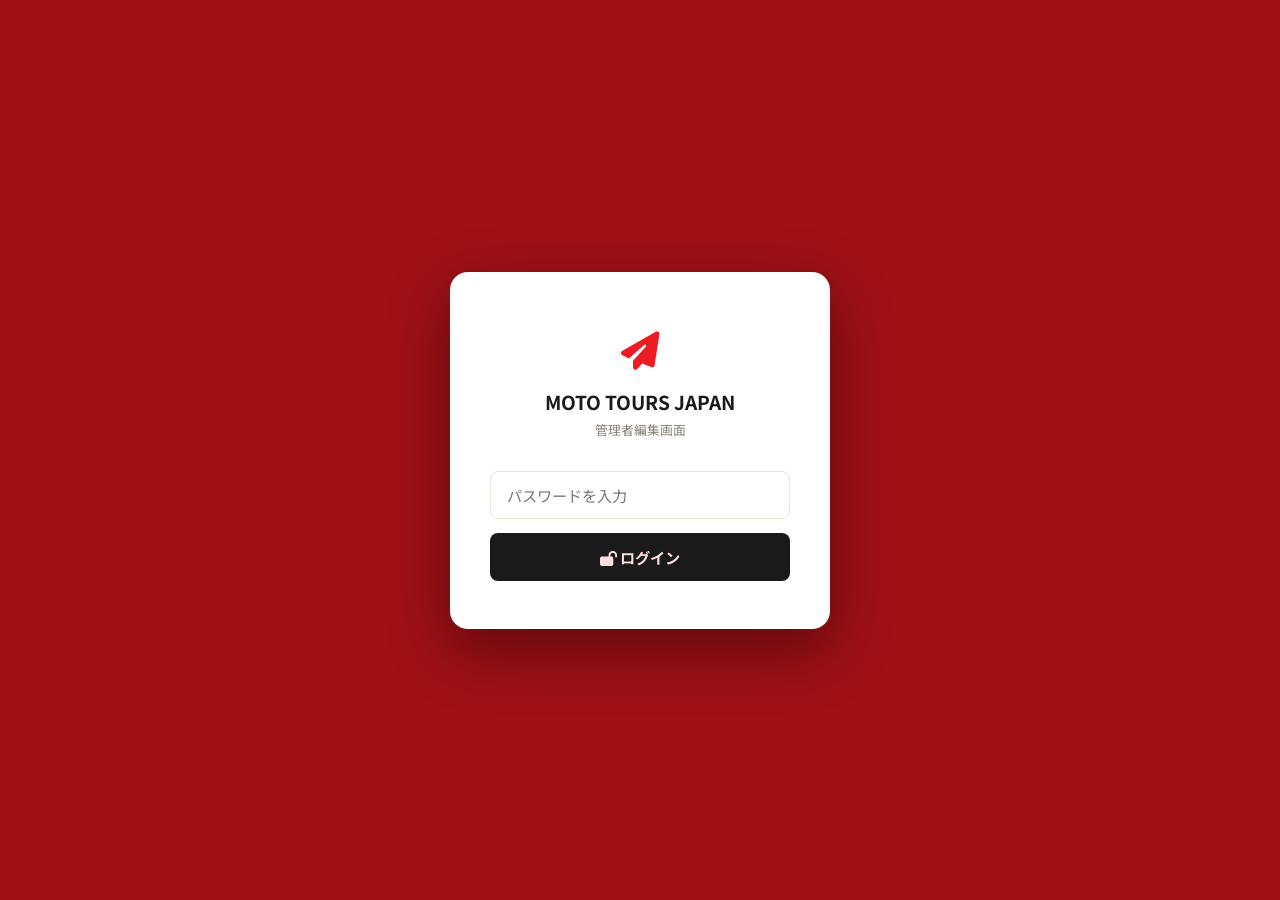
<file: admin.html>
<!DOCTYPE html>
<html lang="ja">
<head>
<meta charset="UTF-8">
<meta name="viewport" content="width=device-width,initial-scale=1.0">
<title>管理者編集画面 | MOTO TOURS JAPAN</title>
<link rel="preconnect" href="https://fonts.googleapis.com">
<link href="https://fonts.googleapis.com/css2?family=Noto+Sans+JP:wght@400;500;700&display=swap" rel="stylesheet">
<link rel="stylesheet" href="https://cdnjs.cloudflare.com/ajax/libs/font-awesome/6.5.0/css/all.min.css">
<script src="tour-data.js"></script>
<style>
*,*::before,*::after{box-sizing:border-box;margin:0;padding:0}
body{font-family:'Noto Sans JP',sans-serif;background:#9e1016;color:#1A1A2E;min-height:100vh}
/* ── Login ── */
#loginScreen{display:flex;align-items:center;justify-content:center;min-height:100vh;padding:20px}
.login-card{background:#fff;border-radius:18px;padding:48px 40px;width:100%;max-width:380px;text-align:center;box-shadow:0 20px 60px rgba(0,0,0,.4)}
.login-logo{font-size:2.4rem;color:#ed1b23;margin-bottom:12px}
.login-title{font-size:1.2rem;font-weight:700;color:#1A1A1A;margin-bottom:4px}
.login-sub{font-size:.8rem;color:#8A8478;margin-bottom:32px}
.login-input{width:100%;padding:12px 16px;border:1.5px solid #E8E2D8;border-radius:8px;font-size:.95rem;font-family:inherit;outline:none;transition:border-color .2s}
.login-input:focus{border-color:#ed1b23}
.login-btn{width:100%;margin-top:14px;padding:13px;background:#1A1A1A;color:#FFDDDD;border:none;border-radius:8px;font-size:.95rem;font-weight:700;cursor:pointer;font-family:inherit;transition:background .2s}
.login-btn:hover{background:#333333}
.login-err{margin-top:12px;font-size:.82rem;color:#9B1B1B;display:none}
/* ── Admin Layout ── */
#adminScreen{display:none;min-height:100vh;background:#F5F3EF}
.admin-topbar{background:#1A1A1A;min-height:56px;display:flex;flex-wrap:wrap;align-items:center;gap:10px 16px;padding:10px 24px;position:sticky;top:0;z-index:100;box-shadow:0 2px 12px rgba(0,0,0,.3)}
.admin-topbar-left{display:flex;align-items:center;gap:12px;color:#FFDDDD;font-weight:700;font-size:.95rem;flex-shrink:0;white-space:nowrap}
.admin-topbar-left i{color:#ed1b23}
.admin-lang-tabs{flex-shrink:0;display:flex}
.admin-lang-tab{flex-shrink:0;white-space:nowrap}
.admin-actions{display:flex;flex-wrap:wrap;gap:8px;flex-shrink:0;margin-left:auto}
.btn{padding:7px 16px;border-radius:7px;font-size:.8rem;font-weight:700;cursor:pointer;border:none;font-family:inherit;transition:opacity .2s;white-space:nowrap;flex-shrink:0}
.btn:hover{opacity:.85}
.btn-gold{background:#fff;color:#ed1b23;border:1.5px solid #ed1b23}
.btn-navy{background:rgba(255,255,255,.12);color:#FFDDDD;border:1px solid rgba(255,255,255,.2)}
.btn-red{background:#9B1B1B;color:#fff}
.admin-body{display:flex;height:calc(100vh - 56px)}
/* Sidebar */
.admin-sidebar{width:220px;flex-shrink:0;background:#fff;border-right:1px solid #E8E2D8;overflow-y:auto;padding:16px 0}
.sidebar-section{padding:6px 16px;font-size:.68rem;font-weight:700;color:#8A8478;letter-spacing:.1em;text-transform:uppercase;margin-top:12px}
.sidebar-item{display:flex;align-items:center;gap:10px;padding:10px 18px;font-size:.83rem;cursor:pointer;transition:all .2s;border-left:3px solid transparent;color:#5A5650}
.sidebar-item:hover{background:#FFF5F5;color:#1A1A1A}
.sidebar-item.active{background:#FFF0F0;color:#c5151b;border-left-color:#ed1b23;font-weight:700}
.sidebar-item i{width:16px;text-align:center;font-size:.85em}
/* Main */
.admin-main{flex:1;overflow-y:auto;padding:28px 32px}
.tab-panel{display:none}
.tab-panel.active{display:block}
.panel-title{font-size:1.2rem;font-weight:700;color:#1A1A1A;margin-bottom:24px;padding-bottom:12px;border-bottom:2px solid #FFDDDD;display:flex;align-items:center;gap:10px}
.panel-title i{color:#ed1b23}
/* Form */
.form-group{margin-bottom:18px}
.form-label{display:block;font-size:.78rem;font-weight:700;color:#5A5650;letter-spacing:.05em;margin-bottom:5px;text-transform:uppercase}
.form-input,.form-textarea,.form-select{width:100%;padding:10px 14px;border:1.5px solid #E8E2D8;border-radius:8px;font-size:.88rem;font-family:inherit;color:#1A1A2E;background:#fff;outline:none;transition:border-color .2s}
.form-input:focus,.form-textarea:focus{border-color:#ed1b23}
.form-textarea{resize:vertical;min-height:80px;line-height:1.6}
.form-grid{display:grid;grid-template-columns:1fr 1fr;gap:14px}
.form-grid-3{display:grid;grid-template-columns:1fr 1fr 1fr;gap:12px}
/* Dynamic list */
.dyn-list{display:flex;flex-direction:column;gap:8px;margin-bottom:10px}
.dyn-row{display:flex;gap:8px;align-items:flex-start}
.dyn-row input,.dyn-row textarea{flex:1;padding:8px 12px;border:1.5px solid #E8E2D8;border-radius:7px;font-size:.84rem;font-family:inherit;outline:none;transition:border-color .2s}
.dyn-row input:focus,.dyn-row textarea:focus{border-color:#ed1b23}
.dyn-row textarea{min-height:64px;resize:vertical;line-height:1.5}
.btn-remove{width:32px;height:32px;border-radius:7px;border:none;background:#FEE2E2;color:#9B1B1B;cursor:pointer;font-size:.85rem;display:flex;align-items:center;justify-content:center;flex-shrink:0;transition:background .2s;margin-top:2px}
.btn-remove:hover{background:#FECACA}
.btn-add{display:inline-flex;align-items:center;gap:6px;padding:8px 14px;border:1.5px dashed #ed1b23;color:#c5151b;background:none;border-radius:7px;font-size:.8rem;font-weight:600;cursor:pointer;font-family:inherit;transition:all .2s}
.btn-add:hover{background:#FFF0F0}
/* Schedule item row */
.sched-item{background:#FFF5F5;border:1px solid #E8E2D8;border-radius:10px;padding:14px;margin-bottom:10px;position:relative}
.sched-item-header{display:flex;align-items:center;gap:8px;margin-bottom:10px}
.sched-item-handle{color:#ed1b23;font-size:.85rem;cursor:default}
.sched-item-title{font-size:.8rem;font-weight:700;color:#1A1A1A;flex:1}
.checklist-group{background:#FFF5F5;border:1px solid #E8E2D8;border-radius:10px;padding:16px;margin-bottom:12px}
.cg-header{font-size:.85rem;font-weight:700;color:#1A1A1A;margin-bottom:12px;display:flex;align-items:center;gap:8px}
/* Badge editor */
.badge-select{padding:5px 10px;border:1.5px solid #E8E2D8;border-radius:7px;font-size:.8rem;font-family:inherit;outline:none}
.hl-toggle{display:flex;align-items:center;gap:6px;font-size:.8rem;color:#5A5650;cursor:pointer}
.hl-toggle input{accent-color:#ed1b23;cursor:pointer}
/* Preview notice */
.preview-notice{background:#FFF0F0;border:1px solid #FFDDDD;border-radius:10px;padding:16px 20px;font-size:.84rem;color:#9e1016;margin-bottom:24px;display:flex;align-items:flex-start;gap:10px}
.preview-notice i{color:#ed1b23;margin-top:2px;flex-shrink:0}
/* Saved toast */
#toast{position:fixed;bottom:24px;right:24px;background:#1A1A1A;color:#FFDDDD;padding:12px 20px;border-radius:10px;font-size:.85rem;font-weight:600;box-shadow:0 4px 16px rgba(0,0,0,.3);display:none;align-items:center;gap:8px;z-index:9999}
#toast.show{display:flex}
#toast i{color:#ed1b23}
/* Icon field / picker */
.icon-field{display:inline-block}
.icon-picker-btn{display:flex;align-items:center;gap:10px;width:100%;padding:9px 12px;background:#fff;border:1.5px solid #E8E2D8;border-radius:8px;cursor:pointer;font-family:inherit;font-size:.82rem;color:#1A1A2E;text-align:left}
.icon-picker-btn:hover{border-color:#ed1b23}
.icon-picker-btn i{width:20px;text-align:center;color:#ed1b23;font-size:1rem;flex-shrink:0}
.icon-picker-btn-label{overflow:hidden;text-overflow:ellipsis;white-space:nowrap;color:#5A5650;font-size:.76rem}
.icon-modal-overlay{display:none;position:fixed;inset:0;background:rgba(20,20,20,.55);z-index:10000;align-items:center;justify-content:center;padding:20px}
.icon-modal-overlay.show{display:flex}
.icon-modal{background:#fff;border-radius:14px;width:100%;max-width:560px;max-height:82vh;display:flex;flex-direction:column;overflow:hidden;box-shadow:0 20px 60px rgba(0,0,0,.3)}
.icon-modal-head{padding:16px 20px;border-bottom:1px solid #E8E2D8;display:flex;align-items:center;gap:10px}
.icon-modal-head input{flex:1;padding:9px 14px;border:1.5px solid #E8E2D8;border-radius:8px;font-size:.85rem;font-family:inherit;outline:none}
.icon-modal-head input:focus{border-color:#ed1b23}
.icon-modal-close{background:none;border:none;font-size:1.1rem;color:#8A8478;cursor:pointer;padding:4px 8px}
.icon-modal-body{padding:16px 20px;overflow-y:auto;flex:1}
.icon-grid{display:grid;grid-template-columns:repeat(auto-fill,minmax(84px,1fr));gap:8px}
.icon-grid-btn{display:flex;flex-direction:column;align-items:center;gap:6px;padding:10px 6px;border:1.5px solid #E8E2D8;border-radius:8px;background:#fff;cursor:pointer;font-family:inherit}
.icon-grid-btn:hover{border-color:#ed1b23;background:#FFF5F5}
.icon-grid-btn.active{border-color:#ed1b23;background:#FFF0F0}
.icon-grid-btn i{font-size:1.15rem;color:#ed1b23}
.icon-grid-btn span{font-size:.66rem;color:#5A5650;text-align:center;line-height:1.3;overflow:hidden;text-overflow:ellipsis;white-space:nowrap;max-width:100%}
.icon-modal-foot{padding:12px 20px;border-top:1px solid #E8E2D8;display:flex;justify-content:space-between;align-items:center;gap:10px}
.icon-edit-link{background:none;border:none;color:#c5151b;font-size:.78rem;font-weight:700;cursor:pointer;font-family:inherit;text-decoration:underline}
.icon-manage-list{display:flex;flex-direction:column;gap:8px;margin-bottom:14px}
.icon-manage-row{display:flex;align-items:center;gap:10px;padding:8px 10px;border:1px solid #E8E2D8;border-radius:8px}
.icon-manage-row i{width:20px;text-align:center;color:#ed1b23}
.icon-manage-row .im-label{flex:1;font-size:.8rem;color:#1A1A2E}
.icon-manage-row .im-class{font-size:.7rem;color:#8A8478;font-family:monospace}
.icon-manage-add{display:flex;gap:8px;flex-wrap:wrap;padding-top:10px;border-top:1px dashed #E8E2D8}
.icon-manage-add input{flex:1;min-width:120px;padding:8px 10px;border:1.5px solid #E8E2D8;border-radius:7px;font-size:.78rem;font-family:inherit}
</style>
</head>
<body>

<!-- ===== LOGIN ===== -->
<div id="loginScreen">
  <div class="login-card">
    <div class="login-logo"><i class="fa-solid fa-paper-plane"></i></div>
    <div class="login-title">MOTO TOURS JAPAN</div>
    <div class="login-sub">管理者編集画面</div>
    <input type="password" id="pwInput" class="login-input" placeholder="パスワードを入力" autocomplete="current-password">
    <button class="login-btn" onclick="doLogin()"><i class="fa-solid fa-lock-open"></i> ログイン</button>
    <div class="login-err" id="loginErr"><i class="fa-solid fa-circle-exclamation"></i> パスワードが正しくありません</div>
  </div>
</div>

<!-- ===== ADMIN ===== -->
<div id="adminScreen">
  <div class="admin-topbar">
    <div class="admin-topbar-left">
      <i class="fa-solid fa-paper-plane"></i>
      MOTO TOURS JAPAN ── 管理者編集画面
    </div>
    <div class="admin-lang-tabs" id="adminLangTabs" style="display:flex;gap:4px;background:rgba(255,255,255,.08);border-radius:8px;padding:4px">
      <button type="button" class="admin-lang-tab" data-lang="ja" onclick="switchAdminLang('ja')" style="padding:6px 14px;border:none;border-radius:6px;font-size:.78rem;font-weight:700;cursor:pointer;font-family:inherit;background:#ed1b23;color:#fff">日本語</button>
      <button type="button" class="admin-lang-tab" data-lang="en" onclick="switchAdminLang('en')" style="padding:6px 14px;border:none;border-radius:6px;font-size:.78rem;font-weight:700;cursor:pointer;font-family:inherit;background:none;color:rgba(255,255,255,.7)">English</button>
      <button type="button" class="admin-lang-tab" data-lang="zh" onclick="switchAdminLang('zh')" style="padding:6px 14px;border:none;border-radius:6px;font-size:.78rem;font-weight:700;cursor:pointer;font-family:inherit;background:none;color:rgba(255,255,255,.7)">繁體中文</button>
    </div>
    <div class="admin-actions">
      <button class="btn btn-navy" onclick="window.open('index.html','_blank')"><i class="fa-solid fa-eye"></i> プレビュー</button>
      <button class="btn btn-gold" onclick="saveData()"><i class="fa-solid fa-floppy-disk"></i> 保存</button>
      <button class="btn btn-gold" onclick="exportFile()" style="background:#fff;color:#c5151b;border-color:#c5151b"><i class="fa-solid fa-download"></i> tour-data.js を書き出す</button>
      <button class="btn btn-red" onclick="clearOverride()"><i class="fa-solid fa-rotate-left"></i> リセット</button>
      <button class="btn btn-navy" onclick="doLogout()"><i class="fa-solid fa-right-from-bracket"></i> ログアウト</button>
    </div>
  </div>

  <div class="admin-body">
    <!-- Sidebar -->
    <div class="admin-sidebar">
      <div class="sidebar-section">基本設定</div>
      <div class="sidebar-item active" onclick="showTab('basic')"><i class="fa-solid fa-circle-info"></i> 基本情報</div>
      <div class="sidebar-item" onclick="showTab('meeting')"><i class="fa-solid fa-clock"></i> 集合・解散</div>
      <div class="sidebar-item" onclick="showTab('guide')"><i class="fa-solid fa-user-tie"></i> 添乗員・ご挨拶</div>
      <div class="sidebar-item" onclick="showTab('include')"><i class="fa-solid fa-list-check"></i> 含まれるもの</div>
      <div class="sidebar-item" onclick="showTab('quicklinks')"><i class="fa-solid fa-compass"></i> しおりコンテンツ</div>
      <div class="sidebar-section">行程</div>
      <div class="sidebar-item" onclick="showTab('day1')"><i class="fa-solid fa-sun"></i> Day 1 行程</div>
      <div class="sidebar-item" onclick="showTab('day2')"><i class="fa-solid fa-star"></i> Day 2 行程</div>
      <div id="extraDayNavItems"></div>
      <div class="sidebar-item" id="addDayNavBtn" onclick="addDayPanel()" style="color:#ed1b23"><i class="fa-solid fa-plus"></i> 行程日を追加</div>
      <div class="sidebar-item" onclick="showTab('hotel')"><i class="fa-solid fa-hotel"></i> 宿泊施設</div>
      <div class="sidebar-item" onclick="showTab('vehicle')"><i class="fa-solid fa-motorcycle"></i> 車両情報</div>
      <div class="sidebar-item" onclick="showTab('highlights')"><i class="fa-solid fa-sparkles"></i> ハイライト</div>
      <div class="sidebar-section">注意事項</div>
      <div class="sidebar-item" onclick="showTab('checklist')"><i class="fa-solid fa-suitcase-rolling"></i> 持ち物リスト</div>
      <div class="sidebar-item" onclick="showTab('tips')"><i class="fa-solid fa-lightbulb"></i> Travel Tips</div>
      <div class="sidebar-section">会社情報</div>
      <div class="sidebar-item" onclick="showTab('emergency')"><i class="fa-solid fa-phone-volume"></i> 緊急連絡先</div>
      <div class="sidebar-item" onclick="showTab('goods')"><i class="fa-solid fa-bag-shopping"></i> グッズ</div>
      <div class="sidebar-item" onclick="showTab('company')"><i class="fa-solid fa-building"></i> 会社概要</div>
      <div class="sidebar-section">ツアー後</div>
      <div class="sidebar-item" onclick="showTab('posttour')"><i class="fa-solid fa-camera-retro"></i> ツアー後コンテンツ</div>
      <div class="sidebar-section">ツール</div>
      <div class="sidebar-item" onclick="showTab('urlgen')"><i class="fa-solid fa-link"></i> URLリンク生成</div>
      <div class="sidebar-item" onclick="showTab('vehiclecatalog')"><i class="fa-solid fa-motorcycle"></i> 車両カタログ管理</div>
    </div>

    <!-- Main -->
    <div class="admin-main">
      <div class="preview-notice">
        <i class="fa-solid fa-circle-info"></i>
        <div>「<strong>保存</strong>」ボタンでブラウザ内に一時保存されます。「<strong>プレビュー</strong>」で確認後、「<strong>tour-data.js を書き出す</strong>」でファイルをダウンロードし、サーバーの <code>tour-data.js</code> と差し替えると本番反映されます。</div>
      </div>
      <div class="preview-notice" style="background:#FFF8EC;border-color:#F5C97A;color:#7A4500">
        <i class="fa-solid fa-language" style="color:#B86A00"></i>
        <div>画面右上の<strong>「日本語 / English / 繁體中文」タブ</strong>で編集する言語を切り替えられます。タブを切り替えても、画像・URL・電話番号などの共通項目は1つだけ保持され、言語ごとに分かれているのは文章のみです。<br><strong>日本語タブで保存すると、変更した文章は自動翻訳でEnglish・繁體中文にも反映されます。</strong>English・繁體中文タブで直接文章を手直しすると、その項目はその後の自動翻訳で上書きされなくなります（個別編集が優先されます）。</div>
      </div>

      <!-- ── 基本情報 ── -->
      <div id="tab-basic" class="tab-panel active">
        <div class="panel-title"><i class="fa-solid fa-circle-info"></i> 基本情報</div>
        <div class="form-grid">
          <div class="form-group" style="grid-column:1/-1"><label class="form-label">ツアータイトル</label><input id="f_tourTitle" class="form-input"></div>
          <div class="form-group" style="grid-column:1/-1"><label class="form-label">サブタイトル</label><input id="f_tourSubtitle" class="form-input"></div>
          <div class="form-group"><label class="form-label">参加人数</label><input id="f_participantCount" class="form-input"></div>
          <div class="form-group"><label class="form-label">旅行日程・開始日</label><input type="date" id="f_tourDateStart" class="form-input"></div>
          <div class="form-group"><label class="form-label">旅行日程・終了日</label><input type="date" id="f_tourDateEnd" class="form-input"></div>
          <div class="form-group"><label class="form-label">エリア</label><input id="f_area" class="form-input"></div>
        </div>
        <div style="font-size:.82rem;font-weight:700;color:#1A1A1A;margin:20px 0 12px;padding:8px 14px;background:#EFF3FA;border-radius:8px;border-left:4px solid #ed1b23">
          <i class="fa-solid fa-image" style="color:#ed1b23"></i>&ensp;ヒーロー背景画像（ツアータイトルの背景）
        </div>
        <div style="display:flex;gap:16px;align-items:flex-start;flex-wrap:wrap">
          <!-- プレビュー -->
          <div id="heroBgPreview" style="width:180px;height:100px;border-radius:10px;border:1.5px dashed #C0C0C0;background:#F4F2EF;overflow:hidden;flex-shrink:0;display:flex;align-items:center;justify-content:center;color:#aaa;font-size:.75rem;text-align:center;line-height:1.5">
            <span><i class="fa-solid fa-image" style="font-size:1.4rem;display:block;margin-bottom:4px"></i>プレビュー</span>
          </div>
          <div style="flex:1;min-width:200px">
            <div style="display:flex;gap:8px;margin-bottom:10px">
              <button type="button" id="heroBgClearBtn" onclick="clearHeroBg()" style="padding:8px 14px;background:#fff;color:#9B1B1B;border:1.5px solid #9B1B1B;border-radius:7px;font-size:.8rem;font-weight:700;cursor:pointer;font-family:inherit;display:none">
                <i class="fa-solid fa-xmark"></i> 削除
              </button>
            </div>
            <div style="font-size:.75rem;color:#5A5650;line-height:1.7;margin-bottom:10px">
              JPG・PNG・WEBP 対応。<strong>横長画像（16:9など）</strong>が最適です。<br>
              画像の上に半透明の赤いオーバーレイをかけ、文字が読みやすくなるよう自動調整されます。
            </div>
            <label class="form-label">ファイルパスを入力（images フォルダに写真をアップロードしてください）</label>
            <input id="f_heroBgPath" class="form-input" placeholder="例：images/hero-bg.jpg" oninput="onHeroBgPathInput(this)" style="font-family:monospace;font-size:.78rem">
            <div style="font-size:.7rem;color:#8A8478;margin-top:4px">GitHubの images フォルダに写真をアップロードしてから、上の欄にそのファイル名（パス）を入力してください。同じファイル名で写真を差し替えると、この欄を変えなくても自動的に新しい写真に切り替わります。</div>
          </div>
        </div>
        <div class="form-group" style="margin-top:16px">
          <label class="form-label">ヒーロー動画URL（任意・上級者向け）</label>
          <input id="f_heroVideoUrl" class="form-input" placeholder="例：images/hero-video.mp4 または https://…/video.mp4">
          <div style="font-size:.72rem;color:#8A8478;margin-top:5px">
            走行シーンなどの短い動画（mp4）をトップページの背景に自動再生（音声なし・ループ）で表示します。設定するとヒーロー背景画像より優先されます。動画ファイルはサーバーの images フォルダ等に別途アップロードしてから、そのパスをここに入力してください（データ容量を抑えるため、動画ファイル自体はこの画面からはアップロードできません）。空欄なら通常通り背景画像が表示されます。
          </div>
        </div>
      </div>

      <!-- ── 集合・解散 ── -->
      <div id="tab-meeting" class="tab-panel">
        <div class="panel-title"><i class="fa-solid fa-clock"></i> 集合・解散情報</div>
        <div class="form-grid">
          <div class="form-group"><label class="form-label">集合場所</label><input id="f_meetPlace" class="form-input"></div>
          <div class="form-group"><label class="form-label">集合場所（詳細）</label><input id="f_meetPlaceDetail" class="form-input"></div>
          <div class="form-group"><label class="form-label">集合日付</label><input type="date" id="f_meetDate" class="form-input"></div>
          <div class="form-group"><label class="form-label">集合時間</label><input type="time" step="300" id="f_meetTime" class="form-input"></div>
          <div class="form-group"><label class="form-label">解散場所</label><input id="f_endPlace" class="form-input"></div>
          <div class="form-group"><label class="form-label">解散予定日</label><input type="date" id="f_endDateISO" class="form-input"></div>
          <div class="form-group"><label class="form-label">解散予定時刻</label><input type="time" id="f_endTimeOnly" class="form-input" step="300"></div>
          <div class="form-group" style="grid-column:1/-1"><label class="form-label">集合に関する注記</label><input id="f_meetNote" class="form-input"></div>
        </div>
        <!-- カウントダウン・天気予報 -->
        <div style="font-size:.82rem;font-weight:700;color:#1A1A1A;margin:20px 0 12px;padding:8px 14px;background:#EFF3FA;border-radius:8px;border-left:4px solid #2C3E6B">
          <i class="fa-solid fa-cloud-sun" style="color:#2C3E6B"></i>&ensp;出発カウントダウン・天気予報（任意設定）
        </div>
        <div style="background:#EFF3FA;border:1.5px solid #C7D3E8;border-radius:10px;padding:18px 20px;margin-bottom:20px">
          <div style="font-size:.78rem;color:#5A5650;line-height:1.7;margin-bottom:14px">
            設定するとトップページに「出発まであと◯日」のカウントダウンと、出発日直前（16日以内）の天気予報が自動表示されます。空欄のままなら何も表示されません。緯度・経度はGoogleマップで集合場所を右クリックすると数値が表示されます。
          </div>
          <div class="form-grid">
            <div class="form-group">
              <label class="form-label">集合日（カウントダウン用）</label>
              <input type="date" id="f_meetDateISO" class="form-input">
            </div>
            <div class="form-group">
              <label class="form-label">ツアー最終日</label>
              <input type="date" id="f_tourEndDateISO" class="form-input">
            </div>
            <div class="form-group">
              <label class="form-label">集合場所の緯度</label>
              <input id="f_meetLat" class="form-input" placeholder="例：35.1234">
            </div>
            <div class="form-group">
              <label class="form-label">集合場所の経度</label>
              <input id="f_meetLng" class="form-input" placeholder="例：139.1234">
            </div>
          </div>
        </div>
        <!-- 送迎情報 -->
        <div style="font-size:.82rem;font-weight:700;color:#1A1A1A;margin:20px 0 12px;padding:8px 14px;background:#FFF8EC;border-radius:8px;border-left:4px solid #B86A00">
          <i class="fa-solid fa-van-shuttle" style="color:#B86A00"></i>&ensp;送迎情報
        </div>
        <div style="background:#FFF8EC;border:1.5px solid #F5C97A;border-radius:10px;padding:18px 20px;margin-bottom:20px">
          <label class="hl-toggle" style="margin-bottom:14px;font-size:.85rem;font-weight:700;color:#7A4500">
            <input type="checkbox" id="f_shuttleEnabled" style="accent-color:#B86A00;cursor:pointer;width:16px;height:16px">
            &ensp;送迎情報を表示する
          </label>
          <div class="form-grid" style="margin-bottom:12px">
            <div class="form-group" style="grid-column:1/-1">
              <label class="form-label">説明文</label>
              <textarea id="f_shuttleNote" class="form-textarea" style="min-height:64px" placeholder="例：集合場所までの送迎をご希望の方は事前にお申し込みください。"></textarea>
            </div>
            <div class="form-group">
              <label class="form-label"><i class="fa-solid fa-calendar-check" style="color:#B86A00"></i>&ensp;申込締切</label>
              <input id="f_shuttleDeadline" class="form-input" placeholder="例：出発3日前まで">
            </div>
            <div class="form-group">
              <label class="form-label"><i class="fa-solid fa-phone" style="color:#B86A00"></i>&ensp;連絡先・申込方法</label>
              <input id="f_shuttleContact" class="form-input" placeholder="例：ツアー担当まで電話またはメールでご連絡ください">
            </div>
          </div>
          <div style="font-size:.8rem;font-weight:700;color:#7A4500;margin-bottom:8px"><i class="fa-solid fa-bus"></i>&ensp;ピックアップ場所</div>
          <div id="shuttlePickupsList"></div>
          <button class="btn-add" onclick="addShuttlePickup()" style="border-color:#B86A00;color:#7A4500"><i class="fa-solid fa-plus"></i> ピックアップ場所を追加</button>
        </div>

        <!-- アイコン・カラー設定 -->
        <div style="font-size:.82rem;font-weight:700;color:#1A1A1A;margin:4px 0 12px;padding:8px 14px;background:#EFF3FA;border-radius:8px;border-left:4px solid #ed1b23">
          <i class="fa-solid fa-icons" style="color:#ed1b23"></i>&ensp;アイコン・カラー設定
        </div>
        <div style="font-size:.75rem;color:#5A5650;margin-bottom:14px;line-height:1.7">
          アイコンは <a href="https://fontawesome.com/icons" target="_blank" style="color:#ed1b23">Font Awesome</a> のクラス名を入力してください。例：<code style="background:#f0f0f0;border-radius:3px;padding:1px 5px">fa-solid fa-flag-checkered</code>
        </div>
        <div style="display:grid;grid-template-columns:1fr 1fr 1fr;gap:14px;margin-bottom:24px">

          <!-- 集合場所カード -->
          <div style="background:#FFF5F5;border:1px solid #E8E2D8;border-radius:10px;padding:14px">
            <div style="font-size:.78rem;font-weight:700;color:#1A1A1A;margin-bottom:12px;display:flex;align-items:center;gap:8px">
              <span id="meetCardPreview" style="width:40px;height:40px;border-radius:10px;background:#9e1016;display:flex;align-items:center;justify-content:center;font-size:1.2rem;color:#fff;flex-shrink:0"><i class="fa-solid fa-flag-checkered"></i></span>
              集合場所
            </div>
            <div class="form-group">
              <label class="form-label">アイコン</label>
              <span id="f_meetIcon_container"></span>
            </div>
            <div class="form-group" style="margin-bottom:0">
              <label class="form-label">背景色</label>
              <div style="display:flex;gap:8px;align-items:center">
                <input type="color" id="f_meetIconColorPicker" value="#9e1016" style="width:36px;height:32px;border:1px solid #D0D9EC;border-radius:6px;cursor:pointer;padding:2px;flex-shrink:0" oninput="syncMeetColor('meet')">
                <input id="f_meetIconColor" class="form-input" value="#9e1016" placeholder="#9e1016" style="font-family:monospace" oninput="syncMeetColorText('meet')">
              </div>
            </div>
          </div>

          <!-- 集合日時カード -->
          <div style="background:#FFF5F5;border:1px solid #E8E2D8;border-radius:10px;padding:14px">
            <div style="font-size:.78rem;font-weight:700;color:#1A1A1A;margin-bottom:12px;display:flex;align-items:center;gap:8px">
              <span id="dateCardPreview" style="width:40px;height:40px;border-radius:10px;background:#9e1016;display:flex;align-items:center;justify-content:center;font-size:1.2rem;color:#fff;flex-shrink:0"><i class="fa-solid fa-clock"></i></span>
              集合日時
            </div>
            <div class="form-group">
              <label class="form-label">アイコン</label>
              <span id="f_dateIcon_container"></span>
            </div>
            <div class="form-group" style="margin-bottom:0">
              <label class="form-label">背景色</label>
              <div style="display:flex;gap:8px;align-items:center">
                <input type="color" id="f_dateIconColorPicker" value="#9e1016" style="width:36px;height:32px;border:1px solid #D0D9EC;border-radius:6px;cursor:pointer;padding:2px;flex-shrink:0" oninput="syncMeetColor('date')">
                <input id="f_dateIconColor" class="form-input" value="#9e1016" placeholder="#9e1016" style="font-family:monospace" oninput="syncMeetColorText('date')">
              </div>
            </div>
          </div>

          <!-- 解散場所カード -->
          <div style="background:#FFF5F5;border:1px solid #E8E2D8;border-radius:10px;padding:14px">
            <div style="font-size:.78rem;font-weight:700;color:#1A1A1A;margin-bottom:12px;display:flex;align-items:center;gap:8px">
              <span id="endCardPreview" style="width:40px;height:40px;border-radius:10px;background:#9e1016;display:flex;align-items:center;justify-content:center;font-size:1.2rem;color:#fff;flex-shrink:0"><i class="fa-solid fa-circle-check"></i></span>
              解散場所
            </div>
            <div class="form-group">
              <label class="form-label">アイコン</label>
              <span id="f_endIcon_container"></span>
            </div>
            <div class="form-group" style="margin-bottom:0">
              <label class="form-label">背景色</label>
              <div style="display:flex;gap:8px;align-items:center">
                <input type="color" id="f_endIconColorPicker" value="#9e1016" style="width:36px;height:32px;border:1px solid #D0D9EC;border-radius:6px;cursor:pointer;padding:2px;flex-shrink:0" oninput="syncMeetColor('end')">
                <input id="f_endIconColor" class="form-input" value="#9e1016" placeholder="#9e1016" style="font-family:monospace" oninput="syncMeetColorText('end')">
              </div>
            </div>
          </div>

        </div>
        <div style="font-size:.82rem;font-weight:700;color:#1A1A1A;margin:20px 0 12px;padding:8px 14px;background:#EFF3FA;border-radius:8px;border-left:4px solid #ed1b23">
          <i class="fa-solid fa-map-location-dot" style="color:#ed1b23"></i>&ensp;Google マップ設定
        </div>
        <div style="font-size:.78rem;color:#5A5650;margin-bottom:14px;padding:0 2px;line-height:1.7">
          Google マップのURLをそのまま貼り付けると自動変換を試みます。変換できない場合は<br>
          Google マップ →「共有」→「<strong>地図を埋め込む</strong>」→ <code style="background:#f0f0f0;border-radius:3px;padding:1px 5px">src="…"</code> の値をコピーしてください。
        </div>
        <div class="form-grid">
          <div class="form-group" style="grid-column:1/-1">
            <label class="form-label"><i class="fa-solid fa-flag-checkered" style="color:#ed1b23"></i>&ensp;集合場所 マップURL</label>
            <div style="display:flex;gap:8px;align-items:stretch">
              <input id="f_meetMapUrl" class="form-input" style="flex:1" placeholder="任意のGoogle マップURLを貼り付け →「変換」" oninput="clearMapStatus('meetMapStatus');syncSameLocUrl()">
              <button type="button" onclick="tryConvert('f_meetMapUrl','meetMapStatus')" style="padding:0 16px;background:#ed1b23;color:#fff;border:none;border-radius:8px;font-size:.8rem;font-weight:700;cursor:pointer;white-space:nowrap;font-family:inherit;flex-shrink:0"><i class="fa-solid fa-wand-magic-sparkles"></i> 変換</button>
            </div>
            <div id="meetMapStatus" style="margin-top:6px;font-size:.78rem;display:none"></div>
          </div>
          <!-- 集合・解散が同じ場所のトグル -->
          <div class="form-group" style="grid-column:1/-1">
            <label class="hl-toggle" style="display:inline-flex;align-items:center;gap:8px;font-size:.85rem;font-weight:700;color:#5A5650;padding:10px 16px;background:#F0F7FF;border:1px solid #D0D9EC;border-radius:8px;cursor:pointer">
              <input type="checkbox" id="f_sameMeetEnd" style="accent-color:#ed1b23;cursor:pointer;width:16px;height:16px" onchange="toggleSameMeetEnd(this.checked)">
              <i class="fa-solid fa-link" style="color:#ed1b23"></i>
              集合場所と解散場所が同じ（マップを1枚にまとめる）
            </label>
          </div>
          <div class="form-group" style="grid-column:1/-1" id="endMapUrlGroup">
            <label class="form-label"><i class="fa-solid fa-circle-check" style="color:#ed1b23"></i>&ensp;解散場所 マップURL</label>
            <div style="display:flex;gap:8px;align-items:stretch">
              <input id="f_endMapUrl" class="form-input" style="flex:1" placeholder="任意のGoogle マップURLを貼り付け →「変換」" oninput="clearMapStatus('endMapStatus')">
              <button type="button" onclick="tryConvert('f_endMapUrl','endMapStatus')" style="padding:0 16px;background:#ed1b23;color:#fff;border:none;border-radius:8px;font-size:.8rem;font-weight:700;cursor:pointer;white-space:nowrap;font-family:inherit;flex-shrink:0"><i class="fa-solid fa-wand-magic-sparkles"></i> 変換</button>
            </div>
            <div id="endMapStatus" style="margin-top:6px;font-size:.78rem;display:none"></div>
          </div>
        </div>
      </div>

      <!-- ── 添乗員 ── -->
      <div id="tab-guide" class="tab-panel">
        <div class="panel-title"><i class="fa-solid fa-user-tie"></i> 担当添乗員・ご挨拶</div>
        <div style="font-size:.78rem;color:#5A5650;margin-bottom:16px;line-height:1.7">
          担当添乗員を1人以上登録できます。<strong>1人目のご挨拶文</strong>がホームページの挨拶欄に表示されます。
        </div>
        <div id="guidesList"></div>
        <button class="btn-add" onclick="addGuideItem()"><i class="fa-solid fa-plus"></i> 担乗員を追加</button>
      </div>

      <!-- ── 含まれるもの ── -->
      <div id="tab-include" class="tab-panel">
        <div class="panel-title"><i class="fa-solid fa-list-check"></i> 含まれるもの / 含まれないもの</div>
        <!-- 宿泊・食事 自動計算ツール -->
        <div style="background:#EFF3FA;border:1px solid #D0D9EC;border-radius:10px;padding:16px 18px;margin-bottom:24px">
          <div style="font-size:.82rem;font-weight:700;color:#1A1A1A;margin-bottom:14px"><i class="fa-solid fa-calculator" style="color:#ed1b23"></i>&ensp;宿泊・食事 自動計算</div>
          <div style="display:grid;grid-template-columns:repeat(4,1fr);gap:10px;margin-bottom:12px">
            <div class="form-group" style="margin:0">
              <label class="form-label">宿泊数（泊）</label>
              <input id="calc_nights" type="number" min="0" class="form-input" placeholder="例：2" oninput="autoCalcMeals()">
            </div>
            <div class="form-group" style="margin:0">
              <label class="form-label">朝食（回）</label>
              <input id="calc_breakfast" type="number" min="0" class="form-input">
            </div>
            <div class="form-group" style="margin:0">
              <label class="form-label">昼食（回）</label>
              <input id="calc_lunch" type="number" min="0" class="form-input">
            </div>
            <div class="form-group" style="margin:0">
              <label class="form-label">夕食（回）</label>
              <input id="calc_dinner" type="number" min="0" class="form-input">
            </div>
          </div>
          <button class="btn btn-gold" onclick="insertCalcItems()" style="font-size:.78rem"><i class="fa-solid fa-wand-magic-sparkles"></i>&ensp;宿泊費・食事を「含まれるもの」に自動挿入</button>
          <div style="font-size:.72rem;color:#8A8478;margin-top:8px;line-height:1.7">宿泊数を入力すると朝食・夕食回数が自動計算されます。昼食は必要に応じて手動入力してください。「自動挿入」で含まれるものリストに追加します。</div>
        </div>
        <div class="form-grid">
          <div>
            <div style="font-size:.82rem;font-weight:700;color:#2D6A4F;margin-bottom:10px;"><i class="fa-solid fa-check"></i> 含まれるもの</div>
            <div id="includesList" class="dyn-list"></div>
            <button class="btn-add" onclick="addItem('includesList')"><i class="fa-solid fa-plus"></i> 追加</button>
          </div>
          <div>
            <div style="font-size:.82rem;font-weight:700;color:#9B1B1B;margin-bottom:10px;"><i class="fa-solid fa-xmark"></i> 含まれないもの</div>
            <div id="excludesList" class="dyn-list"></div>
            <button class="btn-add" onclick="addItem('excludesList')"><i class="fa-solid fa-plus"></i> 追加</button>
          </div>
        </div>
      </div>

      <!-- ── しおりコンテンツ ── -->
      <div id="tab-quicklinks" class="tab-panel">
        <div class="panel-title"><i class="fa-solid fa-compass"></i> しおりのコンテンツ（ホームページ）</div>
        <div style="font-size:.78rem;color:#5A5650;margin-bottom:16px;line-height:1.7">
          ホーム画面の「しおりのコンテンツ」カードを編集できます。カードの順番・タイトル・説明文・リンク先・アイコン・色を変更できます。<br>
          アイコンは <a href="https://fontawesome.com/icons" target="_blank" style="color:#ed1b23">Font Awesome</a> のクラス名（例：<code style="background:#f0f0f0;border-radius:3px;padding:1px 5px">fa-solid fa-map</code>）を入力してください。
        </div>
        <div id="quickLinksItems"></div>
        <button class="btn-add" onclick="addQuickLink()"><i class="fa-solid fa-plus"></i> カードを追加</button>

        <!-- FAQ -->
        <div style="font-size:.82rem;font-weight:700;color:#1A1A1A;margin:32px 0 12px;padding:8px 14px;background:#EFF3FA;border-radius:8px;border-left:4px solid #ed1b23">
          <i class="fa-solid fa-circle-question" style="color:#ed1b23"></i>&ensp;よくある質問（FAQ）
        </div>
        <div style="font-size:.75rem;color:#5A5650;margin-bottom:14px;line-height:1.7">
          ホームページに表示するFAQを編集できます。登録したQ&Aはホームページの「よくある質問」セクションに表示されます。
        </div>
        <div id="faqItems"></div>
        <button class="btn-add" onclick="addFaqItem()"><i class="fa-solid fa-plus"></i> Q&A を追加</button>
      </div>

      <!-- ── Day 1 ── -->
      <div id="tab-day1" class="tab-panel">
        <div class="panel-title"><i class="fa-solid fa-sun"></i> Day 1 行程</div>
        <div class="form-grid" style="margin-bottom:20px">
          <div class="form-group"><label class="form-label">日付</label><input type="date" id="f_day1Date" class="form-input"></div>
          <div class="form-group"><label class="form-label">テーマ</label><input id="f_day1Theme" class="form-input"></div>
          <div class="form-group"><label class="form-label">アイコン（詳細行程の見出しに表示）</label><span id="f_day1Icon_container"></span></div>
          <div class="form-group map-url-row" style="grid-column:1/-1">
            <label class="form-label">Google Maps 埋め込みURL</label>
            <div style="display:flex;gap:8px;align-items:stretch">
              <input id="f_day1Map" class="form-input js-map-url-input" style="flex:1" placeholder="任意のGoogle マップURLを貼り付け →「変換」" oninput="clearMapStatusNear(this)">
              <button type="button" onclick="tryConvertNear(this)" style="padding:0 16px;background:#ed1b23;color:#fff;border:none;border-radius:8px;font-size:.8rem;font-weight:700;cursor:pointer;white-space:nowrap;font-family:inherit;flex-shrink:0"><i class="fa-solid fa-wand-magic-sparkles"></i> 変換</button>
            </div>
            <div class="js-map-url-status" style="margin-top:6px;font-size:.78rem;display:none"></div>
          </div>
        </div>
        <div style="font-size:.82rem;font-weight:700;color:#1A1A1A;margin-bottom:10px;">行程アイテム</div>
        <div id="day1Items"></div>
        <button class="btn-add" onclick="addSchedItem('day1Items','day1')"><i class="fa-solid fa-plus"></i> アイテム追加</button>
      </div>

      <!-- ── Day 2 ── -->
      <div id="tab-day2" class="tab-panel">
        <div class="panel-title"><i class="fa-solid fa-star"></i> Day 2 行程</div>
        <div class="form-grid" style="margin-bottom:20px">
          <div class="form-group"><label class="form-label">日付</label><input type="date" id="f_day2Date" class="form-input"></div>
          <div class="form-group"><label class="form-label">テーマ</label><input id="f_day2Theme" class="form-input"></div>
          <div class="form-group"><label class="form-label">アイコン（詳細行程の見出しに表示）</label><span id="f_day2Icon_container"></span></div>
          <div class="form-group map-url-row" style="grid-column:1/-1">
            <label class="form-label">Google Maps 埋め込みURL</label>
            <div style="display:flex;gap:8px;align-items:stretch">
              <input id="f_day2Map" class="form-input js-map-url-input" style="flex:1" placeholder="任意のGoogle マップURLを貼り付け →「変換」" oninput="clearMapStatusNear(this)">
              <button type="button" onclick="tryConvertNear(this)" style="padding:0 16px;background:#ed1b23;color:#fff;border:none;border-radius:8px;font-size:.8rem;font-weight:700;cursor:pointer;white-space:nowrap;font-family:inherit;flex-shrink:0"><i class="fa-solid fa-wand-magic-sparkles"></i> 変換</button>
            </div>
            <div class="js-map-url-status" style="margin-top:6px;font-size:.78rem;display:none"></div>
          </div>
        </div>
        <div style="font-size:.82rem;font-weight:700;color:#1A1A1A;margin-bottom:10px;">行程アイテム</div>
        <div id="day2Items"></div>
        <button class="btn-add" onclick="addSchedItem('day2Items','day2')"><i class="fa-solid fa-plus"></i> アイテム追加</button>
      </div>

      <!-- ── Day 3以降（ツアーの日数に応じて追加・削除） ── -->
      <div id="extraDayPanels"></div>

      <!-- ── 宿泊施設 ── -->
      <div id="tab-hotel" class="tab-panel">
        <div class="panel-title"><i class="fa-solid fa-hotel"></i> 宿泊施設情報</div>
        <!-- ホテル注記 -->
        <div class="form-group" style="margin-bottom:24px">
          <label class="form-label"><i class="fa-solid fa-circle-info" style="color:#ed1b23"></i>&ensp;ホテル共通注記（全体行程ページに表示されます）</label>
          <textarea id="f_hotelNote" class="form-textarea" style="min-height:72px" placeholder="例：チェックイン時に身分証明書のご提示が必要です。"></textarea>
          <div style="font-size:.72rem;color:#8A8478;margin-top:4px">空白にすると注記欄が非表示になります。</div>
        </div>
        <div id="hotelsList"></div>
        <button class="btn-add" onclick="addHotelItem()"><i class="fa-solid fa-plus"></i> 宿泊施設を追加</button>
      </div>

      <!-- ── 車両情報 ── -->
      <div id="tab-vehicle" class="tab-panel">
        <div class="panel-title"><i class="fa-solid fa-motorcycle"></i> 車両情報</div>
        <div style="background:#EFF3FA;border:1px solid #D0D9EC;border-radius:10px;padding:14px 18px;margin-bottom:20px;font-size:.82rem;color:#1A1A1A;line-height:1.7">
          <i class="fa-solid fa-circle-info" style="color:#ed1b23"></i>&ensp;
          車両IDを入力して「検索」を押すと、取り込み済みの車両カタログから諸元を自動入力します。
          カタログ未取り込みの場合は、先に「ツール＞車両カタログ管理」から取り込んでください。<br>
          検索は<strong>日本語タブ</strong>で行ってください（メーカー名などの項目は翻訳されない共通項目のため）。
        </div>
        <div id="vehiclesList"></div>
        <button class="btn-add" onclick="addVehicleItem()"><i class="fa-solid fa-plus"></i> 車両を追加</button>
      </div>

      <!-- ── ハイライト ── -->
      <div id="tab-highlights" class="tab-panel">
        <div class="panel-title"><i class="fa-solid fa-sparkles"></i> ツアーハイライト</div>
        <div style="background:#FFF8EC;border:1px solid #F5C97A;border-radius:10px;padding:12px 16px;margin-bottom:18px;font-size:.82rem;color:#7A4500;display:flex;align-items:flex-start;gap:8px">
          <i class="fa-solid fa-circle-info" style="flex-shrink:0;margin-top:2px"></i>
          <span>ハイライトは<strong>アイコン＋カラー</strong>のイラスト形式で表示されます。タイトル・説明文・アイコン・カラーを設定してください。アイコンは <a href="https://fontawesome.com/icons" target="_blank" style="color:#7A4500">Font Awesome</a> のクラス名を使用します。</span>
        </div>
        <div id="highlightsList"></div>
        <button class="btn-add" onclick="addHighlightItem()"><i class="fa-solid fa-plus"></i> ハイライト追加</button>
      </div>

      <!-- ── 持ち物リスト ── -->
      <div id="tab-checklist" class="tab-panel">
        <div class="panel-title"><i class="fa-solid fa-suitcase-rolling"></i> 持ち物チェックリスト</div>
        <p style="font-size:.82rem;color:#8A8478;margin-bottom:20px;">各グループのアイテムを編集できます。</p>
        <div id="checklistGroups"></div>
        <button class="btn-add" onclick="addChecklistGroup()"><i class="fa-solid fa-plus"></i> グループを追加</button>
      </div>

      <!-- ── Travel Tips ── -->
      <div id="tab-tips" class="tab-panel">
        <div class="panel-title"><i class="fa-solid fa-lightbulb"></i> Travel Tips</div>
        <div id="tipsList"></div>
        <button class="btn-add" onclick="addTipItem()"><i class="fa-solid fa-plus"></i> Tips追加</button>
      </div>

      <!-- ── 緊急連絡先 ── -->
      <div id="tab-emergency" class="tab-panel">
        <div class="panel-title"><i class="fa-solid fa-phone-volume"></i> 緊急連絡先</div>
        <div style="font-size:.84rem;font-weight:700;color:#1A1A1A;margin-bottom:10px;">弊社サポートセンター</div>
        <div class="form-grid" style="margin-bottom:24px">
          <div class="form-group"><label class="form-label">電話番号（フリーダイヤル）</label><input id="f_emgPhone" class="form-input"></div>
          <div class="form-group"><label class="form-label">対応時間</label><input id="f_emgHours" class="form-input"></div>
          <div class="form-group"><label class="form-label">住所</label><input id="f_emgAddress" class="form-input"></div>
          <div class="form-group"><label class="form-label">メール</label><input id="f_emgEmail" class="form-input"></div>
        </div>
        <div style="font-size:.84rem;font-weight:700;color:#1A1A1A;margin-bottom:10px;">その他の緊急連絡先</div>
        <div id="emgOthersList" class="dyn-list"></div>
        <button class="btn-add" onclick="addEmgOther()"><i class="fa-solid fa-plus"></i> 追加</button>

        <hr style="border:none;border-top:1px solid #E8E2D8;margin:28px 0">
        <div style="font-size:.84rem;font-weight:700;color:#1A1A1A;margin-bottom:6px;"><i class="fa-solid fa-list-ol" style="color:#ed1b23;margin-right:6px"></i>事故・緊急時の対応手順</div>
        <p style="font-size:.78rem;color:#8A8478;margin-bottom:14px;">「持ち物・注意事項」ページの対応手順に表示されます。</p>
        <div class="form-group" style="margin-bottom:16px">
          <label class="form-label">アラートメッセージ（赤帯のお知らせ文）</label>
          <textarea id="f_emgAlert" class="form-input" rows="2" style="resize:vertical"></textarea>
        </div>
        <div id="emgStepsList"></div>
        <button class="btn-add" onclick="addEmgStep()"><i class="fa-solid fa-plus"></i> 手順を追加</button>
      </div>

      <!-- ── グッズ ── -->
      <div id="tab-goods" class="tab-panel">
        <div class="panel-title"><i class="fa-solid fa-bag-shopping"></i> オリジナルグッズ</div>
        <div class="form-group"><label class="form-label">案内文（見出しの下に表示・任意）</label><textarea id="f_goodsNote" class="form-textarea" style="min-height:60px" placeholder="例：ご購入ご希望の方は事前にメールにてお申し出ください。"></textarea></div>
        <div id="goodsList"></div>
        <button class="btn-add" onclick="addGoodsItem()"><i class="fa-solid fa-plus"></i> グッズ追加</button>
      </div>

      <!-- ── 会社概要 ── -->
      <div id="tab-company" class="tab-panel">
        <div class="panel-title"><i class="fa-solid fa-building"></i> 会社概要</div>
        <div class="form-grid">
          <div class="form-group"><label class="form-label">会社名（日本語）</label><input id="f_coName" class="form-input"></div>
          <div class="form-group"><label class="form-label">会社名（英語）</label><input id="f_coNameEn" class="form-input"></div>
          <div class="form-group" style="grid-column:1/-1"><label class="form-label">住所</label><input id="f_coAddress" class="form-input"></div>
          <div class="form-group"><label class="form-label">代表電話</label><input id="f_coPhone" class="form-input"></div>
          <div class="form-group"><label class="form-label">FAX</label><input id="f_coFax" class="form-input"></div>
          <div class="form-group"><label class="form-label">営業時間</label><input id="f_coHours" class="form-input"></div>
          <div class="form-group"><label class="form-label">メール</label><input id="f_coEmail" class="form-input"></div>
          <div class="form-group"><label class="form-label">登録番号</label><input id="f_coReg" class="form-input"></div>
          <div class="form-group"><label class="form-label">加盟団体</label><input id="f_coAssoc" class="form-input"></div>
        </div>

        <!-- SNS -->
        <div style="font-size:.82rem;font-weight:700;color:#1A1A1A;margin:24px 0 12px;padding:8px 14px;background:#EFF3FA;border-radius:8px;border-left:4px solid #ed1b23">
          <i class="fa-solid fa-share-nodes" style="color:#ed1b23"></i>&ensp;公式SNS
        </div>
        <div style="font-size:.75rem;color:#5A5650;margin-bottom:14px;line-height:1.7">
          各SNSの公式URLを入力してください。URLを空にするとそのカードは非表示になります。<br>
          アイコンは <a href="https://fontawesome.com/icons?q=brands" target="_blank" style="color:#ed1b23">Font Awesome Brands</a> のクラス名（例：<code style="background:#f0f0f0;border-radius:3px;padding:1px 5px">fa-brands fa-instagram</code>）を使用します。
        </div>
        <div id="snsList"></div>
        <button class="btn-add" onclick="addSnsItem()"><i class="fa-solid fa-plus"></i> SNSを追加</button>
      </div>

      <!-- ── ツアー後 ── -->
      <div id="tab-posttour" class="tab-panel">
        <div class="panel-title"><i class="fa-solid fa-camera-retro"></i> ツアー後コンテンツ</div>

        <!-- 公開トグル -->
        <div style="background:#FFF8EC;border:1.5px solid #F5C97A;border-radius:10px;padding:16px 20px;margin-bottom:24px">
          <label class="hl-toggle" style="font-size:.9rem;font-weight:700;color:#7A4500">
            <input type="checkbox" id="pt_enabled" style="accent-color:#B86A00;cursor:pointer;width:16px;height:16px">
            &ensp;「ツアー後」ページをお客様に公開する
          </label>
          <div style="font-size:.76rem;color:#8A8478;margin-top:8px;line-height:1.7">
            <i class="fa-solid fa-circle-info" style="color:#ed1b23;margin-right:3px"></i>
            オフの間は、ヘッダーメニューの「ツアー後」リンクがお客様の画面から非表示になります（このページのURLに直接アクセスした場合もホームへ転送されます）。ツアー終了後、写真やアンケートの準備ができたタイミングでオンにしてください。
          </div>
        </div>

        <!-- アンケート -->
        <div style="font-size:.82rem;font-weight:700;color:#1A1A1A;margin-bottom:12px;padding:8px 14px;background:#EFF3FA;border-radius:8px;border-left:4px solid #ed1b23">
          <i class="fa-solid fa-clipboard-list" style="color:#ed1b23"></i>&ensp;アンケート設定
        </div>
        <div class="form-grid" style="margin-bottom:28px">
          <div class="form-group" style="grid-column:1/-1"><label class="form-label">アンケートフォームURL</label><input id="pt_surveyUrl" class="form-input" placeholder="https://forms.google.com/..."></div>
          <div class="form-group"><label class="form-label">アンケートタイトル</label><input id="pt_surveyTitle" class="form-input"></div>
          <div class="form-group"><label class="form-label">アンケート説明文</label><input id="pt_surveyDesc" class="form-input"></div>
          <div class="form-group" style="grid-column:1/-1">
            <label class="form-label"><i class="fa-brands fa-google" style="color:#EA4335;margin-right:4px"></i>Googleマップ 口コミURL（任意）</label>
            <input id="pt_mapReviewUrl" class="form-input" placeholder="https://maps.google.com/maps?cid=... または短縮URL">
            <div style="font-size:.74rem;color:#8A8478;margin-top:5px;line-height:1.7">
              <i class="fa-solid fa-circle-info" style="color:#ed1b23;margin-right:3px"></i>
              入力するとツアー後ページに「Googleマップで口コミを書く」カードが表示されます。<br>
              取得方法：Googleマップでご自身のビジネスを検索 → 「口コミ」タブ → 「口コミを書く」ボタンを右クリックして「リンクをコピー」
            </div>
          </div>
        </div>

        <!-- 写真 -->
        <div style="font-size:.82rem;font-weight:700;color:#1A1A1A;margin-bottom:12px;padding:8px 14px;background:#EFF3FA;border-radius:8px;border-left:4px solid #ed1b23">
          <i class="fa-solid fa-camera-retro" style="color:#ed1b23"></i>&ensp;ツアー写真
        </div>
        <!-- アルバムURL -->
        <div style="background:#F0F7FF;border:1px solid #BDD7F5;border-radius:10px;padding:16px 18px;margin-bottom:18px">
          <div style="font-size:.8rem;font-weight:700;color:#1558b0;margin-bottom:10px;display:flex;align-items:center;gap:8px">
            <i class="fa-brands fa-google-drive" style="font-size:1rem"></i> Googleドライブ / Googleフォト アルバムリンク（推奨）
          </div>
          <div style="font-size:.75rem;color:#5A5650;margin-bottom:10px;line-height:1.7">
            GoogleドライブまたはGoogleフォトで写真フォルダ・アルバムを<strong>「リンクを知っている全員が閲覧可」</strong>に設定し、そのURLを貼り付けてください。<br>
            お客様が「写真アルバムを見る」ボタンをタップすると別タブで開きます。
          </div>
          <div class="form-group" style="margin-bottom:0">
            <label class="form-label"><i class="fa-brands fa-google-drive" style="color:#1a73e8"></i>&ensp;アルバムURL</label>
            <input id="pt_albumUrl" class="form-input" placeholder="https://drive.google.com/drive/folders/... または https://photos.app.goo.gl/...">
          </div>
          <div class="form-group" style="margin-top:12px;margin-bottom:0">
            <label class="form-label"><i class="fa-solid fa-calendar-check" style="color:#ed1b23"></i>&ensp;リンクの有効期限（任意）</label>
            <input type="date" id="pt_albumExpiry" class="form-input" style="max-width:220px">
            <div style="font-size:.72rem;color:#8A8478;margin-top:4px">設定すると、目立つ枠で「有効期限の文言 ＋ 日付 ＋ まで」がお客様に表示されます。空欄なら表示しません。</div>
            <label class="form-label" style="margin-top:12px">有効期限の文言（日付の前に表示）</label>
            <input id="pt_albumExpiryLabel" class="form-input" placeholder="空欄の場合：このリンクの有効期限">
            <label class="form-label" style="margin-top:12px">期限切れ後に表示する文言</label>
            <input id="pt_albumExpiredText" class="form-input" placeholder="空欄の場合：このリンクの有効期限は終了しました。">
            <div style="font-size:.72rem;color:#8A8478;margin-top:4px">期限日の翌日からアルバムのボタンが自動で消え、この文言が表示されます。</div>
            <div style="font-size:.72rem;color:#8A8478;margin-top:4px">例：「写真の保存はこの日までにお願いします：」。日本語タブで保存すると英語・繁體中文にも自動翻訳されます。</div>
          </div>
        </div>
        <div style="font-size:.78rem;color:#5A5650;margin-bottom:14px;line-height:1.7">
          追加で個別の写真も掲載できます（任意）。images フォルダにアップロードした写真のパス、または外部の画像URLを入力してください。
        </div>
        <div id="ptPhotosList"></div>
        <button class="btn-add" onclick="addPtPhoto()" style="margin-bottom:28px"><i class="fa-solid fa-plus"></i> 写真を追加</button>

        <!-- 動画 -->
        <div style="font-size:.82rem;font-weight:700;color:#1A1A1A;margin-bottom:12px;padding:8px 14px;background:#EFF3FA;border-radius:8px;border-left:4px solid #ed1b23">
          <i class="fa-brands fa-youtube" style="color:#ed1b23"></i>&ensp;YouTube動画
        </div>
        <div style="font-size:.78rem;color:#5A5650;margin-bottom:14px;line-height:1.7">
          YouTubeの動画URL（通常URL・短縮URL・埋め込みURL いずれも可）を入力してください。<br>
          例: <code style="background:#f0f0f0;border-radius:3px;padding:1px 5px">https://youtu.be/XXXXXXXXXXX</code>
        </div>
        <div id="ptVideosList"></div>
        <button class="btn-add" onclick="addPtVideo()" style="margin-bottom:28px"><i class="fa-solid fa-plus"></i> 動画を追加</button>

        <!-- 次のツアー -->
        <div style="font-size:.82rem;font-weight:700;color:#1A1A1A;margin-bottom:12px;padding:8px 14px;background:#EFF3FA;border-radius:8px;border-left:4px solid #ed1b23">
          <i class="fa-solid fa-compass" style="color:#ed1b23"></i>&ensp;次のツアー案内
        </div>
        <div id="ptNextToursList"></div>
        <button class="btn-add" onclick="addPtNextTour()"><i class="fa-solid fa-plus"></i> ツアーを追加</button>
      </div>

      <!-- ── URLリンク生成 ── -->
      <div id="tab-urlgen" class="tab-panel">
        <div class="panel-title"><i class="fa-solid fa-link"></i> URLリンク生成</div>
        <div style="background:#EFF3FA;border:1px solid #D0D9EC;border-radius:10px;padding:16px 20px;margin-bottom:24px;font-size:.84rem;color:#1A1A1A;line-height:1.8">
          <i class="fa-solid fa-circle-info" style="color:#ed1b23"></i>&ensp;
          URLの末尾に付く <code style="background:#fff;border:1px solid #D0D9EC;border-radius:4px;padding:1px 6px;font-size:.82rem">?name=お客様氏名</code> は、どのお客様宛のURLかを区別するための管理用ラベルです（サイト上には表示されません）。<br>
          このツールで複数のお客様分のリンクをQRコード付きでまとめて生成できます。お名前欄を空欄のまま生成すると、宛名なしの共通URL・QRコードを1件だけ作成します。
        </div>
        <div class="form-grid" style="margin-bottom:20px">
          <div class="form-group" style="grid-column:1/-1">
            <label class="form-label"><i class="fa-solid fa-globe" style="color:#ed1b23"></i>&ensp;ベースURL（index.htmlのURL）</label>
            <input id="urlgen_base" class="form-input" placeholder="例: https://yourtour.example.com/index.html">
          </div>
          <div class="form-group" style="grid-column:1/-1">
            <label class="form-label"><i class="fa-solid fa-users" style="color:#ed1b23"></i>&ensp;お客様氏名リスト（1行1名）</label>
            <textarea id="urlgen_names" class="form-textarea" style="min-height:130px" placeholder="山田 太郎&#10;鈴木 花子&#10;佐藤 次郎"></textarea>
          </div>
        </div>
        <button class="btn btn-gold" onclick="generateUrls()" style="margin-bottom:24px"><i class="fa-solid fa-wand-magic-sparkles"></i> URLを生成する</button>
        <div id="urlgen_output"></div>
      </div>

      <!-- ── 車両カタログ管理 ── -->
      <div id="tab-vehiclecatalog" class="tab-panel">
        <div class="panel-title"><i class="fa-solid fa-motorcycle"></i> 車両カタログ管理</div>
        <div style="background:#EFF3FA;border:1px solid #D0D9EC;border-radius:10px;padding:16px 20px;margin-bottom:24px;font-size:.84rem;color:#1A1A1A;line-height:1.8">
          <i class="fa-solid fa-circle-info" style="color:#ed1b23"></i>&ensp;
          レンタル提携会社の車両一覧Excel（「バイク一覧 _重複削除」シートを含むファイル）を取り込むと、
          各ツアーの「車両情報」タブで車両IDを入力するだけで諸元を自動入力できます。<br>
          この取り込みは<strong>全ツアー共通</strong>です。レンタル会社の車両ラインナップが更新されたとき
          （数か月に一度程度）だけ、新しいExcelファイルで再度取り込んでください。
        </div>
        <div class="form-group" style="margin-bottom:16px">
          <label class="form-label"><i class="fa-solid fa-file-excel" style="color:#ed1b23"></i>&ensp;車両一覧Excelファイル（.xlsx）</label>
          <input type="file" id="vehicleCatalogFile" accept=".xlsx,.xls" class="form-input">
        </div>
        <button class="btn btn-gold" onclick="handleVehicleCatalogFile(document.getElementById('vehicleCatalogFile'))" style="margin-bottom:20px"><i class="fa-solid fa-file-import"></i> 取り込む</button>
        <div id="vehicleCatalogStatus" style="font-size:.84rem;color:#5A5650;line-height:1.8"></div>
      </div>

    </div><!-- /admin-main -->
  </div><!-- /admin-body -->
</div><!-- /adminScreen -->

<div id="toast"><i class="fa-solid fa-circle-check"></i> <span id="toastMsg">保存しました</span></div>

<!-- ===== アイコン選択モーダル ===== -->
<div class="icon-modal-overlay" id="iconModalOverlay" onclick="if(event.target===this)closeIconPicker()">
  <div class="icon-modal">
    <div class="icon-modal-head">
      <input type="text" id="iconSearchInput" placeholder="アイコンを検索…" oninput="renderIconGrid()">
      <button type="button" class="icon-modal-close" onclick="closeIconPicker()" aria-label="閉じる"><i class="fa-solid fa-xmark"></i></button>
    </div>
    <div class="icon-modal-body">
      <div class="icon-grid" id="iconGrid"></div>
      <div id="iconManagePanel" style="display:none">
        <div class="icon-manage-list" id="iconManageList"></div>
        <div class="icon-manage-add">
          <input type="text" id="imNewClass" placeholder="クラス名（例: fa-solid fa-bicycle）">
          <input type="text" id="imNewLabel" placeholder="表示名（例: 自転車）">
          <button type="button" class="btn-add" onclick="addIconToList()"><i class="fa-solid fa-plus"></i> 追加</button>
        </div>
      </div>
    </div>
    <div class="icon-modal-foot">
      <button type="button" class="icon-edit-link" onclick="toggleIconManageMode()" id="iconManageToggleBtn">アイコン一覧を編集</button>
      <span style="font-size:.7rem;color:#8A8478">Font Awesome 6 のクラス名が使えます</span>
    </div>
  </div>
</div>

<script>
// ── アイコンピッカー ──────────────────────────────────────────
const DEFAULT_ICON_LIST = [
  {icon:'fa-solid fa-motorcycle', label:'バイク'},
  {icon:'fa-solid fa-map', label:'地図'},
  {icon:'fa-solid fa-map-location-dot', label:'地図ピン'},
  {icon:'fa-solid fa-route', label:'ルート'},
  {icon:'fa-solid fa-flag-checkered', label:'旗'},
  {icon:'fa-solid fa-calendar', label:'カレンダー'},
  {icon:'fa-solid fa-calendar-day', label:'日付'},
  {icon:'fa-solid fa-clock', label:'時計'},
  {icon:'fa-solid fa-hourglass-half', label:'砂時計'},
  {icon:'fa-solid fa-hotel', label:'ホテル'},
  {icon:'fa-solid fa-bed', label:'ベッド'},
  {icon:'fa-solid fa-star', label:'星'},
  {icon:'fa-solid fa-sparkles', label:'キラキラ'},
  {icon:'fa-solid fa-camera-retro', label:'カメラ'},
  {icon:'fa-solid fa-image', label:'画像'},
  {icon:'fa-solid fa-phone', label:'電話'},
  {icon:'fa-solid fa-phone-volume', label:'緊急電話'},
  {icon:'fa-solid fa-envelope', label:'メール'},
  {icon:'fa-solid fa-location-dot', label:'場所'},
  {icon:'fa-solid fa-gift', label:'ギフト'},
  {icon:'fa-solid fa-bag-shopping', label:'ショッピング'},
  {icon:'fa-solid fa-share-nodes', label:'シェア'},
  {icon:'fa-solid fa-lightbulb', label:'ヒント'},
  {icon:'fa-solid fa-suitcase-rolling', label:'荷物'},
  {icon:'fa-solid fa-triangle-exclamation', label:'注意'},
  {icon:'fa-solid fa-circle-check', label:'チェック'},
  {icon:'fa-solid fa-circle-info', label:'情報'},
  {icon:'fa-solid fa-list-check', label:'チェックリスト'},
  {icon:'fa-solid fa-users', label:'人数'},
  {icon:'fa-solid fa-user-tie', label:'添乗員'},
  {icon:'fa-solid fa-building', label:'会社'},
  {icon:'fa-solid fa-compass', label:'コンパス'},
  {icon:'fa-solid fa-van-shuttle', label:'送迎'},
  {icon:'fa-solid fa-utensils', label:'食事'},
  {icon:'fa-solid fa-mug-hot', label:'休憩'},
  {icon:'fa-solid fa-shield-halved', label:'保険'},
  {icon:'fa-solid fa-torii-gate', label:'観光'},
  {icon:'fa-solid fa-paw', label:'動物'},
  {icon:'fa-solid fa-umbrella', label:'雨具'},
  {icon:'fa-solid fa-sun', label:'天気'},
  {icon:'fa-solid fa-cloud-sun', label:'曇り'},
  {icon:'fa-brands fa-instagram', label:'Instagram'},
  {icon:'fa-brands fa-youtube', label:'YouTube'},
  {icon:'fa-brands fa-line', label:'LINE'},
  {icon:'fa-brands fa-facebook', label:'Facebook'},
  {icon:'fa-brands fa-x-twitter', label:'X'},
  {icon:'fa-brands fa-tiktok', label:'TikTok'}
];
let ADMIN_ICON_LIST = DEFAULT_ICON_LIST.slice();
let ICON_MANAGE_MODE = false;
let ICON_PICKER_TARGET = null;

function iconFieldHtml(cls, value, defaultIcon, onInputAttr){
  const v = value || defaultIcon;
  const onInput = onInputAttr ? ` oninput="${onInputAttr}"` : '';
  return `<div class="icon-field">
    <input type="hidden" class="${cls}" value="${esc(v)}"${onInput}>
    <button type="button" class="icon-picker-btn" onclick="openIconPicker(this)"><i class="${esc(v)}"></i><span class="icon-picker-btn-label">${esc(v)}</span></button>
  </div>`;
}
function iconFieldHtmlById(id, defaultIcon, onInputAttr){
  const onInput = onInputAttr ? ` oninput="${onInputAttr}"` : '';
  return `<div class="icon-field">
    <input type="hidden" id="${id}" value="${esc(defaultIcon)}"${onInput}>
    <button type="button" class="icon-picker-btn" onclick="openIconPicker(this)"><i class="${esc(defaultIcon)}"></i><span class="icon-picker-btn-label">${esc(defaultIcon)}</span></button>
  </div>`;
}
function openIconPicker(triggerBtn){
  ICON_PICKER_TARGET = triggerBtn;
  ICON_MANAGE_MODE = false;
  document.getElementById('iconSearchInput').value = '';
  document.getElementById('iconManagePanel').style.display = 'none';
  document.getElementById('iconGrid').style.display = '';
  document.getElementById('iconManageToggleBtn').textContent = 'アイコン一覧を編集';
  renderIconGrid();
  document.getElementById('iconModalOverlay').classList.add('show');
}
function closeIconPicker(){
  document.getElementById('iconModalOverlay').classList.remove('show');
  ICON_PICKER_TARGET = null;
}
function selectIcon(iconClass){
  if (!ICON_PICKER_TARGET) return;
  const hidden = ICON_PICKER_TARGET.previousElementSibling;
  hidden.value = iconClass;
  hidden.dispatchEvent(new Event('input', {bubbles:true}));
  ICON_PICKER_TARGET.innerHTML = `<i class="${esc(iconClass)}"></i><span class="icon-picker-btn-label">${esc(iconClass)}</span>`;
  closeIconPicker();
}
function renderIconGrid(){
  const q = (document.getElementById('iconSearchInput').value || '').trim().toLowerCase();
  const currentVal = ICON_PICKER_TARGET ? ICON_PICKER_TARGET.previousElementSibling.value : '';
  const list = ADMIN_ICON_LIST.filter(it => !q || it.label.toLowerCase().includes(q) || it.icon.toLowerCase().includes(q));
  document.getElementById('iconGrid').innerHTML = list.map(it => `
    <button type="button" class="icon-grid-btn ${it.icon===currentVal?'active':''}" onclick="selectIcon('${esc(it.icon).replace(/'/g,"\\'")}')" title="${esc(it.icon)}">
      <i class="${esc(it.icon)}"></i><span>${esc(it.label)}</span>
    </button>`).join('') || '<div style="grid-column:1/-1;text-align:center;color:#8A8478;font-size:.8rem;padding:20px 0">一致するアイコンがありません</div>';
}
function toggleIconManageMode(){
  ICON_MANAGE_MODE = !ICON_MANAGE_MODE;
  document.getElementById('iconGrid').style.display = ICON_MANAGE_MODE ? 'none' : '';
  document.getElementById('iconManagePanel').style.display = ICON_MANAGE_MODE ? '' : 'none';
  document.getElementById('iconManageToggleBtn').textContent = ICON_MANAGE_MODE ? '一覧に戻る' : 'アイコン一覧を編集';
  if (ICON_MANAGE_MODE) renderIconManageList();
}
function renderIconManageList(){
  document.getElementById('iconManageList').innerHTML = ADMIN_ICON_LIST.map((it,i) => `
    <div class="icon-manage-row">
      <i class="${esc(it.icon)}"></i>
      <span class="im-label">${esc(it.label)}</span>
      <span class="im-class">${esc(it.icon)}</span>
      <button type="button" class="btn-remove" onclick="removeIconFromList(${i})"><i class="fa-solid fa-trash"></i></button>
    </div>`).join('');
}
function addIconToList(){
  const cls = document.getElementById('imNewClass').value.trim();
  const label = document.getElementById('imNewLabel').value.trim();
  if (!cls || !label) { showToast('クラス名と表示名の両方を入力してください'); return; }
  ADMIN_ICON_LIST.push({icon:cls, label:label});
  document.getElementById('imNewClass').value = '';
  document.getElementById('imNewLabel').value = '';
  renderIconManageList();
  showToast('アイコンを一覧に追加しました。「保存」を押すと全員の一覧に反映されます。');
}
function removeIconFromList(i){
  ADMIN_ICON_LIST.splice(i,1);
  renderIconManageList();
}

// ── Auth ──────────────────────────────────────────────────────
function normalizePassword(str){
  return str.trim().replace(/[Ａ-Ｚａ-ｚ０-９]/g, c => String.fromCharCode(c.charCodeAt(0) - 0xFEE0));
}
function doLogin(){
  if (typeof TOUR_DATA === 'undefined' || !TOUR_DATA.admin) {
    document.getElementById('loginErr').innerHTML = '<i class="fa-solid fa-circle-exclamation"></i> tour-data.js が読み込めませんでした。ファイルが壊れているか、admin.htmlと同じフォルダに無い可能性があります。開発者にご連絡ください。';
    document.getElementById('loginErr').style.display='block';
    return;
  }
  const pw = normalizePassword(document.getElementById('pwInput').value);
  const correct = normalizePassword(TOUR_DATA.admin.password);
  if(pw === correct){
    sessionStorage.setItem('adminAuth','1');
    document.getElementById('loginScreen').style.display='none';
    document.getElementById('adminScreen').style.display='block';
    initForms();
  } else {
    document.getElementById('loginErr').innerHTML = '<i class="fa-solid fa-circle-exclamation"></i> パスワードが正しくありません';
    document.getElementById('loginErr').style.display='block';
  }
}
document.getElementById('pwInput').addEventListener('keydown',e=>{ if(e.key==='Enter') doLogin(); });
function doLogout(){
  sessionStorage.removeItem('adminAuth');
  location.reload();
}
if(sessionStorage.getItem('adminAuth')==='1'){
  document.getElementById('loginScreen').style.display='none';
  document.getElementById('adminScreen').style.display='block';
  window.addEventListener('DOMContentLoaded', initForms);
}

// ── Tab ───────────────────────────────────────────────────────
function showTab(id){
  document.querySelectorAll('.tab-panel').forEach(p=>p.classList.remove('active'));
  document.querySelectorAll('.sidebar-item').forEach(s=>s.classList.remove('active'));
  document.getElementById('tab-'+id).classList.add('active');
  event.currentTarget.classList.add('active');
}

// ── Get current data ─────────────────────────────────────────
let ADMIN_LANG = 'ja';
function current(){ return resolveLang(getRawData(), ADMIN_LANG); }

// ── 日付ピッカー用ヘルパー：ISO日付 ⇔ ja/en/zh表示文言の相互変換 ──────
// 「集合日付」「Day日付」「旅行日程」はカレンダーから選んだ日付をもとに
// ja/en/zh の表示文言をここで自動生成する（曜日の入力ミスや、タブごとの手入力による多言語間のズレを防ぐため）。
const DATE_WEEKDAY_JA = ['日','月','火','水','木','金','土'];
const DATE_WEEKDAY_EN = ['Sun','Mon','Tue','Wed','Thu','Fri','Sat'];
const DATE_WEEKDAY_ZH = ['日','一','二','三','四','五','六'];
const DATE_MONTH_EN   = ['Jan','Feb','Mar','Apr','May','Jun','Jul','Aug','Sep','Oct','Nov','Dec'];
function isoToLocalDate(iso){
  if (!iso) return null;
  const dt = new Date(iso + 'T00:00:00');
  return isNaN(dt.getTime()) ? null : dt;
}
// ISO日付（YYYY-MM-DD）→ {ja,en,zh} の表示文言
function formatDateAllLangs(iso){
  const dt = isoToLocalDate(iso);
  if (!dt) return {ja:'', en:'', zh:''};
  const y = dt.getFullYear(), m = dt.getMonth() + 1, day = dt.getDate(), wd = dt.getDay();
  return {
    ja: `${y}年${m}月${day}日（${DATE_WEEKDAY_JA[wd]}）`,
    en: `${DATE_MONTH_EN[m-1]} ${day}, ${y} (${DATE_WEEKDAY_EN[wd]})`,
    zh: `${y}年${m}月${day}日（${DATE_WEEKDAY_ZH[wd]}）`
  };
}
// 開始・終了ISO日付 →「旅行日程」の範囲表示文言（同年なら終了側の年表記は省略）
function formatDateRangeAllLangs(startIso, endIso){
  const s = isoToLocalDate(startIso);
  if (!s) return {ja:'', en:'', zh:''};
  const sFmt = formatDateAllLangs(startIso);
  const e = isoToLocalDate(endIso);
  if (!e || startIso === endIso) return sFmt;
  const eFmt = formatDateAllLangs(endIso);
  const sameYear = s.getFullYear() === e.getFullYear();
  return {
    ja: sameYear ? `${sFmt.ja}〜${eFmt.ja.replace(/^\d{4}年/, '')}` : `${sFmt.ja}〜${eFmt.ja}`,
    en: `${sFmt.en} - ${eFmt.en}`,
    zh: sameYear ? `${sFmt.zh}〜${eFmt.zh.replace(/^\d{4}年/, '')}` : `${sFmt.zh}〜${eFmt.zh}`
  };
}
// 既存の日本語表記（例：「2026年4月10日（金）」）からISO日付を抽出（日付ピッカーの初期表示用。常にjaを基準にするため編集言語タブに関係なく正しく復元できる）
function extractISOFromJaDate(str){
  if (!str) return '';
  const m = String(str).match(/(\d{4})年(\d{1,2})月(\d{1,2})日/);
  if (!m) return '';
  return `${m[1]}-${String(m[2]).padStart(2,'0')}-${String(m[3]).padStart(2,'0')}`;
}
// 「旅行日程」の範囲表記（例：「2026年8月21日（金）〜8月23日（日）」）から開始・終了のISO日付を抽出
function extractISORangeFromJaDates(str){
  const out = {start:'', end:''};
  if (!str) return out;
  const re = /(?:(\d{4})年)?(\d{1,2})月(\d{1,2})日/g;
  let m, lastYear = null, found = [];
  while ((m = re.exec(String(str)))) {
    const y = m[1] || lastYear;
    if (!y) continue;
    lastYear = y;
    found.push(`${y}-${String(m[2]).padStart(2,'0')}-${String(m[3]).padStart(2,'0')}`);
  }
  out.start = found[0] || '';
  out.end   = found[1] || found[0] || '';
  return out;
}

// ── 時刻ピッカー共通ヘルパー ─────────────────────────────────────
// 「9:00」のような1桁時間や「15:00〜」「〜10:00」のようなチルダ付き表記からも
// HH:MM部分だけを取り出して0埋めする（native time inputはHH:MM形式でないと値を認識せず空欄になってしまうため）
function padTimeStr(t){
  const m = String(t||'').match(/(\d{1,2}):(\d{2})/);
  return m ? `${m[1].padStart(2,'0')}:${m[2]}` : '';
}
// ── 「解散予定時刻」用ヘルパー：日付＋時刻＋「頃」をあわせて ja/en/zh を自動生成 ──
function formatTime12h(hh, mm){
  const h = Number(hh), m = String(mm).padStart(2,'0');
  const period = h < 12 ? 'AM' : 'PM';
  let h12 = h % 12; if (h12 === 0) h12 = 12;
  return `${h12}:${m} ${period}`;
}
// 解散予定日（ISO）・解散予定時刻（HH:MM）→ {ja,en,zh}（「頃」を含む表示文言）
function formatEndTimeAllLangs(dateIso, timeStr){
  const dateFmt = formatDateAllLangs(dateIso);
  if (!dateFmt.ja) return {ja:'', en:'', zh:''};
  if (!timeStr) return dateFmt;
  const [hh, mm] = timeStr.split(':');
  const time24 = `${hh}:${mm}`;
  const time12 = formatTime12h(hh, mm);
  return {
    ja: `${dateFmt.ja}${time24} 頃`,
    en: `${dateFmt.en}, around ${time12}`,
    zh: `${dateFmt.zh}${time24}左右`
  };
}
// 既存の日本語表記（例：「2026年4月12日（日）17:00 頃」）から日付ピッカー・時刻ピッカーの初期値を抽出
function extractEndDateTimeFromJa(str){
  const out = {date:'', time:''};
  if (!str) return out;
  const s = String(str);
  const dm = s.match(/(\d{4})年(\d{1,2})月(\d{1,2})日/);
  if (dm) out.date = `${dm[1]}-${String(dm[2]).padStart(2,'0')}-${String(dm[3]).padStart(2,'0')}`;
  const tm = s.match(/(\d{1,2}):(\d{2})/);
  if (tm) out.time = `${String(tm[1]).padStart(2,'0')}:${tm[2]}`;
  return out;
}

// ── 「集合時間」用ヘルパー：時刻（HH:MM）→ {ja,en,zh}（午前/午後・AM/PM表記） ──
const MEET_PERIOD_JA = ['午前','午後'];
const MEET_PERIOD_ZH = ['上午','下午'];
function formatMeetTimeAllLangs(timeStr){
  if (!timeStr) return {ja:'', en:'', zh:''};
  const [hh, mm] = timeStr.split(':');
  const h = Number(hh), m = String(mm).padStart(2,'0');
  const periodIdx = h < 12 ? 0 : 1;
  let h12 = h % 12; if (h12 === 0) h12 = 12;
  return {
    ja: `${MEET_PERIOD_JA[periodIdx]} ${h12}:${m}`,
    en: formatTime12h(hh, mm),
    zh: `${MEET_PERIOD_ZH[periodIdx]}${h12}:${m}`
  };
}
// 既存の「午前 10:00」「上午10:00」等の表記から24時間表記（HH:MM）を抽出
function extractMeetTimeFromJa(str){
  if (!str) return '';
  const m = String(str).match(/(午前|午後|上午|下午)?\s*(\d{1,2}):(\d{2})/);
  if (!m) return '';
  let h = Number(m[2]);
  const mm = m[3];
  if (m[1] === '午後' || m[1] === '下午') { if (h < 12) h += 12; }
  else if (m[1] === '午前' || m[1] === '上午') { if (h === 12) h = 0; }
  return `${String(h).padStart(2,'0')}:${mm}`;
}

function switchAdminLang(lang){
  if (lang === ADMIN_LANG) return;
  ADMIN_LANG = lang;
  document.querySelectorAll('.admin-lang-tab').forEach(btn => {
    const active = btn.dataset.lang === lang;
    btn.style.background = active ? '#ed1b23' : 'none';
    btn.style.color      = active ? '#fff'    : 'rgba(255,255,255,.7)';
  });
  initForms();
  showToast('編集言語を切り替えました（' + ({ja:'日本語',en:'English',zh:'繁體中文'}[lang]) + '）');
}

// ── Init forms ───────────────────────────────────────────────
function initForms(){
  const d = current();
  // 日付ピッカー系の項目は、編集言語タブに関わらず常に日本語表記（raw.ja）を基準にISO日付へ変換して復元する
  const raw = getRawData();
  // アイコン一覧（全員共有・tour-data.js に保存）
  const rawIconList = raw.adminIconList;
  ADMIN_ICON_LIST = (Array.isArray(rawIconList) && rawIconList.length) ? rawIconList.slice() : DEFAULT_ICON_LIST.slice();
  // Basic
  set('f_tourTitle',      d.basic.tourTitle);
  set('f_tourSubtitle',   d.basic.tourSubtitle);
  set('f_participantCount',d.basic.participantCount);
  const _tourRange = extractISORangeFromJaDates(raw.basic && raw.basic.tourDates && raw.basic.tourDates.ja);
  set('f_tourDateStart', _tourRange.start);
  set('f_tourDateEnd',   _tourRange.end);
  set('f_area',           d.basic.area);
  set('f_heroVideoUrl',   d.basic.heroVideoUrl);
  // Hero background image
  _heroBgData = d.basic.heroBgImage || '';
  set('f_heroBgPath', _heroBgData.startsWith('data:') ? '' : _heroBgData);
  updateHeroBgPreview();
  // Meeting
  set('f_meetPlace',      d.meeting.place);
  set('f_meetPlaceDetail',d.meeting.placeDetail);
  set('f_meetDate',       extractISOFromJaDate(raw.meeting && raw.meeting.date && raw.meeting.date.ja));
  set('f_meetTime',       extractMeetTimeFromJa(raw.meeting && raw.meeting.time && raw.meeting.time.ja));
  set('f_endPlace',       d.meeting.endPlace);
  {
    const _endDT = extractEndDateTimeFromJa(raw.meeting && raw.meeting.endTime && raw.meeting.endTime.ja);
    set('f_endDateISO',  _endDT.date);
    set('f_endTimeOnly', _endDT.time);
  }
  set('f_meetNote',       d.meeting.note);
  set('f_meetMapUrl',     d.meeting.meetMapUrl);
  set('f_endMapUrl',      d.meeting.endMapUrl);
  set('f_meetDateISO',    d.meeting.meetDateISO);
  set('f_tourEndDateISO', d.meeting.tourEndDateISO);
  set('f_meetLat',        d.meeting.meetLat);
  set('f_meetLng',        d.meeting.meetLng);
  // 集合・解散が同じ場所トグル
  const _sameLoc = !!(d.meeting.meetMapUrl && d.meeting.meetMapUrl === d.meeting.endMapUrl);
  const _sameEl = document.getElementById('f_sameMeetEnd');
  if (_sameEl) { _sameEl.checked = _sameLoc; toggleSameMeetEnd(_sameLoc); }
  // Meeting icons & colors
  const _mIC = d.meeting.meetIconColor || '#9e1016';
  const _dIC = d.meeting.dateIconColor || '#9e1016';
  const _eIC = d.meeting.endIconColor  || '#9e1016';
  // Shuttle
  const sh = d.meeting.shuttle || {};
  const shEnabledEl = document.getElementById('f_shuttleEnabled');
  if (shEnabledEl) shEnabledEl.checked = !!sh.enabled;
  set('f_shuttleNote',     sh.note     || '');
  set('f_shuttleDeadline', sh.deadline || '');
  set('f_shuttleContact',  sh.contact  || '');
  buildShuttlePickups(sh.pickups || []);
  document.getElementById('f_meetIcon_container').innerHTML = iconFieldHtmlById('f_meetIcon', d.meeting.meetIcon || 'fa-solid fa-flag-checkered', "updateMeetingCardPreview('meet')");
  document.getElementById('f_dateIcon_container').innerHTML = iconFieldHtmlById('f_dateIcon', d.meeting.dateIcon || 'fa-solid fa-clock', "updateMeetingCardPreview('date')");
  document.getElementById('f_endIcon_container').innerHTML  = iconFieldHtmlById('f_endIcon',  d.meeting.endIcon  || 'fa-solid fa-circle-check', "updateMeetingCardPreview('end')");
  set('f_meetIconColor', _mIC); const mp = document.getElementById('f_meetIconColorPicker'); if(mp) mp.value = _mIC;
  set('f_dateIconColor', _dIC); const dp = document.getElementById('f_dateIconColorPicker'); if(dp) dp.value = _dIC;
  set('f_endIconColor',  _eIC); const ep = document.getElementById('f_endIconColorPicker');  if(ep) ep.value = _eIC;
  updateMeetingCardPreview('meet');
  updateMeetingCardPreview('date');
  updateMeetingCardPreview('end');
  // Guide
  // Guides（複数対応。guides[] があれば優先、なければ guide を1件として扱う）
  const guidesData = (d.guides && d.guides.length) ? d.guides : (d.guide ? [d.guide] : []);
  buildGuides(guidesData);
  // Includes
  buildSimpleList('includesList', d.includes);
  buildSimpleList('excludesList', d.excludes);
  // Day1
  set('f_day1Date',  extractISOFromJaDate(raw.day1 && raw.day1.date && raw.day1.date.ja));
  set('f_day1Theme', d.day1.theme);
  setDayIcon(1, d.day1.icon);
  set('f_day1Map',   d.day1.mapEmbed);
  buildSchedItems('day1Items', d.day1.items, 'day1');
  // Day2
  set('f_day2Date',  extractISOFromJaDate(raw.day2 && raw.day2.date && raw.day2.date.ja));
  set('f_day2Theme', d.day2.theme);
  setDayIcon(2, d.day2.icon);
  set('f_day2Map',   d.day2.mapEmbed);
  buildSchedItems('day2Items', d.day2.items, 'day2');
  // Day3以降（データが存在する分だけ復元。Day3も含めて追加・削除できる）
  document.getElementById('extraDayNavItems').innerHTML = '';
  document.getElementById('extraDayPanels').innerHTML = '';
  document.getElementById('addDayNavBtn').style.display = '';
  for (let n = MIN_TOUR_DAYS + 1; n <= MAX_TOUR_DAYS; n++) {
    const dayData = d['day' + n];
    const rawDayData = raw['day' + n];
    if (!dayData || !(dayData.date || dayData.theme || (dayData.items && dayData.items.length))) break; // 連番が途切れたらそこで終了
    addDayPanelDOM(n);
    set('f_day' + n + 'Date',  extractISOFromJaDate(rawDayData && rawDayData.date && rawDayData.date.ja));
    set('f_day' + n + 'Theme', dayData.theme);
    setDayIcon(n, dayData.icon);
    set('f_day' + n + 'Map',   dayData.mapEmbed);
    buildSchedItems('day' + n + 'Items', dayData.items || [], 'day' + n);
  }
  // Hotels
  set('f_hotelNote', d.hotelNote || '');
  buildHotels(d.hotels && d.hotels.length ? d.hotels : (d.hotel && d.hotel.name ? [d.hotel] : []));
  // Vehicles
  buildVehicles(d.vehicles || []);
  renderVehicleCatalogStatus();
  // Quick Links
  buildQuickLinks(d.quickLinks || []);
  // FAQ
  buildFaqItems(d.faq || []);
  // Highlights
  buildHighlights(d.highlights);
  // Checklist
  buildChecklistGroups(d.checklist);
  // Tips
  buildTips(d.tips);
  // Emergency
  set('f_emgPhone',   d.emergency.companyPhone);
  set('f_emgHours',   d.emergency.companyHours);
  set('f_emgAddress', d.emergency.companyAddress);
  set('f_emgEmail',   d.emergency.companyEmail);
  buildEmgOthers(d.emergency.others);
  set('f_emgAlert',   d.emergency.alert || '');
  buildEmgSteps(d.emergency.steps);
  // Goods
  set('f_goodsNote', d.goodsNote || '');
  buildGoods(d.goods);
  // Company
  set('f_coName',     d.company.name);
  set('f_coNameEn',   d.company.nameEn);
  set('f_coAddress',  d.company.address);
  set('f_coPhone',    d.company.phone);
  set('f_coFax',      d.company.fax);
  set('f_coHours',    d.company.hours);
  set('f_coEmail',    d.company.email);
  set('f_coReg',      d.company.registration);
  set('f_coAssoc',    d.company.association);
  // SNS
  buildSns(d.sns || []);
  // Post-tour
  const pt = d.postTour || {};
  const ptEnabledEl = document.getElementById('pt_enabled');
  if (ptEnabledEl) ptEnabledEl.checked = !!pt.enabled;
  set('pt_surveyUrl',      (d.survey||{}).url);
  set('pt_surveyTitle',    (d.survey||{}).title);
  set('pt_surveyDesc',     (d.survey||{}).desc);
  set('pt_mapReviewUrl',   (d.survey||{}).mapReviewUrl || '');
  set('pt_albumUrl', pt.albumUrl || '');
  set('pt_albumExpiry', pt.albumExpiry || '');
  set('pt_albumExpiryLabel', pt.albumExpiryLabel || '');
  set('pt_albumExpiredText', pt.albumExpiredText || '');
  buildPtPhotos(pt.photos   || []);
  buildPtVideos(pt.videos   || []);
  buildPtNextTours(pt.nextTours || []);
}

function set(id, val){ const el=document.getElementById(id); if(el) el.value = val ?? ''; }
function g(id){ return document.getElementById(id)?.value ?? ''; }

// ── Guides（複数担当者） ────────────────────────────────────────
function buildGuides(items) {
  const el = document.getElementById('guidesList'); el.innerHTML = '';
  (items || []).forEach((item, idx) => el.appendChild(makeGuideRow(item, idx)));
}
function makeGuideRow(item, idx) {
  item = item || {};
  const isFirst = idx === 0;
  const row = document.createElement('div'); row.className = 'sched-item';
  row.innerHTML = `
    <div class="sched-item-header">
      <div class="sched-item-title">
        <i class="fa-solid fa-user-tie" style="color:#ed1b23"></i>&ensp;
        ${isFirst ? '<span style="background:#ed1b23;color:#fff;font-size:.68rem;padding:2px 8px;border-radius:99px;margin-right:6px">リード</span>' : ''}
        担当添乗員 ${idx + 1}
      </div>
      <div style="display:flex;gap:6px;align-items:center">
        <button type="button" title="上へ" onclick="moveGuide(this,-1)" style="background:none;border:none;cursor:pointer;color:#5A5650;font-size:.85rem;padding:2px 6px"><i class="fa-solid fa-chevron-up"></i></button>
        <button type="button" title="下へ" onclick="moveGuide(this,1)"  style="background:none;border:none;cursor:pointer;color:#5A5650;font-size:.85rem;padding:2px 6px"><i class="fa-solid fa-chevron-down"></i></button>
        <button class="btn-remove" onclick="this.closest('.sched-item').remove();reNumberGuides()"><i class="fa-solid fa-trash"></i></button>
      </div>
    </div>
    <div class="form-grid">
      <div class="form-group"><label class="form-label">添乗員名</label><input class="form-input gd-name" value="${esc(item.name||'')}"></div>
      <div class="form-group"><label class="form-label">役職</label><input class="form-input gd-title" value="${esc(item.title||'')}"></div>
      <div class="form-group"><label class="form-label">電話番号</label><input class="form-input gd-phone" value="${esc(item.phone||'')}" placeholder="080-XXXX-XXXX"></div>
      <div class="form-group"><label class="form-label">メールアドレス</label><input class="form-input gd-email" value="${esc(item.email||'')}" placeholder="name@example.com"></div>
      <div class="form-group"><label class="form-label">LINE ID</label><input class="form-input gd-line" value="${esc(item.lineId||'')}" placeholder="@xxxxxxxx"></div>
    </div>
    ${isFirst ? `
    <div class="form-group" style="margin-top:4px">
      <label class="form-label">ご挨拶文 <span style="font-size:.72rem;font-weight:400;color:#8A8478">（改行はそのまま反映・1人目のみ表示）</span></label>
      <textarea class="form-textarea gd-greeting" style="min-height:180px">${esc(item.greeting||'')}</textarea>
    </div>` : `
    <div class="form-group" style="margin-top:4px">
      <label class="form-label">ご挨拶文 <span style="font-size:.72rem;font-weight:400;color:#8A8478">（任意）</span></label>
      <textarea class="form-textarea gd-greeting" style="min-height:80px">${esc(item.greeting||'')}</textarea>
    </div>`}
  `;
  return row;
}
function addGuideItem() {
  const el = document.getElementById('guidesList');
  el.appendChild(makeGuideRow({}, el.children.length));
}
function moveGuide(btn, dir) {
  const row = btn.closest('.sched-item');
  const parent = row.parentElement;
  const items = [...parent.querySelectorAll(':scope > .sched-item')];
  const idx = items.indexOf(row);
  const target = items[idx + dir];
  if (!target) return;
  if (dir === -1) parent.insertBefore(row, target); else parent.insertBefore(target, row);
  reNumberGuides();
}
function reNumberGuides() {
  document.querySelectorAll('#guidesList > .sched-item').forEach((row, i) => {
    const t = row.querySelector('.sched-item-title');
    if (!t) return;
    const badge = i === 0 ? '<span style="background:#ed1b23;color:#fff;font-size:.68rem;padding:2px 8px;border-radius:99px;margin-right:6px">リード</span>' : '';
    t.innerHTML = `<i class="fa-solid fa-user-tie" style="color:#ed1b23"></i>&ensp;${badge}担当添乗員 ${i + 1}`;
  });
}
function getGuides() {
  return [...document.querySelectorAll('#guidesList .sched-item')].map(row => ({
    name:     row.querySelector('.gd-name')?.value.trim()     || '',
    title:    row.querySelector('.gd-title')?.value.trim()    || '',
    phone:    row.querySelector('.gd-phone')?.value.trim()    || '',
    email:    row.querySelector('.gd-email')?.value.trim()    || '',
    lineId:   row.querySelector('.gd-line')?.value.trim()     || '',
    greeting: row.querySelector('.gd-greeting')?.value        || '',
  })).filter(g => g.name);
}

// ── Simple list (includes/excludes) ──────────────────────────
function buildSimpleList(containerId, items){
  const el=document.getElementById(containerId); el.innerHTML='';
  (items||[]).forEach(item=>{ el.appendChild(makeSimpleRow(item)); });
}
function makeSimpleRow(val=''){
  const row=document.createElement('div'); row.className='dyn-row';
  row.innerHTML=`<input type="text" value="${esc(val)}"><button class="btn-remove" onclick="this.parentElement.remove()"><i class="fa-solid fa-trash"></i></button>`;
  return row;
}
function addItem(containerId){ document.getElementById(containerId).appendChild(makeSimpleRow()); }
function getSimpleList(containerId){ return [...document.querySelectorAll('#'+containerId+' input')].map(i=>i.value).filter(v=>v); }

// ── Schedule items ────────────────────────────────────────────
function buildSchedItems(containerId, items, day){
  const el=document.getElementById(containerId); el.innerHTML='';
  (items||[]).forEach((item,i)=>{ el.appendChild(makeSchedRow(item,day,i)); });
}
function makeSchedRow(item={},day,idx){
  const div=document.createElement('div'); div.className='sched-item';
  const hl = item.isHighlight ? 'checked' : '';
  const rs = item.isRestStop ? 'checked' : '';
  div.innerHTML=`
    <div class="sched-item-header">
      <i class="fa-solid fa-grip-vertical sched-item-handle"></i>
      <div class="sched-item-title">アイテム ${(idx??'')+1}</div>
      <button class="btn-remove" onclick="this.closest('.sched-item').remove()"><i class="fa-solid fa-trash"></i></button>
    </div>
    <div class="form-grid">
      <div class="form-group"><label class="form-label">時刻</label><input type="time" step="300" class="form-input si-time" value="${esc(padTimeStr(item.time))}"></div>
      <div class="form-group"><label class="form-label">タイトル</label><input class="form-input si-title" value="${esc(item.title||'')}"></div>
    </div>
    <div class="form-group"><label class="form-label">説明</label><textarea class="form-textarea si-desc" style="min-height:60px">${esc(item.desc||'')}</textarea></div>
    <div class="form-grid-3">
      <div class="form-group"><label class="form-label">アイコン</label>${iconFieldHtml('si-icon', item.icon, 'fa-solid fa-circle')}</div>
      <div class="form-group"><label class="form-label">バッジテキスト</label><input class="form-input si-badge" value="${esc(item.badge||'')}"></div>
      <div class="form-group"><label class="form-label">バッジ色</label>
        <select class="badge-select si-badgeType">
          ${['','red','blue','green','gold'].map(v=>`<option value="${v}" ${item.badgeType===v?'selected':''}>${v||'なし'}</option>`).join('')}
        </select>
      </div>
    </div>
    <div class="form-group map-url-row" style="margin-bottom:10px">
      <label class="form-label"><i class="fa-solid fa-street-view" style="color:#ed1b23;margin-right:4px"></i>ストリートビュー 埋め込みURL（任意）</label>
      <div style="display:flex;gap:8px;align-items:stretch">
        <input class="form-input si-streetview js-map-url-input" style="flex:1" placeholder="任意のGoogle マップURLを貼り付け →「変換」" value="${esc(item.streetViewUrl||'')}" oninput="clearMapStatusNear(this)">
        <button type="button" onclick="tryConvertNear(this)" style="padding:0 16px;background:#ed1b23;color:#fff;border:none;border-radius:8px;font-size:.8rem;font-weight:700;cursor:pointer;white-space:nowrap;font-family:inherit;flex-shrink:0"><i class="fa-solid fa-wand-magic-sparkles"></i> 変換</button>
      </div>
      <div class="js-map-url-status" style="margin-top:6px;font-size:.78rem;display:none"></div>
      <div style="font-size:.72rem;color:#8A8478;margin-top:3px">設定すると、行程ページのこのスポットに「プレビューを見る」ボタンが表示され、タップすると現地の様子を事前に確認できます。</div>
    </div>
    <label class="hl-toggle" style="margin-bottom:8px"><input type="checkbox" class="si-highlight" ${hl}> ハイライト表示にする</label><br>
    <label class="hl-toggle"><input type="checkbox" class="si-reststop" ${rs}> 休憩ポイントとして地図・行程表で目立たせる</label>
  `;
  return div;
}
function addSchedItem(containerId,day){ const el=document.getElementById(containerId); el.appendChild(makeSchedRow({},day,el.children.length)); }
function getSchedItems(containerId){
  return [...document.querySelectorAll('#'+containerId+' .sched-item')].map(row=>{
    return {
      time:        row.querySelector('.si-time')?.value||'',
      title:       row.querySelector('.si-title')?.value||'',
      desc:        row.querySelector('.si-desc')?.value||'',
      icon:        row.querySelector('.si-icon')?.value||'fa-solid fa-circle',
      badge:       row.querySelector('.si-badge')?.value||'',
      badgeType:   row.querySelector('.si-badgeType')?.value||'',
      isHighlight: row.querySelector('.si-highlight')?.checked||false,
      isRestStop:  row.querySelector('.si-reststop')?.checked||false,
      streetViewUrl: sanitizeMapUrl(row.querySelector('.si-streetview')?.value||'')
    };
  });
}

// ── Day 3以降（ツアーによって日数が異なるための追加・削除できる行程日） ─────
// Day1・Day2は固定（最短1泊2日ツアーに対応）。Day3〜7は必要な日数分だけ追加・削除できる。
// itinerary_day3.html〜itinerary_day7.html を予め用意してあるので、
// ここで追加したDayに対応するページに手動でリンクすれば良い（しおりコンテンツのカード追加、または各ページの前後リンクは自動計算される）。
const MIN_TOUR_DAYS = 2;
const MAX_TOUR_DAYS = 7;
const EXTRA_DAY_ICONS = {3:'fa-solid fa-moon', 4:'fa-solid fa-cloud-sun', 5:'fa-solid fa-mountain-sun', 6:'fa-solid fa-water', 7:'fa-solid fa-campground'};
// 詳細行程（route.html）の日付見出しに使うアイコン。未設定の日はこの既定値を使う（route.html の DEFAULT_DAY_ICONS と同じ並び）。
const DEFAULT_DAY_ICONS = ['fa-solid fa-torii-gate', 'fa-solid fa-utensils', 'fa-solid fa-paw', 'fa-solid fa-cloud-sun', 'fa-solid fa-mountain-sun', 'fa-solid fa-water', 'fa-solid fa-campground'];
function defaultDayIcon(n){ return DEFAULT_DAY_ICONS[(n - 1) % DEFAULT_DAY_ICONS.length]; }
function setDayIcon(n, val){
  const c = document.getElementById('f_day' + n + 'Icon_container');
  if (c) c.innerHTML = iconFieldHtmlById('f_day' + n + 'Icon', val || defaultDayIcon(n));
}
function getDayIcon(n){
  const el = document.getElementById('f_day' + n + 'Icon');
  return (el && el.value) || defaultDayIcon(n);
}

function extraDayCount(){ return document.querySelectorAll('#extraDayPanels .tab-panel').length; }

// DOM生成のみ（データ投入・タブ切替はしない）。initForms() からの復元にも使う。
function addDayPanelDOM(n){
  const key = 'day' + n;
  const icon = EXTRA_DAY_ICONS[n] || 'fa-solid fa-calendar-day';

  const nav = document.createElement('div');
  nav.className = 'sidebar-item';
  nav.dataset.dayKey = key;
  nav.setAttribute('onclick', "showTab('" + key + "')");
  nav.innerHTML = `<i class="${icon}"></i> Day ${n} 行程`;
  document.getElementById('extraDayNavItems').appendChild(nav);

  const panel = document.createElement('div');
  panel.id = 'tab-' + key;
  panel.className = 'tab-panel';
  panel.dataset.dayKey = key;
  panel.innerHTML = `
    <div class="panel-title" style="display:flex;align-items:center;justify-content:space-between">
      <span><i class="${icon}"></i> Day ${n} 行程</span>
      <button type="button" class="btn-remove" onclick="removeDayPanel(${n})"><i class="fa-solid fa-trash"></i> この日を削除</button>
    </div>
    <div class="form-grid" style="margin-bottom:20px">
      <div class="form-group"><label class="form-label">日付</label><input type="date" id="f_${key}Date" class="form-input"></div>
      <div class="form-group"><label class="form-label">テーマ</label><input id="f_${key}Theme" class="form-input"></div>
      <div class="form-group"><label class="form-label">アイコン（詳細行程の見出しに表示）</label><span id="f_${key}Icon_container"></span></div>
      <div class="form-group map-url-row" style="grid-column:1/-1">
        <label class="form-label">Google Maps 埋め込みURL</label>
        <div style="display:flex;gap:8px;align-items:stretch">
          <input id="f_${key}Map" class="form-input js-map-url-input" style="flex:1" placeholder="任意のGoogle マップURLを貼り付け →「変換」" oninput="clearMapStatusNear(this)">
          <button type="button" onclick="tryConvertNear(this)" style="padding:0 16px;background:#ed1b23;color:#fff;border:none;border-radius:8px;font-size:.8rem;font-weight:700;cursor:pointer;white-space:nowrap;font-family:inherit;flex-shrink:0"><i class="fa-solid fa-wand-magic-sparkles"></i> 変換</button>
        </div>
        <div class="js-map-url-status" style="margin-top:6px;font-size:.78rem;display:none"></div>
      </div>
    </div>
    <div style="font-size:.82rem;font-weight:700;color:#1A1A1A;margin-bottom:10px;">行程アイテム</div>
    <div id="${key}Items"></div>
    <button class="btn-add" onclick="addSchedItem('${key}Items','${key}')"><i class="fa-solid fa-plus"></i> アイテム追加</button>`;
  document.getElementById('extraDayPanels').appendChild(panel);
  setDayIcon(n);

  const addBtn = document.getElementById('addDayNavBtn');
  if (addBtn) addBtn.style.display = (MIN_TOUR_DAYS + 1 + extraDayCount() > MAX_TOUR_DAYS) ? 'none' : '';
}

// 「行程日を追加」ボタン用：新しい空のDayを追加してそこに切り替える
function addDayPanel(){
  const n = MIN_TOUR_DAYS + 1 + extraDayCount();
  if (n > MAX_TOUR_DAYS) { showToast('行程日は最大' + MAX_TOUR_DAYS + '日間までです'); return; }
  addDayPanelDOM(n);
  document.querySelectorAll('.tab-panel').forEach(p=>p.classList.remove('active'));
  document.querySelectorAll('.sidebar-item').forEach(s=>s.classList.remove('active'));
  document.getElementById('tab-day' + n).classList.add('active');
  document.querySelector('#extraDayNavItems [data-day-key="day' + n + '"]').classList.add('active');
  showToast('Day ' + n + ' 行程を追加しました。忘れずに「' + 'itinerary_day' + n + '.html' + '」を使ってページを公開してください。');
}

// 末尾のDayのみ削除可能（Day番号が飛ばないようにするため。Day1・Day2は削除不可）
function removeDayPanel(n){
  if (n !== MIN_TOUR_DAYS + 1 + extraDayCount() - 1) return; // 念のため：末尾以外は削除不可
  if (!confirm('Day ' + n + ' 行程を削除しますか？入力した内容は失われます。')) return;
  document.getElementById('tab-day' + n)?.remove();
  document.querySelector('#extraDayNavItems [data-day-key="day' + n + '"]')?.remove();
  const addBtn = document.getElementById('addDayNavBtn');
  if (addBtn) addBtn.style.display = '';
  showTabById('day' + (n - 1 >= MIN_TOUR_DAYS + 1 ? n - 1 : MIN_TOUR_DAYS));
}
function showTabById(id){
  document.querySelectorAll('.tab-panel').forEach(p=>p.classList.remove('active'));
  document.querySelectorAll('.sidebar-item').forEach(s=>s.classList.remove('active'));
  document.getElementById('tab-'+id)?.classList.add('active');
  const navItem = document.querySelector('.sidebar-item[onclick="showTab(\'' + id + '\')"]') ||
                   document.querySelector('#extraDayNavItems [data-day-key="' + id + '"]');
  navItem?.classList.add('active');
}

// ── Highlights ────────────────────────────────────────────────
function buildHighlights(items){
  const el=document.getElementById('highlightsList'); el.innerHTML='';
  (items||[]).forEach(item=>{
    const row=document.createElement('div'); row.className='sched-item';
    const initColor = item.color||'#9e1016';
    row.innerHTML=`
      <div class="sched-item-header">
        <div class="sched-item-title"><i class="fa-solid fa-sparkles" style="color:#ed1b23"></i>&ensp;ハイライト</div>
        <button class="btn-remove" onclick="this.closest('.sched-item').remove()"><i class="fa-solid fa-trash"></i></button>
      </div>
      <div style="display:flex;gap:16px;align-items:flex-start;margin-bottom:4px">
        <!-- イラストプレビュー -->
        <div class="hl-illust-preview" style="width:70px;height:70px;flex-shrink:0;border-radius:12px;background:linear-gradient(145deg,${esc(initColor)},${esc(initColor)}bb);display:flex;align-items:center;justify-content:center;font-size:1.8rem;color:#fff;box-shadow:0 4px 12px rgba(0,0,0,.15)">
          <i class="${esc(item.icon||'fa-solid fa-star')}"></i>
        </div>
        <div style="flex:1">
          <div class="form-grid">
            <div class="form-group"><label class="form-label">タイトル</label><input class="form-input hl-title" value="${esc(item.title||'')}"></div>
            <div class="form-group"><label class="form-label">説明</label><input class="form-input hl-desc" value="${esc(item.desc||'')}"></div>
            <div class="form-group">
              <label class="form-label">アイコン</label>
              ${iconFieldHtml('hl-icon', item.icon, 'fa-solid fa-star', 'updateHlPreview(this)')}
            </div>
            <div class="form-group">
              <label class="form-label">カラー (#hex)</label>
              <div style="display:flex;gap:8px;align-items:center">
                <input type="color" class="hl-color-picker" value="${esc(initColor)}" style="width:36px;height:32px;border:1px solid #D0D9EC;border-radius:6px;cursor:pointer;padding:2px;flex-shrink:0" oninput="syncHlColor(this)">
                <input class="form-input hl-color" value="${esc(initColor)}" placeholder="#9e1016" style="font-family:monospace" oninput="syncHlColorText(this)">
              </div>
            </div>
          </div>
        </div>
      </div>
      <input type="hidden" class="hl-image" value="">
      <div style="padding-top:10px;border-top:1px solid #F0EDE8">
        <div style="font-size:.78rem;font-weight:700;color:#5A5650;margin-bottom:8px;letter-spacing:.05em;text-transform:uppercase">写真（任意）</div>
        <div style="display:flex;gap:14px;align-items:flex-start;flex-wrap:wrap">
          <div class="hl-img-preview" style="width:130px;height:90px;border-radius:8px;border:1.5px dashed #C0C0C0;background:#F4F2EF;overflow:hidden;flex-shrink:0;display:flex;align-items:center;justify-content:center;color:#aaa;font-size:.7rem;text-align:center;line-height:1.5">
            <span><i class="fa-solid fa-image" style="font-size:1.3rem;display:block;margin-bottom:3px"></i>未設定</span>
          </div>
          <div style="flex:1;min-width:200px">
            <div style="display:flex;gap:8px;margin-bottom:6px">
              <button type="button" class="hl-img-clear-btn" style="padding:7px 12px;background:#fff;color:#9B1B1B;border:1.5px solid #9B1B1B;border-radius:7px;font-size:.78rem;font-weight:700;cursor:pointer;font-family:inherit;display:none"><i class="fa-solid fa-xmark"></i> 削除</button>
            </div>
            <div style="font-size:.72rem;color:#8A8478;margin-bottom:6px">設定するとアイコンの代わりに写真がカード上部に表示されます</div>
            <label class="form-label" style="font-size:.72rem">ファイルパスを入力（images フォルダに写真をアップロードしてください）</label>
            <input type="text" class="form-input hl-img-path" placeholder="例：images/highlight-1.jpg">
          </div>
        </div>
      </div>`;
    // イラストプレビューをリアルタイム更新
    const preview = row.querySelector('.hl-illust-preview');
    row.querySelector('.hl-icon').addEventListener('input', function(){
      preview.innerHTML = `<i class="${esc(this.value.trim()||'fa-solid fa-star')}"></i>`;
    });
    row.querySelector('.hl-color').addEventListener('input', function(){
      const c = this.value.trim();
      if(/^#[0-9a-fA-F]{3,6}$/.test(c)){
        preview.style.background = `linear-gradient(145deg,${c},${c}bb)`;
        row.querySelector('.hl-color-picker').value = c;
      }
    });
    row.querySelector('.hl-color-picker').addEventListener('input', function(){
      row.querySelector('.hl-color').value = this.value;
      preview.style.background = `linear-gradient(145deg,${this.value},${this.value}bb)`;
    });
    // 写真の配線（images フォルダに置いた写真をパスで参照する）
    const hlHiddenImg  = row.querySelector('.hl-image');
    const hlImgPreview = row.querySelector('.hl-img-preview');
    const hlClearBtn   = row.querySelector('.hl-img-clear-btn');
    const hlPathInput  = row.querySelector('.hl-img-path');
    function setHlImg(data){
      hlHiddenImg.value = data;
      if(data){
        hlImgPreview.innerHTML = `<img src="${data}" style="width:100%;height:100%;object-fit:cover;display:block">`;
        hlClearBtn.style.display = '';
      } else {
        hlImgPreview.innerHTML = '<span><i class="fa-solid fa-image" style="font-size:1.3rem;display:block;margin-bottom:3px"></i>未設定</span>';
        hlClearBtn.style.display = 'none';
      }
    }
    hlPathInput.value = (item.image||'').indexOf('data:')===0 ? '' : (item.image||'');
    if(item.image) setHlImg(item.image);
    hlClearBtn.addEventListener('click', ()=>{ hlPathInput.value=''; setHlImg(''); });
    hlPathInput.addEventListener('input', ()=>setHlImg(hlPathInput.value.trim()));
    el.appendChild(row);
  });
}
function addHighlightItem(){ buildHighlights([...getHighlights(), {title:'',desc:'',icon:'fa-solid fa-star',color:'#9e1016',image:''}]); }
function getHighlights(){
  return [...document.querySelectorAll('#highlightsList .sched-item')].map(row=>({
    title: row.querySelector('.hl-title')?.value||'',
    desc:  row.querySelector('.hl-desc')?.value||'',
    icon:  row.querySelector('.hl-icon')?.value||'fa-solid fa-star',
    color: row.querySelector('.hl-color')?.value||'#9e1016',
    image: row.querySelector('.hl-image')?.value||''
  }));
}
function updateHlPreview(input){
  const row = input.closest('.sched-item');
  const preview = row.querySelector('.hl-illust-preview');
  if (preview) preview.innerHTML = `<i class="${esc(input.value.trim()||'fa-solid fa-star')}"></i>`;
}
function syncHlColor(picker){
  const row = picker.closest('.sched-item');
  row.querySelector('.hl-color').value = picker.value;
  const p = row.querySelector('.hl-illust-preview');
  if(p) p.style.background = `linear-gradient(145deg,${picker.value},${picker.value}bb)`;
}
function syncHlColorText(input){
  const row = input.closest('.sched-item');
  const val = input.value.trim();
  const picker = row.querySelector('.hl-color-picker');
  if(/^#[0-9a-fA-F]{6}$/.test(val) && picker) picker.value = val;
  const p = row.querySelector('.hl-illust-preview');
  if(p && /^#[0-9a-fA-F]{3,6}$/.test(val)) p.style.background = `linear-gradient(145deg,${val},${val}bb)`;
}
// カラーピッカー ⇄ テキスト入力 の汎用同期（直後の兄弟要素としてペア配置されている前提）
function syncGenericColor(picker){
  const text = picker.nextElementSibling;
  if (text) text.value = picker.value;
}
function syncGenericColorText(input){
  const val = input.value.trim();
  if (!/^#[0-9a-fA-F]{6}$/.test(val)) return;
  const picker = input.previousElementSibling;
  if (picker && picker.type === 'color') picker.value = val;
}

// ── Checklist ─────────────────────────────────────────────────
function buildChecklistGroups(groups){
  const el=document.getElementById('checklistGroups'); el.innerHTML='';
  (groups||[]).forEach((grp,gi)=>{
    const div=document.createElement('div'); div.className='checklist-group';
    div.innerHTML=`<div class="cg-header"><i class="fa-solid fa-grip-vertical" style="color:#ed1b23"></i>グループ ${gi+1}<button class="btn-remove" style="margin-left:auto" onclick="this.closest('.checklist-group').remove()"><i class="fa-solid fa-trash"></i></button></div>
      <div class="form-grid" style="margin-bottom:10px">
        <div class="form-group"><label class="form-label">グループ名</label><input class="form-input cg-title" value="${esc(grp.title||'')}"></div>
        <div class="form-group"><label class="form-label">アイコン</label>${iconFieldHtml('cg-icon', grp.icon, 'fa-solid fa-list')}</div>
        <div class="form-group"><label class="form-label">カラー</label>
          <div style="display:flex;gap:8px;align-items:center">
            <input type="color" class="cg-color-picker" value="${esc(grp.color||'#1A1A1A')}" style="width:36px;height:32px;border:1px solid #D0D9EC;border-radius:6px;cursor:pointer;padding:2px;flex-shrink:0" oninput="syncGenericColor(this)">
            <input class="form-input cg-color" value="${esc(grp.color||'#1A1A1A')}" placeholder="#1A1A1A" style="font-family:monospace" oninput="syncGenericColorText(this)">
          </div>
        </div>
      </div>
      <div class="cg-items dyn-list"></div>
      <button class="btn-add" onclick="addClItem(this)"><i class="fa-solid fa-plus"></i> アイテム追加</button>`;
    const itemList = div.querySelector('.cg-items');
    (grp.items||[]).forEach(item=>{ itemList.appendChild(makeSimpleRow(item)); });
    el.appendChild(div);
  });
}
function addClItem(btn){
  const list = btn.previousElementSibling;
  list.appendChild(makeSimpleRow());
}
function addChecklistGroup(){
  const grps = getChecklistGroups();
  grps.push({title:'新しいグループ',icon:'fa-solid fa-list',color:'#1A1A1A',items:[]});
  buildChecklistGroups(grps);
}
function getChecklistGroups(){
  return [...document.querySelectorAll('#checklistGroups .checklist-group')].map(grp=>({
    title: grp.querySelector('.cg-title')?.value||'',
    icon:  grp.querySelector('.cg-icon')?.value||'',
    color: grp.querySelector('.cg-color')?.value||'',
    items: [...grp.querySelectorAll('.cg-items input')].map(i=>i.value).filter(v=>v)
  }));
}

// ── Tips ──────────────────────────────────────────────────────
function buildTips(items){
  const el=document.getElementById('tipsList'); el.innerHTML='';
  (items||[]).forEach(item=>{
    const row=document.createElement('div'); row.className='sched-item';
    row.innerHTML=`<div class="sched-item-header"><div class="sched-item-title">Tips</div><button class="btn-remove" onclick="this.closest('.sched-item').remove()"><i class="fa-solid fa-trash"></i></button></div>
      <div class="form-grid" style="margin-bottom:10px">
        <div class="form-group"><label class="form-label">タイトル</label><input class="form-input tip-title" value="${esc(item.title||'')}"></div>
        <div class="form-group"><label class="form-label">アイコン</label>${iconFieldHtml('tip-icon', item.icon, 'fa-solid fa-lightbulb')}</div>
        <div class="form-group"><label class="form-label">アイコンカラー</label>
          <div style="display:flex;gap:8px;align-items:center">
            <input type="color" class="tip-color-picker" value="${esc(item.iconColor||'#ed1b23')}" style="width:36px;height:32px;border:1px solid #D0D9EC;border-radius:6px;cursor:pointer;padding:2px;flex-shrink:0" oninput="syncGenericColor(this)">
            <input class="form-input tip-color" value="${esc(item.iconColor||'#ed1b23')}" placeholder="#ed1b23" style="font-family:monospace" oninput="syncGenericColorText(this)">
          </div>
        </div>
      </div>
      <div class="form-group"><label class="form-label">内容</label><textarea class="form-textarea tip-content" style="min-height:80px">${esc(item.content||'')}</textarea></div>`;
    el.appendChild(row);
  });
}
function addTipItem(){ buildTips([...getTips(), {title:'',icon:'fa-solid fa-lightbulb',iconColor:'#ed1b23',content:''}]); }
function getTips(){
  return [...document.querySelectorAll('#tipsList .sched-item')].map(row=>({
    title:     row.querySelector('.tip-title')?.value||'',
    icon:      row.querySelector('.tip-icon')?.value||'fa-solid fa-lightbulb',
    iconColor: row.querySelector('.tip-color')?.value||'#ed1b23',
    content:   row.querySelector('.tip-content')?.value||''
  }));
}

// ── Emg Others ────────────────────────────────────────────────
function buildEmgOthers(items){
  const el=document.getElementById('emgOthersList'); el.innerHTML='';
  (items||[]).forEach(item=>{
    const row=document.createElement('div'); row.className='dyn-row';
    row.innerHTML=`<input type="text" placeholder="名称" value="${esc(item.name||'')}" class="eo-name">
      <input type="text" placeholder="電話番号" value="${esc(item.phone||'')}" class="eo-phone">
      <input type="text" placeholder="備考" value="${esc(item.note||'')}" class="eo-note">
      <button class="btn-remove" onclick="this.parentElement.remove()"><i class="fa-solid fa-trash"></i></button>`;
    el.appendChild(row);
  });
}
function addEmgOther(){ document.getElementById('emgOthersList').appendChild((() => {
  const row=document.createElement('div'); row.className='dyn-row';
  row.innerHTML=`<input type="text" placeholder="名称" class="eo-name"><input type="text" placeholder="電話番号" class="eo-phone"><input type="text" placeholder="備考" class="eo-note"><button class="btn-remove" onclick="this.parentElement.remove()"><i class="fa-solid fa-trash"></i></button>`;
  return row;
})()); }
function getEmgOthers(){
  return [...document.querySelectorAll('#emgOthersList .dyn-row')].map(row=>({
    name: row.querySelector('.eo-name')?.value||'', phone: row.querySelector('.eo-phone')?.value||'', note: row.querySelector('.eo-note')?.value||''
  })).filter(r=>r.name);
}

// ── 対応手順 ────────────────────────────────────────────────────
function buildEmgSteps(items){
  const el = document.getElementById('emgStepsList'); el.innerHTML = '';
  (items||[]).forEach((s, idx) => {
    const row = document.createElement('div'); row.className = 'sched-item';
    const initIcon = s.icon || 'fa-solid fa-circle-check';
    row.innerHTML = `
      <div class="sched-item-header">
        <div class="sched-item-title"><i class="fa-solid fa-circle-check" style="color:#ed1b23;margin-right:6px"></i>手順 ${idx+1}</div>
        <button class="btn-remove" onclick="this.closest('.sched-item').remove();renumberEmgSteps()"><i class="fa-solid fa-trash"></i></button>
      </div>
      <div class="form-grid" style="margin-bottom:10px">
        <div class="form-group" style="grid-column:1/-1">
          <label class="form-label">タイトル</label>
          <input class="form-input es-title" value="${esc(s.title||'')}">
        </div>
        <div class="form-group" style="grid-column:1/-1">
          <label class="form-label">アイコン</label>
          <div style="display:flex;align-items:center;gap:10px">
            <div class="es-icon-preview" style="width:40px;height:40px;border-radius:10px;background:linear-gradient(135deg,#ed1b23,#9e1016);display:flex;align-items:center;justify-content:center;flex-shrink:0;box-shadow:0 2px 8px rgba(158,16,22,.25)">
              <i class="${esc(initIcon)}" style="color:#fff;font-size:.95rem"></i>
            </div>
            <div style="flex:1">${iconFieldHtml('es-icon', initIcon, 'fa-solid fa-circle-check', 'updateEmgStepIcon(this)')}</div>
          </div>
        </div>
        <div class="form-group">
          <label class="form-label">バッジテキスト（任意）</label>
          <input class="form-input es-tag" placeholder="例: 最優先、必須" value="${esc(s.tag||'')}">
        </div>
        <div class="form-group">
          <label class="form-label">バッジ色</label>
          <select class="form-input es-tagtype">
            <option value="">なし</option>
            <option value="red"${(s.tagType==='red')?' selected':''}>赤（最優先・必要な場合）</option>
            <option value="gold"${(s.tagType==='gold')?' selected':''}>ゴールド（必須・旅行後）</option>
          </select>
        </div>
        <div class="form-group" style="grid-column:1/-1">
          <label class="form-label">説明文</label>
          <textarea class="form-input es-desc" rows="3" style="resize:vertical">${esc(s.desc||'')}</textarea>
        </div>
      </div>`;
    el.appendChild(row);
  });
}
function updateEmgStepIcon(input){
  const preview = input.parentElement.querySelector('.es-icon-preview i');
  if (preview) preview.className = (input.value.trim() || 'fa-solid fa-circle-check');
}
function renumberEmgSteps(){
  document.querySelectorAll('#emgStepsList .sched-item-title').forEach((t,i)=>{
    t.innerHTML = `<i class="fa-solid fa-circle-check" style="color:#ed1b23;margin-right:6px"></i>手順 ${i+1}`;
  });
}
function addEmgStep(){
  buildEmgSteps([...getEmgSteps(), {title:'',icon:'fa-solid fa-circle-check',tag:'',tagType:'',desc:''}]);
}
function getEmgSteps(){
  return [...document.querySelectorAll('#emgStepsList .sched-item')].map(row=>({
    title:   row.querySelector('.es-title')?.value||'',
    icon:    row.querySelector('.es-icon')?.value.trim()||'fa-solid fa-circle-check',
    tag:     row.querySelector('.es-tag')?.value||'',
    tagType: row.querySelector('.es-tagtype')?.value||'',
    desc:    row.querySelector('.es-desc')?.value||''
  })).filter(s=>s.title);
}

// ── Goods ─────────────────────────────────────────────────────
// ── Post-Tour ─────────────────────────────────────────────────

// 写真
function buildPtPhotos(items){
  const el=document.getElementById('ptPhotosList'); el.innerHTML='';
  (items||[]).forEach((item,i)=>{
    const row=document.createElement('div'); row.className='sched-item'; row.style.marginBottom='10px';
    row.innerHTML=`
      <div class="sched-item-header">
        <div class="sched-item-title"><i class="fa-solid fa-image" style="color:#ed1b23"></i>&ensp;写真 ${i+1}</div>
        <button class="btn-remove" onclick="this.closest('.sched-item').remove()"><i class="fa-solid fa-trash"></i></button>
      </div>
      <div style="display:flex;gap:14px;align-items:flex-start;flex-wrap:wrap;margin-bottom:10px">
        <div class="pt-ph-preview" style="width:100px;height:70px;border-radius:8px;border:1.5px dashed #C0C0C0;background:#F4F2EF;overflow:hidden;flex-shrink:0;display:flex;align-items:center;justify-content:center;color:#aaa;font-size:.7rem">
          <span><i class="fa-solid fa-image" style="font-size:1.1rem;display:block;margin-bottom:2px;text-align:center"></i>未設定</span>
        </div>
        <div style="flex:1;min-width:180px">
          <label class="form-label" style="font-size:.72rem">ファイルパスまたは画像URLを入力（images フォルダに写真をアップロードしてください）</label>
          <input type="text" class="form-input pt-ph-url" placeholder="例：images/tour-photo-1.jpg" value="${esc(item.src||'')}" style="margin-bottom:6px">
        </div>
      </div>
      <input type="hidden" class="pt-ph-src" value="">
      <div class="form-group"><label class="form-label">キャプション（任意）</label><input class="form-input pt-ph-caption" value="${esc(item.caption||'')}"></div>`;

    const hidden  = row.querySelector('.pt-ph-src');
    const preview = row.querySelector('.pt-ph-preview');
    const urlInput  = row.querySelector('.pt-ph-url');

    function setPreview(src){
      if(src){
        preview.innerHTML=`<img src="${src}" style="width:100%;height:100%;object-fit:cover;display:block">`;
      } else {
        preview.innerHTML='<span><i class="fa-solid fa-image" style="font-size:1.1rem;display:block;margin-bottom:2px;text-align:center"></i>未設定</span>';
      }
    }

    // 初期値
    hidden.value = item.src||'';
    if(item.src) setPreview(item.src);

    urlInput.addEventListener('input',function(){
      hidden.value=this.value;
      setPreview(this.value);
    });

    el.appendChild(row);
  });
}
function addPtPhoto(){ buildPtPhotos([...getPtPhotos(), {src:'',caption:''}]); }
function getPtPhotos(){
  return [...document.querySelectorAll('#ptPhotosList .sched-item')].map(row=>({
    src:     row.querySelector('.pt-ph-src')?.value||row.querySelector('.pt-ph-url')?.value||'',
    caption: row.querySelector('.pt-ph-caption')?.value||''
  })).filter(p=>p.src);
}

// 動画
function buildPtVideos(items){
  const el=document.getElementById('ptVideosList'); el.innerHTML='';
  (items||[]).forEach((item,i)=>{
    const row=document.createElement('div'); row.className='sched-item'; row.style.marginBottom='10px';
    const hasEmbed = !!(item.embedCode||'').trim();
    row.innerHTML=`
      <div class="sched-item-header">
        <div class="sched-item-title"><i class="fa-brands fa-youtube" style="color:#ed1b23"></i>&ensp;動画 ${i+1}</div>
        <button class="btn-remove" onclick="this.closest('.sched-item').remove()"><i class="fa-solid fa-trash"></i></button>
      </div>
      <div class="form-grid" style="margin-bottom:10px">
        <div class="form-group" style="grid-column:1/-1"><label class="form-label">タイトル（任意）</label><input class="form-input ptv-title" value="${esc(item.title||'')}"></div>
      </div>
      <!-- 方式切替タブ -->
      <div style="display:flex;gap:0;margin-bottom:10px;border:1.5px solid #E8E2D8;border-radius:8px;overflow:hidden">
        <button type="button" class="ptv-tab-url" onclick="switchVidTab(this.closest('.sched-item'),'url')"
          style="flex:1;padding:8px;font-size:.78rem;font-weight:700;border:none;cursor:pointer;font-family:inherit;transition:background .15s;background:${hasEmbed?'#F5F3EF':'#ed1b23'};color:${hasEmbed?'#5A5650':'#fff'}">
          <i class="fa-brands fa-youtube"></i> URL入力
        </button>
        <button type="button" class="ptv-tab-embed" onclick="switchVidTab(this.closest('.sched-item'),'embed')"
          style="flex:1;padding:8px;font-size:.78rem;font-weight:700;border:none;cursor:pointer;font-family:inherit;transition:background .15s;border-left:1.5px solid #E8E2D8;background:${hasEmbed?'#ed1b23':'#F5F3EF'};color:${hasEmbed?'#fff':'#5A5650'}">
          <i class="fa-solid fa-code"></i> HTML埋め込み
        </button>
      </div>
      <!-- URL入力欄 -->
      <div class="ptv-panel-url" style="display:${hasEmbed?'none':'block'}">
        <div class="form-group" style="margin-bottom:0">
          <label class="form-label">YouTube / 動画URL</label>
          <input class="form-input ptv-url" placeholder="https://youtu.be/... または https://www.youtube.com/watch?v=..." value="${esc(item.url||'')}">
          <div style="font-size:.72rem;color:#8A8478;margin-top:5px">YouTube・Vimeo等のURL。youtu.be短縮URLも自動変換されます。</div>
        </div>
      </div>
      <!-- HTML埋め込みコード欄 -->
      <div class="ptv-panel-embed" style="display:${hasEmbed?'block':'none'}">
        <div class="form-group" style="margin-bottom:0">
          <label class="form-label">HTML埋め込みコード（iframeタグ）</label>
          <textarea class="form-textarea ptv-embed" style="min-height:80px;font-family:monospace;font-size:.78rem" placeholder='&lt;iframe src="https://www.youtube.com/embed/..." ...&gt;&lt;/iframe&gt;'>${esc(item.embedCode||'')}</textarea>
          <div style="font-size:.72rem;color:#8A8478;margin-top:5px">YouTube →「共有」→「埋め込む」→「コピー」で取得したiframeコードをそのまま貼り付けてください。</div>
        </div>
      </div>`;
    el.appendChild(row);
  });
}
function switchVidTab(row, mode){
  const isEmbed = mode === 'embed';
  row.querySelector('.ptv-panel-url').style.display   = isEmbed ? 'none'  : 'block';
  row.querySelector('.ptv-panel-embed').style.display = isEmbed ? 'block' : 'none';
  row.querySelector('.ptv-tab-url').style.background   = isEmbed ? '#F5F3EF' : '#ed1b23';
  row.querySelector('.ptv-tab-url').style.color        = isEmbed ? '#5A5650' : '#fff';
  row.querySelector('.ptv-tab-embed').style.background = isEmbed ? '#ed1b23' : '#F5F3EF';
  row.querySelector('.ptv-tab-embed').style.color      = isEmbed ? '#fff'    : '#5A5650';
}
function addPtVideo(){ buildPtVideos([...getPtVideos(), {url:'',title:'',embedCode:''}]); }
function getPtVideos(){
  return [...document.querySelectorAll('#ptVideosList .sched-item')].map(row=>({
    title:     row.querySelector('.ptv-title')?.value||'',
    url:       row.querySelector('.ptv-url')?.value||'',
    embedCode: row.querySelector('.ptv-embed')?.value.trim()||''
  })).filter(v=>v.url||v.embedCode);
}

// 次のツアー
function buildPtNextTours(items){
  const el=document.getElementById('ptNextToursList'); el.innerHTML='';
  (items||[]).forEach((item,i)=>{
    const row=document.createElement('div'); row.className='sched-item'; row.style.marginBottom='10px';
    row.innerHTML=`
      <div class="sched-item-header">
        <div class="sched-item-title"><i class="fa-solid fa-compass" style="color:#ed1b23"></i>&ensp;ツアー ${i+1}</div>
        <button class="btn-remove" onclick="this.closest('.sched-item').remove()"><i class="fa-solid fa-trash"></i></button>
      </div>
      <div class="form-grid">
        <div class="form-group"><label class="form-label">ツアー名</label><input class="form-input ptn-title" value="${esc(item.title||'')}"></div>
        <div class="form-group"><label class="form-label">リンクURL</label><input class="form-input ptn-url" placeholder="https://..." value="${esc(item.url||'')}"></div>
        <div class="form-group" style="grid-column:1/-1"><label class="form-label">説明文</label><textarea class="form-textarea ptn-desc" style="min-height:60px">${esc(item.desc||'')}</textarea></div>
      </div>
      <input type="hidden" class="ptn-image" value="${esc(item.image||'')}">
      <div style="margin-top:8px">
        <div style="font-size:.78rem;font-weight:700;color:#5A5650;margin-bottom:8px;letter-spacing:.05em;text-transform:uppercase">サムネイル画像（任意）</div>
        <div style="display:flex;gap:12px;align-items:flex-start;flex-wrap:wrap">
          <div class="ptn-img-preview" style="width:100px;height:64px;border-radius:8px;border:1.5px dashed #C0C0C0;background:#F4F2EF;overflow:hidden;flex-shrink:0;display:flex;align-items:center;justify-content:center;color:#aaa;font-size:.7rem">
            <span><i class="fa-solid fa-image" style="font-size:1.1rem;display:block;text-align:center"></i>未設定</span>
          </div>
          <div style="flex:1;min-width:200px">
            <div style="display:flex;gap:8px;margin-bottom:4px">
              <button type="button" class="ptn-img-clear-btn" style="padding:6px 10px;background:#fff;color:#9B1B1B;border:1.5px solid #9B1B1B;border-radius:7px;font-size:.78rem;font-weight:700;cursor:pointer;font-family:inherit;display:none"><i class="fa-solid fa-xmark"></i> 削除</button>
            </div>
            <label class="form-label" style="font-size:.72rem">ファイルパスを入力（images フォルダに写真をアップロードしてください）</label>
            <input type="text" class="form-input ptn-img-path" placeholder="例：images/next-tour-1.jpg">
          </div>
        </div>
      </div>`;

    const hidden   = row.querySelector('.ptn-image');
    const preview  = row.querySelector('.ptn-img-preview');
    const clearBtn = row.querySelector('.ptn-img-clear-btn');
    const pathInput= row.querySelector('.ptn-img-path');

    function setPtnImg(src){
      hidden.value=src;
      if(src){ preview.innerHTML=`<img src="${src}" style="width:100%;height:100%;object-fit:cover;display:block">`; clearBtn.style.display=''; }
      else   { preview.innerHTML='<span><i class="fa-solid fa-image" style="font-size:1.1rem;display:block;text-align:center"></i>未設定</span>'; clearBtn.style.display='none'; }
    }
    pathInput.value = (item.image||'').indexOf('data:')===0 ? '' : (item.image||'');
    if(item.image) setPtnImg(item.image);
    clearBtn.addEventListener('click',()=>{ pathInput.value=''; setPtnImg(''); });
    pathInput.addEventListener('input', ()=>setPtnImg(pathInput.value.trim()));

    el.appendChild(row);
  });
}
function addPtNextTour(){ buildPtNextTours([...getPtNextTours(), {title:'',desc:'',url:'',image:''}]); }
function getPtNextTours(){
  return [...document.querySelectorAll('#ptNextToursList .sched-item')].map(row=>({
    title: row.querySelector('.ptn-title')?.value||'',
    desc:  row.querySelector('.ptn-desc')?.value||'',
    url:   row.querySelector('.ptn-url')?.value||'',
    image: row.querySelector('.ptn-image')?.value||''
  })).filter(t=>t.title);
}

// ── Quick Links ───────────────────────────────────────────────
function buildQuickLinks(items) {
  const el = document.getElementById('quickLinksItems'); el.innerHTML = '';
  (items || []).forEach((item, idx) => addQuickLinkRow(el, item, idx + 1));
}
function addQuickLinkRow(container, item, num) {
  item = item || {};
  const row = document.createElement('div'); row.className = 'sched-item';
  row.innerHTML = `
    <div class="sched-item-header">
      <div class="sched-item-title"><i class="fa-solid fa-compass" style="color:#ed1b23"></i>&ensp;カード ${num || ''}</div>
      <div style="display:flex;gap:6px;align-items:center">
        <button type="button" title="上へ" onclick="moveQL(this,-1)" style="background:none;border:none;cursor:pointer;color:#5A5650;font-size:.85rem;padding:2px 6px"><i class="fa-solid fa-chevron-up"></i></button>
        <button type="button" title="下へ" onclick="moveQL(this,1)"  style="background:none;border:none;cursor:pointer;color:#5A5650;font-size:.85rem;padding:2px 6px"><i class="fa-solid fa-chevron-down"></i></button>
        <button class="btn-remove" onclick="this.closest('.sched-item').remove();reNumberQL()"><i class="fa-solid fa-trash"></i></button>
      </div>
    </div>
    <div class="form-grid" style="padding:14px 16px 16px;gap:10px">
      <div class="form-group"><label class="form-label">タイトル</label><input class="form-input ql-title" value="${esc(item.title||'')}"></div>
      <div class="form-group"><label class="form-label">リンク先URL</label><input class="form-input ql-url" value="${esc(item.url||'')}" placeholder="route.html"></div>
      <div class="form-group" style="grid-column:1/-1"><label class="form-label">説明文</label><input class="form-input ql-desc" value="${esc(item.desc||'')}"></div>
      <div class="form-group"><label class="form-label">アイコン</label>${iconFieldHtml('ql-icon', item.icon, 'fa-solid fa-star')}</div>
      <div class="form-group"><label class="form-label">グラデーション 開始色</label>
        <div style="display:flex;gap:8px;align-items:center">
          <input type="color" class="ql-color1" value="${item.color1||'#ed1b23'}" style="width:40px;height:34px;border:1px solid #D0D9EC;border-radius:6px;cursor:pointer;padding:2px">
          <input class="form-input ql-color1-text" value="${esc(item.color1||'#ed1b23')}" style="flex:1;font-family:monospace" placeholder="#ed1b23" oninput="syncColor(this,'ql-color1')">
        </div>
      </div>
      <div class="form-group"><label class="form-label">グラデーション 終了色</label>
        <div style="display:flex;gap:8px;align-items:center">
          <input type="color" class="ql-color2" value="${item.color2||'#9e1016'}" style="width:40px;height:34px;border:1px solid #D0D9EC;border-radius:6px;cursor:pointer;padding:2px">
          <input class="form-input ql-color2-text" value="${esc(item.color2||'#9e1016')}" style="flex:1;font-family:monospace" placeholder="#9e1016" oninput="syncColor(this,'ql-color2')">
        </div>
      </div>
      <div class="form-group" style="grid-column:1/-1">
        <label class="form-label">プレビュー</label>
        <div class="ql-preview" style="display:flex;align-items:center;gap:14px;padding:10px 14px;border:1px solid #E8E2D8;border-radius:8px;background:#F8F7F5">
          <div class="ql-prev-icon" style="width:44px;height:44px;border-radius:10px;display:flex;align-items:center;justify-content:center;color:#fff;font-size:1.2rem;flex-shrink:0;background:linear-gradient(135deg,${item.color1||'#ed1b23'},${item.color2||'#9e1016'})"><i class="${esc(item.icon||'fa-solid fa-star')}"></i></div>
          <div><div class="ql-prev-title" style="font-weight:700;font-size:.88rem;color:#1A1A1A">${esc(item.title||'タイトル')}</div><div class="ql-prev-desc" style="font-size:.75rem;color:#5A5650;margin-top:2px">${esc(item.desc||'説明文')}</div></div>
        </div>
      </div>
    </div>`;
  // カラーピッカーとテキストを同期
  row.querySelector('.ql-color1').addEventListener('input', function(){
    const t = row.querySelector('.ql-color1-text'); t.value = this.value; updateQLPreview(row);
  });
  row.querySelector('.ql-color2').addEventListener('input', function(){
    const t = row.querySelector('.ql-color2-text'); t.value = this.value; updateQLPreview(row);
  });
  ['ql-title','ql-desc','ql-icon','ql-color1-text','ql-color2-text'].forEach(cls => {
    row.querySelector('.'+cls).addEventListener('input', () => updateQLPreview(row));
  });
  (container || document.getElementById('quickLinksItems')).appendChild(row);
}
function updateQLPreview(row) {
  const c1 = row.querySelector('.ql-color1-text').value || '#ed1b23';
  const c2 = row.querySelector('.ql-color2-text').value || '#9e1016';
  const icon = row.querySelector('.ql-icon').value || 'fa-solid fa-star';
  const title = row.querySelector('.ql-title').value || 'タイトル';
  const desc  = row.querySelector('.ql-desc').value  || '説明文';
  row.querySelector('.ql-prev-icon').style.background = `linear-gradient(135deg,${c1},${c2})`;
  row.querySelector('.ql-prev-icon').innerHTML = `<i class="${esc(icon)}"></i>`;
  row.querySelector('.ql-prev-title').textContent = title;
  row.querySelector('.ql-prev-desc').textContent  = desc;
}
function syncColor(textInput, colorClass) {
  const row = textInput.closest('.sched-item');
  const picker = row.querySelector('.' + colorClass);
  const val = textInput.value.trim();
  if (/^#[0-9a-fA-F]{6}$/.test(val)) picker.value = val;
  updateQLPreview(row);
}
function addQuickLink() {
  addQuickLinkRow(null, {});
  reNumberQL();
}
function moveQL(btn, dir) {
  const row = btn.closest('.sched-item');
  const parent = row.parentElement;
  const items = [...parent.querySelectorAll(':scope > .sched-item')];
  const idx = items.indexOf(row);
  const target = items[idx + dir];
  if (!target) return;
  if (dir === -1) parent.insertBefore(row, target);
  else parent.insertBefore(target, row);
  reNumberQL();
}
function reNumberQL() {
  document.querySelectorAll('#quickLinksItems > .sched-item').forEach((row, i) => {
    const t = row.querySelector('.sched-item-title');
    if (t) t.innerHTML = `<i class="fa-solid fa-compass" style="color:#ed1b23"></i>&ensp;カード ${i + 1}`;
  });
}
function getQuickLinks() {
  return [...document.querySelectorAll('#quickLinksItems > .sched-item')].map(row => ({
    title:  row.querySelector('.ql-title').value.trim(),
    desc:   row.querySelector('.ql-desc').value.trim(),
    url:    row.querySelector('.ql-url').value.trim(),
    icon:   row.querySelector('.ql-icon').value.trim(),
    color1: row.querySelector('.ql-color1-text').value.trim() || row.querySelector('.ql-color1').value,
    color2: row.querySelector('.ql-color2-text').value.trim() || row.querySelector('.ql-color2').value,
  })).filter(q => q.title);
}

// ── SNS ───────────────────────────────────────────────────────
// プラットフォーム名からデフォルト値を返す
const SNS_DEFAULTS = {
  'Instagram': { icon:'fa-brands fa-instagram', color:'#E1306C' },
  'YouTube':   { icon:'fa-brands fa-youtube',   color:'#FF0000' },
  'LINE':      { icon:'fa-brands fa-line',       color:'#06C755' },
  'Facebook':  { icon:'fa-brands fa-facebook',   color:'#1877F2' },
  'X':         { icon:'fa-brands fa-x-twitter',  color:'#000000' },
  'TikTok':    { icon:'fa-brands fa-tiktok',     color:'#010101' },
};
function buildSns(items) {
  const el = document.getElementById('snsList'); el.innerHTML = '';
  (items || []).forEach(item => el.appendChild(makeSnsRow(item)));
}
function makeSnsRow(item = {}) {
  const row = document.createElement('div'); row.className = 'sched-item';
  row.innerHTML = `
    <div class="sched-item-header">
      <div class="sched-item-title"><i class="${esc(item.icon||'fa-solid fa-share-nodes')}" style="color:${esc(item.color||'#ed1b23')}"></i>&ensp;${esc(item.platform||'SNS')}</div>
      <button class="btn-remove" onclick="this.closest('.sched-item').remove()"><i class="fa-solid fa-trash"></i></button>
    </div>
    <div class="form-grid">
      <div class="form-group">
        <label class="form-label">プラットフォーム名</label>
        <input class="form-input sns-platform" value="${esc(item.platform||'')}" placeholder="Instagram" oninput="autoFillSns(this)">
      </div>
      <div class="form-group">
        <label class="form-label">アカウント名 / ハンドル</label>
        <input class="form-input sns-handle" value="${esc(item.handle||'')}" placeholder="@example">
      </div>
      <div class="form-group" style="grid-column:1/-1">
        <label class="form-label">公式URL</label>
        <input class="form-input sns-url" value="${esc(item.url||'')}" placeholder="https://www.instagram.com/...">
      </div>
      <div class="form-group" style="grid-column:1/-1">
        <label class="form-label">説明文</label>
        <input class="form-input sns-desc" value="${esc(item.desc||'')}" placeholder="旅の絶景写真を毎日投稿中！">
      </div>
      <div class="form-group">
        <label class="form-label">アイコン</label>
        <div style="display:flex;gap:8px;align-items:center">
          <span class="sns-icon-prev" style="width:32px;height:32px;border-radius:6px;display:flex;align-items:center;justify-content:center;flex-shrink:0;font-size:1.1rem;color:#fff;background:${esc(item.color||'#ed1b23')}"><i class="${esc(item.icon||'fa-solid fa-share-nodes')}"></i></span>
          <div style="flex:1">${iconFieldHtml('sns-icon', item.icon, 'fa-solid fa-share-nodes', 'updateSnsPreview(this)')}</div>
        </div>
      </div>
      <div class="form-group">
        <label class="form-label">アイコン背景色</label>
        <div style="display:flex;gap:8px;align-items:center">
          <input type="color" class="sns-color-picker" value="${esc(item.color||'#ed1b23')}" style="width:40px;height:34px;border:1px solid #D0D9EC;border-radius:6px;cursor:pointer;padding:2px;flex-shrink:0" oninput="syncSnsColor(this)">
          <input class="form-input sns-color" value="${esc(item.color||'#ed1b23')}" placeholder="#E1306C" style="font-family:monospace" oninput="syncSnsColorText(this)">
        </div>
      </div>
    </div>`;
  return row;
}
function autoFillSns(input) {
  const row = input.closest('.sched-item');
  const name = input.value.trim();
  const def = SNS_DEFAULTS[name];
  if (!def) return;
  const iconInp = row.querySelector('.sns-icon');
  const colorInp = row.querySelector('.sns-color');
  const colorPicker = row.querySelector('.sns-color-picker');
  if (!iconInp.value) { iconInp.value = def.icon; updateSnsPreview(iconInp); }
  if (!colorInp.value || colorInp.value === '#ed1b23') {
    colorInp.value = def.color;
    if (/^#[0-9a-fA-F]{6}$/.test(def.color)) colorPicker.value = def.color;
    updateSnsPreview(iconInp);
  }
  // ヘッダーのアイコンも更新
  const title = row.querySelector('.sched-item-title');
  if (title) title.innerHTML = `<i class="${esc(def.icon)}" style="color:${esc(def.color)}"></i>&ensp;${esc(name)}`;
}
function updateSnsPreview(input) {
  const row = input.closest('.sched-item');
  const prev = row.querySelector('.sns-icon-prev');
  const iconCls = row.querySelector('.sns-icon').value.trim() || 'fa-solid fa-share-nodes';
  const color   = row.querySelector('.sns-color').value.trim() || '#ed1b23';
  prev.style.background = color;
  prev.innerHTML = `<i class="${esc(iconCls)}"></i>`;
}
function syncSnsColor(picker) {
  const row = picker.closest('.sched-item');
  row.querySelector('.sns-color').value = picker.value;
  updateSnsPreview(row.querySelector('.sns-icon'));
}
function syncSnsColorText(input) {
  const row = input.closest('.sched-item');
  const val = input.value.trim();
  if (/^#[0-9a-fA-F]{6}$/.test(val)) row.querySelector('.sns-color-picker').value = val;
  updateSnsPreview(row.querySelector('.sns-icon'));
}
function addSnsItem() {
  const el = document.getElementById('snsList');
  el.appendChild(makeSnsRow({ platform:'', handle:'', desc:'', icon:'', color:'#ed1b23', url:'' }));
}
function getSns() {
  return [...document.querySelectorAll('#snsList .sched-item')].map(row => ({
    platform: row.querySelector('.sns-platform')?.value.trim() || '',
    handle:   row.querySelector('.sns-handle')?.value.trim()   || '',
    desc:     row.querySelector('.sns-desc')?.value.trim()     || '',
    icon:     row.querySelector('.sns-icon')?.value.trim()     || 'fa-solid fa-share-nodes',
    color:    row.querySelector('.sns-color')?.value.trim()    || '#ed1b23',
    url:      row.querySelector('.sns-url')?.value.trim()      || '#',
  })).filter(s => s.platform || s.url !== '#');
}

function buildGoods(items){
  const el=document.getElementById('goodsList'); el.innerHTML='';
  (items||[]).forEach(item=>{
    const row=document.createElement('div'); row.className='sched-item';
    row.innerHTML=`
      <div class="sched-item-header">
        <div class="sched-item-title"><i class="fa-solid fa-bag-shopping" style="color:#ed1b23"></i>&ensp;グッズ</div>
        <button class="btn-remove" onclick="this.closest('.sched-item').remove()"><i class="fa-solid fa-trash"></i></button>
      </div>
      <div class="form-grid">
        <div class="form-group"><label class="form-label">商品名</label><input class="form-input gd-name" value="${esc(item.name||'')}"></div>
        <div class="form-group">
          <label class="form-label">価格（税込）</label>
          <input class="form-input gd-price" value="${esc(item.price||'')}" placeholder="例: ¥1,980">
        </div>
        <div class="form-group"><label class="form-label">アイコン</label>${iconFieldHtml('gd-icon', item.icon, 'fa-solid fa-gift')}</div>
        <div class="form-group"><label class="form-label">アイコンの背景色</label>
          <div style="display:flex;gap:8px;align-items:center">
            <input type="color" class="gd-iconbg-picker" value="${esc(item.iconBg||'#ed1b23')}" style="width:36px;height:32px;border:1px solid #D0D9EC;border-radius:6px;cursor:pointer;padding:2px;flex-shrink:0" oninput="syncGenericColor(this)">
            <input class="form-input gd-iconbg" value="${esc(item.iconBg||'#ed1b23')}" placeholder="#ed1b23" style="font-family:monospace" oninput="syncGenericColorText(this)">
          </div>
        </div>
        <div class="form-group"><label class="form-label">バッジ</label><input class="form-input gd-badge" value="${esc(item.badge||'')}" placeholder="在庫あり"></div>
      </div>
      <div class="form-group" style="margin-bottom:10px"><label class="form-label">説明</label><textarea class="form-textarea gd-desc" style="min-height:54px">${esc(item.desc||'')}</textarea></div>
      <div class="form-group" style="margin-bottom:10px">
        <label class="form-label"><i class="fa-solid fa-cart-shopping" style="color:#ed1b23;margin-right:4px"></i>購入ページURL（任意）</label>
        <input class="form-input gd-buyurl" placeholder="https://..." value="${esc(item.buyUrl||'')}">
        <div style="font-size:.74rem;color:#8A8478;margin-top:3px">入力するとグッズカードに「購入はこちら」ボタンが表示されます</div>
      </div>
      <input type="hidden" class="gd-image" value="">
      <div style="padding-top:10px;border-top:1px solid #F0EDE8">
        <div style="font-size:.78rem;font-weight:700;color:#5A5650;margin-bottom:8px;letter-spacing:.05em;text-transform:uppercase">グッズ画像（任意）</div>
        <div style="display:flex;gap:14px;align-items:flex-start;flex-wrap:wrap">
          <div class="gd-img-preview" style="width:130px;height:90px;border-radius:8px;border:1.5px dashed #C0C0C0;background:#F4F2EF;overflow:hidden;flex-shrink:0;display:flex;align-items:center;justify-content:center;color:#aaa;font-size:.7rem;text-align:center;line-height:1.5">
            <span><i class="fa-solid fa-image" style="font-size:1.3rem;display:block;margin-bottom:3px"></i>未設定</span>
          </div>
          <div style="flex:1;min-width:200px">
            <div style="display:flex;gap:8px;margin-bottom:6px">
              <button type="button" class="gd-img-clear-btn" style="padding:7px 12px;background:#fff;color:#9B1B1B;border:1.5px solid #9B1B1B;border-radius:7px;font-size:.78rem;font-weight:700;cursor:pointer;font-family:inherit;display:none"><i class="fa-solid fa-xmark"></i> 削除</button>
            </div>
            <div style="font-size:.72rem;color:#8A8478;margin-bottom:6px">設定するとカード上部に商品写真が表示されます</div>
            <label class="form-label" style="font-size:.72rem">ファイルパスを入力（images フォルダに写真をアップロードしてください）</label>
            <input type="text" class="form-input gd-img-path" placeholder="例：images/goods-1.jpg">
          </div>
        </div>
      </div>`;
    // 画像の配線（images フォルダに置いた写真をパスで参照する）
    const hiddenImg  = row.querySelector('.gd-image');
    const preview    = row.querySelector('.gd-img-preview');
    const clearBtn   = row.querySelector('.gd-img-clear-btn');
    const pathInput  = row.querySelector('.gd-img-path');
    function setGdImg(data){
      hiddenImg.value = data;
      if(data){
        preview.innerHTML = `<img src="${data}" style="width:100%;height:100%;object-fit:cover;display:block">`;
        clearBtn.style.display = '';
      } else {
        preview.innerHTML = '<span><i class="fa-solid fa-image" style="font-size:1.3rem;display:block;margin-bottom:3px"></i>未設定</span>';
        clearBtn.style.display = 'none';
      }
    }
    pathInput.value = (item.image||'').indexOf('data:')===0 ? '' : (item.image||'');
    if(item.image) setGdImg(item.image);
    clearBtn.addEventListener('click', ()=>{ pathInput.value=''; setGdImg(''); });
    pathInput.addEventListener('input', ()=>setGdImg(pathInput.value.trim()));
    el.appendChild(row);
  });
}
function addGoodsItem(){ buildGoods([...getGoods(), {name:'',price:'',icon:'fa-solid fa-gift',iconBg:'#ed1b23',desc:'',badge:'在庫あり',badgeType:'green',image:'',buyUrl:''}]); }
function getGoods(){
  return [...document.querySelectorAll('#goodsList .sched-item')].map(row=>({
    name:     row.querySelector('.gd-name')?.value    || '',
    price:    row.querySelector('.gd-price')?.value   || '',
    icon:     row.querySelector('.gd-icon')?.value    || 'fa-solid fa-gift',
    iconBg:   row.querySelector('.gd-iconbg')?.value  || '#ed1b23',
    desc:     row.querySelector('.gd-desc')?.value    || '',
    badge:    row.querySelector('.gd-badge')?.value   || '',
    badgeType:'green',
    image:    row.querySelector('.gd-image')?.value   || '',
    buyUrl:   row.querySelector('.gd-buyurl')?.value.trim() || ''
  }));
}

// ── Save / Export ─────────────────────────────────────────────
function collectData(){
  const d = JSON.parse(JSON.stringify(current())); // deep clone as base
  d.adminIconList = ADMIN_ICON_LIST.slice();
  // 日付ピッカー系の項目：ISO値からja/en/zhを自動生成する。ピッカーが空欄（未変更）の場合は既存値をそのまま維持する
  const _tourDateStart = g('f_tourDateStart'), _tourDateEnd = g('f_tourDateEnd');
  const _tourDatesOut = _tourDateStart ? formatDateRangeAllLangs(_tourDateStart, _tourDateEnd || _tourDateStart) : d.basic.tourDates;
  d.basic = { tourTitle:g('f_tourTitle'), tourSubtitle:g('f_tourSubtitle'), participantCount:g('f_participantCount'), tourDates:_tourDatesOut, area:g('f_area'), heroBgImage:_heroBgData, heroVideoUrl:g('f_heroVideoUrl') };
  const _cMeetUrl = sanitizeMapUrl(g('f_meetMapUrl'));
  const _cEndUrl  = document.getElementById('f_sameMeetEnd')?.checked ? _cMeetUrl : sanitizeMapUrl(g('f_endMapUrl'));
  const _meetDateIso = g('f_meetDate');
  const _meetDateOut = _meetDateIso ? formatDateAllLangs(_meetDateIso) : d.meeting.date;
  const _meetTimeIso = g('f_meetTime');
  const _meetTimeOut = _meetTimeIso ? formatMeetTimeAllLangs(_meetTimeIso) : d.meeting.time;
  const _endDateIso = g('f_endDateISO');
  const _endTimeOut = _endDateIso ? formatEndTimeAllLangs(_endDateIso, g('f_endTimeOnly')) : d.meeting.endTime;
  d.meeting = { place:g('f_meetPlace'), placeDetail:g('f_meetPlaceDetail'), date:_meetDateOut, time:_meetTimeOut, endPlace:g('f_endPlace'), endTime:_endTimeOut, note:g('f_meetNote'), meetMapUrl:_cMeetUrl, endMapUrl:_cEndUrl, meetIcon:g('f_meetIcon')||'fa-solid fa-flag-checkered', meetIconColor:g('f_meetIconColor')||'#9e1016', dateIcon:g('f_dateIcon')||'fa-solid fa-clock', dateIconColor:g('f_dateIconColor')||'#9e1016', endIcon:g('f_endIcon')||'fa-solid fa-circle-check', endIconColor:g('f_endIconColor')||'#9e1016', meetDateISO:g('f_meetDateISO'), tourEndDateISO:g('f_tourEndDateISO'), meetLat:g('f_meetLat'), meetLng:g('f_meetLng'), shuttle:{ enabled:document.getElementById('f_shuttleEnabled')?.checked||false, note:g('f_shuttleNote'), deadline:g('f_shuttleDeadline'), contact:g('f_shuttleContact'), pickups:getShuttlePickups() } };
  const guidesArr = getGuides();
  d.guides = guidesArr;
  d.guide  = guidesArr[0] || {}; // backward compat
  d.includes = getSimpleList('includesList');
  d.excludes = getSimpleList('excludesList');
  const _day1DateIso = g('f_day1Date');
  d.day1 = { date:_day1DateIso ? formatDateAllLangs(_day1DateIso) : d.day1.date, theme:g('f_day1Theme'), icon:getDayIcon(1), mapEmbed:sanitizeMapUrl(g('f_day1Map')), items:getSchedItems('day1Items') };
  const _day2DateIso = g('f_day2Date');
  d.day2 = { date:_day2DateIso ? formatDateAllLangs(_day2DateIso) : d.day2.date, theme:g('f_day2Theme'), icon:getDayIcon(2), mapEmbed:sanitizeMapUrl(g('f_day2Map')), items:getSchedItems('day2Items') };
  for (let n = MIN_TOUR_DAYS + 1; n <= MAX_TOUR_DAYS; n++) {
    const key = 'day' + n;
    if (!document.getElementById('tab-' + key)) { delete d[key]; continue; }
    const _dayNDateIso = g('f_'+key+'Date');
    const _dayNDateFallback = d[key] ? d[key].date : '';
    d[key] = { date:_dayNDateIso ? formatDateAllLangs(_dayNDateIso) : _dayNDateFallback, theme:g('f_'+key+'Theme'), icon:getDayIcon(n), mapEmbed:sanitizeMapUrl(g('f_'+key+'Map')), items:getSchedItems(key+'Items') };
  }
  const hotelsArr = getHotels();
  d.hotels = hotelsArr;
  d.hotel = hotelsArr[0] || {}; // backward compat
  d.hotelNote = g('f_hotelNote');
  d.vehicles = getVehicles();
  d.quickLinks = getQuickLinks();
  d.faq = getFaqItems();
  d.highlights = getHighlights();
  d.checklist = getChecklistGroups();
  d.tips = getTips();
  d.emergency = { companyPhone:g('f_emgPhone'), companyHours:g('f_emgHours'), companyAddress:g('f_emgAddress'), companyEmail:g('f_emgEmail'), alert:g('f_emgAlert'), steps:getEmgSteps(), others:getEmgOthers() };
  d.goods = getGoods();
  d.goodsNote = g('f_goodsNote');
  d.company = { name:g('f_coName'), nameEn:g('f_coNameEn'), address:g('f_coAddress'), phone:g('f_coPhone'), fax:g('f_coFax'), hours:g('f_coHours'), email:g('f_coEmail'), registration:g('f_coReg'), association:g('f_coAssoc') };
  d.survey = { url:g('pt_surveyUrl'), title:g('pt_surveyTitle'), desc:g('pt_surveyDesc'), mapReviewUrl:g('pt_mapReviewUrl') };
  d.postTour = {
    enabled:   document.getElementById('pt_enabled')?.checked || false,
    albumUrl:  g('pt_albumUrl'),
    albumExpiry: g('pt_albumExpiry'),
    albumExpiryLabel: g('pt_albumExpiryLabel'),
    albumExpiredText: g('pt_albumExpiredText'),
    photos:    getPtPhotos(),
    videos:    getPtVideos(),
    nextTours: getPtNextTours()
  };
  d.sns = getSns();
  return d;
}
// ── 多言語マージ ──────────────────────────────────────────────
// collectData() が返すフラット（単一言語）なデータを、
// {ja,en,zh} 構造を保った raw データへ、現在の編集言語のスロットだけ
// 更新する形でマージする。画像・URL・電話番号などの共有項目はそのまま上書き。
const ADMIN_SHARED_FIELD_NAMES = {
  icon:1, iconBg:1, iconColor:1, color:1, color1:1, color2:1,
  url:1, mapUrl:1, mapEmbed:1, meetMapUrl:1, endMapUrl:1,
  phone:1, email:1, fax:1, image:1, heroBgImage:1, heroVideoUrl:1,
  badgeType:1, tagType:1, time:1, checkin:1, checkout:1, price:1,
  platform:1, handle:1, buyUrl:1, lineId:1, enabled:1, isHighlight:1, isRestStop:1, streetViewUrl:1,
  embedCode:1, src:1, nameEn:1, albumUrl:1, albumExpiry:1, mapReviewUrl:1,
  meetDateISO:1, tourEndDateISO:1, meetLat:1, meetLng:1,
  label:1,
  meetIcon:1, meetIconColor:1, dateIcon:1, dateIconColor:1, endIcon:1, endIconColor:1,
  vehicleId:1, maker:1, year:1, displacement:1, weight:1, seatHeight:1, tankCapacity:1, fuel:1, class:1
};
// saveData() が ja タブで保存したときだけ、変更された項目をここに集めて
// 後から自動翻訳の対象にする（null の間は何も集めない＝書き出し時などは影響なし）。
// ノードへの参照ではなく「パス」を記録するのは、翻訳完了（数秒後）の時点で
// 最新の保存データに対して安全に反映するため（その間に別の保存が行われても上書きしない）。
let _xlatQueue = null;
// 自動翻訳が完了するまで「tour-data.js を書き出す」を待たせるためのPromise
// （保存直後に書き出すと、翻訳が終わる前の空欄のまま書き出されてしまうため）
let _pendingTranslation = null;
function mergeLeaf(rawNode, flatVal, lang, keyName, path){
  if (Array.isArray(flatVal) || (flatVal !== null && typeof flatVal === 'object')) {
    return mergeIntoRaw(rawNode, flatVal, lang, path);
  }
  // 既存 raw が {ja,en,zh} 形式 → 現在言語のスロットだけ更新
  if (rawNode && typeof rawNode === 'object' && !Array.isArray(rawNode) && isTranslatableNode(rawNode)) {
    const wrapped = Object.assign({ja:'', en:'', zh:''}, rawNode);
    if (lang === 'ja' && _xlatQueue && wrapped.ja !== flatVal) {
      _xlatQueue.push({path, ja:flatVal, prevEn:wrapped.en, prevZh:wrapped.zh, prevAuto:wrapped._auto});
    }
    wrapped[lang] = flatVal;
    return wrapped;
  }
  // 既存 raw がプリミティブ（共有項目） → そのまま上書き
  if (rawNode !== undefined && rawNode !== null && typeof rawNode !== 'object') {
    return flatVal;
  }
  // 新規項目（raw に対応データなし）→ 項目名で翻訳対象か共有項目か判定
  // 「name」は基本的に翻訳対象（グッズ名など）として扱うが、guides/guide配下の
  // 添乗員名だけは人名であり翻訳すべきでないため、パスで判定して共有項目として扱う
  // （新規に2人目以降の添乗員を追加した際に、名前が言語別に分かれてしまうのを防ぐため）
  const isGuideName = keyName === 'name' && (path[0] === 'guides' || path[0] === 'guide');
  if ((keyName && ADMIN_SHARED_FIELD_NAMES[keyName]) || isGuideName) return flatVal;
  const w = {ja:'', en:'', zh:''};
  w[lang] = flatVal;
  if (lang === 'ja' && _xlatQueue && flatVal) {
    _xlatQueue.push({path, ja:flatVal, prevEn:'', prevZh:'', prevAuto:undefined});
  }
  return w;
}
function mergeIntoRaw(rawNode, flatNode, lang, path){
  path = path || [];
  if (Array.isArray(flatNode)) {
    const rawArr = Array.isArray(rawNode) ? rawNode : [];
    return flatNode.map((item, i) => mergeIntoRaw(rawArr[i], item, lang, path.concat(i)));
  }
  if (flatNode !== null && typeof flatNode === 'object') {
    const rawObj = (rawNode && typeof rawNode === 'object' && !Array.isArray(rawNode)) ? rawNode : {};
    const out = {};
    for (const k in flatNode) {
      if (!Object.prototype.hasOwnProperty.call(flatNode, k)) continue;
      out[k] = mergeLeaf(rawObj[k], flatNode[k], lang, k, path.concat(k));
    }
    return out;
  }
  return mergeLeaf(rawNode, flatNode, lang, null, path);
}
function getNodeAtPath(root, path){
  let node = root;
  for (const key of path) {
    if (node == null) return null;
    node = node[key];
  }
  return node;
}

function saveData(){
  const raw = getRawData();
  _xlatQueue = (ADMIN_LANG === 'ja') ? [] : null;
  const merged = mergeIntoRaw(raw, collectData(), ADMIN_LANG);
  const queue = _xlatQueue;
  _xlatQueue = null;
  if (!writeRawOverride(merged)) return;
  if (ADMIN_LANG === 'ja') {
    showToast('保存しました（日本語）。プレビューで確認できます。');
  } else {
    showToast('保存しました（' + ({en:'English',zh:'繁體中文'}[ADMIN_LANG]) + '）。※自動翻訳は日本語タブで保存したときのみ行われます。');
  }
  if (queue && queue.length) {
    _pendingTranslation = autoTranslateQueue(queue).finally(() => { _pendingTranslation = null; });
  }
}
function writeRawOverride(merged){
  try {
    // 旧バージョン（多言語化前）の保存データが残っていると容量を圧迫するため、保存前に必ず削除する
    tourStorageRemove('TOUR_DATA_OVERRIDE');
    tourStorageSet('TOUR_DATA_RAW_OVERRIDE', JSON.stringify(merged));
    return true;
  } catch (e) {
    if (e && e.name === 'QuotaExceededError') {
      alert('保存に失敗しました：ブラウザの保存容量が不足しています。\n\n' +
        '画像を多く使っているため、ブラウザの一時保存（localStorage）の上限を超えました。\n' +
        '以下のいずれかをお試しください。\n' +
        '・「リセット」を押して一時保存データを削除してから、再度編集・保存する\n' +
        '・このページ以外のタブ／サイトの保存データ（閲覧履歴・サイトデータ）をブラウザの設定からクリアする\n' +
        '・編集内容を確実に残すため、保存に頼らず「tour-data.js を書き出す」で直接ファイルを書き出す');
      return false;
    }
    throw e;
  }
}
// ── 自動翻訳（日本語 → 英語・繁體中文）─────────────────────────
// MyMemory 翻訳API（無料・APIキー不要・CORS対応）を使用。
// 1リクエストあたり500バイトの制限があるため長文は分割して送信する。
function splitForTranslate(text, maxChars){
  maxChars = maxChars || 140;
  if (text.length <= maxChars) return [text];
  const parts = text.split(/(?<=[。！？\n])/);
  const chunks = [];
  let cur = '';
  for (const p of parts) {
    if ((cur + p).length > maxChars) {
      if (cur) { chunks.push(cur); cur = ''; }
      let rest = p;
      while (rest.length > maxChars) { chunks.push(rest.slice(0, maxChars)); rest = rest.slice(maxChars); }
      cur = rest;
    } else {
      cur += p;
    }
  }
  if (cur) chunks.push(cur);
  return chunks;
}
async function mmTranslateChunk(text, langpair){
  const url = 'https://api.mymemory.translated.net/get?q=' + encodeURIComponent(text) + '&langpair=' + encodeURIComponent(langpair);
  const res = await fetch(url);
  if (!res.ok) throw new Error('translate http ' + res.status);
  const data = await res.json();
  const out = data && data.responseData && data.responseData.translatedText;
  if (typeof out !== 'string') throw new Error('translate: unexpected response');
  if (/MYMEMORY WARNING/i.test(out)) throw new Error('translate: quota exceeded');
  return out;
}
async function translateText(text, targetLang){
  if (!text || !text.trim()) return '';
  const langpair = 'ja|' + targetLang;
  const chunks = splitForTranslate(text);
  const results = [];
  for (const chunk of chunks) {
    results.push(await mmTranslateChunk(chunk, langpair));
  }
  return results.join('');
}
// キュー登録時点の値を見て、その言語のスロットがまだ手動編集されていない
// （最後の自動翻訳結果のまま）かどうかを判定する
function isAutoTranslatable(prevVal, prevAuto, lang){
  if (!prevVal) return true;
  if (!prevAuto || prevAuto[lang] === undefined) return false;
  return prevVal === prevAuto[lang];
}
// 翻訳の実行だけを行い、結果の反映先（保存データ／書き出し中のデータ）には関与しない。
// saveData()経由の自動翻訳と、exportFile()が未保存の変更を書き出す際の即時翻訳の
// 両方から共通で使うための切り出し。
async function computeTranslationPatches(queue){
  let okEn = 0, okZh = 0, failCount = 0;
  // 翻訳の判断（する／しない）はキュー登録時点の値で行うが、実際に書き込む際は
  // 「判断した時点の値から変わっていないか」を再確認してから反映する（変わっていれば
  // 翻訳中に手動編集された＝その編集を優先し、上書きしない）。
  const patches = []; // {path, lang, prevVal, newVal}
  for (const item of queue) {
    for (const lang of ['en', 'zh']) {
      const targetCode = lang === 'zh' ? 'zh-TW' : 'en';
      const prevVal = lang === 'en' ? item.prevEn : item.prevZh;
      try {
        const hasBaseline = item.prevAuto && item.prevAuto[lang] !== undefined;
        if (!hasBaseline && prevVal) {
          // 既存の手作業翻訳を保護：今回は基準値を記録するだけにして上書きしない
          patches.push({path: item.path, lang, prevVal, newVal: prevVal});
          continue;
        }
        if (!isAutoTranslatable(prevVal, item.prevAuto, lang)) continue; // 手動編集済み → スキップ
        const translated = await translateText(item.ja, targetCode);
        patches.push({path: item.path, lang, prevVal, newVal: translated});
        if (lang === 'en') okEn++; else okZh++;
      } catch (e) {
        failCount++;
        console.error('自動翻訳に失敗しました', lang, item.ja, e);
      }
    }
  }
  return {patches, okEn, okZh, failCount};
}
// 翻訳結果パッチを対象データへ反映する（対象は保存データ／書き出し中のデータのどちらでも可）。
function applyTranslationPatches(rootObj, patches){
  for (const p of patches) {
    const node = getNodeAtPath(rootObj, p.path);
    if (!node || typeof node !== 'object') continue;
    if (node[p.lang] !== p.prevVal) continue; // 翻訳中に手動編集された → スキップ
    node[p.lang] = p.newVal;
    if (!node._auto) node._auto = {};
    node._auto[p.lang] = p.newVal;
  }
}
async function autoTranslateQueue(queue){
  showToast('自動翻訳を実行中…（' + queue.length + '件）');
  const {patches, okEn, okZh, failCount} = await computeTranslationPatches(queue);
  // 翻訳完了後、最新の保存データに対して対象項目だけを反映する
  // （翻訳中に同じ項目が直接編集されていた場合は、その編集を優先して上書きしない）
  const finalRaw = getRawData();
  applyTranslationPatches(finalRaw, patches);
  if (!writeRawOverride(finalRaw)) return;
  if (ADMIN_LANG === 'en' || ADMIN_LANG === 'zh') initForms();
  if (failCount) {
    showToast('自動翻訳が完了しました（英語' + okEn + '件・繁體中文' + okZh + '件 / 失敗' + failCount + '件）。失敗分は再度保存すると再試行されます。', 6000);
  } else if (okEn || okZh) {
    showToast('自動翻訳が完了しました（英語' + okEn + '件・繁體中文' + okZh + '件）。プレビューで確認できます。');
  }
}
function clearOverride(){
  if(confirm('一時保存データをリセットし、tour-data.js の内容に戻しますか？（すべての言語の編集内容が失われます）')){
    tourStorageRemove('TOUR_DATA_RAW_OVERRIDE');
    tourStorageRemove('TOUR_DATA_OVERRIDE');
    initForms();
    showToast('リセットしました。');
  }
}
async function exportFile(){
  if (_pendingTranslation) {
    showToast('自動翻訳の完了を待っています…');
    await _pendingTranslation;
  }
  const raw = getRawData();
  // 「保存」を押さずに直接「書き出す」を押した場合でも、日本語タブでの
  // 未保存の変更が英語・繁體中文へ翻訳されないまま書き出されることが無いよう、
  // ここでも保存時と同じ翻訳キューを組み立てて実行する。
  _xlatQueue = (ADMIN_LANG === 'ja') ? [] : null;
  const merged = mergeIntoRaw(raw, collectData(), ADMIN_LANG);
  const queue = _xlatQueue;
  _xlatQueue = null;
  if (queue && queue.length) {
    showToast('自動翻訳を実行中…（' + queue.length + '件）');
    const {patches, okEn, okZh, failCount} = await computeTranslationPatches(queue);
    applyTranslationPatches(merged, patches);
    if (failCount) {
      showToast('自動翻訳が完了しました（英語' + okEn + '件・繁體中文' + okZh + '件 / 失敗' + failCount + '件）。失敗分は古い訳文のまま書き出されます。', 6000);
    } else if (okEn || okZh) {
      showToast('自動翻訳が完了しました（英語' + okEn + '件・繁體中文' + okZh + '件）。');
    }
  }
  const js = generateTourDataJs(merged);

  // 書き出す前に構文チェックを行い、壊れたファイルが出力されるのを防ぐ
  // （このチェックが無いと、ログイン不可・サイト全体の表示崩れなどが本番環境で起きてから気づく事になる）
  try {
    new Function(js);
  } catch (e) {
    alert('tour-data.js の生成中にエラーが検出されたため、書き出しを中止しました。\n\nお手数ですが、この画面のスクリーンショットを添えて開発者にご連絡ください。\n\nエラー内容: ' + e.message);
    return;
  }

  // 対応ブラウザ（Chrome / Edge など）ではファイル保存ダイアログで
  // 既存の tour-data.js を選んでそのまま上書き保存できる
  if (window.showSaveFilePicker) {
    try {
      const handle = await window.showSaveFilePicker({
        suggestedName: 'tour-data.js',
        types: [{ description: 'JavaScript', accept: {'text/javascript': ['.js']} }]
      });
      const writable = await handle.createWritable();
      await writable.write(js);
      await writable.close();
      showToast('tour-data.js を保存しました（3言語分のデータを含みます）。サーバーにアップロードして反映してください。');
      return;
    } catch (e) {
      if (e && e.name === 'AbortError') return; // 保存ダイアログをキャンセル
      console.warn('showSaveFilePicker に失敗したため、通常のダウンロード方式で書き出します', e);
      // 失敗時は下の従来方式にフォールバック
    }
  }

  // 非対応ブラウザ（Firefox / Safari 等）向けの従来方式
  const blob = new Blob([js], {type:'text/javascript;charset=utf-8'});
  const url = URL.createObjectURL(blob);
  const a = document.createElement('a'); a.href=url; a.download='tour-data.js'; a.click();
  URL.revokeObjectURL(url);
  showToast('tour-data.js を書き出しました（3言語分のデータを含みます）。ダウンロードフォルダから既存の tour-data.js に上書きしてください。');
}
function generateTourDataJs(d){
  return `// ================================================================
//  MOTO TOURS JAPAN ── ツアーデータ設定ファイル  tour-data.js
//  admin.html から生成  ${new Date().toLocaleString('ja-JP')}
//  多言語対応: ja / en / zh（繁體中文）
// ================================================================
// ※ このファイルはテキストエディタ（メモ帳、VS Code 等）で開いてください。
//   ダブルクリックで開こうとすると Windows Script Host がエラーを出す場合があります。
//   → 右クリック →「プログラムから開く」→「メモ帳」などを選択してください。
if (typeof window === 'undefined') {
  (function() {
    try { var W = WScript; if (W) { W.Quit(0); } } catch(e) {}
  })();
}

const TOUR_DATA = ${JSON.stringify(d, null, 2)};

// ── i18n resolver ──────────────────────────────────────────────
function isTranslatableNode(node) {
  if (!node || typeof node !== 'object' || Array.isArray(node)) return false;
  var keys = Object.keys(node);
  if (!keys.length) return false;
  var hasJa = false;
  for (var i = 0; i < keys.length; i++) {
    var k = keys[i];
    if (k === 'ja') { hasJa = true; continue; }
    if (k === 'en' || k === 'zh' || k === '_auto') continue;
    return false;
  }
  return hasJa && typeof node.ja === 'string';
}

function resolveLang(node, lang) {
  if (Array.isArray(node)) {
    var arr = [];
    for (var i = 0; i < node.length; i++) arr.push(resolveLang(node[i], lang));
    return arr;
  }
  if (node && typeof node === 'object') {
    if (isTranslatableNode(node)) {
      var v = node[lang];
      return (v !== undefined && v !== '') ? v : node.ja;
    }
    var out = {};
    for (var k in node) {
      if (Object.prototype.hasOwnProperty.call(node, k)) out[k] = resolveLang(node[k], lang);
    }
    return out;
  }
  return node;
}

// ── ブラウザ保存データの名前空間分離 ──────────────────────────────
// このしおりを複製して複数ツアー分を同じドメイン配下（例：username.github.io/ツアーA/、
// username.github.io/ツアーB/）で公開した場合、localStorageはドメイン単位でしか区別されず
// URLのパスでは区別されないため、何も対策しないと別ツアーの一時保存データと混ざってしまう。
// そのため、保存キーの先頭に「そのページが置かれているフォルダのパス」を付与して区別する。
function tourStorageNS() {
  try { return location.pathname.replace(/\\/[^\\/]*$/, ''); } catch (e) { return ''; }
}
function tourStorageGet(baseKey) {
  try {
    var nsKey = tourStorageNS() + '::' + baseKey;
    var v = localStorage.getItem(nsKey);
    if (v !== null) return v;
    // 名前空間分離前の旧データが残っていれば、このツアー用として一度だけ引き継いでから旧キーを削除する。
    // 旧キーは全ツアーで共有されてしまうため、読み取るだけで残したままにすると
    // 別のツアーがあとから同じ旧データを引き継いでしまい、結局ツアー間で混ざる原因になる。
    var legacy = localStorage.getItem(baseKey);
    if (legacy !== null) {
      localStorage.setItem(nsKey, legacy);
      localStorage.removeItem(baseKey);
      return legacy;
    }
    return null;
  } catch (e) { return null; }
}
function tourStorageSet(baseKey, value) {
  try { localStorage.setItem(tourStorageNS() + '::' + baseKey, value); } catch (e) {}
}
function tourStorageRemove(baseKey) {
  try {
    localStorage.removeItem(tourStorageNS() + '::' + baseKey);
    localStorage.removeItem(baseKey); // 旧キーが残っていれば併せて削除
  } catch (e) {}
}

function getCurrentLang() {
  try {
    var l = tourStorageGet('TOUR_LANG');
    if (l === 'en' || l === 'zh') return l;
  } catch (e) {}
  return 'ja';
}

function getRawData() {
  try {
    var override = tourStorageGet('TOUR_DATA_RAW_OVERRIDE');
    if (override) return JSON.parse(override);
  } catch (e) {}
  return TOUR_DATA;
}

function getData(lang) {
  var raw = getRawData();
  return resolveLang(raw, lang || getCurrentLang());
}
`;
}

// ── Hero Background Image ────────────────────────────────────
let _heroBgData = '';

// パス欄に直接入力された場合（images フォルダの画像をファイル名で参照する方式）
function onHeroBgPathInput(input) {
  _heroBgData = input.value.trim();
  updateHeroBgPreview();
}

function updateHeroBgPreview() {
  const preview = document.getElementById('heroBgPreview');
  const clearBtn = document.getElementById('heroBgClearBtn');
  if (!preview) return;
  if (_heroBgData) {
    preview.innerHTML = `<img src="${esc(_heroBgData)}" style="width:100%;height:100%;object-fit:cover;display:block" onerror="this.parentElement.innerHTML='<span style=&quot;color:#C0392B&quot;><i class=&quot;fa-solid fa-triangle-exclamation&quot; style=&quot;font-size:1.2rem;display:block;margin-bottom:4px&quot;></i>画像が見つかりません</span>'">`;
    if (clearBtn) clearBtn.style.display = '';
  } else {
    preview.innerHTML = '<span><i class="fa-solid fa-image" style="font-size:1.4rem;display:block;margin-bottom:4px"></i>プレビュー</span>';
    if (clearBtn) clearBtn.style.display = 'none';
  }
}

function clearHeroBg() {
  _heroBgData = '';
  const pathInput = document.getElementById('f_heroBgPath');
  if (pathInput) pathInput.value = '';
  updateHeroBgPreview();
  showToast('背景画像を削除しました。「保存」を押して反映してください。');
}

// ── 宿泊施設（宿泊数に応じて追加・削除できるリスト） ──────────────
function buildHotels(items){
  const el = document.getElementById('hotelsList'); el.innerHTML = '';
  (items||[]).forEach((item,i) => el.appendChild(makeHotelRow(item,i)));
}
function addHotelItem(){
  const items = getHotels();
  items.push({});
  buildHotels(items);
}
function addAmenityToRow(btn){
  const list = btn.previousElementSibling;
  list.appendChild(makeSimpleRow());
}
function makeHotelRow(item={}, idx){
  const div = document.createElement('div'); div.className = 'sched-item';
  div.innerHTML = `
    <div class="sched-item-header">
      <i class="fa-solid fa-moon sched-item-handle"></i>
      <div class="sched-item-title">宿泊施設 ${idx+1}</div>
      <button class="btn-remove" onclick="this.closest('.sched-item').remove()"><i class="fa-solid fa-trash"></i></button>
    </div>
    <div class="form-grid">
      <div class="form-group"><label class="form-label">泊数ラベル（例：1泊目）</label><input class="form-input ht-night" value="${esc(item.night||'')}" placeholder="例：1泊目"></div>
      <div class="form-group"><label class="form-label">ホテル名</label><input class="form-input ht-name" value="${esc(item.name||'')}"></div>
      <div class="form-group"><label class="form-label">電話番号</label><input class="form-input ht-phone" value="${esc(item.phone||'')}"></div>
      <div class="form-group" style="grid-column:1/-1"><label class="form-label">住所</label><input class="form-input ht-address" value="${esc(item.address||'')}"></div>
      <div class="form-group"><label class="form-label">チェックイン</label><input type="time" step="300" class="form-input ht-checkin" value="${esc(padTimeStr(item.checkin))}"></div>
      <div class="form-group"><label class="form-label">チェックアウト</label><input type="time" step="300" class="form-input ht-checkout" value="${esc(padTimeStr(item.checkout))}"></div>
      <div class="form-group" style="grid-column:1/-1"><label class="form-label"><i class="fa-solid fa-arrow-up-right-from-square" style="color:#ed1b23"></i>&ensp;公式サイトURL（任意）</label><input class="form-input ht-url" value="${esc(item.url||'')}" placeholder="https://www.hotel-example.com/"></div>
    </div>
    <div class="form-group" style="margin-bottom:10px"><label class="form-label">施設説明</label><textarea class="form-textarea ht-desc">${esc(item.desc||'')}</textarea></div>
    <div style="font-size:.8rem;font-weight:700;color:#5A5650;margin:8px 0 8px;display:flex;align-items:center;gap:6px;letter-spacing:.05em;text-transform:uppercase">
      <i class="fa-solid fa-soap" style="color:#ed1b23"></i> アメニティ・設備（任意）
    </div>
    <div style="font-size:.72rem;color:#8A8478;margin-bottom:8px">例：無料Wi-Fi、バスタオル、シャンプー、ヘアドライヤー、大浴場など</div>
    <div class="ht-amenities dyn-list"></div>
    <button class="btn-add" type="button" onclick="addAmenityToRow(this)" style="margin-bottom:20px"><i class="fa-solid fa-plus"></i> アメニティを追加</button>
    <div style="font-size:.78rem;font-weight:700;color:#5A5650;margin:4px 0 8px;letter-spacing:.05em;text-transform:uppercase">ホテル画像（任意）</div>
    <div style="display:flex;gap:16px;align-items:flex-start;flex-wrap:wrap">
      <div class="ht-img-preview" style="width:160px;height:100px;border-radius:8px;border:1.5px dashed #C0C0C0;background:#F4F2EF;overflow:hidden;flex-shrink:0;display:flex;align-items:center;justify-content:center;color:#aaa;font-size:.72rem;text-align:center;line-height:1.5">
        <span><i class="fa-solid fa-image" style="font-size:1.3rem;display:block;margin-bottom:4px"></i>未設定</span>
      </div>
      <div style="flex:1;min-width:180px">
        <input type="hidden" class="ht-image" value="${esc(item.image||'')}">
        <div style="display:flex;gap:8px;margin-bottom:8px">
          <button type="button" class="ht-img-clear-btn" style="padding:8px 12px;background:#fff;color:#9B1B1B;border:1.5px solid #9B1B1B;border-radius:7px;font-size:.78rem;font-weight:700;cursor:pointer;font-family:inherit;display:none"><i class="fa-solid fa-xmark"></i> 削除</button>
        </div>
        <div style="font-size:.72rem;color:#8A8478;line-height:1.7;margin-bottom:8px">JPG・PNG・WEBP 対応。横長画像が最適です。<br>設定するとホテルカードの左側（モバイルは上部）に表示されます。</div>
        <label class="form-label" style="font-size:.7rem">ファイルパスを入力（images フォルダに写真をアップロードしてください）</label>
        <input class="form-input ht-image-path" value="${esc((item.image||'').indexOf('data:')===0 ? '' : (item.image||''))}" placeholder="例：images/hotel-3.jpg" style="font-family:monospace;font-size:.76rem">
      </div>
    </div>`;
  const amenitiesEl = div.querySelector('.ht-amenities');
  (item.amenities||[]).forEach(a => amenitiesEl.appendChild(makeSimpleRow(a)));
  const hiddenImg = div.querySelector('.ht-image');
  const pathInput = div.querySelector('.ht-image-path');
  const preview   = div.querySelector('.ht-img-preview');
  const clearBtn  = div.querySelector('.ht-img-clear-btn');
  function setHtImg(data){
    hiddenImg.value = data;
    if (data) {
      preview.innerHTML = `<img src="${esc(data)}" style="width:100%;height:100%;object-fit:cover;display:block" onerror="this.parentElement.innerHTML='<span style=&quot;color:#C0392B&quot;><i class=&quot;fa-solid fa-triangle-exclamation&quot; style=&quot;font-size:1.2rem;display:block;margin-bottom:4px&quot;></i>画像が見つかりません</span>'">`;
      clearBtn.style.display = '';
    } else {
      preview.innerHTML = '<span><i class="fa-solid fa-image" style="font-size:1.3rem;display:block;margin-bottom:4px"></i>未設定</span>';
      clearBtn.style.display = 'none';
    }
  }
  if (item.image) setHtImg(item.image);
  pathInput.addEventListener('input', () => setHtImg(pathInput.value.trim()));
  clearBtn.addEventListener('click', () => { pathInput.value = ''; setHtImg(''); });
  return div;
}
function getHotels(){
  return [...document.querySelectorAll('#hotelsList .sched-item')].map(row => ({
    night:     row.querySelector('.ht-night')?.value    || '',
    name:      row.querySelector('.ht-name')?.value     || '',
    address:   row.querySelector('.ht-address')?.value  || '',
    phone:     row.querySelector('.ht-phone')?.value     || '',
    checkin:   row.querySelector('.ht-checkin')?.value  ? row.querySelector('.ht-checkin').value + '〜'  : '',
    checkout:  row.querySelector('.ht-checkout')?.value ? '〜' + row.querySelector('.ht-checkout').value : '',
    desc:      row.querySelector('.ht-desc')?.value      || '',
    url:       row.querySelector('.ht-url')?.value       || '',
    image:     row.querySelector('.ht-image')?.value     || '',
    amenities: [...row.querySelectorAll('.ht-amenities input')].map(i=>i.value).filter(v=>v)
  })).filter(h => h.name);
}

// ── 車両情報（車両IDでカタログ検索し、諸元を自動入力） ──────────────
function buildVehicles(items){
  const el = document.getElementById('vehiclesList'); el.innerHTML = '';
  (items||[]).forEach((item,i) => el.appendChild(makeVehicleRow(item,i)));
}
function addVehicleItem(){
  const items = getVehicles();
  items.push({});
  buildVehicles(items);
}
function vehicleStatusHtml(item){
  if (item && (item.maker || item.name)) {
    return '取り込み済みの車両データです。別の車両IDで再検索すると内容が上書きされます。';
  }
  return getVehicleCatalogCached()
    ? '車両IDを入力し「検索」を押してください。'
    : '<i class="fa-solid fa-circle-exclamation" style="color:#9B1B1B"></i> 車両カタログが未取り込みです。「ツール＞車両カタログ管理」から先に取り込んでください。';
}
function renderVehicleSpecHtml(v){
  if (!v || (!v.maker && !v.name)) return '';
  const rows = [
    ['メーカー', v.maker], ['年式', v.year], ['排気量', v.displacement], ['車両重量', v.weight],
    ['シート高', v.seatHeight], ['タンク容量', v.tankCapacity], ['燃料', v.fuel], ['クラス', v.class]
  ].filter(r => r[1]);
  const kv = rows.map(r => `<div><span style="color:#8A8478;font-size:.72rem">${esc(r[0])}</span><br><strong>${esc(r[1])}</strong></div>`).join('');
  return `
  <div style="background:#FFF5F5;border:1px solid #E8E2D8;border-radius:8px;padding:14px 16px;display:flex;gap:16px;flex-wrap:wrap">
    ${v.image ? `<img src="${esc(v.image)}" style="width:140px;height:100px;object-fit:cover;border-radius:6px;flex-shrink:0" onerror="this.style.display='none'">` : ''}
    <div style="flex:1;min-width:220px">
      <div style="font-weight:700;margin-bottom:8px">${esc(v.name||'')}</div>
      <div style="display:grid;grid-template-columns:1fr 1fr;gap:8px 18px;font-size:.82rem">${kv}</div>
      ${v.equipment ? `<div style="margin-top:10px;font-size:.78rem;color:#5A5650"><strong>標準装備：</strong>${esc(v.equipment)}</div>` : ''}
    </div>
  </div>`;
}
function makeVehicleRow(item={}, idx){
  const div = document.createElement('div'); div.className = 'sched-item';
  div.innerHTML = `
    <div class="sched-item-header">
      <div class="sched-item-title"><i class="fa-solid fa-motorcycle" style="color:#ed1b23"></i>&ensp;車両 ${idx+1}</div>
      <button class="btn-remove" onclick="this.closest('.sched-item').remove()"><i class="fa-solid fa-trash"></i></button>
    </div>
    <div class="form-grid" style="margin-bottom:10px">
      <div class="form-group">
        <label class="form-label">車両ID（レンタル会社の車両一覧より）</label>
        <div style="display:flex;gap:8px">
          <input type="number" class="form-input vh-id" value="${esc(item.vehicleId||'')}" placeholder="例：8804">
          <button type="button" class="btn-add" style="white-space:nowrap;margin:0" onclick="lookupVehicle(this)"><i class="fa-solid fa-magnifying-glass"></i> 検索</button>
        </div>
      </div>
    </div>
    <div class="vh-status" style="font-size:.78rem;margin-bottom:12px;color:#8A8478">${vehicleStatusHtml(item)}</div>
    <div class="vh-spec-display" style="display:${(item.maker||item.name)?'block':'none'};margin-bottom:12px">${renderVehicleSpecHtml(item)}</div>
    <input type="hidden" class="vh-name"         value="${esc(item.name||'')}">
    <input type="hidden" class="vh-maker"        value="${esc(item.maker||'')}">
    <input type="hidden" class="vh-year"         value="${esc(item.year||'')}">
    <input type="hidden" class="vh-displacement" value="${esc(item.displacement||'')}">
    <input type="hidden" class="vh-weight"       value="${esc(item.weight||'')}">
    <input type="hidden" class="vh-seatHeight"   value="${esc(item.seatHeight||'')}">
    <input type="hidden" class="vh-tankCapacity" value="${esc(item.tankCapacity||'')}">
    <input type="hidden" class="vh-fuel"         value="${esc(item.fuel||'')}">
    <input type="hidden" class="vh-class"        value="${esc(item.class||'')}">
    <input type="hidden" class="vh-equipment"    value="${esc(item.equipment||'')}">
    <input type="hidden" class="vh-image"        value="${esc(item.image||'')}">`;
  return div;
}
function lookupVehicle(btn){
  const row = btn.closest('.sched-item');
  const statusEl = row.querySelector('.vh-status');
  const specEl = row.querySelector('.vh-spec-display');
  if (ADMIN_LANG !== 'ja') {
    showToast('車両検索は日本語タブで行ってください（メーカー名などは翻訳されない共通項目のため）');
    return;
  }
  const idVal = row.querySelector('.vh-id').value.trim();
  if (!idVal) { statusEl.innerHTML = '車両IDを入力してください'; return; }
  const catalog = getVehicleCatalogCached();
  if (!catalog) {
    statusEl.innerHTML = '<i class="fa-solid fa-circle-exclamation" style="color:#9B1B1B"></i> 車両カタログが未取り込みです。「ツール＞車両カタログ管理」から先に取り込んでください。';
    return;
  }
  const found = catalog.find(r => String(r['車両ID']).trim() === idVal);
  if (!found) {
    statusEl.innerHTML = '<i class="fa-solid fa-circle-exclamation" style="color:#9B1B1B"></i> 車両ID「' + esc(idVal) + '」は見つかりませんでした。';
    specEl.style.display = 'none'; specEl.innerHTML = '';
    return;
  }
  const v = {
    name:         String(found['車両名']||'').trim(),
    maker:        String(found['メーカー']||'').trim(),
    year:         String(found['年式']||'').trim(),
    displacement: String(found['排気量']||'').trim(),
    weight:       String(found['車両重量']||'').trim(),
    seatHeight:   String(found['シート高']||'').trim(),
    tankCapacity: String(found['タンク容量']||'').trim(),
    fuel:         String(found['燃料']||'').trim(),
    class:        String(found['クラス']||'').trim(),
    equipment:    String(found['標準装備(無料)']||'').trim(),
    image:        String(found['画像URL']||'').trim()
  };
  ['name','maker','year','displacement','weight','seatHeight','tankCapacity','fuel','class','equipment','image']
    .forEach(k => { row.querySelector('.vh-'+k).value = v[k]; });
  specEl.style.display = 'block';
  specEl.innerHTML = renderVehicleSpecHtml(v);
  statusEl.innerHTML = '<i class="fa-solid fa-circle-check" style="color:#2D6A4F"></i> 取り込みました。「保存」を押して反映してください。';
}
function getVehicles(){
  return [...document.querySelectorAll('#vehiclesList .sched-item')].map(row => ({
    vehicleId:    row.querySelector('.vh-id')?.value           || '',
    name:         row.querySelector('.vh-name')?.value          || '',
    maker:        row.querySelector('.vh-maker')?.value         || '',
    year:         row.querySelector('.vh-year')?.value          || '',
    displacement: row.querySelector('.vh-displacement')?.value  || '',
    weight:       row.querySelector('.vh-weight')?.value        || '',
    seatHeight:   row.querySelector('.vh-seatHeight')?.value    || '',
    tankCapacity: row.querySelector('.vh-tankCapacity')?.value  || '',
    fuel:         row.querySelector('.vh-fuel')?.value          || '',
    class:        row.querySelector('.vh-class')?.value         || '',
    equipment:    row.querySelector('.vh-equipment')?.value     || '',
    image:        row.querySelector('.vh-image')?.value         || ''
  })).filter(v => v.vehicleId || v.name);
}

// ── Google Maps URL Converter ────────────────────────────────
// 埋め込みURLの pb= パラメータ部分だけを厳密に抜き出して、綺麗な埋め込みURLを組み立てる。
// スタッフが「地図を埋め込む」のiframeコードを丸ごと貼り付けてしまった場合でも、
// 余分な width= height= style= …></iframe> 等の断片が混ざらないようにするため、
// 区切り文字（空白・引用符・山括弧なども含む）の手前までしか値を拾わない。
function extractEmbedPbUrl(url) {
  const pbMatch = url.match(/[?&!]pb=([^&?#\s"'<>]+)/);
  return pbMatch ? 'https://www.google.com/maps/embed?pb=' + pbMatch[1] : null;
}
function sanitizeMapUrl(raw) {
  const url = (raw || '').trim();
  if (!url || !url.includes('google.com/maps/embed')) return url;
  const clean = extractEmbedPbUrl(url);
  return clean || url;
}
function convertGoogleMapsUrl(raw) {
  const url = raw.trim();
  if (!url) return { ok: false, msg: 'URLを入力してください。' };

  // ① すでに埋め込みURL → pb=部分だけを抜き出して整形する
  //    （iframeタグを丸ごと貼り付けてしまい、余分な属性が混ざっているケースにも対応）
  if (url.includes('google.com/maps/embed')) {
    const clean = extractEmbedPbUrl(url);
    if (clean) {
      const wasDirty = clean !== url;
      return { ok: true, url: clean, msg: wasDirty ? '✓ 余分なタグを取り除いて整形しました。' : '✓ 埋め込みURL（変換不要）' };
    }
    return { ok: true, url, msg: '✓ 埋め込みURL（変換不要）' };
  }

  // ② 短縮URL（maps.app.goo.gl / goo.gl）→ 変換不可
  if (/maps\.app\.goo\.gl|goo\.gl/.test(url)) {
    return { ok: false, msg: '短縮URLは自動変換できません。\nGoogle マップ →「共有」→「地図を埋め込む」→ src値をコピーしてください。' };
  }

  if (/google\.com\/maps|maps\.google\.com/.test(url)) {
    // ③ pb= パラメーターがある → 直接変換
    const pbMatch = url.match(/[?&!]pb=([^&?#\s"'<>]+)/);
    if (pbMatch) {
      return { ok: true, url: 'https://www.google.com/maps/embed?pb=' + pbMatch[1], msg: '✓ 埋め込みURLに変換しました。' };
    }

    // ④ q= パラメーターがある
    const qMatch = url.match(/[?&]q=([^&?#]+)/);
    if (qMatch) {
      return { ok: true, url: 'https://maps.google.com/maps?q=' + qMatch[1] + '&output=embed', msg: '✓ 埋め込みURLに変換しました。' };
    }

    // ⑤ /place/ URL → 座標を抽出
    const coordMatch = url.match(/@(-?\d+\.\d+),(-?\d+\.\d+),(\d+(?:\.\d+)?)z/);
    if (coordMatch) {
      return {
        ok: true,
        url: `https://maps.google.com/maps?q=${coordMatch[1]},${coordMatch[2]}&z=${Math.round(coordMatch[3])}&output=embed`,
        msg: '✓ 座標から埋め込みURLに変換しました。（表示がずれる場合は「地図を埋め込む」から取得してください）'
      };
    }

    // ⑥ /place/ URL → 場所名を抽出
    const placeMatch = url.match(/\/maps\/place\/([^/@?&+]+)/);
    if (placeMatch) {
      const name = decodeURIComponent(placeMatch[1].replace(/\+/g, ' '));
      return {
        ok: true,
        url: 'https://maps.google.com/maps?q=' + encodeURIComponent(name) + '&output=embed',
        msg: '✓ 場所名から変換しました。ピンの位置がずれる場合は「地図を埋め込む」から取得してください。'
      };
    }

    // ⑦ /dir/ URL（ルート）→ 変換不可
    if (url.includes('/maps/dir/')) {
      return { ok: false, msg: 'ルート（経路）URLは自動変換できません。\nGoogle マップ →「共有」→「地図を埋め込む」→ src値をコピーしてください。' };
    }
  }

  return { ok: false, msg: 'Google マップのURLを認識できませんでした。\n「共有」→「地図を埋め込む」→ src値をコピーしてください。' };
}

function applyMapConvertResult(input, status, result) {
  status.style.display = 'block';
  if (result.ok) {
    input.value = result.url;
    input.style.borderColor = '#2D6A4F';
    status.style.color      = '#064E3B';
    status.style.background = '#D1FAE5';
    status.style.border     = '1px solid #6EE7B7';
  } else {
    input.style.borderColor = '#9B1B1B';
    status.style.color      = '#9B1B1B';
    status.style.background = '#FEE2E2';
    status.style.border     = '1px solid #FCA5A5';
  }
  status.style.padding     = '8px 12px';
  status.style.borderRadius= '7px';
  status.style.lineHeight  = '1.6';
  status.style.whiteSpace  = 'pre-line';
  status.innerHTML = (result.ok
    ? '<i class="fa-solid fa-circle-check"></i> '
    : '<i class="fa-solid fa-circle-exclamation"></i> ')
    + result.msg;
}
function tryConvert(inputId, statusId) {
  const input  = document.getElementById(inputId);
  const status = document.getElementById(statusId);
  applyMapConvertResult(input, status, convertGoogleMapsUrl(input.value));
}
function clearMapStatus(statusId) {
  const el = document.getElementById(statusId);
  if (!el) return;
  el.style.display = 'none';
  const inputId = statusId === 'meetMapStatus' ? 'f_meetMapUrl' : 'f_endMapUrl';
  document.getElementById(inputId).style.borderColor = '';
}
// Day3〜7・行程アイテム・送迎ピックアップなど、動的に増減する行のマップURL欄用：
// 固定IDを持たないため、ボタン自身のDOM上の位置関係から入力欄・ステータス表示欄を見つけて変換する
// （HTML側は「.map-url-row」の中に「.js-map-url-input」「.js-map-url-status」を置く決まりにする）
function tryConvertNear(btn) {
  const wrap = btn.closest('.map-url-row');
  if (!wrap) return;
  const input  = wrap.querySelector('.js-map-url-input');
  const status = wrap.querySelector('.js-map-url-status');
  if (!input || !status) return;
  applyMapConvertResult(input, status, convertGoogleMapsUrl(input.value));
}
function clearMapStatusNear(input) {
  const wrap = input.closest('.map-url-row');
  if (!wrap) return;
  const status = wrap.querySelector('.js-map-url-status');
  if (status) status.style.display = 'none';
  input.style.borderColor = '';
}

// ── アイコンプレビュー ────────────────────────────────────────
// ── Shuttle Pickups ──────────────────────────────────────────
function buildShuttlePickups(items){
  const el = document.getElementById('shuttlePickupsList'); if(!el) return; el.innerHTML='';
  (items||[]).forEach((item, i)=>{
    const card = document.createElement('div');
    card.className = 'sched-item'; card.style.marginBottom = '10px';
    card.innerHTML = `
      <div class="sched-item-header">
        <div class="sched-item-title"><i class="fa-solid fa-bus" style="color:#B86A00"></i>&ensp;ピックアップ ${i+1}</div>
        <button class="btn-remove" onclick="this.closest('.sched-item').remove()"><i class="fa-solid fa-trash"></i></button>
      </div>
      <div class="form-grid-3" style="margin-bottom:10px">
        <div class="form-group"><label class="form-label">場所</label><input class="form-input sp-place" placeholder="小田原駅東口" value="${esc(item.place||'')}"></div>
        <div class="form-group"><label class="form-label">時刻</label><input type="time" step="300" class="form-input sp-time" value="${esc(padTimeStr(item.time))}"></div>
        <div class="form-group"><label class="form-label">補足</label><input class="form-input sp-note" placeholder="改札前集合" value="${esc(item.note||'')}"></div>
      </div>
      <div class="form-group" style="margin-bottom:0">
        <label class="form-label"><i class="fa-solid fa-map-location-dot" style="color:#B86A00"></i>&ensp;Google マップURL（任意）</label>
        <div style="display:flex;gap:8px;align-items:stretch">
          <input class="form-input sp-mapurl" style="flex:1" placeholder="任意のGoogle マップURLを貼り付け →「変換」" value="${esc(item.mapUrl||'')}" oninput="this.nextElementSibling.nextElementSibling.style.display='none';this.style.borderColor=''">
          <button type="button" onclick="convertShuttleMap(this)" style="padding:0 14px;background:#B86A00;color:#fff;border:none;border-radius:8px;font-size:.78rem;font-weight:700;cursor:pointer;white-space:nowrap;font-family:inherit;flex-shrink:0"><i class="fa-solid fa-wand-magic-sparkles"></i> 変換</button>
          <div class="sp-mapstatus" style="display:none;margin-top:6px;font-size:.78rem;border-radius:7px;padding:8px 12px;line-height:1.6;white-space:pre-line"></div>
        </div>
        <div class="sp-mapstatus" style="display:none;margin-top:6px;font-size:.78rem;border-radius:7px;padding:8px 12px;line-height:1.6;white-space:pre-line"></div>
      </div>`;
    el.appendChild(card);
  });
}
function convertShuttleMap(btn) {
  const row    = btn.closest('.sched-item');
  const input  = row.querySelector('.sp-mapurl');
  const status = row.querySelectorAll('.sp-mapstatus')[1]; // 2つ目のstatus div
  const result = convertGoogleMapsUrl(input.value);
  status.style.display = 'block';
  if (result.ok) {
    input.value = result.url;
    input.style.borderColor = '#2D6A4F';
    status.style.color = '#064E3B'; status.style.background = '#D1FAE5'; status.style.border = '1px solid #6EE7B7';
  } else {
    input.style.borderColor = '#9B1B1B';
    status.style.color = '#9B1B1B'; status.style.background = '#FEE2E2'; status.style.border = '1px solid #FCA5A5';
  }
  status.innerHTML = (result.ok ? '<i class="fa-solid fa-circle-check"></i> ' : '<i class="fa-solid fa-circle-exclamation"></i> ') + result.msg;
}
function addShuttlePickup(){
  buildShuttlePickups([...getShuttlePickups(), {place:'',time:'',note:'',mapUrl:''}]);
}
function getShuttlePickups(){
  return [...document.querySelectorAll('#shuttlePickupsList .sched-item')].map(row=>({
    place:  row.querySelector('.sp-place')?.value||'',
    time:   row.querySelector('.sp-time')?.value||'',
    note:   row.querySelector('.sp-note')?.value||'',
    mapUrl: sanitizeMapUrl(row.querySelector('.sp-mapurl')?.value||'')
  })).filter(p=>p.place);
}

function updateMeetingCardPreview(prefix) {
  const preview  = document.getElementById(prefix + 'CardPreview');
  if (!preview) return;
  const iconVal  = (document.getElementById('f_' + prefix + 'Icon')?.value  || '').trim();
  const colorVal = (document.getElementById('f_' + prefix + 'IconColor')?.value || '').trim();
  preview.style.background = /^#[0-9a-fA-F]{3,6}$/.test(colorVal) ? colorVal : '#9e1016';
  preview.innerHTML = iconVal
    ? `<i class="${esc(iconVal)}"></i>`
    : '<i class="fa-solid fa-circle-question"></i>';
}
function syncMeetColor(prefix) {
  const picker = document.getElementById('f_' + prefix + 'IconColorPicker');
  const text   = document.getElementById('f_' + prefix + 'IconColor');
  if (picker && text) text.value = picker.value;
  updateMeetingCardPreview(prefix);
}
function syncMeetColorText(prefix) {
  const picker = document.getElementById('f_' + prefix + 'IconColorPicker');
  const text   = document.getElementById('f_' + prefix + 'IconColor');
  const val = (text?.value || '').trim();
  if (/^#[0-9a-fA-F]{6}$/.test(val) && picker) picker.value = val;
  updateMeetingCardPreview(prefix);
}

// ── Toast ────────────────────────────────────────────────────
function showToast(msg){
  const t=document.getElementById('toast');
  document.getElementById('toastMsg').textContent=msg;
  t.classList.add('show');
  setTimeout(()=>t.classList.remove('show'),3500);
}

// ── URL Link Generator ───────────────────────────────────────
// 氏名リストが空の場合は「共通URL（宛名なし）」1件だけを返す（専用の別UIを作らずに済ませるため）
function buildUrlEntries(base, names){
  const sep = base.includes('?') ? '&' : '?';
  if (!names.length) return [{ label: '共通URL（宛名なし）', url: base, fileName: '共通URL' }];
  return names.map(name => ({
    label: esc(name) + ' 様',
    url: base + sep + 'name=' + encodeURIComponent(name),
    fileName: name
  }));
}
function generateUrls(){
  const base  = document.getElementById('urlgen_base').value.trim();
  const names = document.getElementById('urlgen_names').value
                  .split('\n').map(s=>s.trim()).filter(s=>s);
  const out   = document.getElementById('urlgen_output');
  if(!base){
    out.innerHTML='<div style="color:#9B1B1B;font-size:.85rem"><i class="fa-solid fa-circle-exclamation"></i>&ensp;ベースURLを入力してください。</div>';
    return;
  }
  const entries = buildUrlEntries(base, names);
  const rows = entries.map((e,i)=>{
    return `<div style="display:flex;align-items:center;gap:10px;padding:10px 14px;background:#fff;border:1px solid #E8E2D8;border-radius:8px;margin-bottom:8px;flex-wrap:wrap">
      <span style="min-width:22px;height:22px;border-radius:50%;background:#ed1b23;color:#fff;font-size:.72rem;font-weight:700;display:inline-flex;align-items:center;justify-content:center">${i+1}</span>
      <span style="font-size:.82rem;font-weight:700;color:#1A1A1A;min-width:120px;white-space:nowrap">${e.label}</span>
      <input type="text" value="${esc(e.url)}" readonly style="flex:1;min-width:160px;padding:6px 10px;border:1.5px solid #E8E2D8;border-radius:6px;font-size:.78rem;color:#5A5650;background:#F8F7F5;outline:none">
      <button onclick="copyUrl(this,'${esc(e.url).replace(/'/g,"\\'")}')" style="padding:6px 12px;background:#ed1b23;color:#fff;border:none;border-radius:6px;font-size:.78rem;font-weight:700;cursor:pointer;white-space:nowrap;font-family:inherit">
        <i class="fa-solid fa-copy"></i> コピー
      </button>
      <div class="qr-slot" data-qr-url="${esc(e.url)}" style="width:60px;height:60px;border:1px solid #E8E2D8;border-radius:6px;background:#F8F7F5;display:flex;align-items:center;justify-content:center;flex-shrink:0">
        <i class="fa-solid fa-qrcode" style="color:#C9C2B5"></i>
      </div>
      <a class="qr-dl" href="#" style="pointer-events:none;opacity:.4;font-size:.72rem;color:#8A8478;text-decoration:none;white-space:nowrap" data-filename="${esc(e.fileName)}">
        <i class="fa-solid fa-download"></i> QR保存
      </a>
    </div>`;
  }).join('');
  out.innerHTML=`<div style="font-size:.8rem;font-weight:700;color:#5A5650;margin-bottom:10px">${entries.length}件のURL・QRコードを生成しました</div>${rows}
  <div style="font-size:.72rem;color:#8A8478;margin-bottom:10px">※ QRコードが表示されない場合は、右クリック（長押し）で画像として保存することもできます。</div>
  <button onclick="copyAllUrls()" style="margin-top:8px;padding:8px 16px;background:#1A1A1A;color:#fff;border:none;border-radius:7px;font-size:.8rem;font-weight:700;cursor:pointer;font-family:inherit">
    <i class="fa-solid fa-copy"></i> 全URLをまとめてコピー
  </button>`;
  renderQrThumbnails();
}
function copyUrl(btn, url){
  navigator.clipboard.writeText(url).then(()=>{
    btn.innerHTML='<i class="fa-solid fa-check"></i> コピー済';
    btn.style.background='#2D6A4F';
    setTimeout(()=>{ btn.innerHTML='<i class="fa-solid fa-copy"></i> コピー'; btn.style.background='#ed1b23'; },2000);
  });
}
function copyAllUrls(){
  const base  = document.getElementById('urlgen_base').value.trim();
  const names = document.getElementById('urlgen_names').value
                  .split('\n').map(s=>s.trim()).filter(s=>s);
  const entries = buildUrlEntries(base, names);
  const all = entries.map(e => e.fileName + '　' + e.url).join('\n');
  navigator.clipboard.writeText(all).then(()=>showToast('全URLをコピーしました'));
}

// ── QRコード生成（qrcode-generator をCDNから遅延読み込み。個人名を含むURLを外部に送らないためクライアント側で生成） ──
let _qrLibPromise = null;
function ensureQrLibLoaded(){
  if (window.qrcode) return Promise.resolve();
  if (_qrLibPromise) return _qrLibPromise;
  _qrLibPromise = new Promise((resolve, reject) => {
    const script = document.createElement('script');
    script.src = 'https://cdnjs.cloudflare.com/ajax/libs/qrcode-generator/1.4.4/qrcode.js';
    script.onload = () => resolve();
    script.onerror = () => { _qrLibPromise = null; reject(new Error('qrcode-generator load failed')); };
    document.head.appendChild(script);
  });
  return _qrLibPromise;
}
function makeQrDataUrl(text){
  const qr = qrcode(0, 'M');
  qr.addData(text);
  qr.make();
  return qr.createDataURL(8, 4);
}
async function renderQrThumbnails(){
  const slots = document.querySelectorAll('.qr-slot');
  if (!slots.length) return;
  try {
    await ensureQrLibLoaded();
  } catch (e) {
    slots.forEach(slot => { slot.innerHTML = '<i class="fa-solid fa-triangle-exclamation" style="color:#9B1B1B"></i>'; });
    showToast('QRコードの読み込みに失敗しました。インターネット接続をご確認ください。');
    return;
  }
  slots.forEach(slot => {
    try {
      const dataUrl = makeQrDataUrl(slot.dataset.qrUrl);
      slot.innerHTML = `<img src="${dataUrl}" style="width:100%;height:100%;object-fit:contain">`;
      const dl = slot.nextElementSibling;
      if (dl && dl.classList.contains('qr-dl')) {
        dl.href = dataUrl;
        dl.download = 'QR_' + (dl.dataset.filename || '共通URL') + '.gif';
        dl.style.pointerEvents = '';
        dl.style.opacity = '';
      }
    } catch (e) {
      slot.innerHTML = '<i class="fa-solid fa-triangle-exclamation" style="color:#9B1B1B"></i>';
    }
  });
}

// ── 車両カタログ（Excelインポート。SheetJS xlsx をCDNから遅延読み込み） ──
// admin.html全ツアー共通のキャッシュ。TOUR_DATA_RAW_OVERRIDE とは別キーなので
// 「リセット」ボタン（clearOverride）でも消えない。
const VEHICLE_CATALOG_SHEET_NAME = 'バイク一覧 _重複削除';
const VEHICLE_CATALOG_KEY = 'VEHICLE_CATALOG_JSON';
const VEHICLE_CATALOG_AT_KEY = 'VEHICLE_CATALOG_IMPORTED_AT';
const VEHICLE_CATALOG_EXPECTED_COLS = ['車両名','車両ID','メーカー','タイプ','年式','排気量','車両重量','シート高','乗車定員','タンク容量','燃料','最高出力','クラス','標準装備(無料)','店舗名','画像URL'];

let _xlsxLibPromise = null;
function ensureXlsxLibLoaded(){
  if (window.XLSX) return Promise.resolve();
  if (_xlsxLibPromise) return _xlsxLibPromise;
  _xlsxLibPromise = new Promise((resolve, reject) => {
    const script = document.createElement('script');
    script.src = 'https://cdnjs.cloudflare.com/ajax/libs/xlsx/0.18.5/xlsx.full.min.js';
    script.onload = () => resolve();
    script.onerror = () => { _xlsxLibPromise = null; reject(new Error('xlsx load failed')); };
    document.head.appendChild(script);
  });
  return _xlsxLibPromise;
}

// キャッシュ済みパース結果（undefined=未ロード、null=未取り込み、Array=取り込み済み）
let _vehicleCatalogCache;
function getVehicleCatalogCached(){
  if (_vehicleCatalogCache !== undefined) return _vehicleCatalogCache;
  try {
    const raw = tourStorageGet(VEHICLE_CATALOG_KEY);
    _vehicleCatalogCache = raw ? JSON.parse(raw) : null;
  } catch (e) { _vehicleCatalogCache = null; }
  return _vehicleCatalogCache;
}

async function handleVehicleCatalogFile(fileInput){
  const file = fileInput.files && fileInput.files[0];
  if (!file) { showToast('Excelファイルを選択してください'); return; }
  if (!/\.xlsx?$/i.test(file.name)) {
    alert('.xlsx または .xls 形式のファイルを選択してください。');
    return;
  }
  try {
    await ensureXlsxLibLoaded();
  } catch (e) {
    showToast('Excel読み込み機能の準備に失敗しました。インターネット接続をご確認ください。');
    return;
  }
  const reader = new FileReader();
  reader.onerror = () => showToast('ファイルの読み込みに失敗しました。');
  reader.onload = (e) => {
    let wb;
    try {
      wb = XLSX.read(new Uint8Array(e.target.result), {type:'array'});
    } catch (err) {
      alert('Excelファイルとして読み込めませんでした。ファイル形式をご確認ください。');
      return;
    }
    let sheetName = wb.SheetNames.find(n => n === VEHICLE_CATALOG_SHEET_NAME);
    if (!sheetName) {
      // シート名が変更された場合のフォールバック：「画像URL」列を含む最初のシートを採用
      sheetName = wb.SheetNames.find(n => {
        const head = XLSX.utils.sheet_to_json(wb.Sheets[n], {header:1})[0] || [];
        return head.includes('画像URL');
      });
    }
    if (!sheetName) {
      alert('「' + VEHICLE_CATALOG_SHEET_NAME + '」という名前のシートが見つかりませんでした。\n' +
        'シート名が変更されている場合は、「画像URL」列を含むシートが必要です。\n' +
        '（このExcelのシート一覧: ' + wb.SheetNames.join(' / ') + '）');
      return;
    }
    let rows;
    try {
      rows = XLSX.utils.sheet_to_json(wb.Sheets[sheetName]); // ヘッダー行をキーとして自動変換
    } catch (err) {
      alert('シート「' + sheetName + '」の読み取りに失敗しました。');
      return;
    }
    rows = rows.filter(r => r['車両ID']); // 空行除外
    if (!rows.length) {
      alert('シート「' + sheetName + '」に有効な車両データが見つかりませんでした。');
      return;
    }
    const foundCols = Object.keys(rows[0]);
    const missing = VEHICLE_CATALOG_EXPECTED_COLS.filter(c => !foundCols.includes(c));
    if (missing.length) {
      console.warn('車両カタログ: 想定外の列構成です。見つからなかった列:', missing, '実際の列:', foundCols);
    }
    if (!writeVehicleCatalog(rows)) return; // quota失敗時はここで終了（アラート済み）
    fileInput.value = '';
    showToast('車両カタログを取り込みました（' + rows.length + '件）。');
    if (missing.length) {
      alert('取り込みは完了しましたが、想定していない列名がありました：\n' + missing.join('、') +
        '\nこれらの項目は車両情報タブで空欄になる場合があります。Excelの列見出しをご確認ください。');
    }
    renderVehicleCatalogStatus();
  };
  reader.readAsArrayBuffer(file);
}

function writeVehicleCatalog(rows){
  try {
    tourStorageSet(VEHICLE_CATALOG_KEY, JSON.stringify(rows));
    tourStorageSet(VEHICLE_CATALOG_AT_KEY, new Date().toISOString());
    _vehicleCatalogCache = rows; // 再パース不要にするため即時反映
    return true;
  } catch (e) {
    if (e && e.name === 'QuotaExceededError') {
      alert('取り込みに失敗しました：ブラウザの保存容量が不足しています。\n\n' +
        'ブラウザの一時保存（localStorage）の上限を超えました。\n' +
        '以下のいずれかをお試しください。\n' +
        '・このページ以外のタブ／サイトの保存データ（閲覧履歴・サイトデータ）をブラウザの設定からクリアする\n' +
        '・編集中のツアー内容は「tour-data.js を書き出す」で先に書き出しておく');
      return false;
    }
    throw e;
  }
}

function renderVehicleCatalogStatus(){
  const el = document.getElementById('vehicleCatalogStatus');
  if (!el) return;
  const rows = getVehicleCatalogCached();
  if (!rows || !rows.length) {
    el.innerHTML = '<i class="fa-solid fa-circle-exclamation" style="color:#9B1B1B"></i> まだ車両カタログが取り込まれていません。';
    return;
  }
  const at = tourStorageGet(VEHICLE_CATALOG_AT_KEY);
  const dateStr = at ? new Date(at).toLocaleString('ja-JP') : '不明';
  el.innerHTML = '<i class="fa-solid fa-circle-check" style="color:#2D6A4F"></i> 取り込み済み：' +
    rows.length + '件（最終取り込み：' + esc(dateStr) + '）';
}

// ── Util ─────────────────────────────────────────────────────
function esc(s){ return String(s).replace(/&/g,'&amp;').replace(/"/g,'&quot;').replace(/</g,'&lt;').replace(/>/g,'&gt;'); }

// ── 集合・解散 同一場所トグル ─────────────────────────────────
function toggleSameMeetEnd(isSame) {
  const endGroup = document.getElementById('endMapUrlGroup');
  if (endGroup) endGroup.style.display = isSame ? 'none' : '';
  if (isSame) {
    const v = document.getElementById('f_meetMapUrl')?.value || '';
    const el = document.getElementById('f_endMapUrl');
    if (el) el.value = v;
  }
}
// 集合マップURLが変わったとき、同一場所チェックがONなら解散URLも同期
function syncSameLocUrl() {
  if (document.getElementById('f_sameMeetEnd')?.checked) {
    const v = document.getElementById('f_meetMapUrl')?.value || '';
    const el = document.getElementById('f_endMapUrl');
    if (el) el.value = v;
  }
}

// ── 宿泊・食事 自動計算 ──────────────────────────────────────
function autoCalcMeals() {
  const n = parseInt(document.getElementById('calc_nights')?.value) || 0;
  const bfEl = document.getElementById('calc_breakfast');
  const dEl  = document.getElementById('calc_dinner');
  if (bfEl) bfEl.value = n > 0 ? n : '';
  if (dEl)  dEl.value  = n > 0 ? n : '';
}
function insertCalcItems() {
  const n = parseInt(document.getElementById('calc_nights')?.value)    || 0;
  const b = parseInt(document.getElementById('calc_breakfast')?.value) || 0;
  const l = parseInt(document.getElementById('calc_lunch')?.value)     || 0;
  const dv= parseInt(document.getElementById('calc_dinner')?.value)    || 0;
  if (!n) { showToast('宿泊数を入力してください'); return; }
  const items = [];
  items.push(n + '泊宿泊費');
  const meals = [];
  if (b) meals.push('朝食' + b + '回');
  if (l) meals.push('昼食' + l + '回');
  if (dv) meals.push('夕食' + dv + '回');
  if (meals.length) items.push(meals.join('・'));
  const container = document.getElementById('includesList');
  items.forEach(text => {
    const row = document.createElement('div'); row.className = 'dyn-row';
    row.innerHTML = `<input type="text" value="${esc(text)}"><button class="btn-remove" onclick="this.parentElement.remove()"><i class="fa-solid fa-trash"></i></button>`;
    container.appendChild(row);
  });
  showToast(items.length + '件を「含まれるもの」に追加しました');
}

// ── FAQ ──────────────────────────────────────────────────────
function buildFaqItems(items) {
  const el = document.getElementById('faqItems');
  if (!el) return;
  el.innerHTML = '';
  (items || []).forEach((item, idx) => el.appendChild(makeFaqRow(item, idx)));
}
function makeFaqRow(item, idx) {
  item = item || {};
  const row = document.createElement('div'); row.className = 'sched-item';
  row.innerHTML = `
    <div class="sched-item-header">
      <div class="sched-item-title"><i class="fa-solid fa-circle-question" style="color:#ed1b23"></i>&ensp;Q&A ${(idx ?? 0) + 1}</div>
      <button class="btn-remove" onclick="this.closest('.sched-item').remove();reNumberFaq()"><i class="fa-solid fa-trash"></i></button>
    </div>
    <div class="form-group"><label class="form-label">質問（Q）</label><input class="form-input faq-q" value="${esc(item.q || '')}"></div>
    <div class="form-group"><label class="form-label">回答（A）</label><textarea class="form-textarea faq-a" style="min-height:80px">${esc(item.a || '')}</textarea></div>`;
  return row;
}
function addFaqItem() {
  const el = document.getElementById('faqItems');
  if (!el) return;
  el.appendChild(makeFaqRow({}, el.children.length));
}
function reNumberFaq() {
  document.querySelectorAll('#faqItems .sched-item').forEach((row, i) => {
    const t = row.querySelector('.sched-item-title');
    if (t) t.innerHTML = `<i class="fa-solid fa-circle-question" style="color:#ed1b23"></i>&ensp;Q&A ${i + 1}`;
  });
}
function getFaqItems() {
  return [...document.querySelectorAll('#faqItems .sched-item')].map(row => ({
    q: row.querySelector('.faq-q')?.value.trim() || '',
    a: row.querySelector('.faq-a')?.value        || ''
  })).filter(f => f.q);
}
</script>
</body>
</html>
</file>
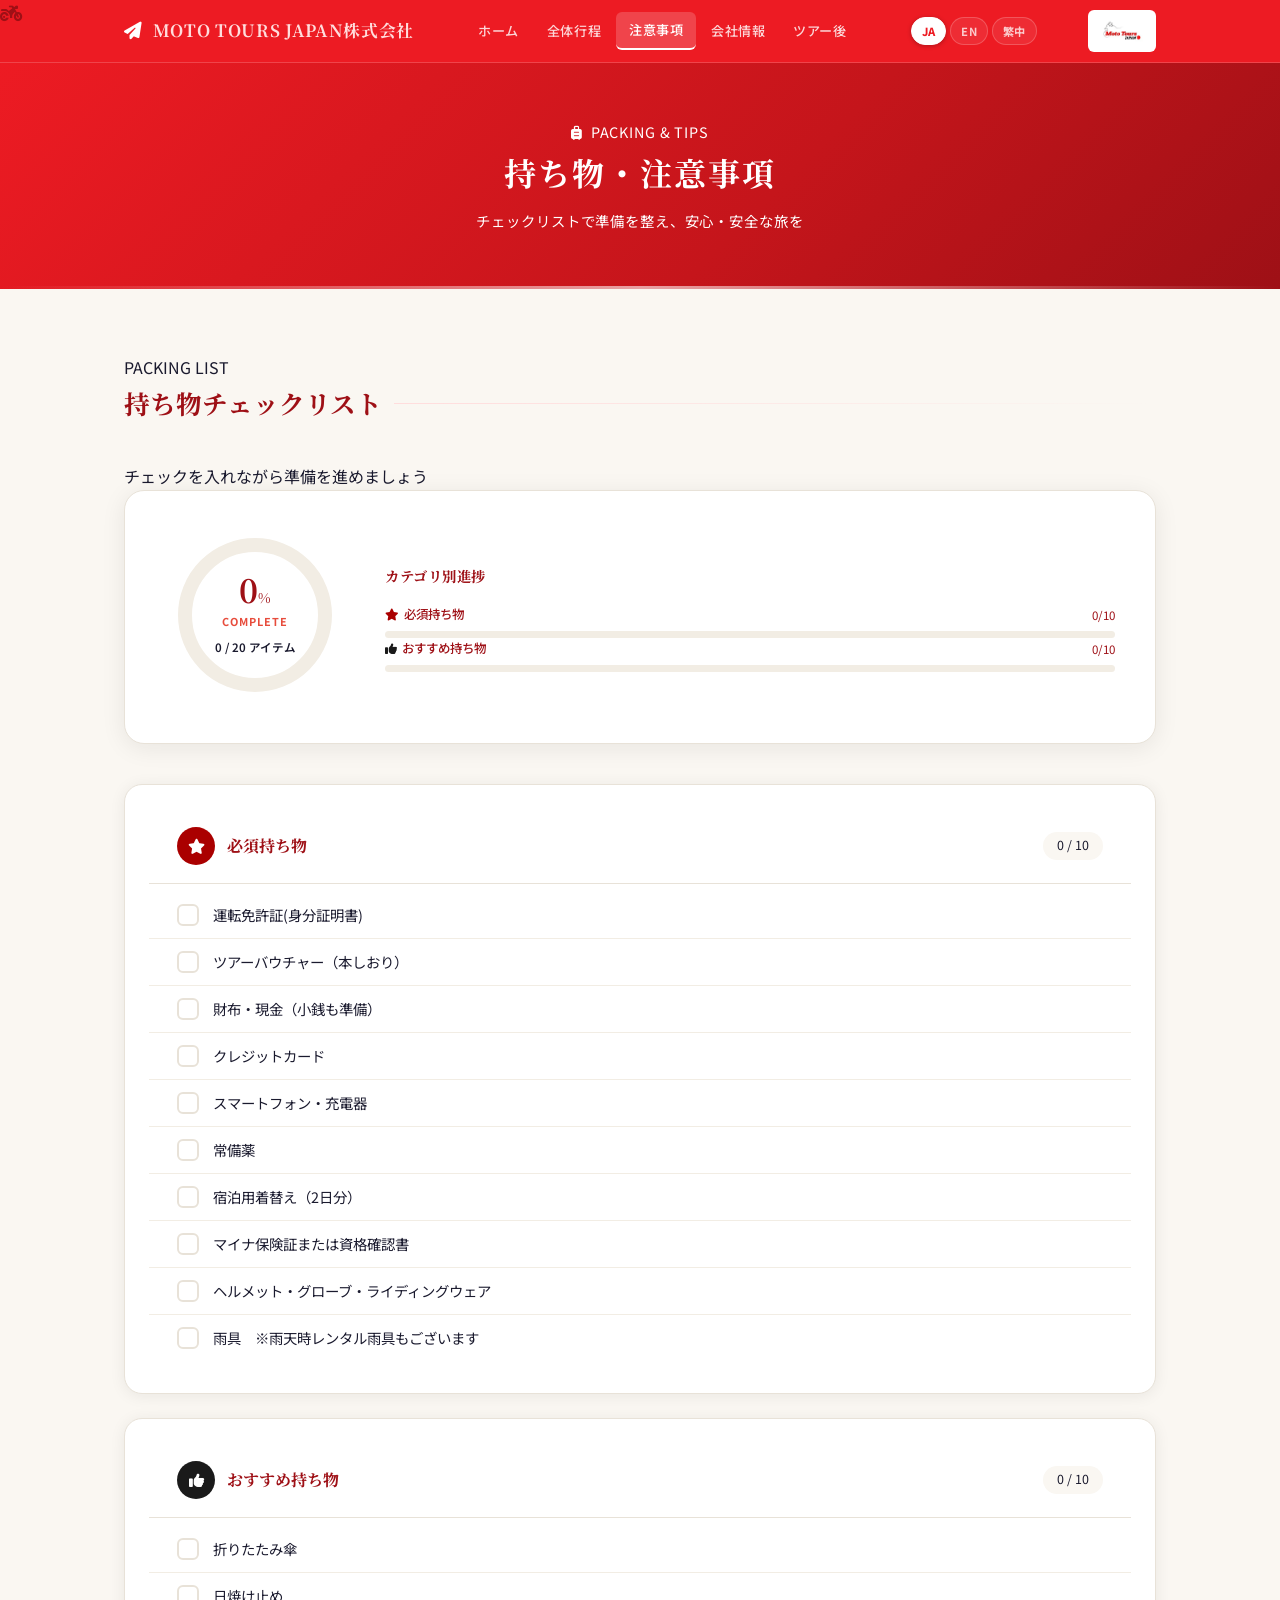
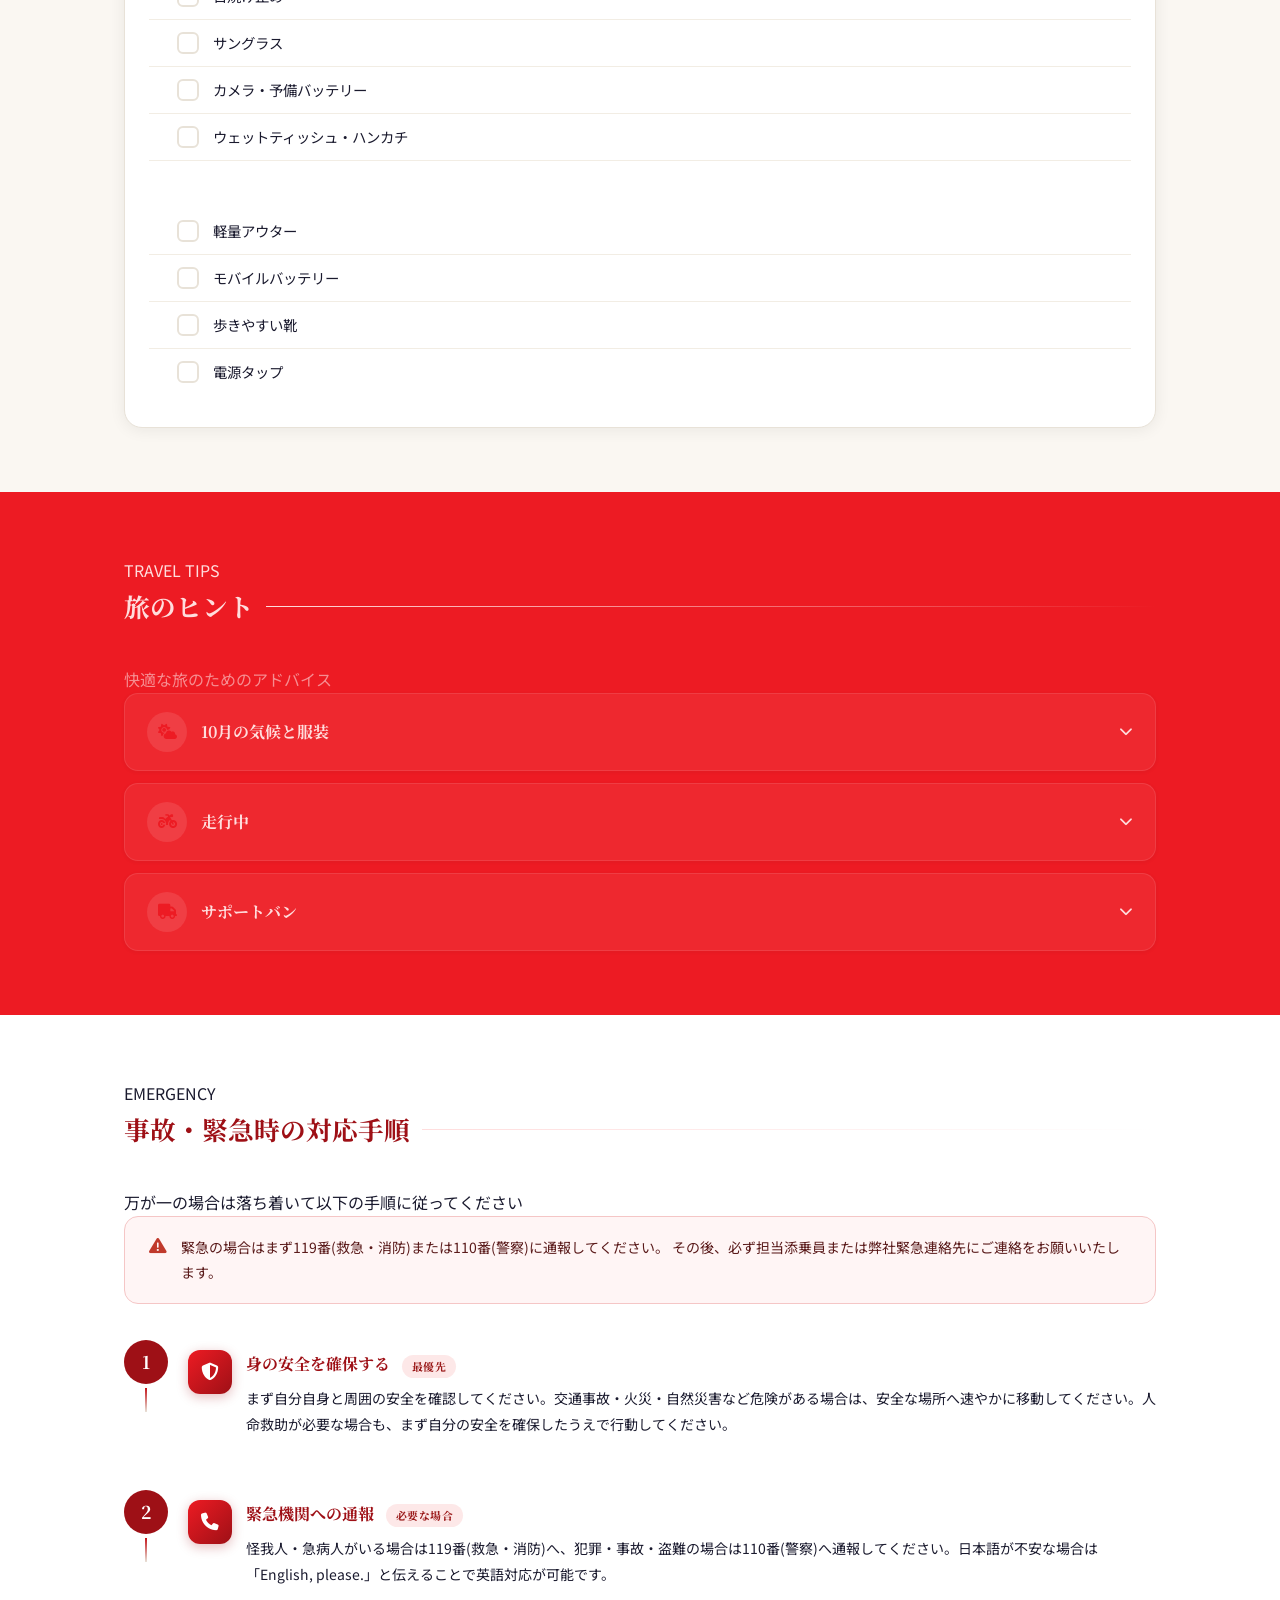
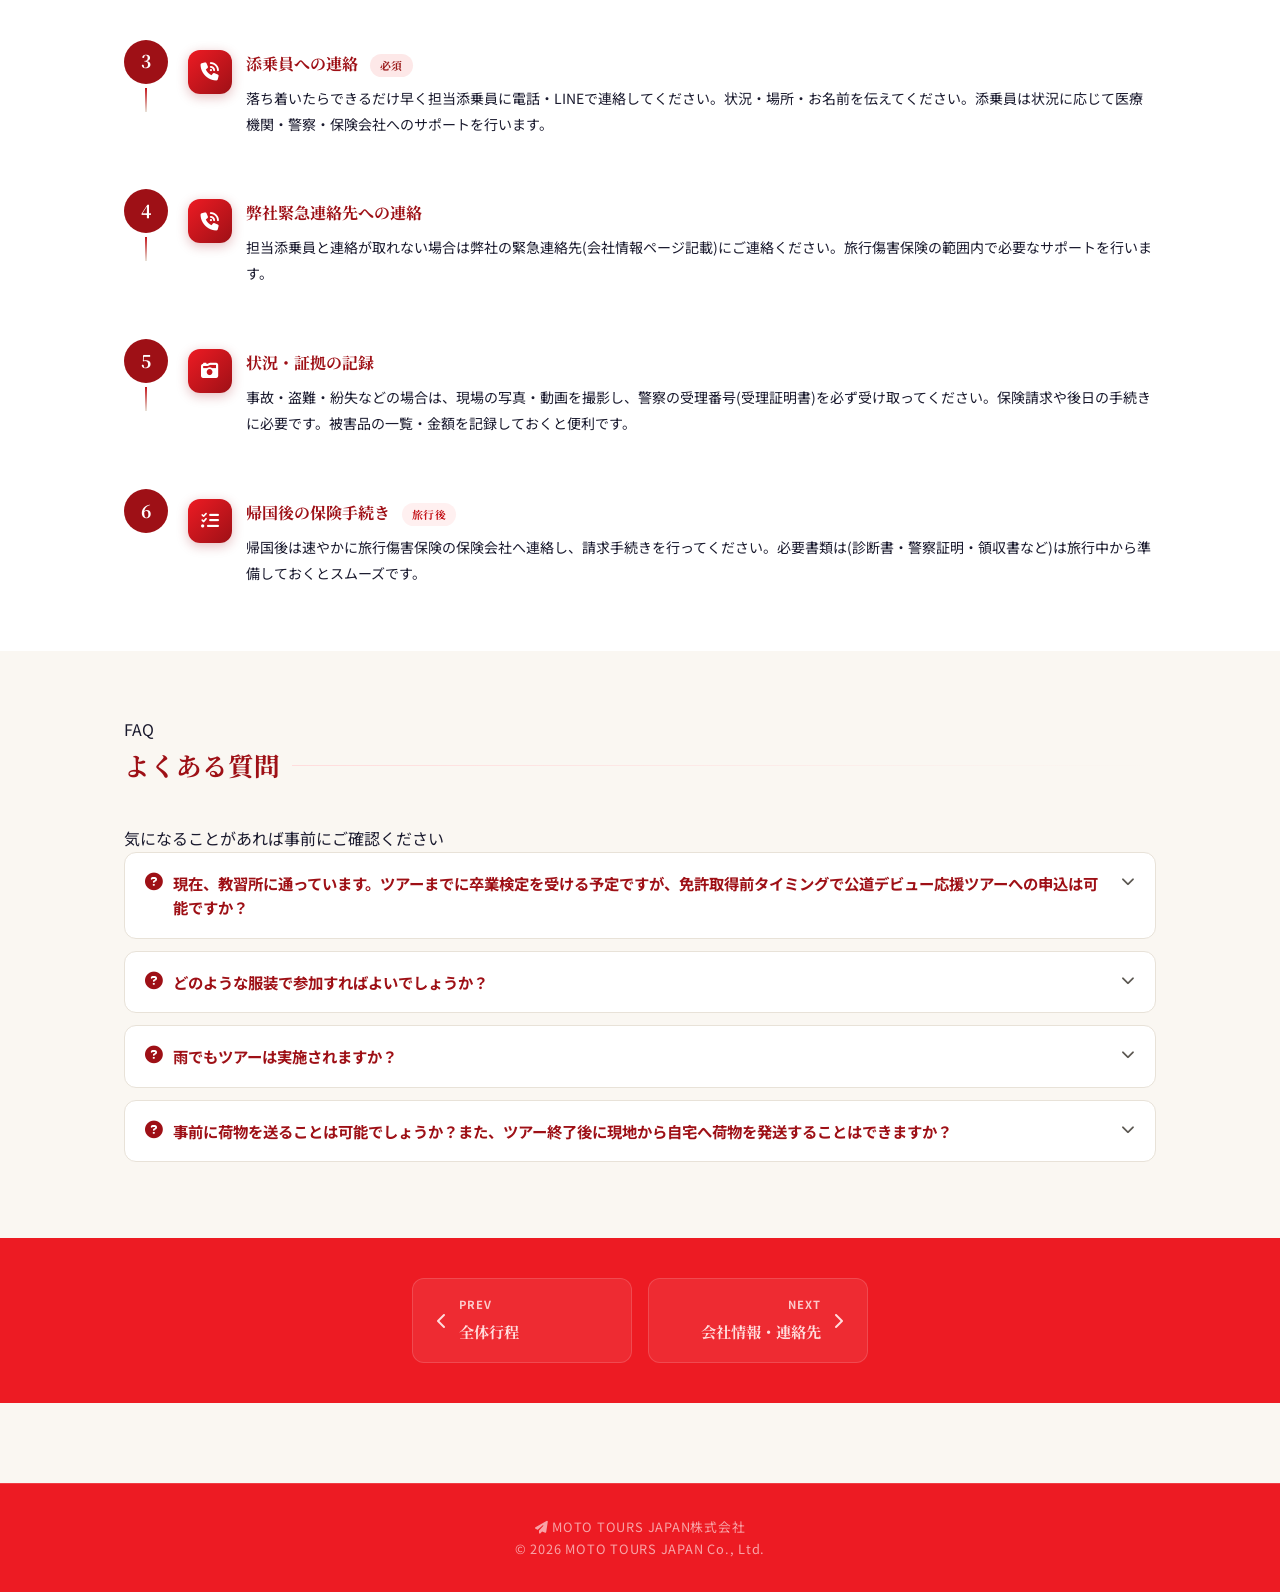
<file: caution.html>
<!DOCTYPE html>
<html lang="ja">
<head>
<meta charset="UTF-8">
<meta name="viewport" content="width=device-width,initial-scale=1.0">
<title id="pageTitle">持ち物・注意事項 | 旅のしおり</title>
<link rel="preconnect" href="https://fonts.googleapis.com">
<link rel="preconnect" href="https://fonts.gstatic.com" crossorigin>
<link href="https://fonts.googleapis.com/css2?family=Noto+Serif+JP:wght@400;700&family=Noto+Sans+JP:wght@300;400;500;700&display=swap" rel="stylesheet">
<link rel="stylesheet" href="https://cdnjs.cloudflare.com/ajax/libs/font-awesome/6.5.0/css/all.min.css">
<link rel="stylesheet" href="style.css">
<link rel="manifest" href="manifest.json">
<meta name="theme-color" content="#9e1016">
<style>
/* ── Progress Panel ───────────────────────────────── */
.checklist-section { background: var(--cream); padding: 64px 0; }
.progress-panel {
  background: var(--white);
  border-radius: 20px;
  box-shadow: 0 4px 24px rgba(26,26,26,.08);
  padding: 36px 40px;
  margin-bottom: 40px;
  display: flex;
  gap: 40px;
  align-items: center;
  flex-wrap: wrap;
}
.ring-wrap {
  flex-shrink: 0;
  display: flex;
  flex-direction: column;
  align-items: center;
}
.ring-wrap-inner { position: relative; width: 176px; height: 176px; }
.ring-svg { width: 176px; height: 176px; overflow: visible; }
.ring-bg {
  fill: none;
  stroke: var(--cream-mid);
  stroke-width: 14;
}
.ring-fill {
  fill: none;
  stroke: var(--gold);
  stroke-width: 14;
  stroke-linecap: round;
  stroke-dasharray: 439.82;
  stroke-dashoffset: 439.82;
  transform: rotate(-90deg);
  transform-origin: 88px 88px;
  transition: stroke-dashoffset .7s cubic-bezier(.4,0,.2,1), stroke .4s ease;
}
.ring-inner {
  position: absolute;
  top: 50%; left: 50%;
  transform: translate(-50%,-50%);
  text-align: center;
  pointer-events: none;
  width: 120px;
}
.ring-percent {
  font-family: var(--font-serif);
  font-size: 2rem;
  font-weight: 700;
  color: var(--navy);
  line-height: 1;
  display: block;
}
.ring-label {
  font-size: .68rem;
  color: var(--gold);
  font-weight: 700;
  letter-spacing: .1em;
  display: block;
  margin-top: 5px;
}
.ring-count {
  font-size: .72rem;
  color: var(--text-muted);
  display: block;
  margin-top: 4px;
}
.progress-cats { flex: 1; min-width: 220px; display: flex; flex-direction: column; gap: 14px; }
.progress-cats-title {
  font-family: var(--font-serif);
  font-size: .9rem;
  color: var(--navy);
  font-weight: 700;
  margin-bottom: 2px;
  letter-spacing: .04em;
}
.cat-bar-wrap { display: flex; flex-direction: column; gap: 5px; }
.cat-bar-label {
  display: flex;
  justify-content: space-between;
  align-items: center;
  font-size: .78rem;
  color: var(--navy);
  font-weight: 500;
}
.cat-icon { margin-right: 5px; font-size: .75rem; }
.cat-ratio { color: var(--text-muted); font-size: .72rem; font-weight: 400; }
.cat-bar-track {
  width: 100%;
  height: 7px;
  background: var(--cream-mid);
  border-radius: 99px;
  overflow: hidden;
}
.cat-bar-fill {
  height: 100%;
  border-radius: 99px;
  background: var(--gold);
  transition: width .6s cubic-bezier(.4,0,.2,1), background .4s ease;
  width: 0%;
}

/* ── Checklist Box ────────────────────────────────── */
.checklist-groups { display: flex; flex-direction: column; gap: 24px; }
.checklist-box {
  background: var(--white);
  border-radius: 18px;
  box-shadow: 0 2px 16px rgba(26,26,26,.07);
  overflow: hidden;
}
.cl-box-header {
  display: flex;
  align-items: center;
  gap: 12px;
  padding: 18px 28px;
  border-bottom: 1px solid var(--border);
}
.cl-box-icon {
  width: 38px; height: 38px;
  border-radius: 50%;
  display: flex; align-items: center; justify-content: center;
  font-size: .95rem;
  color: #fff;
  flex-shrink: 0;
}
.cl-box-title {
  font-family: var(--font-serif);
  font-size: 1rem;
  font-weight: 700;
  color: var(--navy);
  flex: 1;
}
.cl-box-count {
  font-size: .78rem;
  color: var(--text-muted);
  background: var(--cream);
  padding: 3px 10px;
  border-radius: 99px;
  min-width: 60px;
  text-align: center;
}
.cl-items { list-style: none; padding: 8px 0; }
.cl-item {
  display: flex;
  align-items: center;
  gap: 14px;
  padding: 12px 28px;
  cursor: pointer;
  transition: background .18s;
  border-bottom: 1px solid var(--cream-mid);
  user-select: none;
}
.cl-item:last-child { border-bottom: none; }
.cl-item:hover { background: var(--gold-pale); }
.cl-check {
  width: 22px; height: 22px;
  border: 2px solid var(--border);
  border-radius: 6px;
  display: flex; align-items: center; justify-content: center;
  flex-shrink: 0;
  transition: all .22s;
  color: transparent;
  font-size: .75rem;
}
.cl-item.checked .cl-check {
  background: var(--gold);
  border-color: var(--gold);
  color: #fff;
}
.cl-text {
  font-size: .9rem;
  color: var(--text-main);
  flex: 1;
  transition: color .22s;
  line-height: 1.5;
}
.cl-item.checked .cl-text {
  text-decoration: line-through;
  color: var(--text-muted);
}

/* ── Tips Accordion ───────────────────────────────── */
.tips-section { background: var(--navy-dark); padding: 64px 0; }
.acc-list { display: flex; flex-direction: column; gap: 12px; }
.acc-item {
  background: rgba(255,255,255,.06);
  border: 1px solid rgba(255,255,255,.1);
  border-radius: 14px;
  overflow: hidden;
  transition: background .2s;
}
.acc-item.open { background: rgba(255,255,255,.10); border-color: rgba(204,0,0,.4); }
.acc-item:not(.open):hover { background: rgba(255,255,255,.09); border-color: rgba(255,255,255,.25); }
.acc-trigger {
  width: 100%;
  display: flex;
  align-items: center;
  gap: 14px;
  padding: 18px 22px;
  background: none;
  border: none;
  cursor: pointer;
  text-align: left;
}
.acc-icon {
  width: 40px; height: 40px;
  border-radius: 50%;
  display: flex; align-items: center; justify-content: center;
  font-size: .95rem;
  background: rgba(255,255,255,.1);
  flex-shrink: 0;
}
.acc-title {
  flex: 1;
  font-family: var(--font-serif);
  font-size: 1rem;
  font-weight: 700;
  color: var(--gold-light);
}
.acc-arrow {
  color: var(--gold-light);
  font-size: .85rem;
  transition: transform .3s;
  flex-shrink: 0;
}
.acc-item.open .acc-arrow { transform: rotate(180deg); }
/* style.css の .acc-body より高い specificity で上書き (0,2,0 vs 0,1,0) */
.tips-section .acc-body {
  display: none;
  padding: 0;
}
/* open 時は 0,4,0 で display:none をすべて上書き */
.tips-section .acc-item.open .acc-body {
  display: block;
}
.acc-body-inner {
  padding: 0 22px 22px 76px;
  font-size: .875rem;
  line-height: 1.9;
  color: rgba(255,255,255,.78);
}

/* ── Accident Steps ───────────────────────────────── */
.accident-section { background: var(--white); padding: 64px 0; }
.alert-box {
  background: #FFF5F5;
  border: 1.5px solid #F5C6C6;
  border-radius: 14px;
  padding: 18px 24px;
  display: flex;
  gap: 14px;
  align-items: flex-start;
  margin-bottom: 36px;
}
.alert-box i { color: #C0392B; font-size: 1.1rem; margin-top: 2px; flex-shrink: 0; }
.alert-box p { font-size: .875rem; line-height: 1.8; color: #5A1A1A; }
.step-list { display: flex; flex-direction: column; }
.step-item { display: flex; gap: 20px; }
.step-left { display: flex; flex-direction: column; align-items: center; flex-shrink: 0; }
.step-num {
  width: 44px; height: 44px;
  border-radius: 50%;
  background: var(--navy);
  color: #fff;
  font-family: var(--font-serif);
  font-size: 1.1rem;
  font-weight: 700;
  display: flex; align-items: center; justify-content: center;
  flex-shrink: 0;
  position: relative; z-index: 1;
}
.step-line {
  flex: 1;
  width: 2px;
  background: linear-gradient(180deg, var(--navy-mid), var(--border));
  margin: 4px 0;
  min-height: 24px;
}
.step-item:last-child .step-line { display: none; }
.step-body { padding-bottom: 36px; flex: 1; }
.step-item:last-child .step-body { padding-bottom: 0; }
.step-title {
  font-family: var(--font-serif);
  font-size: 1rem;
  font-weight: 700;
  color: var(--navy);
  margin-bottom: 8px;
  padding-top: 10px;
}
.step-desc {
  font-size: .875rem;
  line-height: 1.85;
  color: var(--text-sub);
}
.step-tag {
  display: inline-block;
  font-size: .68rem;
  font-weight: 700;
  padding: 2px 10px;
  border-radius: 99px;
  margin-left: 8px;
  vertical-align: middle;
  letter-spacing: .04em;
}
.tag-red  { background: #FDE8E8; color: #9B1B1B; }
.tag-gold { background: var(--gold-pale); color: var(--gold-dark); }

/* ── Page Nav ─────────────────────────────────────── */
.page-nav { background: var(--navy-dark); padding: 40px 0; }
.page-nav-inner { display: flex; justify-content: space-between; gap: 16px; flex-wrap: wrap; }
.page-nav-btn {
  display: flex;
  align-items: center;
  gap: 12px;
  background: rgba(255,255,255,.07);
  border: 1px solid rgba(255,255,255,.15);
  border-radius: 12px;
  padding: 16px 24px;
  text-decoration: none;
  color: var(--gold-light);
  transition: all .22s;
  flex: 1; min-width: 220px;
}
.page-nav-btn:hover { background: rgba(255,255,255,.15); border-color: rgba(255,255,255,.4); color: #fff; }
.page-nav-btn.next { justify-content: flex-end; text-align: right; }
.nav-label { font-size: .7rem; color: rgba(255,255,255,.75); display: block; margin-bottom: 2px; letter-spacing: .08em; font-weight: 700; }
.nav-title { font-family: var(--font-serif); font-size: .95rem; font-weight: 700; }

/* ── Responsive ───────────────────────────────────── */
@media (max-width: 768px) {
  .progress-panel { flex-direction: column; padding: 24px 18px; gap: 24px; }
  .ring-wrap { align-self: center; }
  .cl-item { padding: 12px 16px; }
  .cl-box-header { padding: 16px; }
  .acc-body-inner { padding: 0 16px 18px 16px; }
  .page-nav-inner { flex-direction: column; }
  .page-nav-btn { min-width: unset; }
  .page-nav-btn.next { justify-content: flex-start; text-align: left; }
}
</style>
</head>
<body>

<!-- ▼ Header -->
<header class="site-header">
  <div class="header-inner">
    <a href="index.html" class="site-logo">
      <i class="fa-solid fa-paper-plane"></i>
      <span id="hCompanyName">MOTO TOURS JAPAN</span>
    </a>
    <nav class="nav-menu">
      <a href="index.html" data-i18n="nav.home">ホーム</a>
      <a href="route.html" data-i18n="nav.route">全体行程</a>
      <a href="caution.html" class="active" data-i18n="nav.caution">注意事項</a>
      <a href="company_information.html" data-i18n="nav.company">会社情報</a>
      <a href="post_tour.html" data-i18n="nav.postTour">ツアー後</a>
    </nav>
    <div id="langSwitcherDesktop"></div>
    <img src="MTJ_logo_color_RGB.jpg" alt="MOTO TOURS JAPAN" class="header-logo-img">
    <button class="hamburger" id="hamburger" aria-label="メニュー">
      <span></span><span></span><span></span>
    </button>
  </div>
  <nav class="mobile-nav" id="mobileNav">
    <a href="index.html" data-i18n="nav.home.mobile">ホーム</a>
    <a href="route.html" data-i18n="nav.route.mobile">全体行程</a>
    <a href="caution.html" class="active" data-i18n="nav.caution.mobile">注意事項</a>
    <a href="company_information.html" data-i18n="nav.company.mobile">会社情報</a>
    <a href="post_tour.html"><i class="fa-solid fa-camera-retro"></i>&ensp;<span data-i18n="nav.postTour.mobile">ツアー後</span></a>
    <div id="langSwitcherMobile"></div>
  </nav>
</header>
<div class="nav-overlay" id="navOverlay"></div>

<!-- ▼ Page Banner -->
<section class="page-banner" style="background:linear-gradient(135deg,#ed1b23 0%,#c5151b 60%,#9e1016 100%)">
  <div class="container">
    <p class="banner-eyebrow"><i class="fa-solid fa-suitcase-rolling"></i>&nbsp; PACKING &amp; TIPS</p>
    <h1 class="banner-title" data-i18n="banner.title.caution">持ち物・注意事項</h1>
    <p class="banner-subtitle" data-i18n="banner.subtitle.caution">チェックリストで準備を整え、安心・安全な旅を</p>
  </div>
</section>

<!-- ════════════════════════════════════════════════
     ▼ 持ち物チェックリスト
═════════════════════════════════════════════════ -->
<section class="checklist-section">
  <div class="container">

    <div class="section-head">
      <div class="section-divider"></div>
      <p class="section-eyebrow">PACKING LIST</p>
      <h2 class="section-title" data-i18n="packing.title">持ち物チェックリスト</h2>
      <p class="section-subtitle" id="clSubtitle" data-i18n="packing.subtitle.default">チェックを入れながら準備を進めましょう</p>
    </div>

    <!-- Progress Panel -->
    <div class="progress-panel">
      <!-- Ring -->
      <div class="ring-wrap">
        <div class="ring-wrap-inner">
          <svg class="ring-svg" viewBox="0 0 176 176">
            <circle class="ring-bg"   cx="88" cy="88" r="70"/>
            <circle class="ring-fill" cx="88" cy="88" r="70" id="ringFill"/>
          </svg>
          <div class="ring-inner">
            <span class="ring-percent" id="ringPercent">0<small style="font-size:.85rem;font-weight:400">%</small></span>
            <span class="ring-label" id="ringLabel">COMPLETE</span>
            <span class="ring-count"  id="ringCount">0 / 0 アイテム</span>
          </div>
        </div>
      </div>
      <!-- Category Bars -->
      <div class="progress-cats">
        <p class="progress-cats-title" data-i18n="packing.categoryProgress">カテゴリ別進捗</p>
        <div id="catBars"></div>
      </div>
    </div>

    <!-- Checklist Groups -->
    <div class="checklist-groups" id="checklistGroups"></div>

  </div>
</section>

<!-- ════════════════════════════════════════════════
     ▼ Travel Tips
═════════════════════════════════════════════════ -->
<section class="tips-section">
  <div class="container">
    <div class="section-head">
      <div class="section-divider"></div>
      <p class="section-eyebrow" style="color:var(--gold-light)">TRAVEL TIPS</p>
      <h2 class="section-title" style="color:var(--gold-light)" data-i18n="tips.title">旅のヒント</h2>
      <p class="section-subtitle" style="color:rgba(255,255,255,.5)" data-i18n="tips.subtitle">快適な旅のためのアドバイス</p>
    </div>
    <div class="acc-list" id="tipsAccordion"></div>
  </div>
</section>

<!-- ════════════════════════════════════════════════
     ▼ 事故・緊急時対応
═════════════════════════════════════════════════ -->
<section class="accident-section">
  <div class="container">
    <div class="section-head">
      <div class="section-divider"></div>
      <p class="section-eyebrow">EMERGENCY</p>
      <h2 class="section-title" data-i18n="emergency.title">事故・緊急時の対応手順</h2>
      <p class="section-subtitle" data-i18n="emergency.subtitle">万が一の場合は落ち着いて以下の手順に従ってください</p>
    </div>

    <div class="alert-box">
      <i class="fa-solid fa-triangle-exclamation"></i>
      <p id="emgAlertText"></p>
    </div>

    <div class="step-list" id="emgStepList"></div>
  </div>
</section>

<!-- ════════════════════════════════════════════════
     ▼ よくある質問
═════════════════════════════════════════════════ -->
<section class="faq-section" id="faqSection" style="background:var(--cream);padding:64px 0;display:none">
  <div class="container">
    <div class="section-head">
      <div class="section-divider"></div>
      <p class="section-eyebrow">FAQ</p>
      <h2 class="section-title" data-i18n="faq.title">よくある質問</h2>
      <p class="section-subtitle" data-i18n="faq.subtitle">気になることがあれば事前にご確認ください</p>
    </div>
    <div id="faqList"></div>
  </div>
</section>

<!-- ▼ Page Navigation -->
<nav class="page-nav">
  <div class="container page-nav-inner">
    <a href="route.html" class="page-nav-btn prev">
      <i class="fa-solid fa-chevron-left"></i>
      <div>
        <span class="nav-label" data-i18n="pagenav.prev">PREV</span>
        <span class="nav-title" data-i18n="pagenav.route">全体行程</span>
      </div>
    </a>
    <a href="company_information.html" class="page-nav-btn next">
      <div>
        <span class="nav-label" data-i18n="pagenav.next">NEXT</span>
        <span class="nav-title" data-i18n="pagenav.companyInfo">会社情報・連絡先</span>
      </div>
      <i class="fa-solid fa-chevron-right"></i>
    </a>
  </div>
</nav>

<!-- ▼ Footer -->
<footer class="site-footer">
  <div class="container footer-inner">
    <div class="footer-logo">
      <i class="fa-solid fa-paper-plane"></i>
      <span id="fCompanyName">MOTO TOURS JAPAN</span>
    </div>
    <p class="footer-copy">&copy; <span id="fYear"></span> <span id="fCompanyNameEn">MOTO TOURS JAPAN Co., Ltd.</span></p>
  </div>
</footer>

<!-- ════════════════════════════════════════════════
     ▼ Scripts
═════════════════════════════════════════════════ -->
<script src="pwa.js"></script>
<script src="i18n.js"></script>
<script src="anim.js" defer></script>
<script src="tour-data.js"></script>
<script>
applyI18nStaticText();
mountLangSwitcher('langSwitcherDesktop');
mountLangSwitcher('langSwitcherMobile');
/* ─────────────────────────────────────────────
   定数
───────────────────────────────────────────── */
const CIRCUMFERENCE = 439.82; // 2π × 70

/* ─────────────────────────────────────────────
   チェック状態  { "ci-ii": true/false }
   ツアー（tourDates）ごとに localStorage へ保存し、
   再訪問時に復元する。ツアー内容が変われば自動的に
   別枠として扱われる。
───────────────────────────────────────────── */
const CHECK_STORAGE_KEY = 'MTJ_CHECKLIST_STATE_v1';
function checklistTourKey() {
  var d = getData();
  return (d.basic && d.basic.tourDates) || 'default';
}
function loadCheckState() {
  try {
    var all = JSON.parse(tourStorageGet(CHECK_STORAGE_KEY) || '{}');
    return all[checklistTourKey()] || {};
  } catch (e) { return {}; }
}
function saveCheckState() {
  try {
    var all = JSON.parse(tourStorageGet(CHECK_STORAGE_KEY) || '{}');
    all[checklistTourKey()] = checkState;
    tourStorageSet(CHECK_STORAGE_KEY, JSON.stringify(all));
  } catch (e) {}
}
const checkState = loadCheckState();

/* ─────────────────────────────────────────────
   HTMLエスケープ
───────────────────────────────────────────── */
function esc(s) {
  return String(s)
    .replace(/&/g,'&amp;')
    .replace(/</g,'&lt;')
    .replace(/>/g,'&gt;')
    .replace(/"/g,'&quot;');
}

/* ─────────────────────────────────────────────
   進捗カラー
   0-33% 赤 → 34-66% 橙 → 67-99% 緑 → 100% 金
───────────────────────────────────────────── */
function progressColor(pct) {
  if (pct === 100)  return '#ed1b23';
  if (pct >= 67)    return '#2ecc71';
  if (pct >= 34)    return '#f39c12';
  return '#e74c3c';
}

/* ─────────────────────────────────────────────
   Ring & カテゴリバー 更新
───────────────────────────────────────────── */
function updateProgress() {
  const d = getData();
  let total = 0, done = 0;

  d.checklist.forEach(function(cat, ci) {
    total += cat.items.length;
    cat.items.forEach(function(_, ii) {
      if (checkState[ci + '-' + ii]) done++;
    });
  });

  const pct   = total === 0 ? 0 : Math.round(done / total * 100);
  const color = progressColor(pct);
  const offset = CIRCUMFERENCE * (1 - pct / 100);

  // Ring 更新
  var fill = document.getElementById('ringFill');
  fill.style.strokeDashoffset = offset;
  fill.style.stroke = color;

  document.getElementById('ringPercent').innerHTML =
    pct + '<small style="font-size:.85rem;font-weight:400">%</small>';
  document.getElementById('ringCount').textContent =
    done + ' / ' + total + ' ' + t('packing.items');
  document.getElementById('ringLabel').style.color = color;

  // カテゴリバー更新
  d.checklist.forEach(function(cat, ci) {
    var cDone = 0;
    cat.items.forEach(function(_, ii) {
      if (checkState[ci + '-' + ii]) cDone++;
    });
    var cp = cat.items.length === 0 ? 0 : Math.round(cDone / cat.items.length * 100);
    var barFill  = document.getElementById('catFill-'  + ci);
    var barRatio = document.getElementById('catRatio-' + ci);
    if (barFill)  { barFill.style.width = cp + '%'; barFill.style.background = progressColor(cp); }
    if (barRatio) { barRatio.textContent = cDone + '/' + cat.items.length; }
  });

  // サブタイトル
  var msg = t('packing.subtitle.default');
  if      (pct === 100) msg = t('packing.subtitle.complete');
  else if (pct >= 67)   msg = t('packing.subtitle.almost');
  else if (pct >= 34)   msg = t('packing.subtitle.good');
  else if (pct >  0)    msg = t('packing.subtitle.start');
  document.getElementById('clSubtitle').textContent = msg;
}

/* ─────────────────────────────────────────────
   チェックリスト描画
───────────────────────────────────────────── */
function renderChecklist() {
  var d = getData();
  if (!d.checklist || !d.checklist.length) return;

  // カテゴリバー DOM 生成
  var barsHTML = '';
  d.checklist.forEach(function(cat, ci) {
    barsHTML +=
      '<div class="cat-bar-wrap">' +
        '<div class="cat-bar-label">' +
          '<span><i class="' + esc(cat.icon) + ' cat-icon" style="color:' + esc(cat.color) + '"></i>' + esc(cat.title) + '</span>' +
          '<span class="cat-ratio" id="catRatio-' + ci + '">0/' + cat.items.length + '</span>' +
        '</div>' +
        '<div class="cat-bar-track">' +
          '<div class="cat-bar-fill" id="catFill-' + ci + '"></div>' +
        '</div>' +
      '</div>';
  });
  document.getElementById('catBars').innerHTML = barsHTML;

  // チェックリストグループ DOM 生成
  var groupsHTML = '';
  d.checklist.forEach(function(cat, ci) {
    var itemsHTML = '';
    cat.items.forEach(function(item, ii) {
      itemsHTML +=
        '<li class="cl-item" data-ci="' + ci + '" data-ii="' + ii + '" onclick="toggleCheck(' + ci + ',' + ii + ')">' +
          '<div class="cl-check"><i class="fa-solid fa-check"></i></div>' +
          '<span class="cl-text">' + esc(item) + '</span>' +
        '</li>';
    });
    groupsHTML +=
      '<div class="checklist-box">' +
        '<div class="cl-box-header">' +
          '<div class="cl-box-icon" style="background:' + esc(cat.color) + '">' +
            '<i class="' + esc(cat.icon) + '"></i>' +
          '</div>' +
          '<span class="cl-box-title">' + esc(cat.title) + '</span>' +
          '<span class="cl-box-count" id="clBoxCount-' + ci + '">0 / ' + cat.items.length + '</span>' +
        '</div>' +
        '<ul class="cl-items">' + itemsHTML + '</ul>' +
      '</div>';
  });
  document.getElementById('checklistGroups').innerHTML = groupsHTML;

  // 保存済みのチェック状態を反映
  d.checklist.forEach(function(cat, ci) {
    var boxDone = 0;
    cat.items.forEach(function(_, ii) {
      if (checkState[ci + '-' + ii]) {
        var item = document.querySelector('.cl-item[data-ci="' + ci + '"][data-ii="' + ii + '"]');
        if (item) item.classList.add('checked');
        boxDone++;
      }
    });
    var countEl = document.getElementById('clBoxCount-' + ci);
    if (countEl) countEl.textContent = boxDone + ' / ' + cat.items.length;
  });

  updateProgress();
}

/* ─────────────────────────────────────────────
   チェックトグル
───────────────────────────────────────────── */
function toggleCheck(ci, ii) {
  var key = ci + '-' + ii;
  checkState[key] = !checkState[key];
  saveCheckState();

  var item = document.querySelector('.cl-item[data-ci="' + ci + '"][data-ii="' + ii + '"]');
  if (item) item.classList.toggle('checked', checkState[key]);

  // ボックス件数更新
  var d = getData();
  var cat = d.checklist[ci];
  var boxDone = 0;
  cat.items.forEach(function(_, i) { if (checkState[ci + '-' + i]) boxDone++; });
  var countEl = document.getElementById('clBoxCount-' + ci);
  if (countEl) countEl.textContent = boxDone + ' / ' + cat.items.length;

  updateProgress();
}

/* ─────────────────────────────────────────────
   Travel Tips アコーディオン描画
───────────────────────────────────────────── */
function renderTips() {
  var d = getData();
  if (!d.tips || !d.tips.length) return;

  var html = '';
  d.tips.forEach(function(tip, i) {
    html +=
      '<div class="acc-item" id="acc-' + i + '">' +
        '<button class="acc-trigger" onclick="toggleAcc(' + i + ')">' +
          '<div class="acc-icon">' +
            '<i class="' + esc(tip.icon) + '" style="color:' + esc(tip.iconColor) + '"></i>' +
          '</div>' +
          '<span class="acc-title">' + esc(tip.title) + '</span>' +
          '<i class="fa-solid fa-chevron-down acc-arrow"></i>' +
        '</button>' +
        '<div class="acc-body" id="accBody-' + i + '">' +
          '<div class="acc-body-inner">' + esc(tip.content) + '</div>' +
        '</div>' +
      '</div>';
  });
  document.getElementById('tipsAccordion').innerHTML = html;
}

/* ─────────────────────────────────────────────
   アコーディオン開閉
───────────────────────────────────────────── */
function toggleAcc(i) {
  var item = document.getElementById('acc-' + i);
  item.classList.toggle('open');
}

/* ─────────────────────────────────────────────
   ページ共通情報
───────────────────────────────────────────── */
function renderCommon() {
  var d = getData();
  document.getElementById('hCompanyName').textContent    = d.company.name.toUpperCase() || 'MOTO TOURS JAPAN株式会社';
  document.getElementById('fCompanyName').textContent    = d.company.name;
  document.getElementById('fCompanyNameEn').textContent  = d.company.nameEn;
  document.getElementById('fYear').textContent           = new Date().getFullYear();
  document.title = t('title.caution') + ' | ' + d.basic.tourTitle;
  // 「ツアー後」ページ：admin.htmlで公開がオンになるまでヘッダーメニューから隠す
  if (!d.postTour || !d.postTour.enabled) {
    var ptLinks = document.querySelectorAll('a[href="post_tour.html"]');
    for (var i = 0; i < ptLinks.length; i++) {
      if (ptLinks[i].closest('.nav-menu') || ptLinks[i].closest('.mobile-nav')) ptLinks[i].style.display = 'none';
    }
  }
}

/* ─────────────────────────────────────────────
   ハンバーガーメニュー
───────────────────────────────────────────── */
(function() {
  var btn     = document.getElementById('hamburger');
  var nav     = document.getElementById('mobileNav');
  var overlay = document.getElementById('navOverlay');
  function closeMenu() {
    btn.classList.remove('open');
    nav.classList.remove('open');
    overlay.classList.remove('show');
  }
  btn.addEventListener('click', function() {
    var opening = !nav.classList.contains('open');
    btn.classList.toggle('open', opening);
    nav.classList.toggle('open', opening);
    overlay.classList.toggle('show', opening);
  });
  overlay.addEventListener('click', closeMenu);
})();

/* ─────────────────────────────────────────────
   事故・緊急時の対応手順 描画
───────────────────────────────────────────── */
function renderEmergencySteps() {
  var d = getData();
  var emg = d.emergency || {};
  // アラートテキスト
  var alertEl = document.getElementById('emgAlertText');
  if (alertEl) alertEl.textContent = emg.alert || '';
  // 手順リスト
  var steps = emg.steps || [];
  var listEl = document.getElementById('emgStepList');
  if (!listEl) return;
  listEl.innerHTML = steps.map(function(s, i) {
    var tagHtml = s.tag
      ? '<span class="step-tag tag-' + esc(s.tagType || 'red') + '">' + esc(s.tag) + '</span>'
      : '';
    var iconHtml = s.icon
      ? '<div style="width:44px;height:44px;border-radius:12px;background:linear-gradient(135deg,#ed1b23,#9e1016);display:flex;align-items:center;justify-content:center;box-shadow:0 3px 12px rgba(158,16,22,.28);flex-shrink:0;margin-top:10px">' +
          '<i class="' + esc(s.icon) + '" style="color:#fff;font-size:1.1rem"></i>' +
        '</div>'
      : '';
    var isLast = (i === steps.length - 1);
    var bodyInner = iconHtml
      ? '<div style="display:flex;align-items:flex-start;gap:14px">' + iconHtml +
          '<div style="flex:1"><p class="step-title">' + esc(s.title) + ' ' + tagHtml + '</p>' +
          '<p class="step-desc">' + esc(s.desc) + '</p></div>' +
        '</div>'
      : '<p class="step-title">' + esc(s.title) + ' ' + tagHtml + '</p>' +
        '<p class="step-desc">' + esc(s.desc) + '</p>';
    return '<div class="step-item">' +
      '<div class="step-left">' +
        '<div class="step-num">' + (i + 1) + '</div>' +
        (isLast ? '' : '<div class="step-line"></div>') +
      '</div>' +
      '<div class="step-body">' + bodyInner + '</div>' +
    '</div>';
  }).join('');
}

/* ─────────────────────────────────────────────
   よくある質問 描画
───────────────────────────────────────────── */
function renderFaq() {
  var d = getData();
  var faqs = d.faq || [];
  if (!faqs.length) return;
  document.getElementById('faqSection').style.display = '';
  document.getElementById('faqList').innerHTML = faqs.map(function(item, idx) {
    return '<div style="background:#fff;border:1px solid #E8E2D8;border-radius:12px;margin-bottom:12px;overflow:hidden">' +
      '<button type="button" onclick="toggleFaq(' + idx + ')" aria-expanded="false" aria-controls="faqAnswer' + idx + '" ' +
        'style="width:100%;background:none;border:none;text-align:left;cursor:pointer;padding:18px 20px;display:flex;align-items:flex-start;gap:10px;font:inherit">' +
        '<i class="fa-solid fa-circle-question" style="color:#9e1016;font-size:1.1rem;flex-shrink:0;margin-top:2px"></i>' +
        '<span style="font-weight:700;color:var(--navy);font-size:.96rem;line-height:1.6;flex:1">' + esc(item.q) + '</span>' +
        '<i class="fa-solid fa-chevron-down faq-chev" id="faqChev' + idx + '" style="color:var(--text-mid);font-size:.85rem;flex-shrink:0;margin-top:4px;transition:transform .2s"></i>' +
      '</button>' +
      '<div id="faqAnswer' + idx + '" style="display:none;padding:0 20px 18px">' +
        '<div style="display:flex;align-items:flex-start;gap:10px;padding-left:2px">' +
          '<i class="fa-solid fa-comment-dots" style="color:var(--text-mid);font-size:1rem;flex-shrink:0;margin-top:3px;margin-left:2px"></i>' +
          '<span style="color:var(--text-mid);font-size:.92rem;line-height:1.7;white-space:pre-line">' + esc(item.a) + '</span>' +
        '</div>' +
      '</div>' +
    '</div>';
  }).join('');
}

function toggleFaq(idx) {
  var answer = document.getElementById('faqAnswer' + idx);
  var chev = document.getElementById('faqChev' + idx);
  var btn = chev.closest('button');
  var open = answer.style.display !== 'none';
  answer.style.overflow = 'hidden';
  answer.style.boxSizing = 'border-box';
  answer.style.transition = 'height .35s cubic-bezier(.2,.8,.2,1), opacity .35s ease';
  clearTimeout(answer._t);
  if (open) {
    answer.style.height = answer.scrollHeight + 'px';
    answer.style.opacity = '1';
    void answer.offsetHeight;
    answer.style.height = '0px';
    answer.style.opacity = '0';
    answer._t = setTimeout(function () { answer.style.display = 'none'; }, 360);
  } else {
    answer.style.display = 'block';
    answer.style.height = '0px';
    answer.style.opacity = '0';
    void answer.offsetHeight;
    answer.style.height = answer.scrollHeight + 'px';
    answer.style.opacity = '1';
    answer._t = setTimeout(function () { answer.style.height = 'auto'; }, 360);
  }
  chev.style.transform = open ? 'rotate(0deg)' : 'rotate(180deg)';
  btn.setAttribute('aria-expanded', String(!open));
}

/* ─────────────────────────────────────────────
   初期化
───────────────────────────────────────────── */
renderCommon();
renderChecklist();
renderTips();
renderEmergencySteps();
renderFaq();
</script>
</body>
</html>
</file>
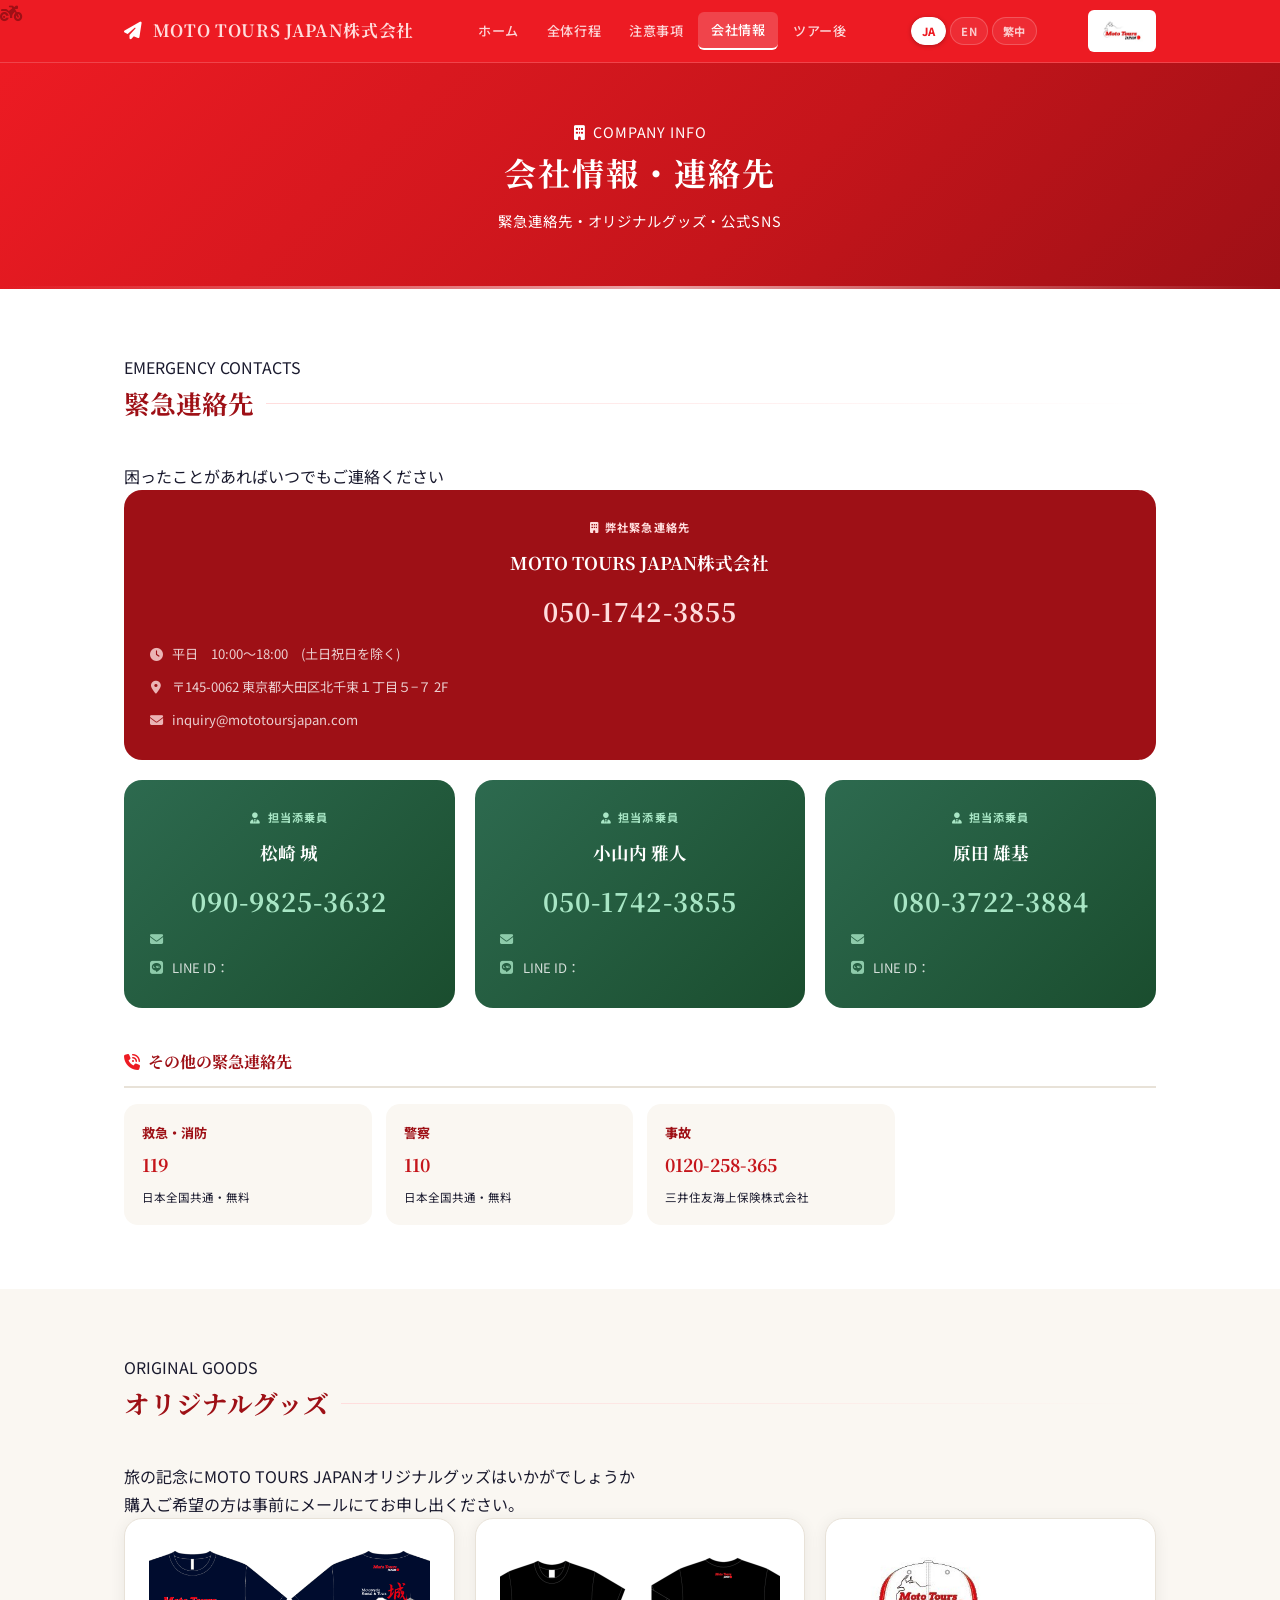
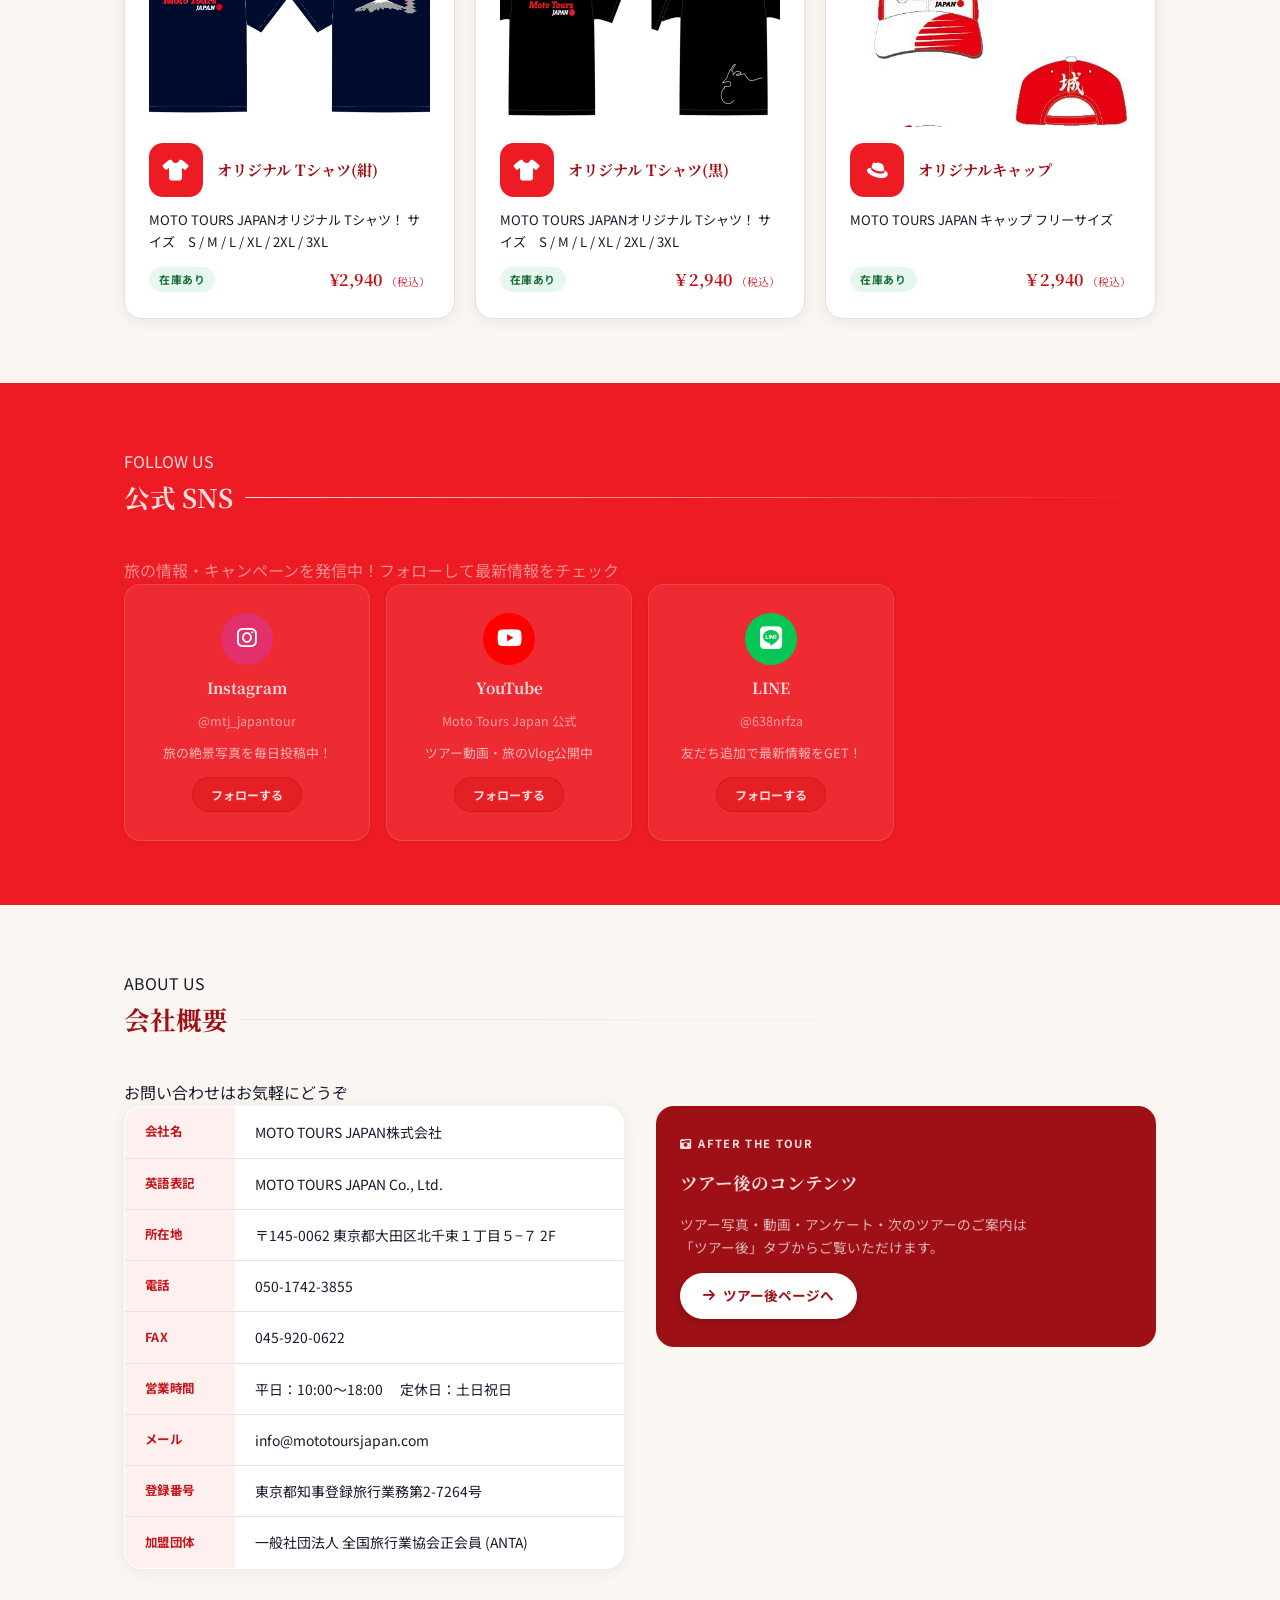
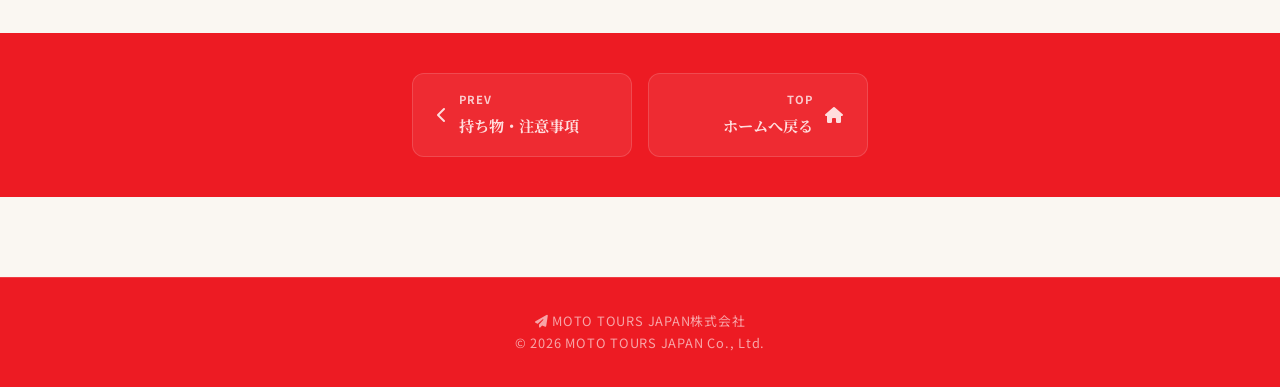
<file: company_information.html>
<!DOCTYPE html>
<html lang="ja">
<head>
<meta charset="UTF-8">
<meta name="viewport" content="width=device-width,initial-scale=1.0">
<title id="pageTitle">会社情報・連絡先 | 旅のしおり</title>
<link rel="preconnect" href="https://fonts.googleapis.com">
<link rel="preconnect" href="https://fonts.gstatic.com" crossorigin>
<link href="https://fonts.googleapis.com/css2?family=Noto+Serif+JP:wght@400;700&family=Noto+Sans+JP:wght@300;400;500;700&display=swap" rel="stylesheet">
<link rel="stylesheet" href="https://cdnjs.cloudflare.com/ajax/libs/font-awesome/6.5.0/css/all.min.css">
<link rel="stylesheet" href="style.css">
<link rel="manifest" href="manifest.json">
<meta name="theme-color" content="#9e1016">
<style>
/* ── Goods Section ──────────────────────────────── */
.goods-section { background: var(--cream); padding: 64px 0; }
.goods-grid {
  display: grid;
  grid-template-columns: repeat(auto-fill, minmax(260px, 1fr));
  gap: 20px;
}
.goods-card {
  background: var(--white);
  border-radius: 18px;
  box-shadow: 0 2px 16px rgba(26,26,26,.07);
  padding: 28px 24px 24px;
  display: flex;
  flex-direction: column;
  gap: 12px;
  transition: transform .22s, box-shadow .22s;
}
.goods-card:hover { transform: translateY(-4px); box-shadow: 0 8px 30px rgba(26,26,26,.13); }
.goods-img { width: 100%; height: 180px; border-radius: 12px; overflow: hidden; margin-bottom: 4px; }
.goods-img img { width: 100%; height: 100%; object-fit: cover; display: block; transition: transform .3s; }
.goods-card:hover .goods-img img { transform: scale(1.04); }
.goods-icon-wrap {
  width: 54px; height: 54px;
  border-radius: 14px;
  display: flex; align-items: center; justify-content: center;
  font-size: 1.3rem;
  color: #fff;
  flex-shrink: 0;
}
.goods-card-top { display: flex; align-items: center; gap: 14px; }
.goods-name {
  font-family: var(--font-serif);
  font-size: .95rem;
  font-weight: 700;
  color: var(--navy);
  flex: 1;
}
.goods-price {
  font-size: 1rem;
  font-weight: 700;
  color: var(--gold-dark);
  font-family: var(--font-serif);
}
.goods-desc {
  font-size: .82rem;
  color: var(--text-sub);
  line-height: 1.7;
}
.goods-footer {
  display: flex;
  justify-content: space-between;
  align-items: center;
  margin-top: auto;
}
.badge {
  display: inline-block;
  font-size: .68rem;
  font-weight: 700;
  padding: 3px 10px;
  border-radius: 99px;
  letter-spacing: .05em;
}
.badge-green { background: #E6F7EE; color: #1A6B3A; }
.badge-gold  { background: var(--gold-pale); color: var(--gold-dark); }
.badge-red   { background: #FDE8E8; color: #9B1B1B; }
.badge-blue  { background: #EBF2FC; color: #1B4D8A; }

/* ── SNS Section ────────────────────────────────── */
.sns-section { background: var(--navy-dark); padding: 64px 0; }
.sns-grid {
  display: grid;
  grid-template-columns: repeat(auto-fill, minmax(220px, 1fr));
  gap: 16px;
}
.sns-card {
  background: rgba(255,255,255,.07);
  border: 1px solid rgba(255,255,255,.12);
  border-radius: 16px;
  padding: 28px 24px;
  text-align: center;
  text-decoration: none;
  display: flex; flex-direction: column; align-items: center; gap: 10px;
  transition: all .22s;
}
.sns-card:hover {
  background: rgba(255,255,255,.13);
  transform: translateY(-4px);
  border-color: rgba(204,0,0,.5);
}
.sns-icon-wrap {
  width: 52px; height: 52px;
  border-radius: 50%;
  display: flex; align-items: center; justify-content: center;
  font-size: 1.4rem;
  color: #fff;
}
.sns-platform {
  font-family: var(--font-serif);
  font-size: .95rem;
  font-weight: 700;
  color: var(--gold-light);
}
.sns-handle {
  font-size: .78rem;
  color: rgba(255,255,255,.55);
}
.sns-desc {
  font-size: .8rem;
  color: rgba(255,255,255,.65);
  line-height: 1.6;
}
.sns-follow-btn {
  display: inline-block;
  margin-top: 4px;
  padding: 6px 18px;
  border-radius: 99px;
  font-size: .75rem;
  font-weight: 700;
  background: rgba(204,0,0,.25);
  color: var(--gold-light);
  border: 1px solid rgba(204,0,0,.4);
  transition: background .2s;
}
.sns-card:hover .sns-follow-btn { background: rgba(204,0,0,.45); }

/* ── Emergency Section ──────────────────────────── */
.emergency-section { background: var(--white); padding: 64px 0; }
.emg-main-grid {
  display: grid;
  grid-template-columns: repeat(auto-fill, minmax(260px, 1fr));
  gap: 20px;
  margin-bottom: 40px;
}
.emg-card {
  border-radius: 18px;
  padding: 28px 24px;
  display: flex;
  flex-direction: column;
  gap: 10px;
}
.emg-card.company {
  background: var(--navy);
  color: #fff;
  grid-column: 1 / -1;
}
.emg-card.guide {
  background: linear-gradient(135deg, #2D6A4F, #1A4D2E);
  color: #fff;
}
.emg-card-label {
  font-size: .7rem;
  font-weight: 700;
  letter-spacing: .1em;
  text-transform: uppercase;
  color: var(--gold-light);
}
.emg-card.guide .emg-card-label { color: #a8e6c5; }
.emg-card-name {
  font-family: var(--font-serif);
  font-size: 1.1rem;
  font-weight: 700;
}
.emg-phone {
  font-family: var(--font-serif);
  font-size: 1.6rem;
  font-weight: 700;
  color: var(--gold-light);
  letter-spacing: .04em;
}
.emg-card.guide .emg-phone { color: #a8e6c5; }
.emg-info-row {
  display: flex;
  align-items: center;
  gap: 8px;
  font-size: .82rem;
  opacity: .8;
}
.emg-info-row i { width: 16px; text-align: center; flex-shrink: 0; color: var(--gold-light); }
.emg-card.guide .emg-info-row i { color: #a8e6c5; }

.emg-others-title {
  font-family: var(--font-serif);
  font-size: 1rem;
  font-weight: 700;
  color: var(--navy);
  margin-bottom: 16px;
  padding-bottom: 10px;
  border-bottom: 2px solid var(--border);
}
.emergency-grid {
  display: grid;
  grid-template-columns: repeat(auto-fill, minmax(200px, 1fr));
  gap: 14px;
}
.emg-other-card {
  background: var(--cream);
  border-radius: 14px;
  padding: 18px 18px;
  display: flex;
  flex-direction: column;
  gap: 6px;
}
.emg-other-name {
  font-size: .82rem;
  font-weight: 700;
  color: var(--navy);
}
.emg-other-phone {
  font-family: var(--font-serif);
  font-size: 1.1rem;
  font-weight: 700;
  color: var(--navy-mid);
}
.emg-other-note {
  font-size: .72rem;
  color: var(--text-muted);
}

/* ── Company Info Section ───────────────────────── */
.company-section { background: var(--cream); padding: 64px 0; }
.company-inner {
  display: grid;
  grid-template-columns: 1fr 1fr;
  gap: 32px;
  align-items: start;
}
.company-table-wrap {
  background: var(--white);
  border-radius: 18px;
  box-shadow: 0 2px 16px rgba(26,26,26,.07);
  overflow: hidden;
}
.company-table {
  width: 100%;
  border-collapse: collapse;
  font-size: .875rem;
}
.company-table th,
.company-table td {
  padding: 14px 20px;
  text-align: left;
  border-bottom: 1px solid var(--border);
}
.company-table tr:last-child th,
.company-table tr:last-child td { border-bottom: none; }
.company-table th {
  width: 110px;
  font-size: .78rem;
  font-weight: 700;
  color: var(--gold-dark);
  background: var(--gold-pale);
  white-space: nowrap;
  letter-spacing: .04em;
}
.company-table td { color: var(--text-main); line-height: 1.6; }

.survey-card {
  background: var(--navy);
  border-radius: 18px;
  padding: 36px 30px;
  color: #fff;
  display: flex;
  flex-direction: column;
  gap: 16px;
}
.survey-eyebrow {
  font-size: .7rem;
  font-weight: 700;
  letter-spacing: .12em;
  color: var(--gold);
  text-transform: uppercase;
}
.survey-title {
  font-family: var(--font-serif);
  font-size: 1.3rem;
  font-weight: 700;
  color: var(--gold-light);
  line-height: 1.4;
}
.survey-icon-wrap {
  width: 60px; height: 60px;
  border-radius: 50%;
  background: rgba(204,0,0,.2);
  border: 2px solid rgba(204,0,0,.4);
  display: flex; align-items: center; justify-content: center;
  font-size: 1.4rem;
  color: var(--gold);
}
.survey-desc {
  font-size: .875rem;
  line-height: 1.85;
  color: rgba(255,255,255,.72);
}
.survey-btn {
  display: inline-flex;
  align-items: center;
  gap: 10px;
  padding: 14px 28px;
  background: #fff;
  color: var(--gold);
  border: 2px solid #fff;
  border-radius: 12px;
  font-size: .95rem;
  font-weight: 700;
  font-family: inherit;
  cursor: pointer;
  text-decoration: none;
  transition: background .2s, color .2s, transform .2s;
  align-self: flex-start;
}
.survey-btn:hover { background: transparent; color: #fff; border-color: #fff; transform: translateY(-2px); }
.survey-note { font-size: .76rem; color: rgba(255,255,255,.45); line-height: 1.6; }

/* ── After Tour Button ───────────────────────────── */
.after-tour-btn {
  display: inline-flex;
  align-items: center;
  gap: 8px;
  padding: 10px 22px;
  background: #fff;
  color: var(--navy);
  font-size: .85rem;
  font-weight: 700;
  border-radius: 99px;
  text-decoration: none;
  border: 1.5px solid #fff;
  box-shadow: 0 2px 8px rgba(0,0,0,.2);
  transition: background .2s, color .2s, transform .2s, box-shadow .2s;
}
.after-tour-btn:hover {
  background: transparent;
  color: #fff;
  border-color: #fff;
  transform: translateY(-2px);
  box-shadow: 0 4px 14px rgba(0,0,0,.25);
}

/* ── Goods CTA ──────────────────────────────────── */
.goods-cta-btn {
  display: inline-flex;
  align-items: center;
  justify-content: center;
  gap: 8px;
  width: 100%;
  padding: 11px 16px;
  background: #ed1b23;
  color: #fff;
  border-radius: 10px;
  font-size: .85rem;
  font-weight: 700;
  text-decoration: none;
  transition: background .2s, transform .18s;
  margin-top: 6px;
  letter-spacing: .02em;
}
.goods-cta-btn:hover { background: #9e1016; transform: translateY(-2px); }

/* ── Page Nav ─────────────────────────────────────── */
.page-nav { background: var(--navy-dark); padding: 40px 0; }
.page-nav-inner { display: flex; justify-content: space-between; gap: 16px; flex-wrap: wrap; }
.page-nav-btn {
  display: flex;
  align-items: center;
  gap: 12px;
  background: rgba(255,255,255,.07);
  border: 1px solid rgba(255,255,255,.15);
  border-radius: 12px;
  padding: 16px 24px;
  text-decoration: none;
  color: var(--gold-light);
  transition: all .22s;
  flex: 1; min-width: 220px;
}
.page-nav-btn:hover { background: rgba(255,255,255,.15); border-color: rgba(255,255,255,.4); color: #fff; }
.page-nav-btn.next { justify-content: flex-end; text-align: right; }
.nav-label { font-size: .7rem; color: rgba(255,255,255,.75); display: block; margin-bottom: 2px; letter-spacing: .08em; font-weight: 700; }
.nav-title { font-family: var(--font-serif); font-size: .95rem; font-weight: 700; }

/* ── Responsive ─────────────────────────────────── */
@media (max-width: 900px) {
  .company-inner { grid-template-columns: 1fr; }
}
@media (max-width: 768px) {
  .goods-grid    { grid-template-columns: 1fr 1fr; }
  .sns-grid      { grid-template-columns: 1fr 1fr; }
  .emergency-grid { grid-template-columns: 1fr 1fr; }
  .emg-main-grid { grid-template-columns: 1fr; }
  .emg-card.company { grid-column: auto; }
  .page-nav-inner { flex-direction: column; }
  .page-nav-btn  { min-width: unset; }
  .page-nav-btn.next { justify-content: flex-start; text-align: left; }
}
@media (max-width: 480px) {
  .goods-grid    { grid-template-columns: 1fr; }
  .sns-grid      { grid-template-columns: 1fr; }
  .emergency-grid { grid-template-columns: 1fr; }
}
</style>
</head>
<body>

<!-- ▼ Header -->
<header class="site-header">
  <div class="header-inner">
    <a href="index.html" class="site-logo">
      <i class="fa-solid fa-paper-plane"></i>
      <span id="hCompanyName">MOTO TOURS JAPAN</span>
    </a>
    <nav class="nav-menu">
      <a href="index.html" data-i18n="nav.home">ホーム</a>
      <a href="route.html" data-i18n="nav.route">全体行程</a>
      <a href="caution.html" data-i18n="nav.caution">注意事項</a>
      <a href="company_information.html" class="active" data-i18n="nav.company">会社情報</a>
      <a href="post_tour.html" data-i18n="nav.postTour">ツアー後</a>
    </nav>
    <div id="langSwitcherDesktop"></div>
    <img src="MTJ_logo_color_RGB.jpg" alt="MOTO TOURS JAPAN" class="header-logo-img">
    <button class="hamburger" id="hamburger" aria-label="メニュー">
      <span></span><span></span><span></span>
    </button>
  </div>
  <nav class="mobile-nav" id="mobileNav">
    <a href="index.html" data-i18n="nav.home.mobile">ホーム</a>
    <a href="route.html" data-i18n="nav.route.mobile">全体行程</a>
    <a href="caution.html" data-i18n="nav.caution.mobile">注意事項</a>
    <a href="company_information.html" class="active" data-i18n="nav.company.mobile">会社情報</a>
    <a href="post_tour.html"><i class="fa-solid fa-camera-retro"></i>&ensp;<span data-i18n="nav.postTour.mobile">ツアー後</span></a>
    <div id="langSwitcherMobile"></div>
  </nav>
</header>
<div class="nav-overlay" id="navOverlay"></div>

<!-- ▼ Page Banner -->
<section class="page-banner" style="background:linear-gradient(135deg,#ed1b23 0%,#c5151b 60%,#9e1016 100%)">
  <div class="container">
    <p class="banner-eyebrow"><i class="fa-solid fa-building"></i>&nbsp; COMPANY INFO</p>
    <h1 class="banner-title" data-i18n="banner.title.company">会社情報・連絡先</h1>
    <p class="banner-subtitle" data-i18n="banner.subtitle.company">緊急連絡先・オリジナルグッズ・公式SNS</p>
  </div>
</section>

<!-- ════════════════════════════════════════════════
     ▼ 緊急連絡先
═════════════════════════════════════════════════ -->
<section class="emergency-section">
  <div class="container">
    <div class="section-head">
      <div class="section-divider"></div>
      <p class="section-eyebrow">EMERGENCY CONTACTS</p>
      <h2 class="section-title" data-i18n="emergency.contacts.title">緊急連絡先</h2>
      <p class="section-subtitle" data-i18n="emergency.contacts.subtitle">困ったことがあればいつでもご連絡ください</p>
    </div>

    <!-- 会社・添乗員 -->
    <div class="emg-main-grid" id="emgMainGrid"></div>

    <!-- その他緊急連絡先 -->
    <p class="emg-others-title"><i class="fa-solid fa-phone-volume" style="color:var(--gold);margin-right:8px"></i><span data-i18n="emergency.others.title">その他の緊急連絡先</span></p>
    <div class="emergency-grid" id="emergencyGrid"></div>
  </div>
</section>

<!-- ════════════════════════════════════════════════
     ▼ オリジナルグッズ
═════════════════════════════════════════════════ -->
<section class="goods-section">
  <div class="container">
    <div class="section-head">
      <div class="section-divider"></div>
      <p class="section-eyebrow">ORIGINAL GOODS</p>
      <h2 class="section-title" data-i18n="goods.title">オリジナルグッズ</h2>
      <p class="section-subtitle" data-i18n="goods.subtitle">旅の記念にMOTO TOURS JAPANオリジナルグッズはいかがでしょうか</p>
      <p class="section-subtitle" id="goodsNoteText" style="display:none"></p>
    </div>
    <div class="goods-grid" id="goodsGrid"></div>
  </div>
</section>

<!-- ════════════════════════════════════════════════
     ▼ SNS
═════════════════════════════════════════════════ -->
<section class="sns-section">
  <div class="container">
    <div class="section-head">
      <div class="section-divider"></div>
      <p class="section-eyebrow" style="color:var(--gold-light)">FOLLOW US</p>
      <h2 class="section-title" style="color:var(--gold-light)" data-i18n="sns.title">公式 SNS</h2>
      <p class="section-subtitle" style="color:rgba(255,255,255,.5)" data-i18n="sns.subtitle">旅の情報・キャンペーンを発信中！フォローして最新情報をチェック</p>
    </div>
    <div class="sns-grid" id="snsGrid"></div>
  </div>
</section>

<!-- ════════════════════════════════════════════════
     ▼ 会社概要
═════════════════════════════════════════════════ -->
<section class="company-section">
  <div class="container">
    <div class="section-head">
      <div class="section-divider"></div>
      <p class="section-eyebrow">ABOUT US</p>
      <h2 class="section-title" data-i18n="company.title">会社概要</h2>
      <p class="section-subtitle" data-i18n="company.subtitle">お問い合わせはお気軽にどうぞ</p>
    </div>
    <div class="company-inner">
      <div class="company-table-wrap">
        <table class="company-table" id="companyTable"></table>
      </div>
      <div id="afterTourCard" style="background:var(--navy);border-radius:18px;padding:28px 24px;display:flex;flex-direction:column;gap:14px;align-items:flex-start">
        <span style="font-size:.7rem;font-weight:700;letter-spacing:.12em;color:var(--gold-light);text-transform:uppercase"><i class="fa-solid fa-camera-retro" style="margin-right:6px"></i>AFTER THE TOUR</span>
        <p style="font-family:var(--font-serif);font-size:1.1rem;font-weight:700;color:var(--gold-light)" data-i18n="company.afterTour.title">ツアー後のコンテンツ</p>
        <p style="font-size:.85rem;color:rgba(255,255,255,.7);line-height:1.7" data-i18n="company.afterTour.desc" data-i18n-html>ツアー写真・動画・アンケート・次のツアーのご案内は<br>「ツアー後」タブからご覧いただけます。</p>
        <a href="post_tour.html" class="after-tour-btn">
          <i class="fa-solid fa-arrow-right"></i> <span data-i18n="company.afterTour.btn">ツアー後ページへ</span>
        </a>
      </div>
    </div>
  </div>
</section>

<!-- ▼ Page Navigation -->
<nav class="page-nav">
  <div class="container page-nav-inner">
    <a href="caution.html" class="page-nav-btn prev">
      <i class="fa-solid fa-chevron-left"></i>
      <div>
        <span class="nav-label" data-i18n="pagenav.prev">PREV</span>
        <span class="nav-title" data-i18n="pagenav.caution">持ち物・注意事項</span>
      </div>
    </a>
    <a href="index.html" class="page-nav-btn next">
      <div>
        <span class="nav-label" data-i18n="pagenav.top">TOP</span>
        <span class="nav-title" data-i18n="pagenav.backHome">ホームへ戻る</span>
      </div>
      <i class="fa-solid fa-house"></i>
    </a>
  </div>
</nav>

<!-- ▼ Footer -->
<footer class="site-footer">
  <div class="container footer-inner">
    <div class="footer-logo">
      <i class="fa-solid fa-paper-plane"></i>
      <span id="fCompanyName">MOTO TOURS JAPAN</span>
    </div>
    <p class="footer-copy">&copy; <span id="fYear"></span> <span id="fCompanyNameEn">MOTO TOURS JAPAN Co., Ltd.</span></p>
  </div>
</footer>

<!-- ════════════════════════════════════════════════
     ▼ Scripts
═════════════════════════════════════════════════ -->
<script src="pwa.js"></script>
<script src="i18n.js"></script>
<script src="anim.js" defer></script>
<script src="tour-data.js"></script>
<script>
applyI18nStaticText();
mountLangSwitcher('langSwitcherDesktop');
mountLangSwitcher('langSwitcherMobile');
/* ─────────────────────────────────────────────
   HTMLエスケープ
───────────────────────────────────────────── */
function esc(s) {
  return String(s)
    .replace(/&/g,'&amp;')
    .replace(/</g,'&lt;')
    .replace(/>/g,'&gt;')
    .replace(/"/g,'&quot;');
}

/* ─────────────────────────────────────────────
   バッジ HTML
───────────────────────────────────────────── */
function badgeHtml(text, type) {
  if (!text) return '';
  var cls = 'badge-' + (type || 'green');
  return '<span class="badge ' + cls + '">' + esc(text) + '</span>';
}

/* ─────────────────────────────────────────────
   オリジナルグッズ
───────────────────────────────────────────── */
function renderGoods() {
  var d = getData();
  var noteEl = document.getElementById('goodsNoteText');
  if (d.goodsNote && noteEl) { noteEl.textContent = d.goodsNote; noteEl.style.display = ''; }
  if (!d.goods || !d.goods.length) return;

  var html = '';
  d.goods.forEach(function(g) {
    var imgHtml = g.image
      ? '<div class="goods-img"><img src="' + esc(g.image) + '" alt="' + esc(g.name) + '"></div>'
      : '';
    var priceHtml = g.price
      ? '<span class="goods-price">' + esc(g.price) +
          '<span style="font-size:.68rem;font-weight:400;color:var(--text-muted);margin-left:4px">' + esc(t('goods.taxIncluded')) + '</span>' +
        '</span>'
      : '';
    var ctaHtml = g.buyUrl
      ? '<a href="' + esc(g.buyUrl) + '" target="_blank" rel="noopener noreferrer" class="goods-cta-btn">' +
          '<i class="fa-solid fa-cart-shopping"></i> ' + esc(t('goods.buyNow')) +
        '</a>'
      : '';
    html +=
      '<div class="goods-card">' +
        imgHtml +
        '<div class="goods-card-top">' +
          '<div class="goods-icon-wrap" style="background:' + esc(g.iconBg) + '">' +
            '<i class="' + esc(g.icon) + '"></i>' +
          '</div>' +
          '<span class="goods-name">' + esc(g.name) + '</span>' +
        '</div>' +
        '<p class="goods-desc">' + esc(g.desc) + '</p>' +
        '<div class="goods-footer">' +
          badgeHtml(g.badge, g.badgeType) +
          priceHtml +
        '</div>' +
        ctaHtml +
      '</div>';
  });
  document.getElementById('goodsGrid').innerHTML = html;
}

/* ─────────────────────────────────────────────
   SNS
───────────────────────────────────────────── */
function renderSns() {
  var d = getData();
  if (!d.sns || !d.sns.length) return;

  var html = '';
  d.sns.forEach(function(s) {
    html +=
      '<a href="' + esc(s.url) + '" target="_blank" rel="noopener" class="sns-card">' +
        '<div class="sns-icon-wrap" style="background:' + esc(s.color) + '">' +
          '<i class="' + esc(s.icon) + '"></i>' +
        '</div>' +
        '<span class="sns-platform">' + esc(s.platform) + '</span>' +
        '<span class="sns-handle">'   + esc(s.handle)   + '</span>' +
        '<span class="sns-desc">'     + esc(s.desc)     + '</span>' +
        '<span class="sns-follow-btn">' + esc(t('sns.followBtn')) + '</span>' +
      '</a>';
  });
  document.getElementById('snsGrid').innerHTML = html;
}

/* ─────────────────────────────────────────────
   緊急連絡先
───────────────────────────────────────────── */
function renderEmergency() {
  var d  = getData();
  var em = d.emergency;
  // ホームタブの挨拶欄と同じデータ（複数担当者対応）を参照する。
  // 以前はd.guide（1人目のみ）しか見ておらず、2人目以降の添乗員を追加しても
  // ここに反映されなかったため、d.guidesの全員をカード表示するようにしている。
  var guides = (d.guides && d.guides.length) ? d.guides : (d.guide ? [d.guide] : []);

  // 会社カード
  var mainHtml =
    '<div class="emg-card company">' +
      '<span class="emg-card-label"><i class="fa-solid fa-building" style="margin-right:6px"></i>' + esc(t('emg.label.company')) + '</span>' +
      '<span class="emg-card-name">' + esc(d.company.name) + '</span>' +
      '<span class="emg-phone">' + esc(em.companyPhone) + '</span>' +
      '<div class="emg-info-row"><i class="fa-solid fa-clock"></i>' + esc(em.companyHours) + '</div>' +
      '<div class="emg-info-row"><i class="fa-solid fa-location-dot"></i>' + esc(em.companyAddress) + '</div>' +
      '<div class="emg-info-row"><i class="fa-solid fa-envelope"></i>' + esc(em.companyEmail) + '</div>' +
    '</div>';

  // 添乗員カード（人数分）
  guides.forEach(function(g) {
    mainHtml +=
      '<div class="emg-card guide">' +
        '<span class="emg-card-label"><i class="fa-solid fa-user-tie" style="margin-right:6px"></i>' + esc(t('emg.label.guide')) + '</span>' +
        '<span class="emg-card-name">' + esc(g.name) + '</span>' +
        '<span class="emg-phone">' + esc(g.phone) + '</span>' +
        '<div class="emg-info-row"><i class="fa-solid fa-envelope"></i>' + esc(g.email) + '</div>' +
        '<div class="emg-info-row"><i class="fa-brands fa-line"></i>' + esc(t('emg.label.lineId')) + esc(g.lineId) + '</div>' +
      '</div>';
  });

  document.getElementById('emgMainGrid').innerHTML = mainHtml;

  // その他
  if (!em.others || !em.others.length) return;
  var othersHtml = '';
  em.others.forEach(function(o) {
    othersHtml +=
      '<div class="emg-other-card">' +
        '<span class="emg-other-name">' + esc(o.name) + '</span>' +
        '<span class="emg-other-phone">' + esc(o.phone) + '</span>' +
        '<span class="emg-other-note">' + esc(o.note) + '</span>' +
      '</div>';
  });
  document.getElementById('emergencyGrid').innerHTML = othersHtml;
}

/* ─────────────────────────────────────────────
   会社概要テーブル
───────────────────────────────────────────── */
function renderCompany() {
  var d = getData();
  var c = d.company;

  var rows = [
    [t('company.table.name'),         c.name],
    [t('company.table.nameEn'),       c.nameEn],
    [t('company.table.address'),      c.address],
    [t('company.table.phone'),        c.phone],
    [t('company.table.fax'),          c.fax],
    [t('company.table.hours'),        c.hours],
    [t('company.table.email'),        c.email],
    [t('company.table.registration'), c.registration],
    [t('company.table.association'),  c.association]
  ];

  var tableHtml = rows.map(function(r) {
    return '<tr><th>' + esc(r[0]) + '</th><td>' + esc(r[1]) + '</td></tr>';
  }).join('');
  document.getElementById('companyTable').innerHTML = tableHtml;
}

/* ─────────────────────────────────────────────
   ページ共通情報
───────────────────────────────────────────── */
function renderCommon() {
  var d = getData();
  document.getElementById('hCompanyName').textContent   = d.company.name.toUpperCase() || 'MOTO TOURS JAPAN株式会社';
  document.getElementById('fCompanyName').textContent   = d.company.name;
  document.getElementById('fCompanyNameEn').textContent = d.company.nameEn;
  document.getElementById('fYear').textContent          = new Date().getFullYear();
  document.title = t('title.company') + ' | ' + d.basic.tourTitle;
  // 「ツアー後」ページ：admin.htmlで公開がオンになるまでヘッダーメニュー・案内カードを隠す
  if (!d.postTour || !d.postTour.enabled) {
    var ptLinks = document.querySelectorAll('a[href="post_tour.html"]');
    for (var i = 0; i < ptLinks.length; i++) {
      if (ptLinks[i].closest('.nav-menu') || ptLinks[i].closest('.mobile-nav')) ptLinks[i].style.display = 'none';
    }
    var afterTourCard = document.getElementById('afterTourCard');
    if (afterTourCard) afterTourCard.style.display = 'none';
  }
}

/* ─────────────────────────────────────────────
   ハンバーガーメニュー
───────────────────────────────────────────── */
(function() {
  var btn     = document.getElementById('hamburger');
  var nav     = document.getElementById('mobileNav');
  var overlay = document.getElementById('navOverlay');
  function closeMenu() {
    btn.classList.remove('open');
    nav.classList.remove('open');
    overlay.classList.remove('show');
  }
  btn.addEventListener('click', function() {
    var opening = !nav.classList.contains('open');
    btn.classList.toggle('open', opening);
    nav.classList.toggle('open', opening);
    overlay.classList.toggle('show', opening);
  });
  overlay.addEventListener('click', closeMenu);
})();

/* ─────────────────────────────────────────────
   初期化
───────────────────────────────────────────── */
renderCommon();
renderEmergency();
renderGoods();
renderSns();
renderCompany();
</script>
</body>
</html>
</file>
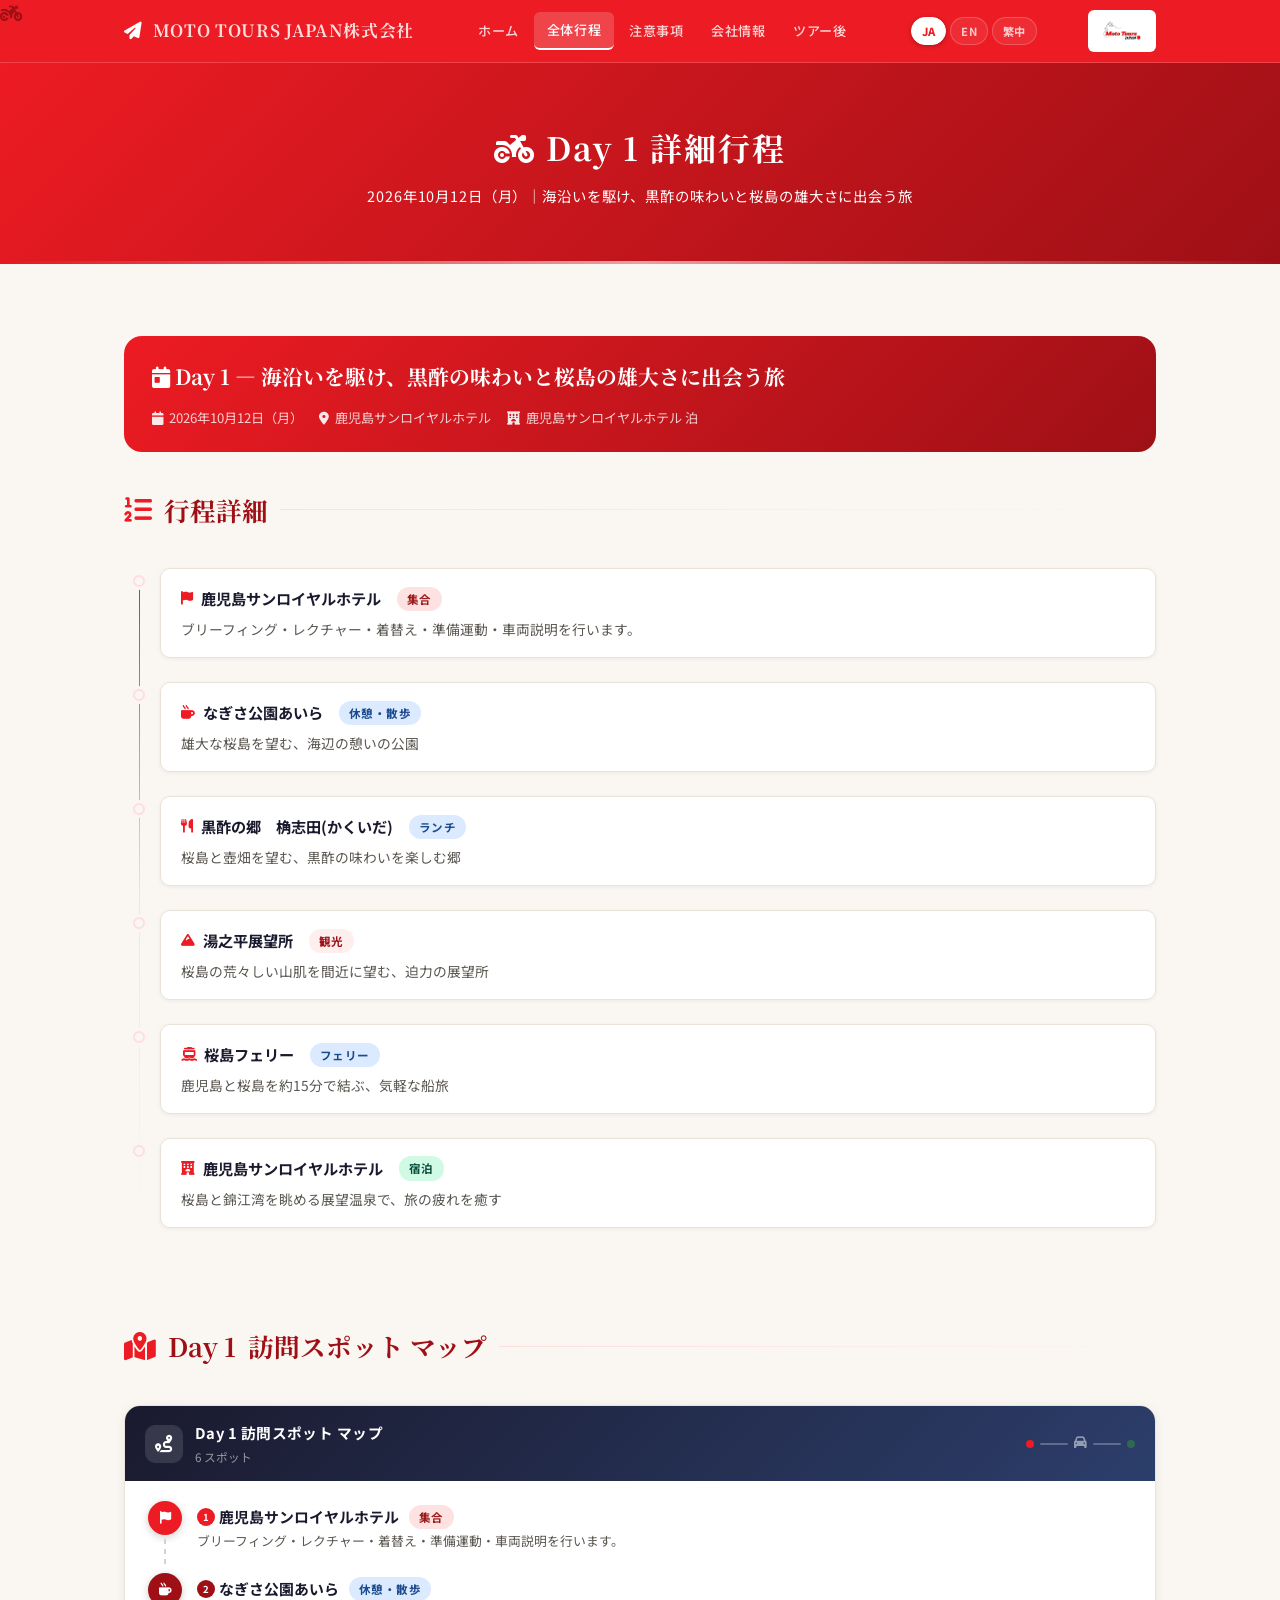
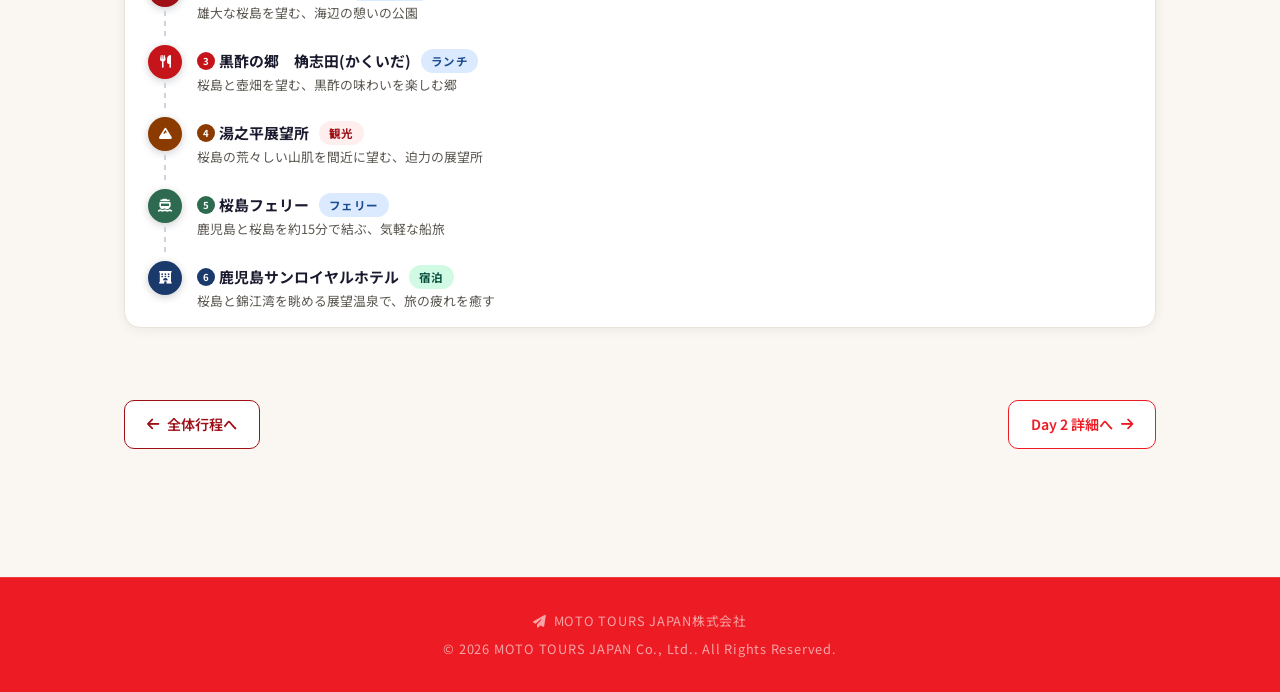
<file: itinerary_day1.html>
<!DOCTYPE html>
<html lang="ja">
<head>
<meta charset="UTF-8"><meta name="viewport" content="width=device-width,initial-scale=1.0">
<title>Day 1 詳細行程 | 旅のしおり</title>
<link rel="preconnect" href="https://fonts.googleapis.com">
<link href="https://fonts.googleapis.com/css2?family=Noto+Serif+JP:wght@400;700&family=Noto+Sans+JP:wght@300;400;500;700&display=swap" rel="stylesheet">
<link rel="stylesheet" href="https://cdnjs.cloudflare.com/ajax/libs/font-awesome/6.5.0/css/all.min.css">
<link rel="stylesheet" href="style.css">
<link rel="manifest" href="manifest.json">
<meta name="theme-color" content="#9e1016">
</head>
<body>
<header class="site-header">
  <div class="header-inner">
    <a href="index.html" class="site-logo"><i class="fa-solid fa-paper-plane"></i><span>MOTO TOURS JAPAN株式会社</span></a>
    <nav class="nav-menu">
      <a href="index.html" data-i18n="nav.home">ホーム</a>
      <a href="route.html" class="active" data-i18n="nav.route">全体行程</a>
      <a href="caution.html" data-i18n="nav.caution">注意事項</a>
      <a href="company_information.html" data-i18n="nav.company">会社情報</a>
      <a href="post_tour.html" data-i18n="nav.postTour">ツアー後</a>
    </nav>
    <div id="langSwitcherDesktop"></div>
    <img src="MTJ_logo_color_RGB.jpg" alt="MOTO TOURS JAPAN" class="header-logo-img">
    <button class="hamburger" id="hamburger"><span></span><span></span><span></span></button>
  </div>
  <nav class="mobile-nav" id="mobileNav">
    <a href="index.html"><i class="fa-solid fa-house"></i>&ensp;<span data-i18n="nav.home.mobile">ホーム</span></a>
    <a href="route.html" class="active"><i class="fa-solid fa-map"></i>&ensp;<span data-i18n="nav.route.mobile">全体行程</span></a>
    <a href="caution.html"><i class="fa-solid fa-circle-exclamation"></i>&ensp;<span data-i18n="nav.caution.mobile">注意事項</span></a>
    <a href="company_information.html"><i class="fa-solid fa-building"></i>&ensp;<span data-i18n="nav.company.mobile">会社情報</span></a>
    <a href="post_tour.html"><i class="fa-solid fa-camera-retro"></i>&ensp;<span data-i18n="nav.postTour.mobile">ツアー後</span></a>
    <div id="langSwitcherMobile"></div>
  </nav>
</header>

<div class="page-banner" id="pageBanner">
  <h1><i id="dayHeadIcon" class="fa-solid fa-torii-gate"></i> Day 1 <span data-i18n="route.detailTitle">詳細行程</span></h1>
  <p id="bannerSub">—</p>
</div>

<main><div class="container">
  <section class="section">
    <div class="day-strip" id="dayStrip"></div>
    <h2 class="section-title"><i class="fa-solid fa-list-ol"></i> <span data-i18n="route.detailTimeline">行程詳細</span></h2>
    <div class="timeline" id="timeline"></div>
  </section>

  <section class="section">
    <h2 class="section-title"><i class="fa-solid fa-map-location-dot"></i> Day 1 <span data-i18n="route.detailMap">訪問スポット マップ</span></h2>
    <div id="routeIllust"></div>
  </section>

  <div class="page-nav">
    <a id="navPrev" href="route.html" class="btn-nav btn-nav-prev"><i class="fa-solid fa-arrow-left"></i> <span data-i18n="pagenav.toRoute">全体行程へ</span></a>
    <a id="navNext" href="itinerary_day2.html" class="btn-nav btn-nav-next">Day 2 <span data-i18n="pagenav.dayDetail">詳細へ</span> <i class="fa-solid fa-arrow-right"></i></a>
  </div>
</div></main>

<footer class="site-footer">
  <p><i class="fa-solid fa-paper-plane"></i>&ensp;<span id="footerCompany">MOTO TOURS JAPAN株式会社</span></p>
  <p id="footerCopy">&copy; 2026 MOTO TOURS JAPAN Co., Ltd. All Rights Reserved.</p>
</footer>

<script src="pwa.js"></script>
<script src="i18n.js"></script>
<script src="anim.js" defer></script>
<script src="tour-data.js"></script>
<script>
applyI18nStaticText();
mountLangSwitcher('langSwitcherDesktop');
mountLangSwitcher('langSwitcherMobile');
document.title = 'Day 1 ' + t('route.detailTitle') + ' | ' + t('title.index');
const d = getData();
// 「ツアー後」ページ：admin.htmlで公開がオンになるまでヘッダーメニューから隠す
if (!d.postTour || !d.postTour.enabled) {
  document.querySelectorAll('a[href="post_tour.html"]').forEach(function(a){
    if (a.closest('.nav-menu') || a.closest('.mobile-nav')) a.style.display = 'none';
  });
}
const day = d.day1;
if (day && day.icon) document.getElementById('dayHeadIcon').className = day.icon;
const BADGE = {red:'badge-red',blue:'badge-blue',green:'badge-green',gold:'badge-gold'};
const DAY_NUM = 1;
// ツアーによって日数が異なるため、実際に存在する day1, day2... の数を数える
const TOTAL_DAYS = Object.keys(d).filter(k => /^day\d+$/.test(k) && d[k] && (d[k].date || d[k].theme || (d[k].items && d[k].items.length))).length;
function buildDayStripMeta(dayNum, totalDays){
  const hotels = d.hotels || (d.hotel ? [d.hotel] : []);
  const parts = [`<span class="day-strip-meta-item"><i class="fa-solid fa-calendar"></i>${day.date}</span>`];
  if (dayNum === 1) parts.push(`<span class="day-strip-meta-item"><i class="fa-solid fa-location-dot"></i>${d.meeting.place}</span>`);
  if (dayNum < totalDays) {
    const h = hotels[dayNum - 1];
    if (h) parts.push(`<span class="day-strip-meta-item"><i class="fa-solid fa-hotel"></i>${h.name} ${t('day.night')}</span>`);
  } else {
    const prevH = hotels[dayNum - 2];
    if (prevH) parts.push(`<span class="day-strip-meta-item"><i class="fa-solid fa-hotel"></i>${prevH.name} ${t('day.depart')}</span>`);
    parts.push(`<span class="day-strip-meta-item"><i class="fa-solid fa-flag-checkered"></i>${d.meeting.endTime} ${t('day.dismiss')}</span>`);
  }
  return parts.join('');
}

document.getElementById('bannerSub').textContent = day.date + '｜' + day.theme;
document.getElementById('dayStrip').innerHTML = `
  <h2><i class="fa-solid fa-calendar-day"></i> Day 1 — ${day.theme}</h2>
  <div class="day-strip-meta">${buildDayStripMeta(DAY_NUM, TOTAL_DAYS)}</div>`;
document.getElementById('dayStrip').style.background = 'linear-gradient(135deg,#ed1b23,#9e1016)';

// 前後ページへのリンク（ツアーの実際の日数に応じて自動計算）
(function(){
  const prevNum = DAY_NUM - 1;
  const prevNav = document.getElementById('navPrev');
  if (prevNum >= 1) { prevNav.href = 'itinerary_day' + prevNum + '.html'; prevNav.innerHTML = '<i class="fa-solid fa-arrow-left"></i> Day ' + prevNum + ' ' + t('pagenav.dayDetail'); }
  else { prevNav.href = 'route.html'; prevNav.innerHTML = '<i class="fa-solid fa-arrow-left"></i> ' + t('pagenav.toRoute'); }
  const nextNum = DAY_NUM + 1;
  const nextNav = document.getElementById('navNext');
  if (nextNum <= TOTAL_DAYS) { nextNav.href = 'itinerary_day' + nextNum + '.html'; nextNav.innerHTML = 'Day ' + nextNum + ' ' + t('pagenav.dayDetail') + ' <i class="fa-solid fa-arrow-right"></i>'; }
  else { nextNav.href = 'caution.html'; nextNav.innerHTML = t('pagenav.caution') + ' <i class="fa-solid fa-arrow-right"></i>'; }
})();

// Timeline
document.getElementById('timeline').innerHTML = (day.items||[]).map(item=>{
  const bdg = item.badge ? `<span class="badge ${BADGE[item.badgeType]||'badge-blue'}" style="margin-left:8px">${item.badge}</span>` : '';
  return `<div class="tl-item">
    <div class="tl-card">
      <div class="tl-card-header">
        <div class="tl-card-title"><i class="${item.icon||'fa-solid fa-circle'}"></i>${item.title}${bdg}</div>
      </div>
      ${item.place ? `<div class="tl-card-place"><i class="fa-solid fa-location-dot"></i>${item.place}</div>` : ''}
      <p>${item.desc||''}</p>
    </div>
  </div>`;
}).join('');

// Route Illustration
(function(){
  const items = day.items || [];
  const STOP_COLORS = ['#ed1b23','#9e1016','#c5151b','#8B3A00','#2D6A4F','#1A3A6B','#0D6A4E','#6B1A1A'];
  const el = document.getElementById('routeIllust');
  if (!el || !items.length) return;
  const stopsHtml = items.map((item, i) => {
    const color = STOP_COLORS[i % STOP_COLORS.length];
    const isLast = i === items.length - 1;
    const bdg = item.badge ? `<span class="badge badge-${item.badgeType||'blue'}" style="margin-left:6px">${item.badge}</span>` : '';
    return `<div style="display:flex;align-items:flex-start">
        <div style="display:flex;flex-direction:column;align-items:center;width:40px;flex-shrink:0">
          <div style="width:34px;height:34px;border-radius:50%;background:${color};display:flex;align-items:center;justify-content:center;box-shadow:0 2px 8px rgba(0,0,0,.2);flex-shrink:0">
            <i class="${item.icon||'fa-solid fa-map-pin'}" style="color:#fff;font-size:.8rem"></i>
          </div>
          ${!isLast ? `<div style="width:2px;flex:1;min-height:28px;background:repeating-linear-gradient(to bottom,#CBD5E1 0,#CBD5E1 5px,transparent 5px,transparent 10px);margin:4px 0"></div>` : ''}
        </div>
        <div style="padding-left:12px;padding-bottom:${isLast?'0':'22px'};padding-top:4px;flex:1;min-width:0">
          <div style="display:flex;align-items:center;flex-wrap:wrap;gap:4px;margin-bottom:2px">
            <span style="width:18px;height:18px;border-radius:50%;background:${color};color:#fff;font-size:.6rem;font-weight:700;display:inline-flex;align-items:center;justify-content:center;flex-shrink:0">${i+1}</span>
            <span style="font-weight:700;color:#1A1A2E;font-size:.93rem;line-height:1.4">${item.title}</span>${bdg}
          </div>
          ${item.place ? `<div style="font-size:.78rem;color:#7A7068;display:flex;align-items:center;gap:3px;margin-bottom:3px"><i class="fa-solid fa-location-dot" style="color:#ed1b23;font-size:.68rem;flex-shrink:0"></i>${item.place}</div>` : ''}
          ${item.desc ? `<div style="font-size:.8rem;color:#5A5650;line-height:1.55">${item.desc}</div>` : ''}
        </div>
      </div>`;
  }).join('');
  el.innerHTML = `
    <div style="background:#fff;border:1px solid #E8E2D8;border-radius:16px;overflow:hidden;box-shadow:0 2px 12px rgba(0,0,0,.06)">
      <div style="background:linear-gradient(135deg,#1A1A2E 0%,#2C3E6B 100%);padding:14px 20px;display:flex;align-items:center;gap:12px">
        <div style="width:38px;height:38px;border-radius:10px;background:rgba(255,255,255,.12);display:flex;align-items:center;justify-content:center;flex-shrink:0">
          <i class="fa-solid fa-route" style="color:#fff;font-size:1.1rem"></i>
        </div>
        <div>
          <div style="color:#fff;font-weight:700;font-size:.92rem;letter-spacing:.03em">Day 1 ${t('route.detailMap')}</div>
          <div style="color:rgba(255,255,255,.55);font-size:.73rem;margin-top:1px">${items.length} ${t('route.spots')}</div>
        </div>
        <div style="margin-left:auto;display:flex;align-items:center;gap:6px">
          <div style="width:8px;height:8px;border-radius:50%;background:#ed1b23"></div>
          <div style="width:28px;height:2px;background:rgba(255,255,255,.25);border-radius:2px"></div>
          <i class="fa-solid fa-car" style="color:rgba(255,255,255,.5);font-size:.8rem"></i>
          <div style="width:28px;height:2px;background:rgba(255,255,255,.25);border-radius:2px"></div>
          <div style="width:8px;height:8px;border-radius:50%;background:#2D6A4F"></div>
        </div>
      </div>
      <div style="padding:20px 20px 16px">
        ${stopsHtml}
      </div>
    </div>`;
})();

document.getElementById('footerCompany').textContent = d.company.name;
document.getElementById('footerCopy').innerHTML = '&copy; 2026 ' + d.company.nameEn + '. All Rights Reserved.';
document.getElementById('hamburger').addEventListener('click',function(){ this.classList.toggle('open'); document.getElementById('mobileNav').classList.toggle('open'); });
</script>
</body>
</html>
</file>
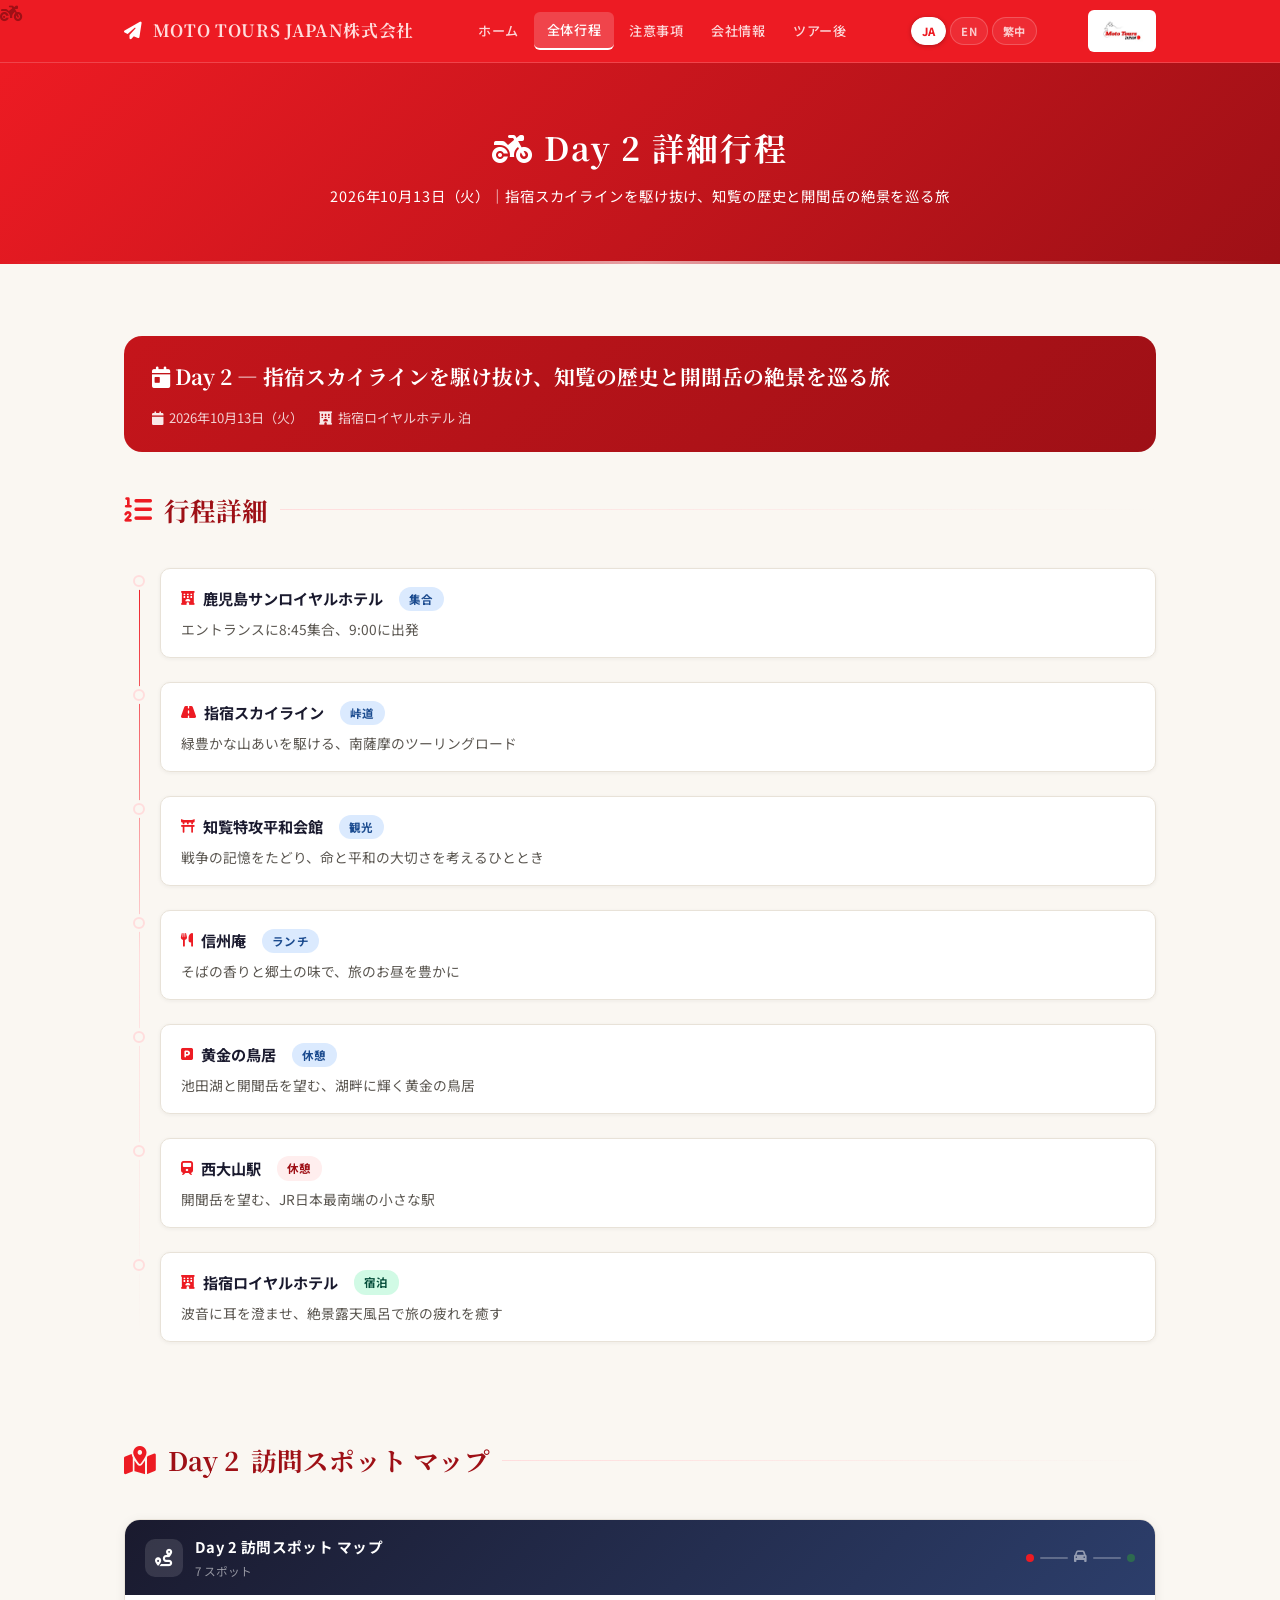
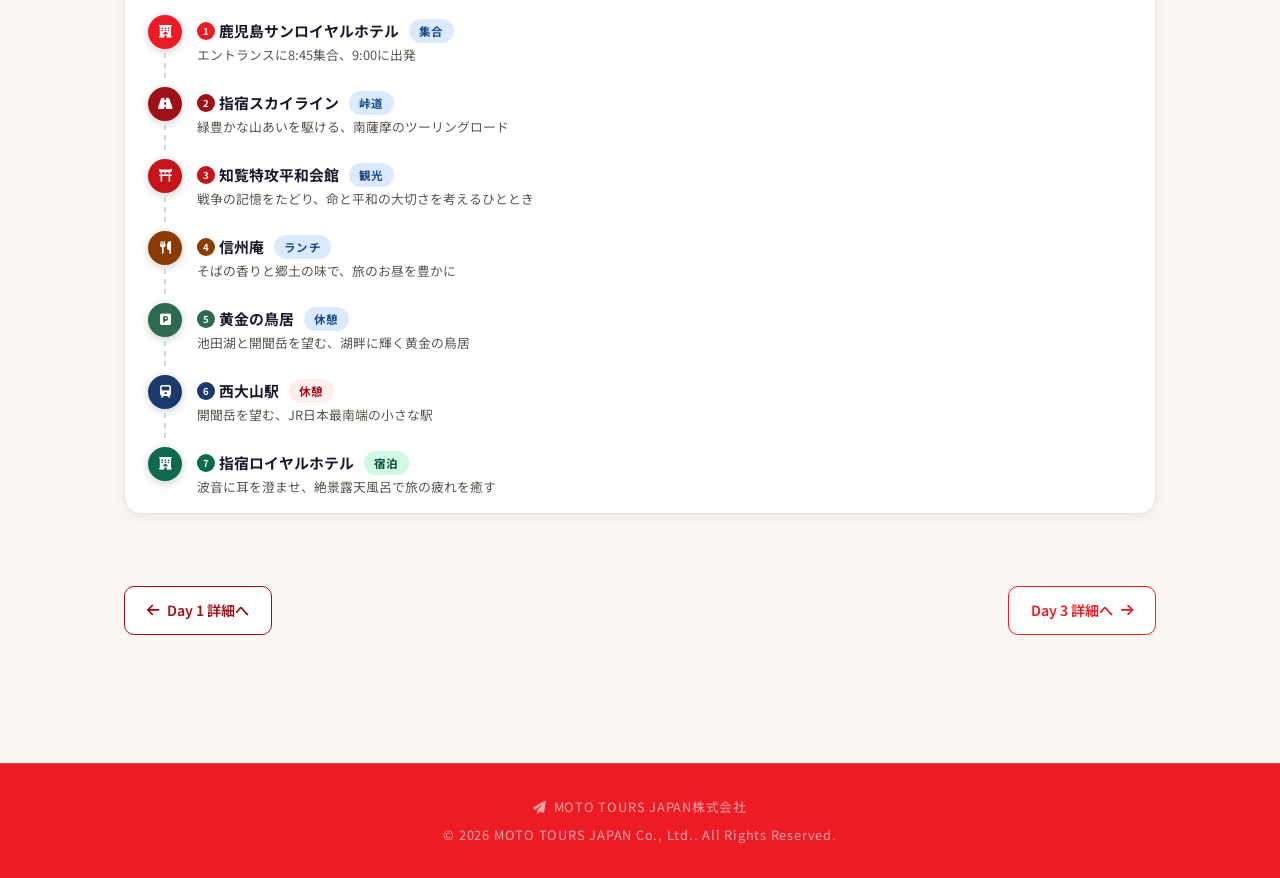
<file: itinerary_day2.html>
<!DOCTYPE html>
<html lang="ja">
<head>
<meta charset="UTF-8"><meta name="viewport" content="width=device-width,initial-scale=1.0">
<title>Day 2 詳細行程 | 旅のしおり</title>
<link rel="preconnect" href="https://fonts.googleapis.com">
<link href="https://fonts.googleapis.com/css2?family=Noto+Serif+JP:wght@400;700&family=Noto+Sans+JP:wght@300;400;500;700&display=swap" rel="stylesheet">
<link rel="stylesheet" href="https://cdnjs.cloudflare.com/ajax/libs/font-awesome/6.5.0/css/all.min.css">
<link rel="stylesheet" href="style.css">
<link rel="manifest" href="manifest.json">
<meta name="theme-color" content="#9e1016">
</head>
<body>
<header class="site-header">
  <div class="header-inner">
    <a href="index.html" class="site-logo"><i class="fa-solid fa-paper-plane"></i><span>MOTO TOURS JAPAN株式会社</span></a>
    <nav class="nav-menu">
      <a href="index.html" data-i18n="nav.home">ホーム</a>
      <a href="route.html" class="active" data-i18n="nav.route">全体行程</a>
      <a href="caution.html" data-i18n="nav.caution">注意事項</a>
      <a href="company_information.html" data-i18n="nav.company">会社情報</a>
      <a href="post_tour.html" data-i18n="nav.postTour">ツアー後</a>
    </nav>
    <div id="langSwitcherDesktop"></div>
    <img src="MTJ_logo_color_RGB.jpg" alt="MOTO TOURS JAPAN" class="header-logo-img">
    <button class="hamburger" id="hamburger"><span></span><span></span><span></span></button>
  </div>
  <nav class="mobile-nav" id="mobileNav">
    <a href="index.html"><i class="fa-solid fa-house"></i>&ensp;<span data-i18n="nav.home.mobile">ホーム</span></a>
    <a href="route.html" class="active"><i class="fa-solid fa-map"></i>&ensp;<span data-i18n="nav.route.mobile">全体行程</span></a>
    <a href="caution.html"><i class="fa-solid fa-circle-exclamation"></i>&ensp;<span data-i18n="nav.caution.mobile">注意事項</span></a>
    <a href="company_information.html"><i class="fa-solid fa-building"></i>&ensp;<span data-i18n="nav.company.mobile">会社情報</span></a>
    <a href="post_tour.html"><i class="fa-solid fa-camera-retro"></i>&ensp;<span data-i18n="nav.postTour.mobile">ツアー後</span></a>
    <div id="langSwitcherMobile"></div>
  </nav>
</header>

<div class="page-banner" style="background:linear-gradient(135deg,#ed1b23,#9e1016)">
  <h1><i id="dayHeadIcon" class="fa-solid fa-utensils"></i> Day 2 <span data-i18n="route.detailTitle">詳細行程</span></h1>
  <p id="bannerSub">—</p>
</div>

<main><div class="container">
  <section class="section">
    <div class="day-strip" id="dayStrip"></div>
    <h2 class="section-title"><i class="fa-solid fa-list-ol"></i> <span data-i18n="route.detailTimeline">行程詳細</span></h2>
    <div class="timeline" id="timeline"></div>
  </section>

  <section class="section">
    <h2 class="section-title"><i class="fa-solid fa-map-location-dot"></i> Day 2 <span data-i18n="route.detailMap">訪問スポット マップ</span></h2>
    <div id="routeIllust"></div>
  </section>

  <div class="page-nav">
    <a id="navPrev" href="itinerary_day1.html" class="btn-nav btn-nav-prev"><i class="fa-solid fa-arrow-left"></i> Day 1 <span data-i18n="pagenav.dayDetail">詳細へ</span></a>
    <a id="navNext" href="itinerary_day3.html" class="btn-nav btn-nav-next">Day 3 <span data-i18n="pagenav.dayDetail">詳細へ</span> <i class="fa-solid fa-arrow-right"></i></a>
  </div>
</div></main>

<footer class="site-footer">
  <p><i class="fa-solid fa-paper-plane"></i>&ensp;<span id="footerCompany">MOTO TOURS JAPAN株式会社</span></p>
  <p id="footerCopy">&copy; 2026 MOTO TOURS JAPAN Co., Ltd. All Rights Reserved.</p>
</footer>

<script src="pwa.js"></script>
<script src="i18n.js"></script>
<script src="anim.js" defer></script>
<script src="tour-data.js"></script>
<script>
applyI18nStaticText();
mountLangSwitcher('langSwitcherDesktop');
mountLangSwitcher('langSwitcherMobile');
document.title = 'Day 2 ' + t('route.detailTitle') + ' | ' + t('title.index');
const d = getData();
// 「ツアー後」ページ：admin.htmlで公開がオンになるまでヘッダーメニューから隠す
if (!d.postTour || !d.postTour.enabled) {
  document.querySelectorAll('a[href="post_tour.html"]').forEach(function(a){
    if (a.closest('.nav-menu') || a.closest('.mobile-nav')) a.style.display = 'none';
  });
}
const day = d.day2;
if (day && day.icon) document.getElementById('dayHeadIcon').className = day.icon;
const BADGE = {red:'badge-red',blue:'badge-blue',green:'badge-green',gold:'badge-gold'};
const DAY_NUM = 2;
// ツアーによって日数が異なるため、実際に存在する day1, day2... の数を数える
const TOTAL_DAYS = Object.keys(d).filter(k => /^day\d+$/.test(k) && d[k] && (d[k].date || d[k].theme || (d[k].items && d[k].items.length))).length;
function buildDayStripMeta(dayNum, totalDays){
  const hotels = d.hotels || (d.hotel ? [d.hotel] : []);
  const parts = [`<span class="day-strip-meta-item"><i class="fa-solid fa-calendar"></i>${day.date}</span>`];
  if (dayNum === 1) parts.push(`<span class="day-strip-meta-item"><i class="fa-solid fa-location-dot"></i>${d.meeting.place}</span>`);
  if (dayNum < totalDays) {
    const h = hotels[dayNum - 1];
    if (h) parts.push(`<span class="day-strip-meta-item"><i class="fa-solid fa-hotel"></i>${h.name} ${t('day.night')}</span>`);
  } else {
    const prevH = hotels[dayNum - 2];
    if (prevH) parts.push(`<span class="day-strip-meta-item"><i class="fa-solid fa-hotel"></i>${prevH.name} ${t('day.depart')}</span>`);
    parts.push(`<span class="day-strip-meta-item"><i class="fa-solid fa-flag-checkered"></i>${d.meeting.endTime} ${t('day.dismiss')}</span>`);
  }
  return parts.join('');
}

document.getElementById('bannerSub').textContent = day.date + '｜' + day.theme;
document.getElementById('dayStrip').innerHTML = `
  <h2><i class="fa-solid fa-calendar-day"></i> Day 2 — ${day.theme}</h2>
  <div class="day-strip-meta">${buildDayStripMeta(DAY_NUM, TOTAL_DAYS)}</div>`;
document.getElementById('dayStrip').style.background = 'linear-gradient(135deg,#c5151b,#9e1016)';

// 前後ページへのリンク（ツアーの実際の日数に応じて自動計算）
(function(){
  const prevNum = DAY_NUM - 1;
  const prevNav = document.getElementById('navPrev');
  if (prevNum >= 1) { prevNav.href = 'itinerary_day' + prevNum + '.html'; prevNav.innerHTML = '<i class="fa-solid fa-arrow-left"></i> Day ' + prevNum + ' ' + t('pagenav.dayDetail'); }
  else { prevNav.href = 'route.html'; prevNav.innerHTML = '<i class="fa-solid fa-arrow-left"></i> ' + t('pagenav.toRoute'); }
  const nextNum = DAY_NUM + 1;
  const nextNav = document.getElementById('navNext');
  if (nextNum <= TOTAL_DAYS) { nextNav.href = 'itinerary_day' + nextNum + '.html'; nextNav.innerHTML = 'Day ' + nextNum + ' ' + t('pagenav.dayDetail') + ' <i class="fa-solid fa-arrow-right"></i>'; }
  else { nextNav.href = 'caution.html'; nextNav.innerHTML = t('pagenav.caution') + ' <i class="fa-solid fa-arrow-right"></i>'; }
})();

document.getElementById('timeline').innerHTML = (day.items||[]).map(item=>{
  const bdg = item.badge ? `<span class="badge ${BADGE[item.badgeType]||'badge-blue'}" style="margin-left:8px">${item.badge}</span>` : '';
  return `<div class="tl-item">
    <div class="tl-card">
      <div class="tl-card-header">
        <div class="tl-card-title"><i class="${item.icon||'fa-solid fa-circle'}"></i>${item.title}${bdg}</div>
      </div>
      ${item.place ? `<div class="tl-card-place"><i class="fa-solid fa-location-dot"></i>${item.place}</div>` : ''}
      <p>${item.desc||''}</p>
    </div>
  </div>`;
}).join('');

// Route Illustration
(function(){
  const items = day.items || [];
  const STOP_COLORS = ['#ed1b23','#9e1016','#c5151b','#8B3A00','#2D6A4F','#1A3A6B','#0D6A4E','#6B1A1A'];
  const el = document.getElementById('routeIllust');
  if (!el || !items.length) return;
  const stopsHtml = items.map((item, i) => {
    const color = STOP_COLORS[i % STOP_COLORS.length];
    const isLast = i === items.length - 1;
    const bdg = item.badge ? `<span class="badge badge-${item.badgeType||'blue'}" style="margin-left:6px">${item.badge}</span>` : '';
    return `<div style="display:flex;align-items:flex-start">
        <div style="display:flex;flex-direction:column;align-items:center;width:40px;flex-shrink:0">
          <div style="width:34px;height:34px;border-radius:50%;background:${color};display:flex;align-items:center;justify-content:center;box-shadow:0 2px 8px rgba(0,0,0,.2);flex-shrink:0">
            <i class="${item.icon||'fa-solid fa-map-pin'}" style="color:#fff;font-size:.8rem"></i>
          </div>
          ${!isLast ? `<div style="width:2px;flex:1;min-height:28px;background:repeating-linear-gradient(to bottom,#CBD5E1 0,#CBD5E1 5px,transparent 5px,transparent 10px);margin:4px 0"></div>` : ''}
        </div>
        <div style="padding-left:12px;padding-bottom:${isLast?'0':'22px'};padding-top:4px;flex:1;min-width:0">
          <div style="display:flex;align-items:center;flex-wrap:wrap;gap:4px;margin-bottom:2px">
            <span style="width:18px;height:18px;border-radius:50%;background:${color};color:#fff;font-size:.6rem;font-weight:700;display:inline-flex;align-items:center;justify-content:center;flex-shrink:0">${i+1}</span>
            <span style="font-weight:700;color:#1A1A2E;font-size:.93rem;line-height:1.4">${item.title}</span>${bdg}
          </div>
          ${item.place ? `<div style="font-size:.78rem;color:#7A7068;display:flex;align-items:center;gap:3px;margin-bottom:3px"><i class="fa-solid fa-location-dot" style="color:#ed1b23;font-size:.68rem;flex-shrink:0"></i>${item.place}</div>` : ''}
          ${item.desc ? `<div style="font-size:.8rem;color:#5A5650;line-height:1.55">${item.desc}</div>` : ''}
        </div>
      </div>`;
  }).join('');
  el.innerHTML = `
    <div style="background:#fff;border:1px solid #E8E2D8;border-radius:16px;overflow:hidden;box-shadow:0 2px 12px rgba(0,0,0,.06)">
      <div style="background:linear-gradient(135deg,#1A1A2E 0%,#2C3E6B 100%);padding:14px 20px;display:flex;align-items:center;gap:12px">
        <div style="width:38px;height:38px;border-radius:10px;background:rgba(255,255,255,.12);display:flex;align-items:center;justify-content:center;flex-shrink:0">
          <i class="fa-solid fa-route" style="color:#fff;font-size:1.1rem"></i>
        </div>
        <div>
          <div style="color:#fff;font-weight:700;font-size:.92rem;letter-spacing:.03em">Day 2 ${t('route.detailMap')}</div>
          <div style="color:rgba(255,255,255,.55);font-size:.73rem;margin-top:1px">${items.length} ${t('route.spots')}</div>
        </div>
        <div style="margin-left:auto;display:flex;align-items:center;gap:6px">
          <div style="width:8px;height:8px;border-radius:50%;background:#ed1b23"></div>
          <div style="width:28px;height:2px;background:rgba(255,255,255,.25);border-radius:2px"></div>
          <i class="fa-solid fa-car" style="color:rgba(255,255,255,.5);font-size:.8rem"></i>
          <div style="width:28px;height:2px;background:rgba(255,255,255,.25);border-radius:2px"></div>
          <div style="width:8px;height:8px;border-radius:50%;background:#2D6A4F"></div>
        </div>
      </div>
      <div style="padding:20px 20px 16px">
        ${stopsHtml}
      </div>
    </div>`;
})();

document.getElementById('footerCompany').textContent = d.company.name;
document.getElementById('footerCopy').innerHTML = '&copy; 2026 ' + d.company.nameEn + '. All Rights Reserved.';
document.getElementById('hamburger').addEventListener('click',function(){ this.classList.toggle('open'); document.getElementById('mobileNav').classList.toggle('open'); });
</script>
</body>
</html>
</file>
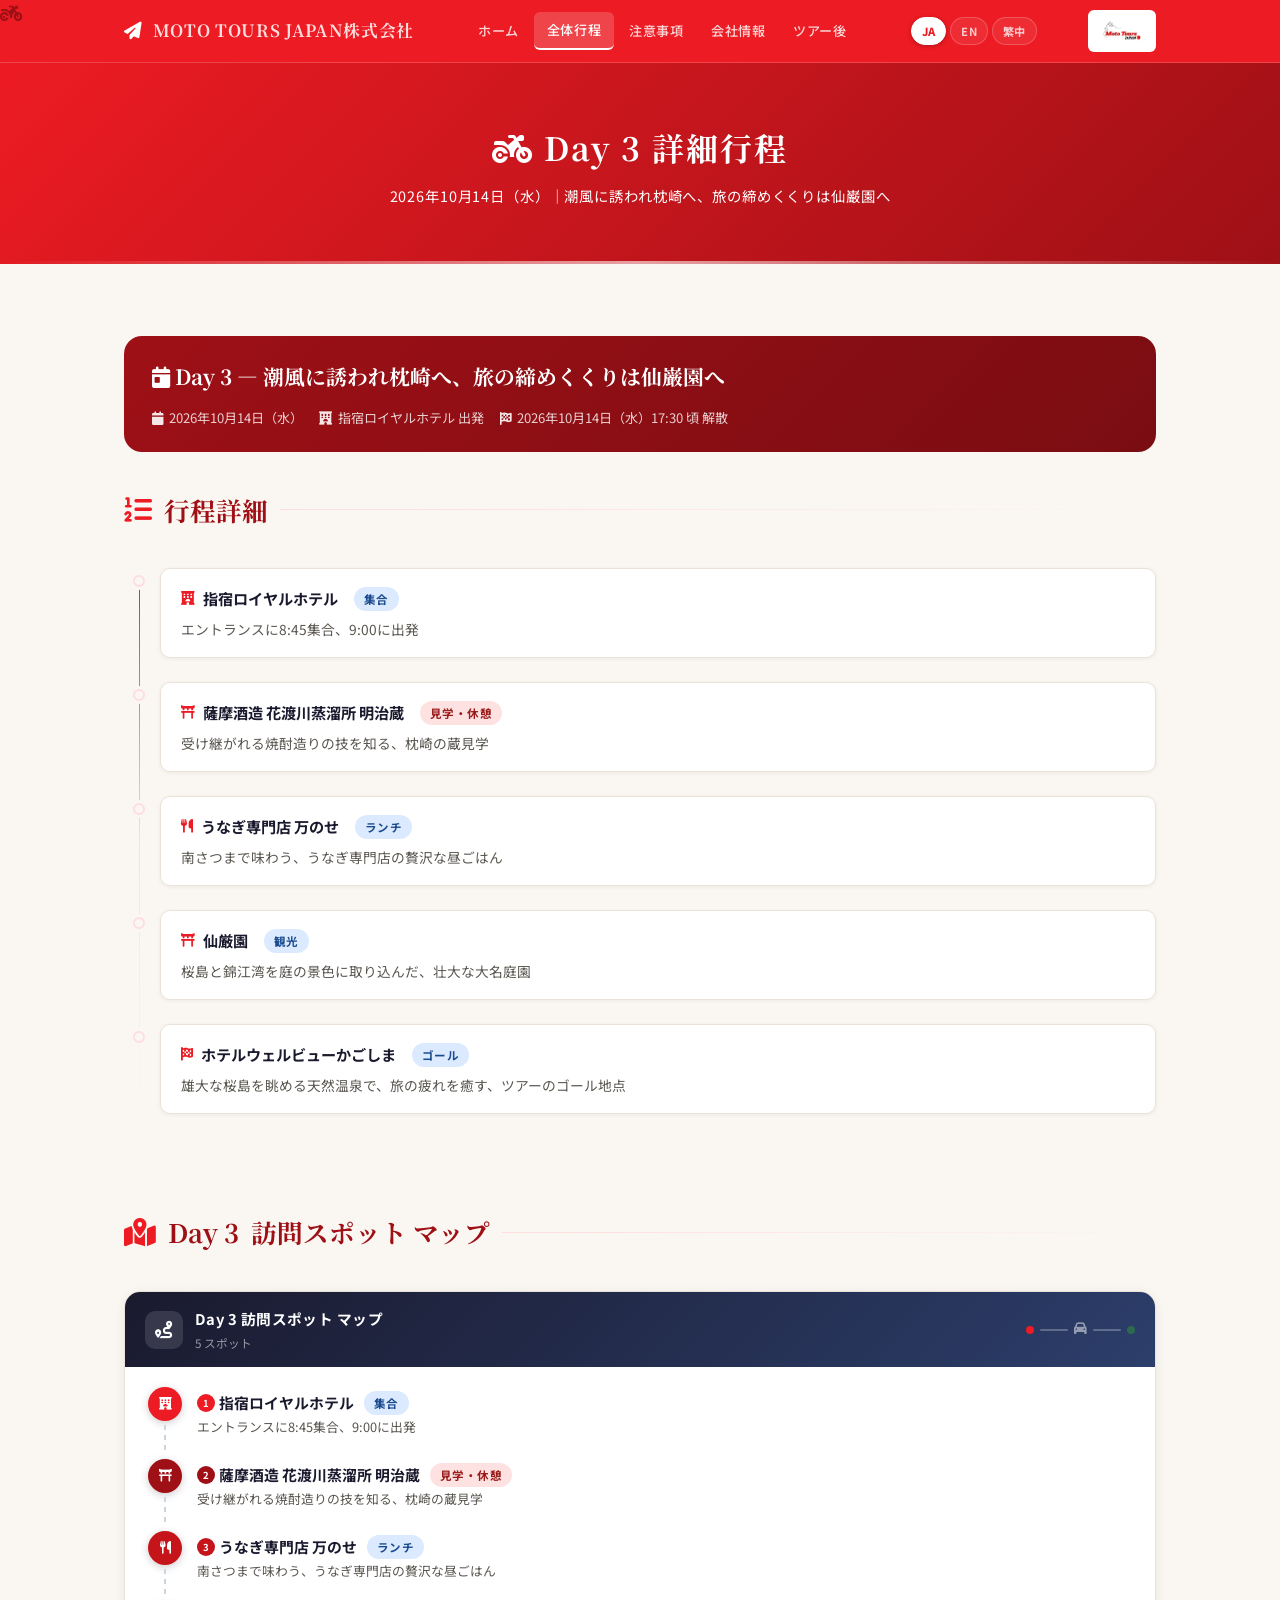
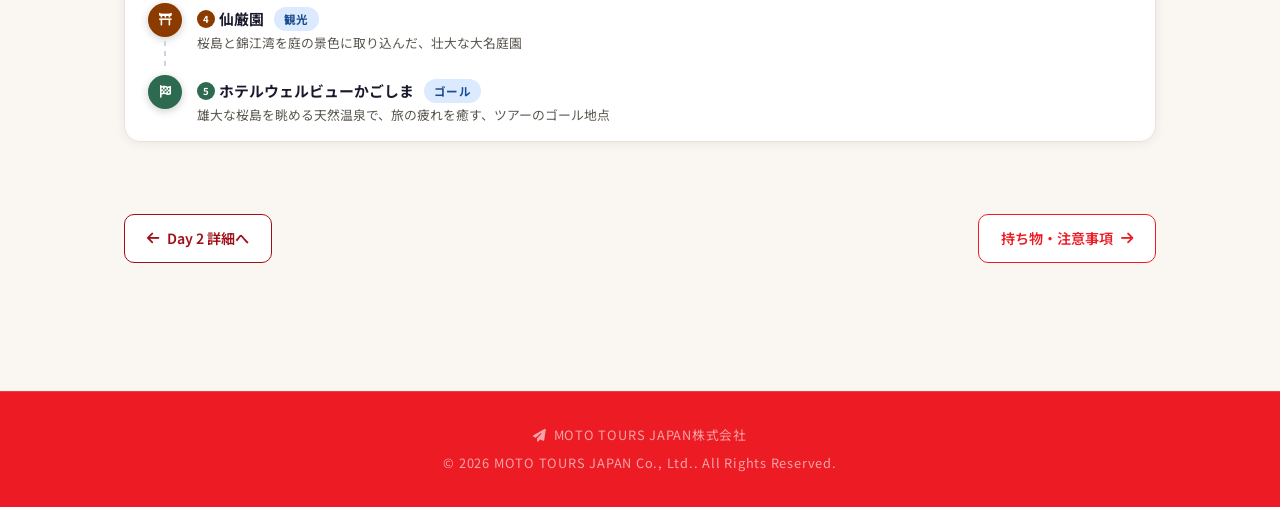
<file: itinerary_day3.html>
<!DOCTYPE html>
<html lang="ja">
<head>
<meta charset="UTF-8"><meta name="viewport" content="width=device-width,initial-scale=1.0">
<title>Day 3 詳細行程 | 旅のしおり</title>
<link rel="preconnect" href="https://fonts.googleapis.com">
<link href="https://fonts.googleapis.com/css2?family=Noto+Serif+JP:wght@400;700&family=Noto+Sans+JP:wght@300;400;500;700&display=swap" rel="stylesheet">
<link rel="stylesheet" href="https://cdnjs.cloudflare.com/ajax/libs/font-awesome/6.5.0/css/all.min.css">
<link rel="stylesheet" href="style.css">
<link rel="manifest" href="manifest.json">
<meta name="theme-color" content="#9e1016">
</head>
<body>
<header class="site-header">
  <div class="header-inner">
    <a href="index.html" class="site-logo"><i class="fa-solid fa-paper-plane"></i><span>MOTO TOURS JAPAN株式会社</span></a>
    <nav class="nav-menu">
      <a href="index.html" data-i18n="nav.home">ホーム</a>
      <a href="route.html" class="active" data-i18n="nav.route">全体行程</a>
      <a href="caution.html" data-i18n="nav.caution">注意事項</a>
      <a href="company_information.html" data-i18n="nav.company">会社情報</a>
      <a href="post_tour.html" data-i18n="nav.postTour">ツアー後</a>
    </nav>
    <div id="langSwitcherDesktop"></div>
    <img src="MTJ_logo_color_RGB.jpg" alt="MOTO TOURS JAPAN" class="header-logo-img">
    <button class="hamburger" id="hamburger"><span></span><span></span><span></span></button>
  </div>
  <nav class="mobile-nav" id="mobileNav">
    <a href="index.html"><i class="fa-solid fa-house"></i>&ensp;<span data-i18n="nav.home.mobile">ホーム</span></a>
    <a href="route.html" class="active"><i class="fa-solid fa-map"></i>&ensp;<span data-i18n="nav.route.mobile">全体行程</span></a>
    <a href="caution.html"><i class="fa-solid fa-circle-exclamation"></i>&ensp;<span data-i18n="nav.caution.mobile">注意事項</span></a>
    <a href="company_information.html"><i class="fa-solid fa-building"></i>&ensp;<span data-i18n="nav.company.mobile">会社情報</span></a>
    <a href="post_tour.html"><i class="fa-solid fa-camera-retro"></i>&ensp;<span data-i18n="nav.postTour.mobile">ツアー後</span></a>
    <div id="langSwitcherMobile"></div>
  </nav>
</header>

<div class="page-banner" style="background:linear-gradient(135deg,#ed1b23,#9e1016)">
  <h1><i id="dayHeadIcon" class="fa-solid fa-paw"></i> Day 3 <span data-i18n="route.detailTitle">詳細行程</span></h1>
  <p id="bannerSub">—</p>
</div>

<main><div class="container">
  <section class="section">
    <div class="day-strip" id="dayStrip"></div>
    <h2 class="section-title"><i class="fa-solid fa-list-ol"></i> <span data-i18n="route.detailTimeline">行程詳細</span></h2>
    <div class="timeline" id="timeline"></div>
  </section>

  <section class="section">
    <h2 class="section-title"><i class="fa-solid fa-map-location-dot"></i> Day 3 <span data-i18n="route.detailMap">訪問スポット マップ</span></h2>
    <div id="routeIllust"></div>
  </section>

  <div class="page-nav">
    <a id="navPrev" href="itinerary_day2.html" class="btn-nav btn-nav-prev"><i class="fa-solid fa-arrow-left"></i> Day 2 <span data-i18n="pagenav.dayDetail">詳細へ</span></a>
    <a id="navNext" href="caution.html" class="btn-nav btn-nav-next"><span data-i18n="pagenav.caution">注意事項へ</span> <i class="fa-solid fa-arrow-right"></i></a>
  </div>
</div></main>

<footer class="site-footer">
  <p><i class="fa-solid fa-paper-plane"></i>&ensp;<span id="footerCompany">MOTO TOURS JAPAN株式会社</span></p>
  <p id="footerCopy">&copy; 2026 MOTO TOURS JAPAN Co., Ltd. All Rights Reserved.</p>
</footer>

<script src="pwa.js"></script>
<script src="i18n.js"></script>
<script src="anim.js" defer></script>
<script src="tour-data.js"></script>
<script>
applyI18nStaticText();
mountLangSwitcher('langSwitcherDesktop');
mountLangSwitcher('langSwitcherMobile');
document.title = 'Day 3 ' + t('route.detailTitle') + ' | ' + t('title.index');
const d = getData();
// 「ツアー後」ページ：admin.htmlで公開がオンになるまでヘッダーメニューから隠す
if (!d.postTour || !d.postTour.enabled) {
  document.querySelectorAll('a[href="post_tour.html"]').forEach(function(a){
    if (a.closest('.nav-menu') || a.closest('.mobile-nav')) a.style.display = 'none';
  });
}
const DAY_NUM = 3;
// このツアーがDay3を使わない（1泊2日など）場合は全体行程ページへ戻す
if (!d.day3) { location.replace('route.html'); }
const day = d.day3 || {theme:'', date:'', items:[]};
if (day.icon) document.getElementById('dayHeadIcon').className = day.icon;
const BADGE = {red:'badge-red',blue:'badge-blue',green:'badge-green',gold:'badge-gold'};
// ツアーによって日数が異なるため、実際に存在する day1, day2... の数を数える
const TOTAL_DAYS = Object.keys(d).filter(k => /^day\d+$/.test(k) && d[k] && (d[k].date || d[k].theme || (d[k].items && d[k].items.length))).length;
function buildDayStripMeta(dayNum, totalDays){
  const hotels = d.hotels || (d.hotel ? [d.hotel] : []);
  const parts = [`<span class="day-strip-meta-item"><i class="fa-solid fa-calendar"></i>${day.date}</span>`];
  if (dayNum === 1) parts.push(`<span class="day-strip-meta-item"><i class="fa-solid fa-location-dot"></i>${d.meeting.place}</span>`);
  if (dayNum < totalDays) {
    const h = hotels[dayNum - 1];
    if (h) parts.push(`<span class="day-strip-meta-item"><i class="fa-solid fa-hotel"></i>${h.name} ${t('day.night')}</span>`);
  } else {
    const prevH = hotels[dayNum - 2];
    if (prevH) parts.push(`<span class="day-strip-meta-item"><i class="fa-solid fa-hotel"></i>${prevH.name} ${t('day.depart')}</span>`);
    parts.push(`<span class="day-strip-meta-item"><i class="fa-solid fa-flag-checkered"></i>${d.meeting.endTime} ${t('day.dismiss')}</span>`);
  }
  return parts.join('');
}

document.getElementById('bannerSub').textContent = day.date + '｜' + day.theme;
document.getElementById('dayStrip').innerHTML = `
  <h2><i class="fa-solid fa-calendar-day"></i> Day 3 — ${day.theme}</h2>
  <div class="day-strip-meta">${buildDayStripMeta(DAY_NUM, TOTAL_DAYS)}</div>`;
document.getElementById('dayStrip').style.background = 'linear-gradient(135deg,#9e1016,#7a0d12)';

// 前後ページへのリンク（ツアーの実際の日数に応じて自動計算）
(function(){
  const prevNum = DAY_NUM - 1;
  const prevNav = document.getElementById('navPrev');
  if (prevNum >= 1) { prevNav.href = 'itinerary_day' + prevNum + '.html'; prevNav.innerHTML = '<i class="fa-solid fa-arrow-left"></i> Day ' + prevNum + ' ' + t('pagenav.dayDetail'); }
  else { prevNav.href = 'route.html'; prevNav.innerHTML = '<i class="fa-solid fa-arrow-left"></i> ' + t('pagenav.toRoute'); }
  const nextNum = DAY_NUM + 1;
  const nextNav = document.getElementById('navNext');
  if (nextNum <= TOTAL_DAYS) { nextNav.href = 'itinerary_day' + nextNum + '.html'; nextNav.innerHTML = 'Day ' + nextNum + ' ' + t('pagenav.dayDetail') + ' <i class="fa-solid fa-arrow-right"></i>'; }
  else { nextNav.href = 'caution.html'; nextNav.innerHTML = t('pagenav.caution') + ' <i class="fa-solid fa-arrow-right"></i>'; }
})();

// Timeline
document.getElementById('timeline').innerHTML = (day.items||[]).map(item=>{
  const bdg = item.badge ? `<span class="badge ${BADGE[item.badgeType]||'badge-blue'}" style="margin-left:8px">${item.badge}</span>` : '';
  return `<div class="tl-item">
    <div class="tl-card">
      <div class="tl-card-header">
        <div class="tl-card-title"><i class="${item.icon||'fa-solid fa-circle'}"></i>${item.title}${bdg}</div>
      </div>
      ${item.place ? `<div class="tl-card-place"><i class="fa-solid fa-location-dot"></i>${item.place}</div>` : ''}
      <p>${item.desc||''}</p>
    </div>
  </div>`;
}).join('');

// Route Illustration
(function(){
  const items = day.items || [];
  const STOP_COLORS = ['#ed1b23','#9e1016','#c5151b','#8B3A00','#2D6A4F','#1A3A6B','#0D6A4E','#6B1A1A'];
  const el = document.getElementById('routeIllust');
  if (!el || !items.length) return;
  const stopsHtml = items.map((item, i) => {
    const color = STOP_COLORS[i % STOP_COLORS.length];
    const isLast = i === items.length - 1;
    const bdg = item.badge ? `<span class="badge badge-${item.badgeType||'blue'}" style="margin-left:6px">${item.badge}</span>` : '';
    return `<div style="display:flex;align-items:flex-start">
        <div style="display:flex;flex-direction:column;align-items:center;width:40px;flex-shrink:0">
          <div style="width:34px;height:34px;border-radius:50%;background:${color};display:flex;align-items:center;justify-content:center;box-shadow:0 2px 8px rgba(0,0,0,.2);flex-shrink:0">
            <i class="${item.icon||'fa-solid fa-map-pin'}" style="color:#fff;font-size:.8rem"></i>
          </div>
          ${!isLast ? `<div style="width:2px;flex:1;min-height:28px;background:repeating-linear-gradient(to bottom,#CBD5E1 0,#CBD5E1 5px,transparent 5px,transparent 10px);margin:4px 0"></div>` : ''}
        </div>
        <div style="padding-left:12px;padding-bottom:${isLast?'0':'22px'};padding-top:4px;flex:1;min-width:0">
          <div style="display:flex;align-items:center;flex-wrap:wrap;gap:4px;margin-bottom:2px">
            <span style="width:18px;height:18px;border-radius:50%;background:${color};color:#fff;font-size:.6rem;font-weight:700;display:inline-flex;align-items:center;justify-content:center;flex-shrink:0">${i+1}</span>
            <span style="font-weight:700;color:#1A1A2E;font-size:.93rem;line-height:1.4">${item.title}</span>${bdg}
          </div>
          ${item.place ? `<div style="font-size:.78rem;color:#7A7068;display:flex;align-items:center;gap:3px;margin-bottom:3px"><i class="fa-solid fa-location-dot" style="color:#ed1b23;font-size:.68rem;flex-shrink:0"></i>${item.place}</div>` : ''}
          ${item.desc ? `<div style="font-size:.8rem;color:#5A5650;line-height:1.55">${item.desc}</div>` : ''}
        </div>
      </div>`;
  }).join('');
  el.innerHTML = `
    <div style="background:#fff;border:1px solid #E8E2D8;border-radius:16px;overflow:hidden;box-shadow:0 2px 12px rgba(0,0,0,.06)">
      <div style="background:linear-gradient(135deg,#1A1A2E 0%,#2C3E6B 100%);padding:14px 20px;display:flex;align-items:center;gap:12px">
        <div style="width:38px;height:38px;border-radius:10px;background:rgba(255,255,255,.12);display:flex;align-items:center;justify-content:center;flex-shrink:0">
          <i class="fa-solid fa-route" style="color:#fff;font-size:1.1rem"></i>
        </div>
        <div>
          <div style="color:#fff;font-weight:700;font-size:.92rem;letter-spacing:.03em">Day 3 ${t('route.detailMap')}</div>
          <div style="color:rgba(255,255,255,.55);font-size:.73rem;margin-top:1px">${items.length} ${t('route.spots')}</div>
        </div>
        <div style="margin-left:auto;display:flex;align-items:center;gap:6px">
          <div style="width:8px;height:8px;border-radius:50%;background:#ed1b23"></div>
          <div style="width:28px;height:2px;background:rgba(255,255,255,.25);border-radius:2px"></div>
          <i class="fa-solid fa-car" style="color:rgba(255,255,255,.5);font-size:.8rem"></i>
          <div style="width:28px;height:2px;background:rgba(255,255,255,.25);border-radius:2px"></div>
          <div style="width:8px;height:8px;border-radius:50%;background:#2D6A4F"></div>
        </div>
      </div>
      <div style="padding:20px 20px 16px">
        ${stopsHtml}
      </div>
    </div>`;
})();

document.getElementById('footerCompany').textContent = d.company.name;
document.getElementById('footerCopy').innerHTML = '&copy; 2026 ' + d.company.nameEn + '. All Rights Reserved.';
document.getElementById('hamburger').addEventListener('click',function(){ this.classList.toggle('open'); document.getElementById('mobileNav').classList.toggle('open'); });
</script>
</body>
</html>
</file>
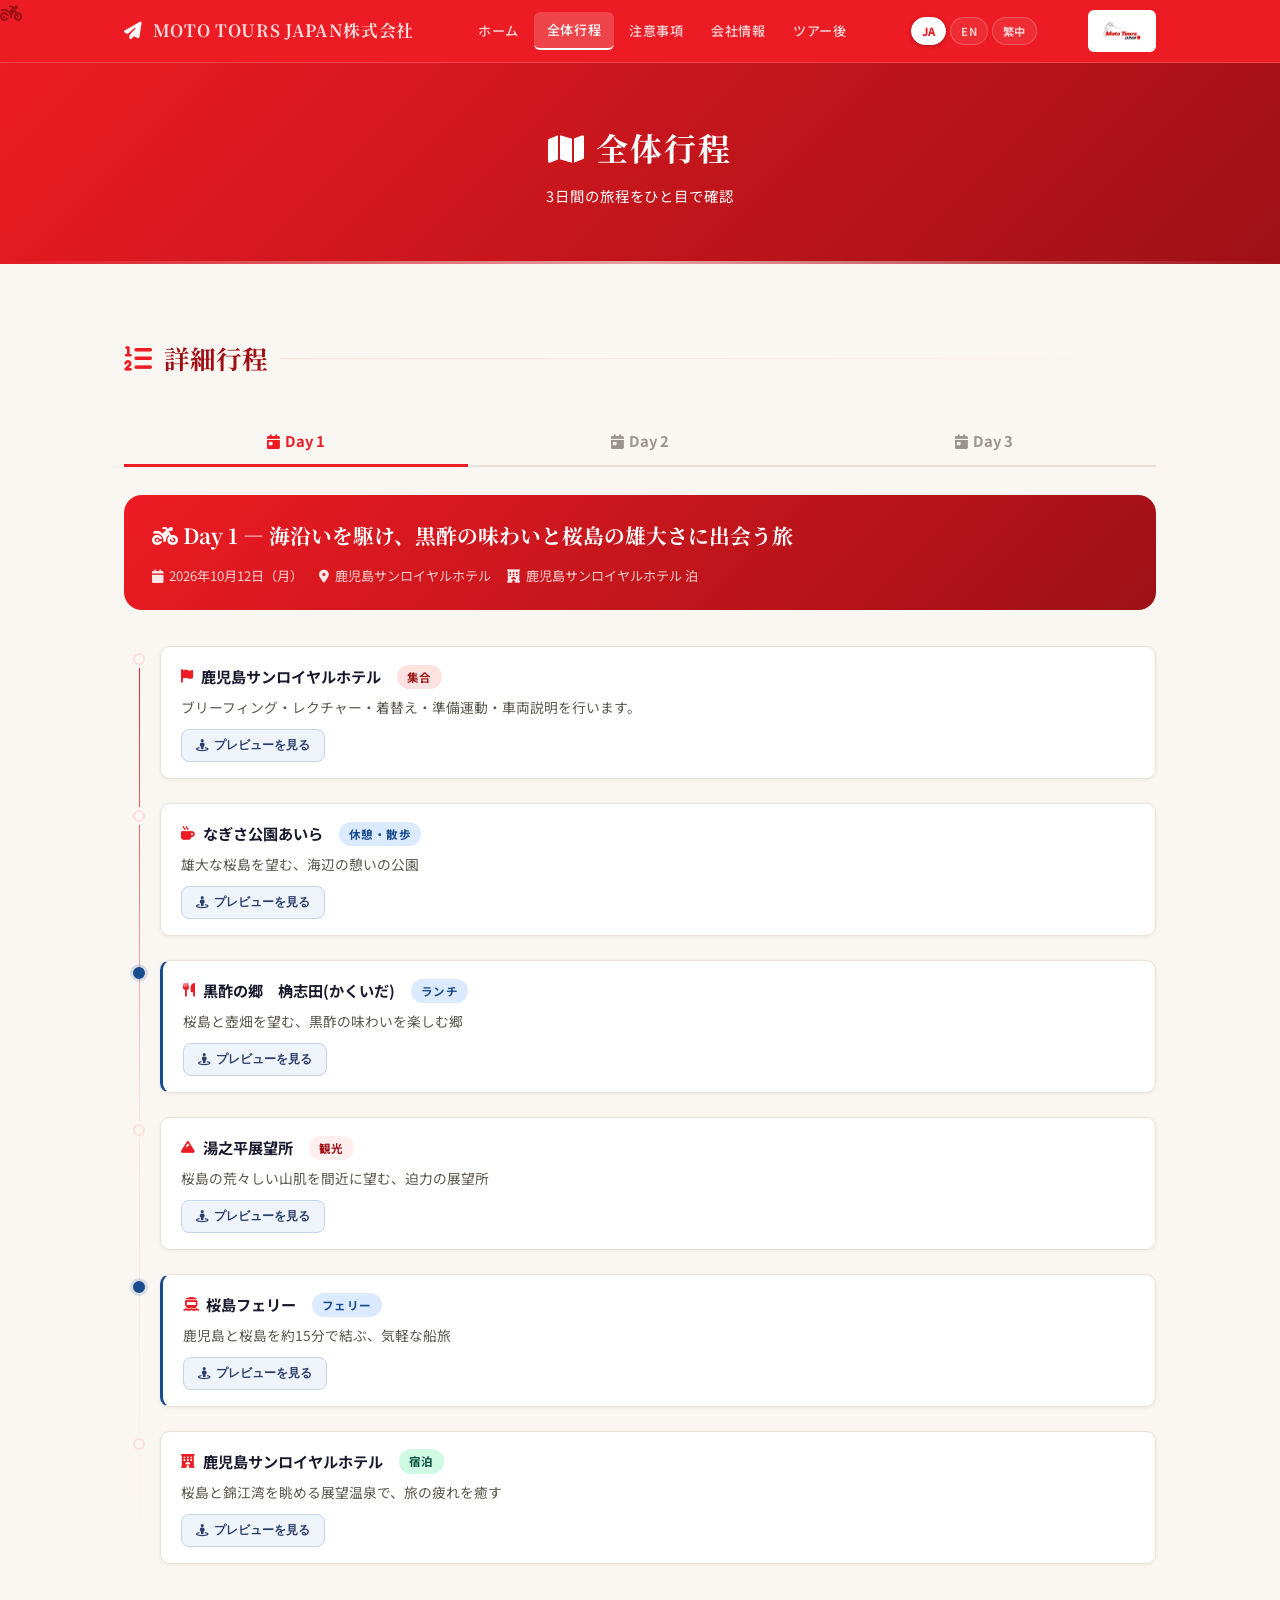
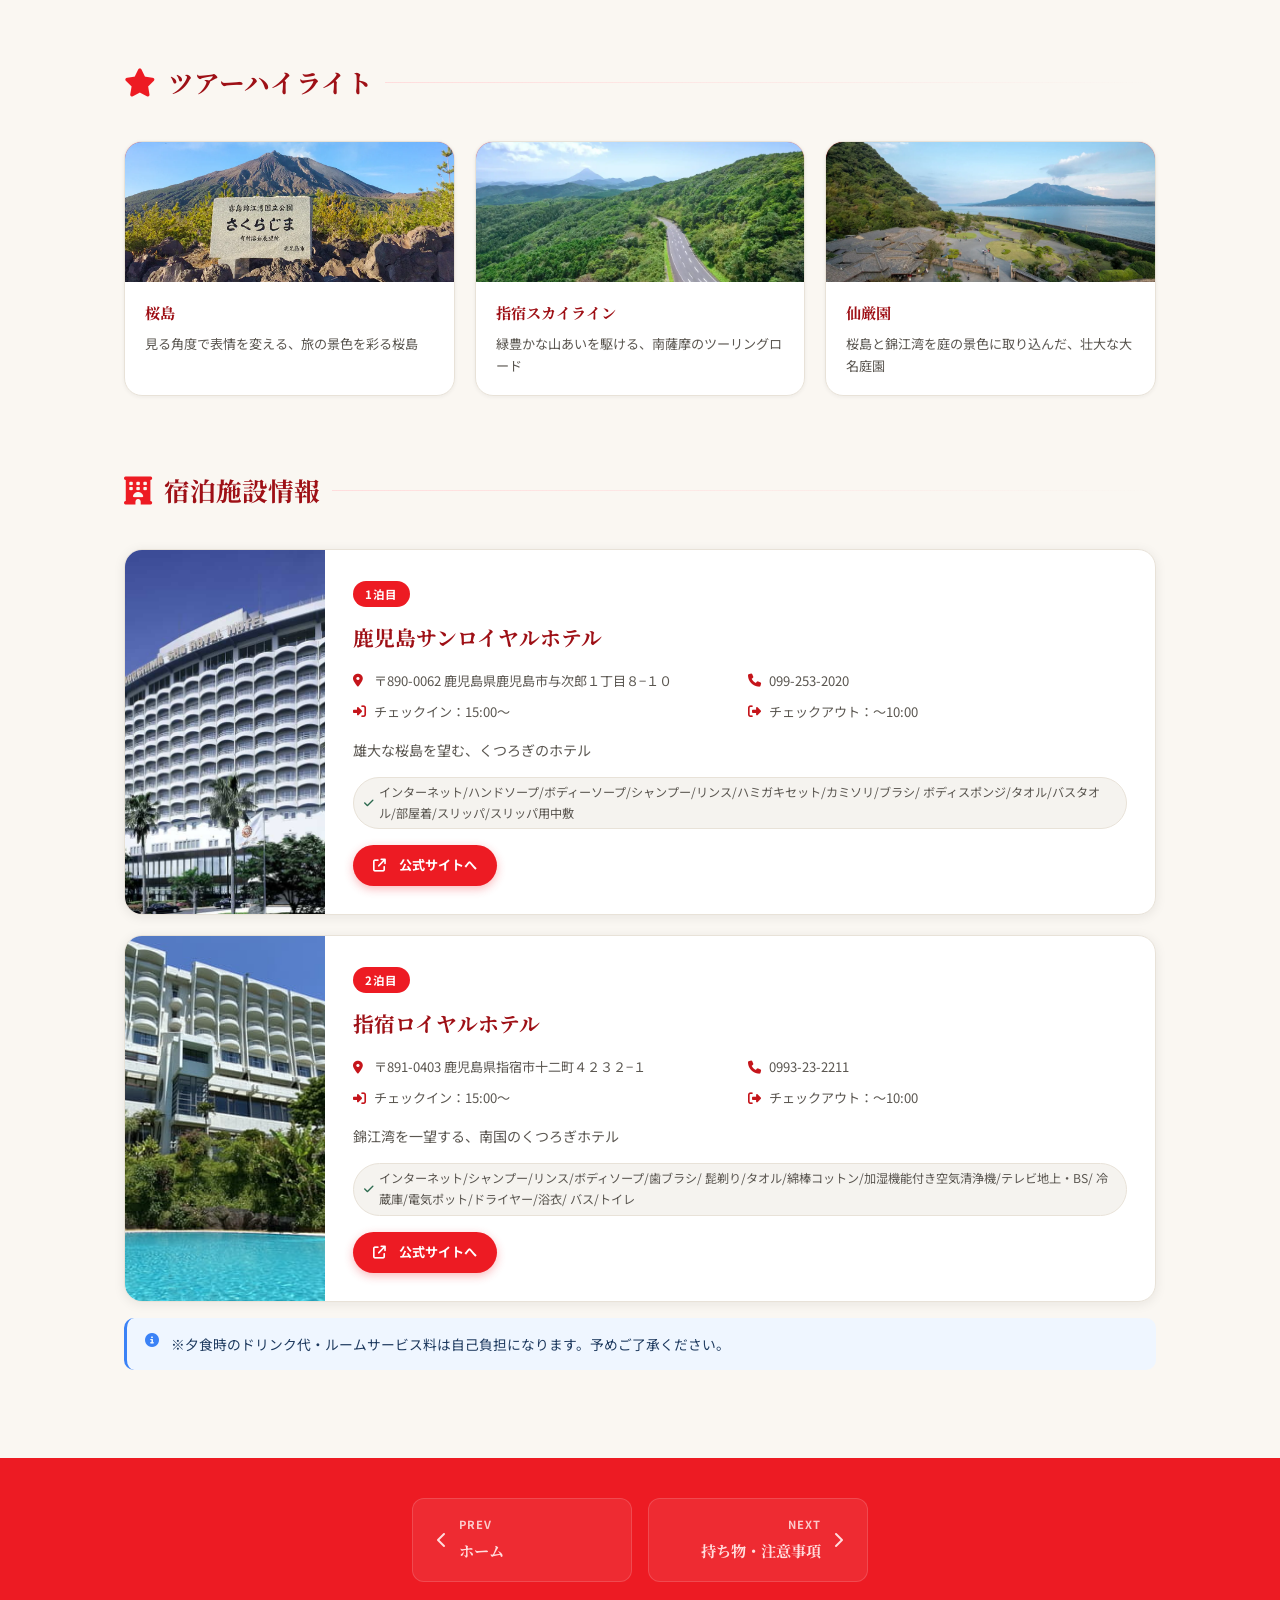
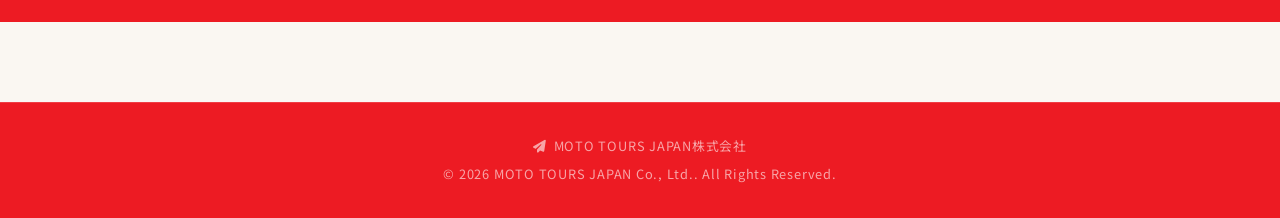
<file: itinerary_day4.html>
<!DOCTYPE html>
<html lang="ja">
<head>
<meta charset="UTF-8"><meta name="viewport" content="width=device-width,initial-scale=1.0">
<title>Day 4 詳細行程 | 旅のしおり</title>
<link rel="preconnect" href="https://fonts.googleapis.com">
<link href="https://fonts.googleapis.com/css2?family=Noto+Serif+JP:wght@400;700&family=Noto+Sans+JP:wght@300;400;500;700&display=swap" rel="stylesheet">
<link rel="stylesheet" href="https://cdnjs.cloudflare.com/ajax/libs/font-awesome/6.5.0/css/all.min.css">
<link rel="stylesheet" href="style.css">
<link rel="manifest" href="manifest.json">
<meta name="theme-color" content="#9e1016">
</head>
<body>
<header class="site-header">
  <div class="header-inner">
    <a href="index.html" class="site-logo"><i class="fa-solid fa-paper-plane"></i><span>MOTO TOURS JAPAN株式会社</span></a>
    <nav class="nav-menu">
      <a href="index.html" data-i18n="nav.home">ホーム</a>
      <a href="route.html" class="active" data-i18n="nav.route">全体行程</a>
      <a href="caution.html" data-i18n="nav.caution">注意事項</a>
      <a href="company_information.html" data-i18n="nav.company">会社情報</a>
      <a href="post_tour.html" data-i18n="nav.postTour">ツアー後</a>
    </nav>
    <div id="langSwitcherDesktop"></div>
    <img src="MTJ_logo_color_RGB.jpg" alt="MOTO TOURS JAPAN" class="header-logo-img">
    <button class="hamburger" id="hamburger"><span></span><span></span><span></span></button>
  </div>
  <nav class="mobile-nav" id="mobileNav">
    <a href="index.html"><i class="fa-solid fa-house"></i>&ensp;<span data-i18n="nav.home.mobile">ホーム</span></a>
    <a href="route.html" class="active"><i class="fa-solid fa-map"></i>&ensp;<span data-i18n="nav.route.mobile">全体行程</span></a>
    <a href="caution.html"><i class="fa-solid fa-circle-exclamation"></i>&ensp;<span data-i18n="nav.caution.mobile">注意事項</span></a>
    <a href="company_information.html"><i class="fa-solid fa-building"></i>&ensp;<span data-i18n="nav.company.mobile">会社情報</span></a>
    <a href="post_tour.html"><i class="fa-solid fa-camera-retro"></i>&ensp;<span data-i18n="nav.postTour.mobile">ツアー後</span></a>
    <div id="langSwitcherMobile"></div>
  </nav>
</header>

<div class="page-banner" style="background:linear-gradient(135deg,#ed1b23,#9e1016)">
  <h1><i id="dayHeadIcon" class="fa-solid fa-cloud-sun"></i> Day 4 <span data-i18n="route.detailTitle">詳細行程</span></h1>
  <p id="bannerSub">—</p>
</div>

<main><div class="container">
  <section class="section">
    <div class="day-strip" id="dayStrip"></div>
    <h2 class="section-title"><i class="fa-solid fa-list-ol"></i> <span data-i18n="route.detailTimeline">行程詳細</span></h2>
    <div class="timeline" id="timeline"></div>
  </section>

  <section class="section">
    <h2 class="section-title"><i class="fa-solid fa-map-location-dot"></i> Day 4 <span data-i18n="route.detailMap">訪問スポット マップ</span></h2>
    <div id="routeIllust"></div>
  </section>

  <div class="page-nav">
    <a id="navPrev" href="itinerary_day3.html" class="btn-nav btn-nav-prev"><i class="fa-solid fa-arrow-left"></i> Day 3 <span data-i18n="pagenav.dayDetail">詳細へ</span></a>
    <a id="navNext" href="caution.html" class="btn-nav btn-nav-next"><span data-i18n="pagenav.caution">注意事項へ</span> <i class="fa-solid fa-arrow-right"></i></a>
  </div>
</div></main>

<footer class="site-footer">
  <p><i class="fa-solid fa-paper-plane"></i>&ensp;<span id="footerCompany">MOTO TOURS JAPAN株式会社</span></p>
  <p id="footerCopy">&copy; 2026 MOTO TOURS JAPAN Co., Ltd. All Rights Reserved.</p>
</footer>

<script src="pwa.js"></script>
<script src="i18n.js"></script>
<script src="anim.js" defer></script>
<script src="tour-data.js"></script>
<script>
applyI18nStaticText();
mountLangSwitcher('langSwitcherDesktop');
mountLangSwitcher('langSwitcherMobile');
document.title = 'Day 4 ' + t('route.detailTitle') + ' | ' + t('title.index');
const d = getData();
// 「ツアー後」ページ：admin.htmlで公開がオンになるまでヘッダーメニューから隠す
if (!d.postTour || !d.postTour.enabled) {
  document.querySelectorAll('a[href="post_tour.html"]').forEach(function(a){
    if (a.closest('.nav-menu') || a.closest('.mobile-nav')) a.style.display = 'none';
  });
}
const DAY_NUM = 4;
// このツアーがDay4を使わない場合は全体行程ページへ戻す
if (!d.day4) { location.replace('route.html'); }
const day = d.day4 || {theme:'', date:'', items:[]};
if (day.icon) document.getElementById('dayHeadIcon').className = day.icon;
const BADGE = {red:'badge-red',blue:'badge-blue',green:'badge-green',gold:'badge-gold'};
// ツアーによって日数が異なるため、実際に存在する day1, day2... の数を数える
const TOTAL_DAYS = Object.keys(d).filter(k => /^day\d+$/.test(k) && d[k] && (d[k].date || d[k].theme || (d[k].items && d[k].items.length))).length;
function buildDayStripMeta(dayNum, totalDays){
  const hotels = d.hotels || (d.hotel ? [d.hotel] : []);
  const parts = [`<span class="day-strip-meta-item"><i class="fa-solid fa-calendar"></i>${day.date}</span>`];
  if (dayNum === 1) parts.push(`<span class="day-strip-meta-item"><i class="fa-solid fa-location-dot"></i>${d.meeting.place}</span>`);
  if (dayNum < totalDays) {
    const h = hotels[dayNum - 1];
    if (h) parts.push(`<span class="day-strip-meta-item"><i class="fa-solid fa-hotel"></i>${h.name} ${t('day.night')}</span>`);
  } else {
    const prevH = hotels[dayNum - 2];
    if (prevH) parts.push(`<span class="day-strip-meta-item"><i class="fa-solid fa-hotel"></i>${prevH.name} ${t('day.depart')}</span>`);
    parts.push(`<span class="day-strip-meta-item"><i class="fa-solid fa-flag-checkered"></i>${d.meeting.endTime} ${t('day.dismiss')}</span>`);
  }
  return parts.join('');
}

document.getElementById('bannerSub').textContent = day.date + '｜' + day.theme;
document.getElementById('dayStrip').innerHTML = `
  <h2><i class="fa-solid fa-calendar-day"></i> Day 4 — ${day.theme}</h2>
  <div class="day-strip-meta">${buildDayStripMeta(DAY_NUM, TOTAL_DAYS)}</div>`;
document.getElementById('dayStrip').style.background = 'linear-gradient(135deg,#ed1b23,#9e1016)';

// 前後ページへのリンク（ツアーの実際の日数に応じて自動計算）
(function(){
  const prevNum = DAY_NUM - 1;
  const prevNav = document.getElementById('navPrev');
  if (prevNum >= 1) { prevNav.href = 'itinerary_day' + prevNum + '.html'; prevNav.innerHTML = '<i class="fa-solid fa-arrow-left"></i> Day ' + prevNum + ' ' + t('pagenav.dayDetail'); }
  else { prevNav.href = 'route.html'; prevNav.innerHTML = '<i class="fa-solid fa-arrow-left"></i> ' + t('pagenav.toRoute'); }
  const nextNum = DAY_NUM + 1;
  const nextNav = document.getElementById('navNext');
  if (nextNum <= TOTAL_DAYS) { nextNav.href = 'itinerary_day' + nextNum + '.html'; nextNav.innerHTML = 'Day ' + nextNum + ' ' + t('pagenav.dayDetail') + ' <i class="fa-solid fa-arrow-right"></i>'; }
  else { nextNav.href = 'caution.html'; nextNav.innerHTML = t('pagenav.caution') + ' <i class="fa-solid fa-arrow-right"></i>'; }
})();

// Timeline
document.getElementById('timeline').innerHTML = (day.items||[]).map(item=>{
  const bdg = item.badge ? `<span class="badge ${BADGE[item.badgeType]||'badge-blue'}" style="margin-left:8px">${item.badge}</span>` : '';
  return `<div class="tl-item">
    <div class="tl-card">
      <div class="tl-card-header">
        <div class="tl-card-title"><i class="${item.icon||'fa-solid fa-circle'}"></i>${item.title}${bdg}</div>
      </div>
      ${item.place ? `<div class="tl-card-place"><i class="fa-solid fa-location-dot"></i>${item.place}</div>` : ''}
      <p>${item.desc||''}</p>
    </div>
  </div>`;
}).join('');

// Route Illustration
(function(){
  const items = day.items || [];
  const STOP_COLORS = ['#ed1b23','#9e1016','#c5151b','#8B3A00','#2D6A4F','#1A3A6B','#0D6A4E','#6B1A1A'];
  const el = document.getElementById('routeIllust');
  if (!el || !items.length) return;
  const stopsHtml = items.map((item, i) => {
    const color = STOP_COLORS[i % STOP_COLORS.length];
    const isLast = i === items.length - 1;
    const bdg = item.badge ? `<span class="badge badge-${item.badgeType||'blue'}" style="margin-left:6px">${item.badge}</span>` : '';
    return `<div style="display:flex;align-items:flex-start">
        <div style="display:flex;flex-direction:column;align-items:center;width:40px;flex-shrink:0">
          <div style="width:34px;height:34px;border-radius:50%;background:${color};display:flex;align-items:center;justify-content:center;box-shadow:0 2px 8px rgba(0,0,0,.2);flex-shrink:0">
            <i class="${item.icon||'fa-solid fa-map-pin'}" style="color:#fff;font-size:.8rem"></i>
          </div>
          ${!isLast ? `<div style="width:2px;flex:1;min-height:28px;background:repeating-linear-gradient(to bottom,#CBD5E1 0,#CBD5E1 5px,transparent 5px,transparent 10px);margin:4px 0"></div>` : ''}
        </div>
        <div style="padding-left:12px;padding-bottom:${isLast?'0':'22px'};padding-top:4px;flex:1;min-width:0">
          <div style="display:flex;align-items:center;flex-wrap:wrap;gap:4px;margin-bottom:2px">
            <span style="width:18px;height:18px;border-radius:50%;background:${color};color:#fff;font-size:.6rem;font-weight:700;display:inline-flex;align-items:center;justify-content:center;flex-shrink:0">${i+1}</span>
            <span style="font-weight:700;color:#1A1A2E;font-size:.93rem;line-height:1.4">${item.title}</span>${bdg}
          </div>
          ${item.place ? `<div style="font-size:.78rem;color:#7A7068;display:flex;align-items:center;gap:3px;margin-bottom:3px"><i class="fa-solid fa-location-dot" style="color:#ed1b23;font-size:.68rem;flex-shrink:0"></i>${item.place}</div>` : ''}
          ${item.desc ? `<div style="font-size:.8rem;color:#5A5650;line-height:1.55">${item.desc}</div>` : ''}
        </div>
      </div>`;
  }).join('');
  el.innerHTML = `
    <div style="background:#fff;border:1px solid #E8E2D8;border-radius:16px;overflow:hidden;box-shadow:0 2px 12px rgba(0,0,0,.06)">
      <div style="background:linear-gradient(135deg,#1A1A2E 0%,#2C3E6B 100%);padding:14px 20px;display:flex;align-items:center;gap:12px">
        <div style="width:38px;height:38px;border-radius:10px;background:rgba(255,255,255,.12);display:flex;align-items:center;justify-content:center;flex-shrink:0">
          <i class="fa-solid fa-route" style="color:#fff;font-size:1.1rem"></i>
        </div>
        <div>
          <div style="color:#fff;font-weight:700;font-size:.92rem;letter-spacing:.03em">Day 4 ${t('route.detailMap')}</div>
          <div style="color:rgba(255,255,255,.55);font-size:.73rem;margin-top:1px">${items.length} ${t('route.spots')}</div>
        </div>
        <div style="margin-left:auto;display:flex;align-items:center;gap:6px">
          <div style="width:8px;height:8px;border-radius:50%;background:#ed1b23"></div>
          <div style="width:28px;height:2px;background:rgba(255,255,255,.25);border-radius:2px"></div>
          <i class="fa-solid fa-car" style="color:rgba(255,255,255,.5);font-size:.8rem"></i>
          <div style="width:28px;height:2px;background:rgba(255,255,255,.25);border-radius:2px"></div>
          <div style="width:8px;height:8px;border-radius:50%;background:#2D6A4F"></div>
        </div>
      </div>
      <div style="padding:20px 20px 16px">
        ${stopsHtml}
      </div>
    </div>`;
})();

document.getElementById('footerCompany').textContent = d.company.name;
document.getElementById('footerCopy').innerHTML = '&copy; 2026 ' + d.company.nameEn + '. All Rights Reserved.';
document.getElementById('hamburger').addEventListener('click',function(){ this.classList.toggle('open'); document.getElementById('mobileNav').classList.toggle('open'); });
</script>
</body>
</html>
</file>
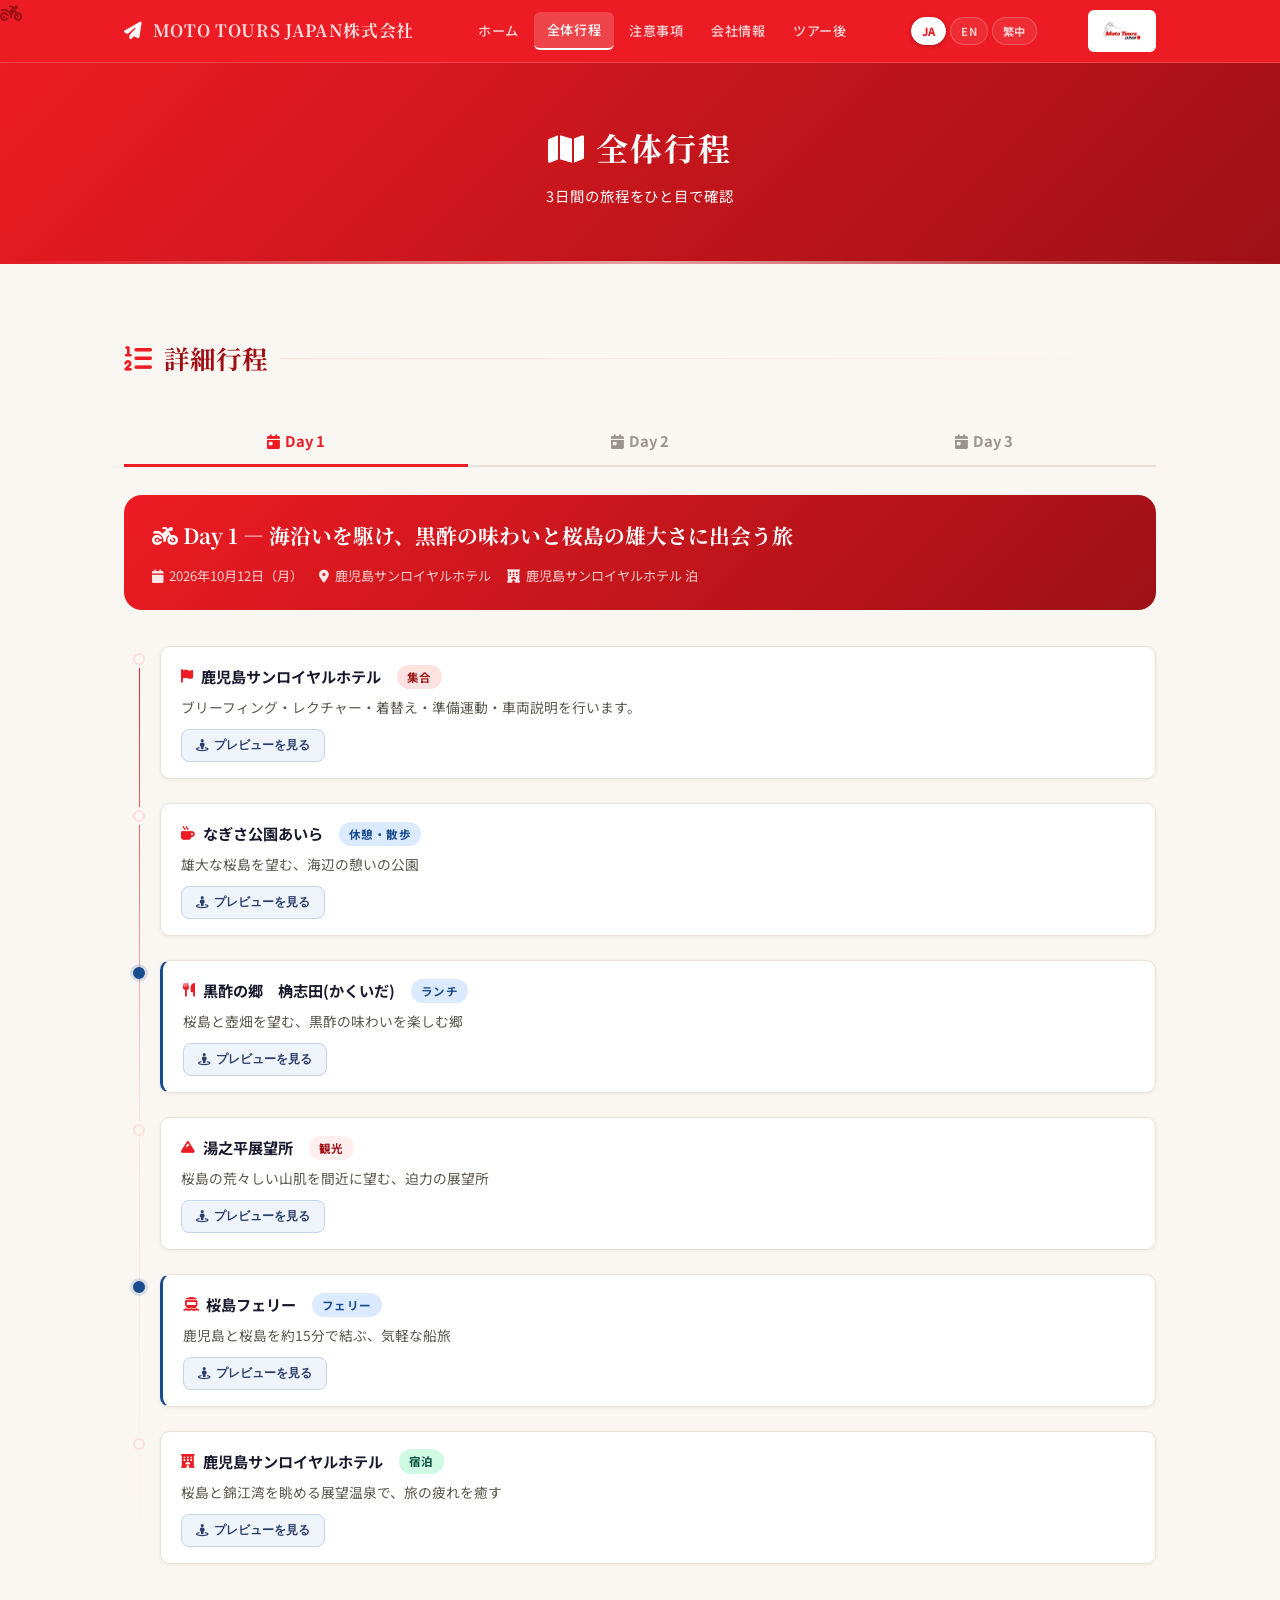
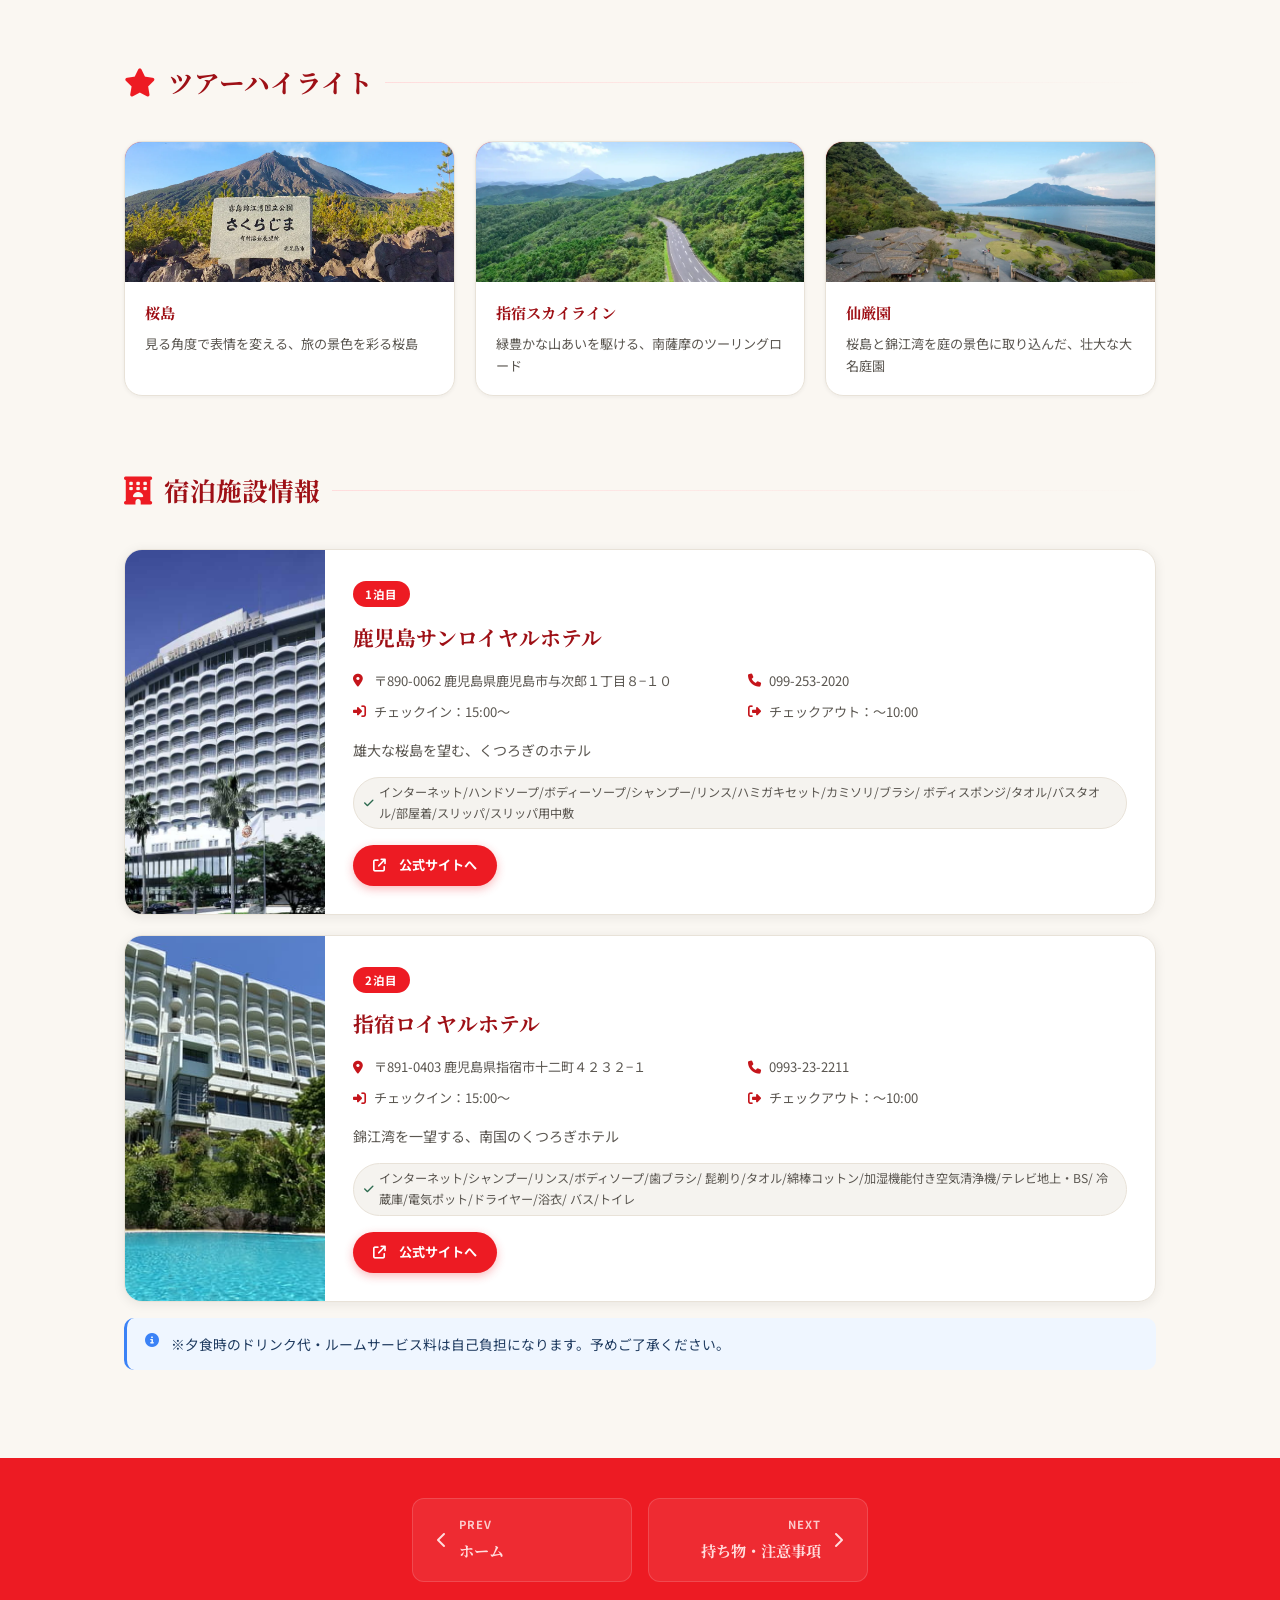
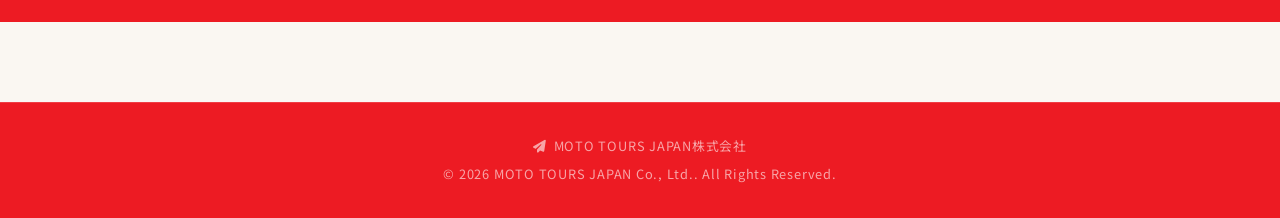
<file: itinerary_day5.html>
<!DOCTYPE html>
<html lang="ja">
<head>
<meta charset="UTF-8"><meta name="viewport" content="width=device-width,initial-scale=1.0">
<title>Day 5 詳細行程 | 旅のしおり</title>
<link rel="preconnect" href="https://fonts.googleapis.com">
<link href="https://fonts.googleapis.com/css2?family=Noto+Serif+JP:wght@400;700&family=Noto+Sans+JP:wght@300;400;500;700&display=swap" rel="stylesheet">
<link rel="stylesheet" href="https://cdnjs.cloudflare.com/ajax/libs/font-awesome/6.5.0/css/all.min.css">
<link rel="stylesheet" href="style.css">
<link rel="manifest" href="manifest.json">
<meta name="theme-color" content="#9e1016">
</head>
<body>
<header class="site-header">
  <div class="header-inner">
    <a href="index.html" class="site-logo"><i class="fa-solid fa-paper-plane"></i><span>MOTO TOURS JAPAN株式会社</span></a>
    <nav class="nav-menu">
      <a href="index.html" data-i18n="nav.home">ホーム</a>
      <a href="route.html" class="active" data-i18n="nav.route">全体行程</a>
      <a href="caution.html" data-i18n="nav.caution">注意事項</a>
      <a href="company_information.html" data-i18n="nav.company">会社情報</a>
      <a href="post_tour.html" data-i18n="nav.postTour">ツアー後</a>
    </nav>
    <div id="langSwitcherDesktop"></div>
    <img src="MTJ_logo_color_RGB.jpg" alt="MOTO TOURS JAPAN" class="header-logo-img">
    <button class="hamburger" id="hamburger"><span></span><span></span><span></span></button>
  </div>
  <nav class="mobile-nav" id="mobileNav">
    <a href="index.html"><i class="fa-solid fa-house"></i>&ensp;<span data-i18n="nav.home.mobile">ホーム</span></a>
    <a href="route.html" class="active"><i class="fa-solid fa-map"></i>&ensp;<span data-i18n="nav.route.mobile">全体行程</span></a>
    <a href="caution.html"><i class="fa-solid fa-circle-exclamation"></i>&ensp;<span data-i18n="nav.caution.mobile">注意事項</span></a>
    <a href="company_information.html"><i class="fa-solid fa-building"></i>&ensp;<span data-i18n="nav.company.mobile">会社情報</span></a>
    <a href="post_tour.html"><i class="fa-solid fa-camera-retro"></i>&ensp;<span data-i18n="nav.postTour.mobile">ツアー後</span></a>
    <div id="langSwitcherMobile"></div>
  </nav>
</header>

<div class="page-banner" style="background:linear-gradient(135deg,#c5151b,#9e1016)">
  <h1><i id="dayHeadIcon" class="fa-solid fa-mountain-sun"></i> Day 5 <span data-i18n="route.detailTitle">詳細行程</span></h1>
  <p id="bannerSub">—</p>
</div>

<main><div class="container">
  <section class="section">
    <div class="day-strip" id="dayStrip"></div>
    <h2 class="section-title"><i class="fa-solid fa-list-ol"></i> <span data-i18n="route.detailTimeline">行程詳細</span></h2>
    <div class="timeline" id="timeline"></div>
  </section>

  <section class="section">
    <h2 class="section-title"><i class="fa-solid fa-map-location-dot"></i> Day 5 <span data-i18n="route.detailMap">訪問スポット マップ</span></h2>
    <div id="routeIllust"></div>
  </section>

  <div class="page-nav">
    <a id="navPrev" href="itinerary_day4.html" class="btn-nav btn-nav-prev"><i class="fa-solid fa-arrow-left"></i> Day 4 <span data-i18n="pagenav.dayDetail">詳細へ</span></a>
    <a id="navNext" href="caution.html" class="btn-nav btn-nav-next"><span data-i18n="pagenav.caution">注意事項へ</span> <i class="fa-solid fa-arrow-right"></i></a>
  </div>
</div></main>

<footer class="site-footer">
  <p><i class="fa-solid fa-paper-plane"></i>&ensp;<span id="footerCompany">MOTO TOURS JAPAN株式会社</span></p>
  <p id="footerCopy">&copy; 2026 MOTO TOURS JAPAN Co., Ltd. All Rights Reserved.</p>
</footer>

<script src="pwa.js"></script>
<script src="i18n.js"></script>
<script src="anim.js" defer></script>
<script src="tour-data.js"></script>
<script>
applyI18nStaticText();
mountLangSwitcher('langSwitcherDesktop');
mountLangSwitcher('langSwitcherMobile');
document.title = 'Day 5 ' + t('route.detailTitle') + ' | ' + t('title.index');
const d = getData();
// 「ツアー後」ページ：admin.htmlで公開がオンになるまでヘッダーメニューから隠す
if (!d.postTour || !d.postTour.enabled) {
  document.querySelectorAll('a[href="post_tour.html"]').forEach(function(a){
    if (a.closest('.nav-menu') || a.closest('.mobile-nav')) a.style.display = 'none';
  });
}
const DAY_NUM = 5;
// このツアーがDay5を使わない場合は全体行程ページへ戻す
if (!d.day5) { location.replace('route.html'); }
const day = d.day5 || {theme:'', date:'', items:[]};
if (day.icon) document.getElementById('dayHeadIcon').className = day.icon;
const BADGE = {red:'badge-red',blue:'badge-blue',green:'badge-green',gold:'badge-gold'};
// ツアーによって日数が異なるため、実際に存在する day1, day2... の数を数える
const TOTAL_DAYS = Object.keys(d).filter(k => /^day\d+$/.test(k) && d[k] && (d[k].date || d[k].theme || (d[k].items && d[k].items.length))).length;
function buildDayStripMeta(dayNum, totalDays){
  const hotels = d.hotels || (d.hotel ? [d.hotel] : []);
  const parts = [`<span class="day-strip-meta-item"><i class="fa-solid fa-calendar"></i>${day.date}</span>`];
  if (dayNum === 1) parts.push(`<span class="day-strip-meta-item"><i class="fa-solid fa-location-dot"></i>${d.meeting.place}</span>`);
  if (dayNum < totalDays) {
    const h = hotels[dayNum - 1];
    if (h) parts.push(`<span class="day-strip-meta-item"><i class="fa-solid fa-hotel"></i>${h.name} ${t('day.night')}</span>`);
  } else {
    const prevH = hotels[dayNum - 2];
    if (prevH) parts.push(`<span class="day-strip-meta-item"><i class="fa-solid fa-hotel"></i>${prevH.name} ${t('day.depart')}</span>`);
    parts.push(`<span class="day-strip-meta-item"><i class="fa-solid fa-flag-checkered"></i>${d.meeting.endTime} ${t('day.dismiss')}</span>`);
  }
  return parts.join('');
}

document.getElementById('bannerSub').textContent = day.date + '｜' + day.theme;
document.getElementById('dayStrip').innerHTML = `
  <h2><i class="fa-solid fa-calendar-day"></i> Day 5 — ${day.theme}</h2>
  <div class="day-strip-meta">${buildDayStripMeta(DAY_NUM, TOTAL_DAYS)}</div>`;
document.getElementById('dayStrip').style.background = 'linear-gradient(135deg,#c5151b,#9e1016)';

// 前後ページへのリンク（ツアーの実際の日数に応じて自動計算）
(function(){
  const prevNum = DAY_NUM - 1;
  const prevNav = document.getElementById('navPrev');
  if (prevNum >= 1) { prevNav.href = 'itinerary_day' + prevNum + '.html'; prevNav.innerHTML = '<i class="fa-solid fa-arrow-left"></i> Day ' + prevNum + ' ' + t('pagenav.dayDetail'); }
  else { prevNav.href = 'route.html'; prevNav.innerHTML = '<i class="fa-solid fa-arrow-left"></i> ' + t('pagenav.toRoute'); }
  const nextNum = DAY_NUM + 1;
  const nextNav = document.getElementById('navNext');
  if (nextNum <= TOTAL_DAYS) { nextNav.href = 'itinerary_day' + nextNum + '.html'; nextNav.innerHTML = 'Day ' + nextNum + ' ' + t('pagenav.dayDetail') + ' <i class="fa-solid fa-arrow-right"></i>'; }
  else { nextNav.href = 'caution.html'; nextNav.innerHTML = t('pagenav.caution') + ' <i class="fa-solid fa-arrow-right"></i>'; }
})();

// Timeline
document.getElementById('timeline').innerHTML = (day.items||[]).map(item=>{
  const bdg = item.badge ? `<span class="badge ${BADGE[item.badgeType]||'badge-blue'}" style="margin-left:8px">${item.badge}</span>` : '';
  return `<div class="tl-item">
    <div class="tl-card">
      <div class="tl-card-header">
        <div class="tl-card-title"><i class="${item.icon||'fa-solid fa-circle'}"></i>${item.title}${bdg}</div>
      </div>
      ${item.place ? `<div class="tl-card-place"><i class="fa-solid fa-location-dot"></i>${item.place}</div>` : ''}
      <p>${item.desc||''}</p>
    </div>
  </div>`;
}).join('');

// Route Illustration
(function(){
  const items = day.items || [];
  const STOP_COLORS = ['#ed1b23','#9e1016','#c5151b','#8B3A00','#2D6A4F','#1A3A6B','#0D6A4E','#6B1A1A'];
  const el = document.getElementById('routeIllust');
  if (!el || !items.length) return;
  const stopsHtml = items.map((item, i) => {
    const color = STOP_COLORS[i % STOP_COLORS.length];
    const isLast = i === items.length - 1;
    const bdg = item.badge ? `<span class="badge badge-${item.badgeType||'blue'}" style="margin-left:6px">${item.badge}</span>` : '';
    return `<div style="display:flex;align-items:flex-start">
        <div style="display:flex;flex-direction:column;align-items:center;width:40px;flex-shrink:0">
          <div style="width:34px;height:34px;border-radius:50%;background:${color};display:flex;align-items:center;justify-content:center;box-shadow:0 2px 8px rgba(0,0,0,.2);flex-shrink:0">
            <i class="${item.icon||'fa-solid fa-map-pin'}" style="color:#fff;font-size:.8rem"></i>
          </div>
          ${!isLast ? `<div style="width:2px;flex:1;min-height:28px;background:repeating-linear-gradient(to bottom,#CBD5E1 0,#CBD5E1 5px,transparent 5px,transparent 10px);margin:4px 0"></div>` : ''}
        </div>
        <div style="padding-left:12px;padding-bottom:${isLast?'0':'22px'};padding-top:4px;flex:1;min-width:0">
          <div style="display:flex;align-items:center;flex-wrap:wrap;gap:4px;margin-bottom:2px">
            <span style="width:18px;height:18px;border-radius:50%;background:${color};color:#fff;font-size:.6rem;font-weight:700;display:inline-flex;align-items:center;justify-content:center;flex-shrink:0">${i+1}</span>
            <span style="font-weight:700;color:#1A1A2E;font-size:.93rem;line-height:1.4">${item.title}</span>${bdg}
          </div>
          ${item.place ? `<div style="font-size:.78rem;color:#7A7068;display:flex;align-items:center;gap:3px;margin-bottom:3px"><i class="fa-solid fa-location-dot" style="color:#ed1b23;font-size:.68rem;flex-shrink:0"></i>${item.place}</div>` : ''}
          ${item.desc ? `<div style="font-size:.8rem;color:#5A5650;line-height:1.55">${item.desc}</div>` : ''}
        </div>
      </div>`;
  }).join('');
  el.innerHTML = `
    <div style="background:#fff;border:1px solid #E8E2D8;border-radius:16px;overflow:hidden;box-shadow:0 2px 12px rgba(0,0,0,.06)">
      <div style="background:linear-gradient(135deg,#1A1A2E 0%,#2C3E6B 100%);padding:14px 20px;display:flex;align-items:center;gap:12px">
        <div style="width:38px;height:38px;border-radius:10px;background:rgba(255,255,255,.12);display:flex;align-items:center;justify-content:center;flex-shrink:0">
          <i class="fa-solid fa-route" style="color:#fff;font-size:1.1rem"></i>
        </div>
        <div>
          <div style="color:#fff;font-weight:700;font-size:.92rem;letter-spacing:.03em">Day 5 ${t('route.detailMap')}</div>
          <div style="color:rgba(255,255,255,.55);font-size:.73rem;margin-top:1px">${items.length} ${t('route.spots')}</div>
        </div>
        <div style="margin-left:auto;display:flex;align-items:center;gap:6px">
          <div style="width:8px;height:8px;border-radius:50%;background:#ed1b23"></div>
          <div style="width:28px;height:2px;background:rgba(255,255,255,.25);border-radius:2px"></div>
          <i class="fa-solid fa-car" style="color:rgba(255,255,255,.5);font-size:.8rem"></i>
          <div style="width:28px;height:2px;background:rgba(255,255,255,.25);border-radius:2px"></div>
          <div style="width:8px;height:8px;border-radius:50%;background:#2D6A4F"></div>
        </div>
      </div>
      <div style="padding:20px 20px 16px">
        ${stopsHtml}
      </div>
    </div>`;
})();

document.getElementById('footerCompany').textContent = d.company.name;
document.getElementById('footerCopy').innerHTML = '&copy; 2026 ' + d.company.nameEn + '. All Rights Reserved.';
document.getElementById('hamburger').addEventListener('click',function(){ this.classList.toggle('open'); document.getElementById('mobileNav').classList.toggle('open'); });
</script>
</body>
</html>
</file>
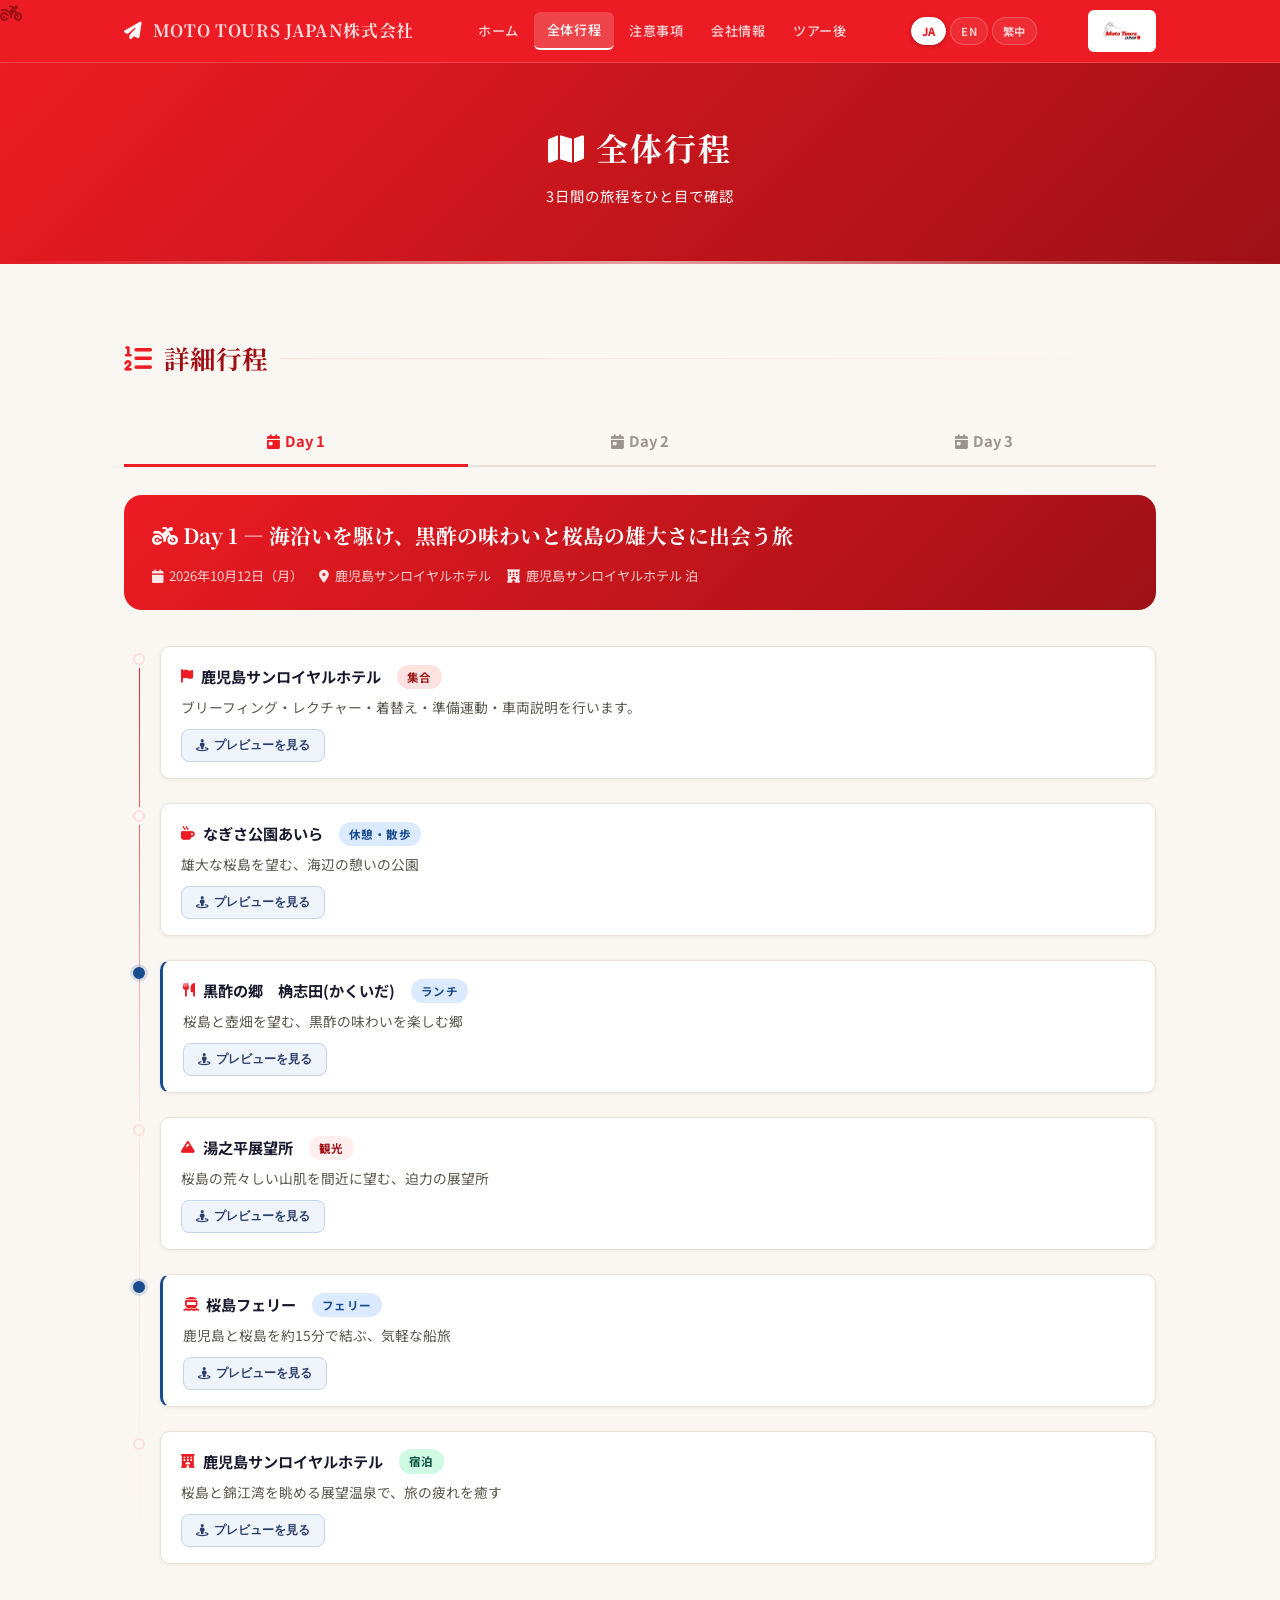
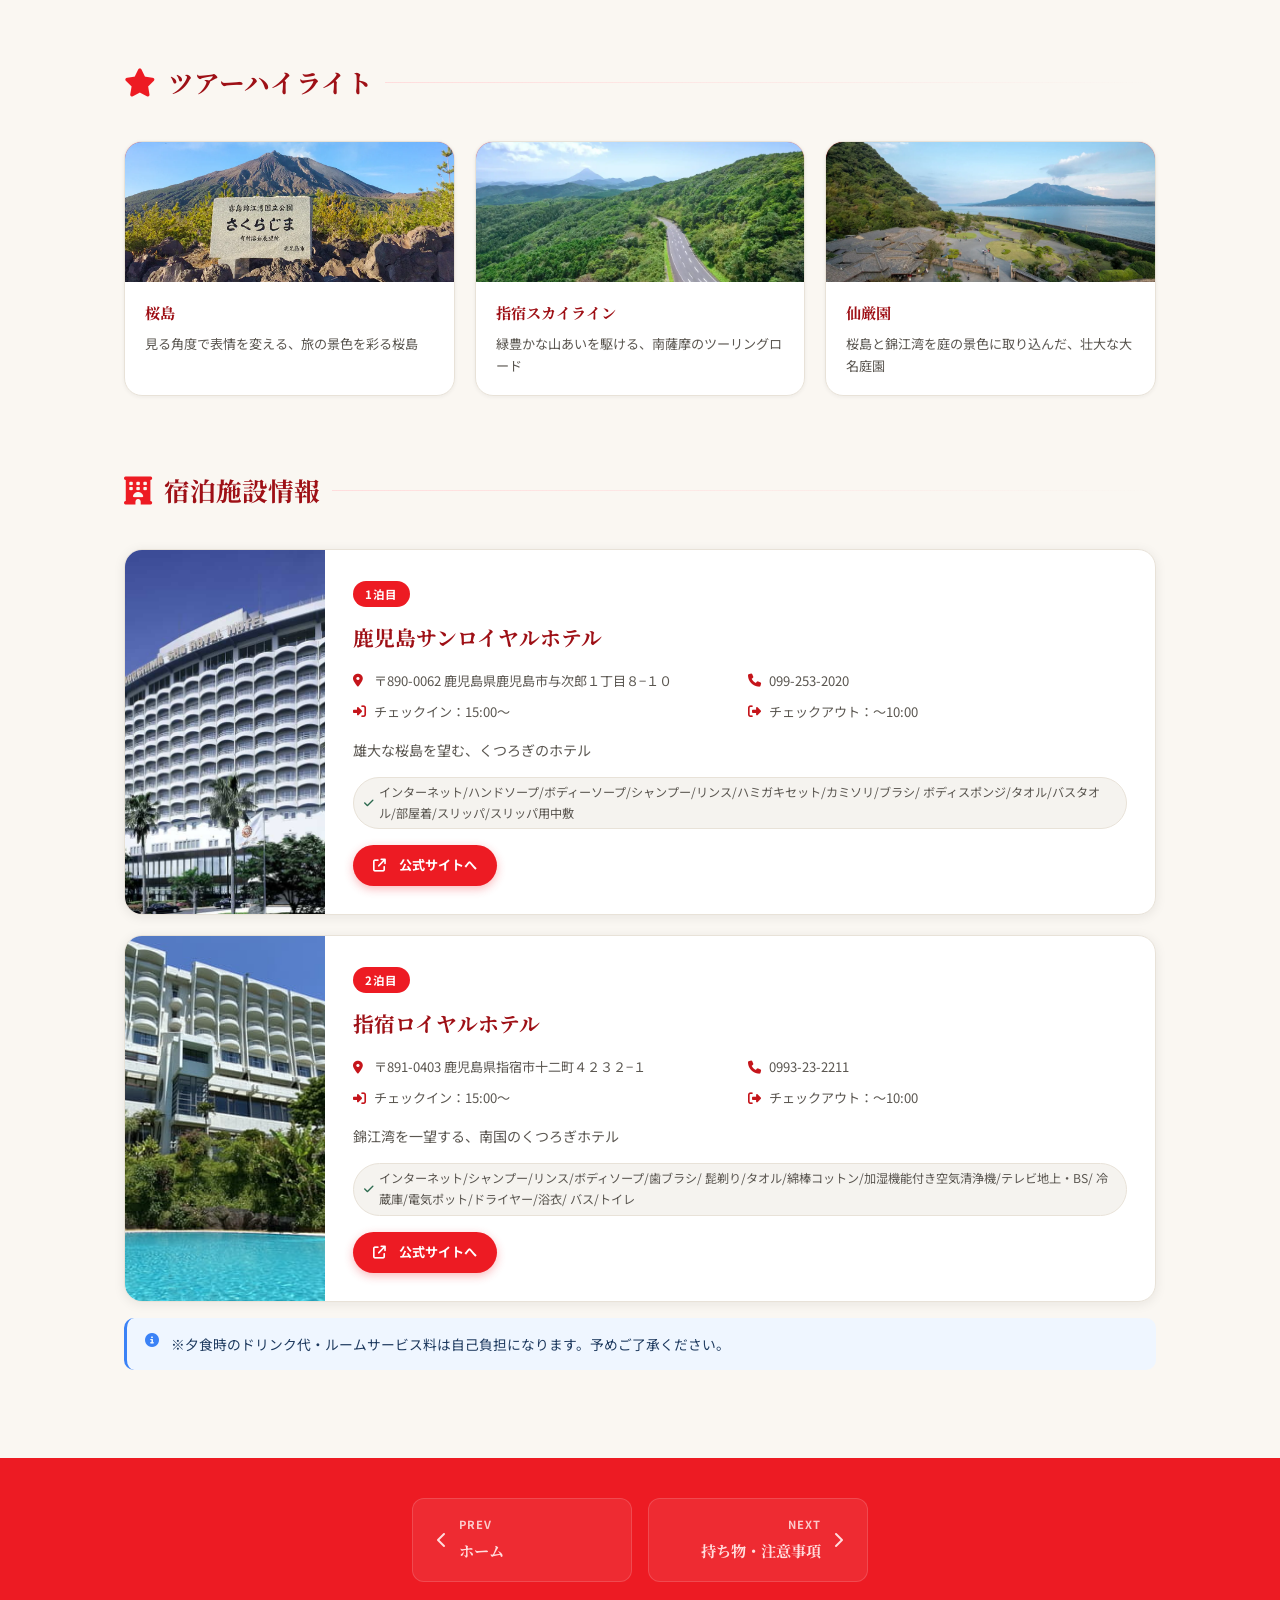
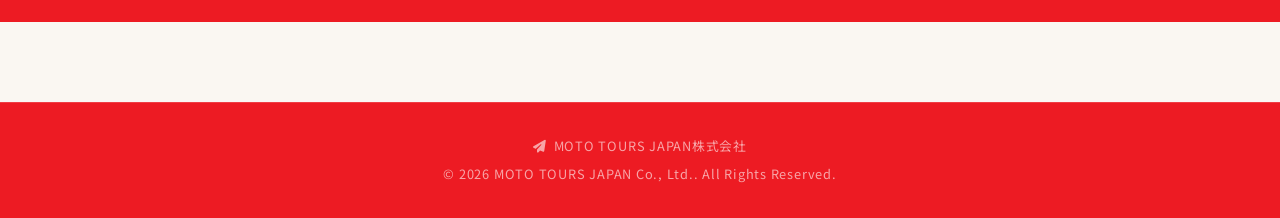
<file: itinerary_day6.html>
<!DOCTYPE html>
<html lang="ja">
<head>
<meta charset="UTF-8"><meta name="viewport" content="width=device-width,initial-scale=1.0">
<title>Day 6 詳細行程 | 旅のしおり</title>
<link rel="preconnect" href="https://fonts.googleapis.com">
<link href="https://fonts.googleapis.com/css2?family=Noto+Serif+JP:wght@400;700&family=Noto+Sans+JP:wght@300;400;500;700&display=swap" rel="stylesheet">
<link rel="stylesheet" href="https://cdnjs.cloudflare.com/ajax/libs/font-awesome/6.5.0/css/all.min.css">
<link rel="stylesheet" href="style.css">
<link rel="manifest" href="manifest.json">
<meta name="theme-color" content="#9e1016">
</head>
<body>
<header class="site-header">
  <div class="header-inner">
    <a href="index.html" class="site-logo"><i class="fa-solid fa-paper-plane"></i><span>MOTO TOURS JAPAN株式会社</span></a>
    <nav class="nav-menu">
      <a href="index.html" data-i18n="nav.home">ホーム</a>
      <a href="route.html" class="active" data-i18n="nav.route">全体行程</a>
      <a href="caution.html" data-i18n="nav.caution">注意事項</a>
      <a href="company_information.html" data-i18n="nav.company">会社情報</a>
      <a href="post_tour.html" data-i18n="nav.postTour">ツアー後</a>
    </nav>
    <div id="langSwitcherDesktop"></div>
    <img src="MTJ_logo_color_RGB.jpg" alt="MOTO TOURS JAPAN" class="header-logo-img">
    <button class="hamburger" id="hamburger"><span></span><span></span><span></span></button>
  </div>
  <nav class="mobile-nav" id="mobileNav">
    <a href="index.html"><i class="fa-solid fa-house"></i>&ensp;<span data-i18n="nav.home.mobile">ホーム</span></a>
    <a href="route.html" class="active"><i class="fa-solid fa-map"></i>&ensp;<span data-i18n="nav.route.mobile">全体行程</span></a>
    <a href="caution.html"><i class="fa-solid fa-circle-exclamation"></i>&ensp;<span data-i18n="nav.caution.mobile">注意事項</span></a>
    <a href="company_information.html"><i class="fa-solid fa-building"></i>&ensp;<span data-i18n="nav.company.mobile">会社情報</span></a>
    <a href="post_tour.html"><i class="fa-solid fa-camera-retro"></i>&ensp;<span data-i18n="nav.postTour.mobile">ツアー後</span></a>
    <div id="langSwitcherMobile"></div>
  </nav>
</header>

<div class="page-banner" style="background:linear-gradient(135deg,#9e1016,#7a0d12)">
  <h1><i id="dayHeadIcon" class="fa-solid fa-water"></i> Day 6 <span data-i18n="route.detailTitle">詳細行程</span></h1>
  <p id="bannerSub">—</p>
</div>

<main><div class="container">
  <section class="section">
    <div class="day-strip" id="dayStrip"></div>
    <h2 class="section-title"><i class="fa-solid fa-list-ol"></i> <span data-i18n="route.detailTimeline">行程詳細</span></h2>
    <div class="timeline" id="timeline"></div>
  </section>

  <section class="section">
    <h2 class="section-title"><i class="fa-solid fa-map-location-dot"></i> Day 6 <span data-i18n="route.detailMap">訪問スポット マップ</span></h2>
    <div id="routeIllust"></div>
  </section>

  <div class="page-nav">
    <a id="navPrev" href="itinerary_day5.html" class="btn-nav btn-nav-prev"><i class="fa-solid fa-arrow-left"></i> Day 5 <span data-i18n="pagenav.dayDetail">詳細へ</span></a>
    <a id="navNext" href="caution.html" class="btn-nav btn-nav-next"><span data-i18n="pagenav.caution">注意事項へ</span> <i class="fa-solid fa-arrow-right"></i></a>
  </div>
</div></main>

<footer class="site-footer">
  <p><i class="fa-solid fa-paper-plane"></i>&ensp;<span id="footerCompany">MOTO TOURS JAPAN株式会社</span></p>
  <p id="footerCopy">&copy; 2026 MOTO TOURS JAPAN Co., Ltd. All Rights Reserved.</p>
</footer>

<script src="pwa.js"></script>
<script src="i18n.js"></script>
<script src="anim.js" defer></script>
<script src="tour-data.js"></script>
<script>
applyI18nStaticText();
mountLangSwitcher('langSwitcherDesktop');
mountLangSwitcher('langSwitcherMobile');
document.title = 'Day 6 ' + t('route.detailTitle') + ' | ' + t('title.index');
const d = getData();
// 「ツアー後」ページ：admin.htmlで公開がオンになるまでヘッダーメニューから隠す
if (!d.postTour || !d.postTour.enabled) {
  document.querySelectorAll('a[href="post_tour.html"]').forEach(function(a){
    if (a.closest('.nav-menu') || a.closest('.mobile-nav')) a.style.display = 'none';
  });
}
const DAY_NUM = 6;
// このツアーがDay6を使わない場合は全体行程ページへ戻す
if (!d.day6) { location.replace('route.html'); }
const day = d.day6 || {theme:'', date:'', items:[]};
if (day.icon) document.getElementById('dayHeadIcon').className = day.icon;
const BADGE = {red:'badge-red',blue:'badge-blue',green:'badge-green',gold:'badge-gold'};
// ツアーによって日数が異なるため、実際に存在する day1, day2... の数を数える
const TOTAL_DAYS = Object.keys(d).filter(k => /^day\d+$/.test(k) && d[k] && (d[k].date || d[k].theme || (d[k].items && d[k].items.length))).length;
function buildDayStripMeta(dayNum, totalDays){
  const hotels = d.hotels || (d.hotel ? [d.hotel] : []);
  const parts = [`<span class="day-strip-meta-item"><i class="fa-solid fa-calendar"></i>${day.date}</span>`];
  if (dayNum === 1) parts.push(`<span class="day-strip-meta-item"><i class="fa-solid fa-location-dot"></i>${d.meeting.place}</span>`);
  if (dayNum < totalDays) {
    const h = hotels[dayNum - 1];
    if (h) parts.push(`<span class="day-strip-meta-item"><i class="fa-solid fa-hotel"></i>${h.name} ${t('day.night')}</span>`);
  } else {
    const prevH = hotels[dayNum - 2];
    if (prevH) parts.push(`<span class="day-strip-meta-item"><i class="fa-solid fa-hotel"></i>${prevH.name} ${t('day.depart')}</span>`);
    parts.push(`<span class="day-strip-meta-item"><i class="fa-solid fa-flag-checkered"></i>${d.meeting.endTime} ${t('day.dismiss')}</span>`);
  }
  return parts.join('');
}

document.getElementById('bannerSub').textContent = day.date + '｜' + day.theme;
document.getElementById('dayStrip').innerHTML = `
  <h2><i class="fa-solid fa-calendar-day"></i> Day 6 — ${day.theme}</h2>
  <div class="day-strip-meta">${buildDayStripMeta(DAY_NUM, TOTAL_DAYS)}</div>`;
document.getElementById('dayStrip').style.background = 'linear-gradient(135deg,#9e1016,#7a0d12)';

// 前後ページへのリンク（ツアーの実際の日数に応じて自動計算）
(function(){
  const prevNum = DAY_NUM - 1;
  const prevNav = document.getElementById('navPrev');
  if (prevNum >= 1) { prevNav.href = 'itinerary_day' + prevNum + '.html'; prevNav.innerHTML = '<i class="fa-solid fa-arrow-left"></i> Day ' + prevNum + ' ' + t('pagenav.dayDetail'); }
  else { prevNav.href = 'route.html'; prevNav.innerHTML = '<i class="fa-solid fa-arrow-left"></i> ' + t('pagenav.toRoute'); }
  const nextNum = DAY_NUM + 1;
  const nextNav = document.getElementById('navNext');
  if (nextNum <= TOTAL_DAYS) { nextNav.href = 'itinerary_day' + nextNum + '.html'; nextNav.innerHTML = 'Day ' + nextNum + ' ' + t('pagenav.dayDetail') + ' <i class="fa-solid fa-arrow-right"></i>'; }
  else { nextNav.href = 'caution.html'; nextNav.innerHTML = t('pagenav.caution') + ' <i class="fa-solid fa-arrow-right"></i>'; }
})();

// Timeline
document.getElementById('timeline').innerHTML = (day.items||[]).map(item=>{
  const bdg = item.badge ? `<span class="badge ${BADGE[item.badgeType]||'badge-blue'}" style="margin-left:8px">${item.badge}</span>` : '';
  return `<div class="tl-item">
    <div class="tl-card">
      <div class="tl-card-header">
        <div class="tl-card-title"><i class="${item.icon||'fa-solid fa-circle'}"></i>${item.title}${bdg}</div>
      </div>
      ${item.place ? `<div class="tl-card-place"><i class="fa-solid fa-location-dot"></i>${item.place}</div>` : ''}
      <p>${item.desc||''}</p>
    </div>
  </div>`;
}).join('');

// Route Illustration
(function(){
  const items = day.items || [];
  const STOP_COLORS = ['#ed1b23','#9e1016','#c5151b','#8B3A00','#2D6A4F','#1A3A6B','#0D6A4E','#6B1A1A'];
  const el = document.getElementById('routeIllust');
  if (!el || !items.length) return;
  const stopsHtml = items.map((item, i) => {
    const color = STOP_COLORS[i % STOP_COLORS.length];
    const isLast = i === items.length - 1;
    const bdg = item.badge ? `<span class="badge badge-${item.badgeType||'blue'}" style="margin-left:6px">${item.badge}</span>` : '';
    return `<div style="display:flex;align-items:flex-start">
        <div style="display:flex;flex-direction:column;align-items:center;width:40px;flex-shrink:0">
          <div style="width:34px;height:34px;border-radius:50%;background:${color};display:flex;align-items:center;justify-content:center;box-shadow:0 2px 8px rgba(0,0,0,.2);flex-shrink:0">
            <i class="${item.icon||'fa-solid fa-map-pin'}" style="color:#fff;font-size:.8rem"></i>
          </div>
          ${!isLast ? `<div style="width:2px;flex:1;min-height:28px;background:repeating-linear-gradient(to bottom,#CBD5E1 0,#CBD5E1 5px,transparent 5px,transparent 10px);margin:4px 0"></div>` : ''}
        </div>
        <div style="padding-left:12px;padding-bottom:${isLast?'0':'22px'};padding-top:4px;flex:1;min-width:0">
          <div style="display:flex;align-items:center;flex-wrap:wrap;gap:4px;margin-bottom:2px">
            <span style="width:18px;height:18px;border-radius:50%;background:${color};color:#fff;font-size:.6rem;font-weight:700;display:inline-flex;align-items:center;justify-content:center;flex-shrink:0">${i+1}</span>
            <span style="font-weight:700;color:#1A1A2E;font-size:.93rem;line-height:1.4">${item.title}</span>${bdg}
          </div>
          ${item.place ? `<div style="font-size:.78rem;color:#7A7068;display:flex;align-items:center;gap:3px;margin-bottom:3px"><i class="fa-solid fa-location-dot" style="color:#ed1b23;font-size:.68rem;flex-shrink:0"></i>${item.place}</div>` : ''}
          ${item.desc ? `<div style="font-size:.8rem;color:#5A5650;line-height:1.55">${item.desc}</div>` : ''}
        </div>
      </div>`;
  }).join('');
  el.innerHTML = `
    <div style="background:#fff;border:1px solid #E8E2D8;border-radius:16px;overflow:hidden;box-shadow:0 2px 12px rgba(0,0,0,.06)">
      <div style="background:linear-gradient(135deg,#1A1A2E 0%,#2C3E6B 100%);padding:14px 20px;display:flex;align-items:center;gap:12px">
        <div style="width:38px;height:38px;border-radius:10px;background:rgba(255,255,255,.12);display:flex;align-items:center;justify-content:center;flex-shrink:0">
          <i class="fa-solid fa-route" style="color:#fff;font-size:1.1rem"></i>
        </div>
        <div>
          <div style="color:#fff;font-weight:700;font-size:.92rem;letter-spacing:.03em">Day 6 ${t('route.detailMap')}</div>
          <div style="color:rgba(255,255,255,.55);font-size:.73rem;margin-top:1px">${items.length} ${t('route.spots')}</div>
        </div>
        <div style="margin-left:auto;display:flex;align-items:center;gap:6px">
          <div style="width:8px;height:8px;border-radius:50%;background:#ed1b23"></div>
          <div style="width:28px;height:2px;background:rgba(255,255,255,.25);border-radius:2px"></div>
          <i class="fa-solid fa-car" style="color:rgba(255,255,255,.5);font-size:.8rem"></i>
          <div style="width:28px;height:2px;background:rgba(255,255,255,.25);border-radius:2px"></div>
          <div style="width:8px;height:8px;border-radius:50%;background:#2D6A4F"></div>
        </div>
      </div>
      <div style="padding:20px 20px 16px">
        ${stopsHtml}
      </div>
    </div>`;
})();

document.getElementById('footerCompany').textContent = d.company.name;
document.getElementById('footerCopy').innerHTML = '&copy; 2026 ' + d.company.nameEn + '. All Rights Reserved.';
document.getElementById('hamburger').addEventListener('click',function(){ this.classList.toggle('open'); document.getElementById('mobileNav').classList.toggle('open'); });
</script>
</body>
</html>
</file>
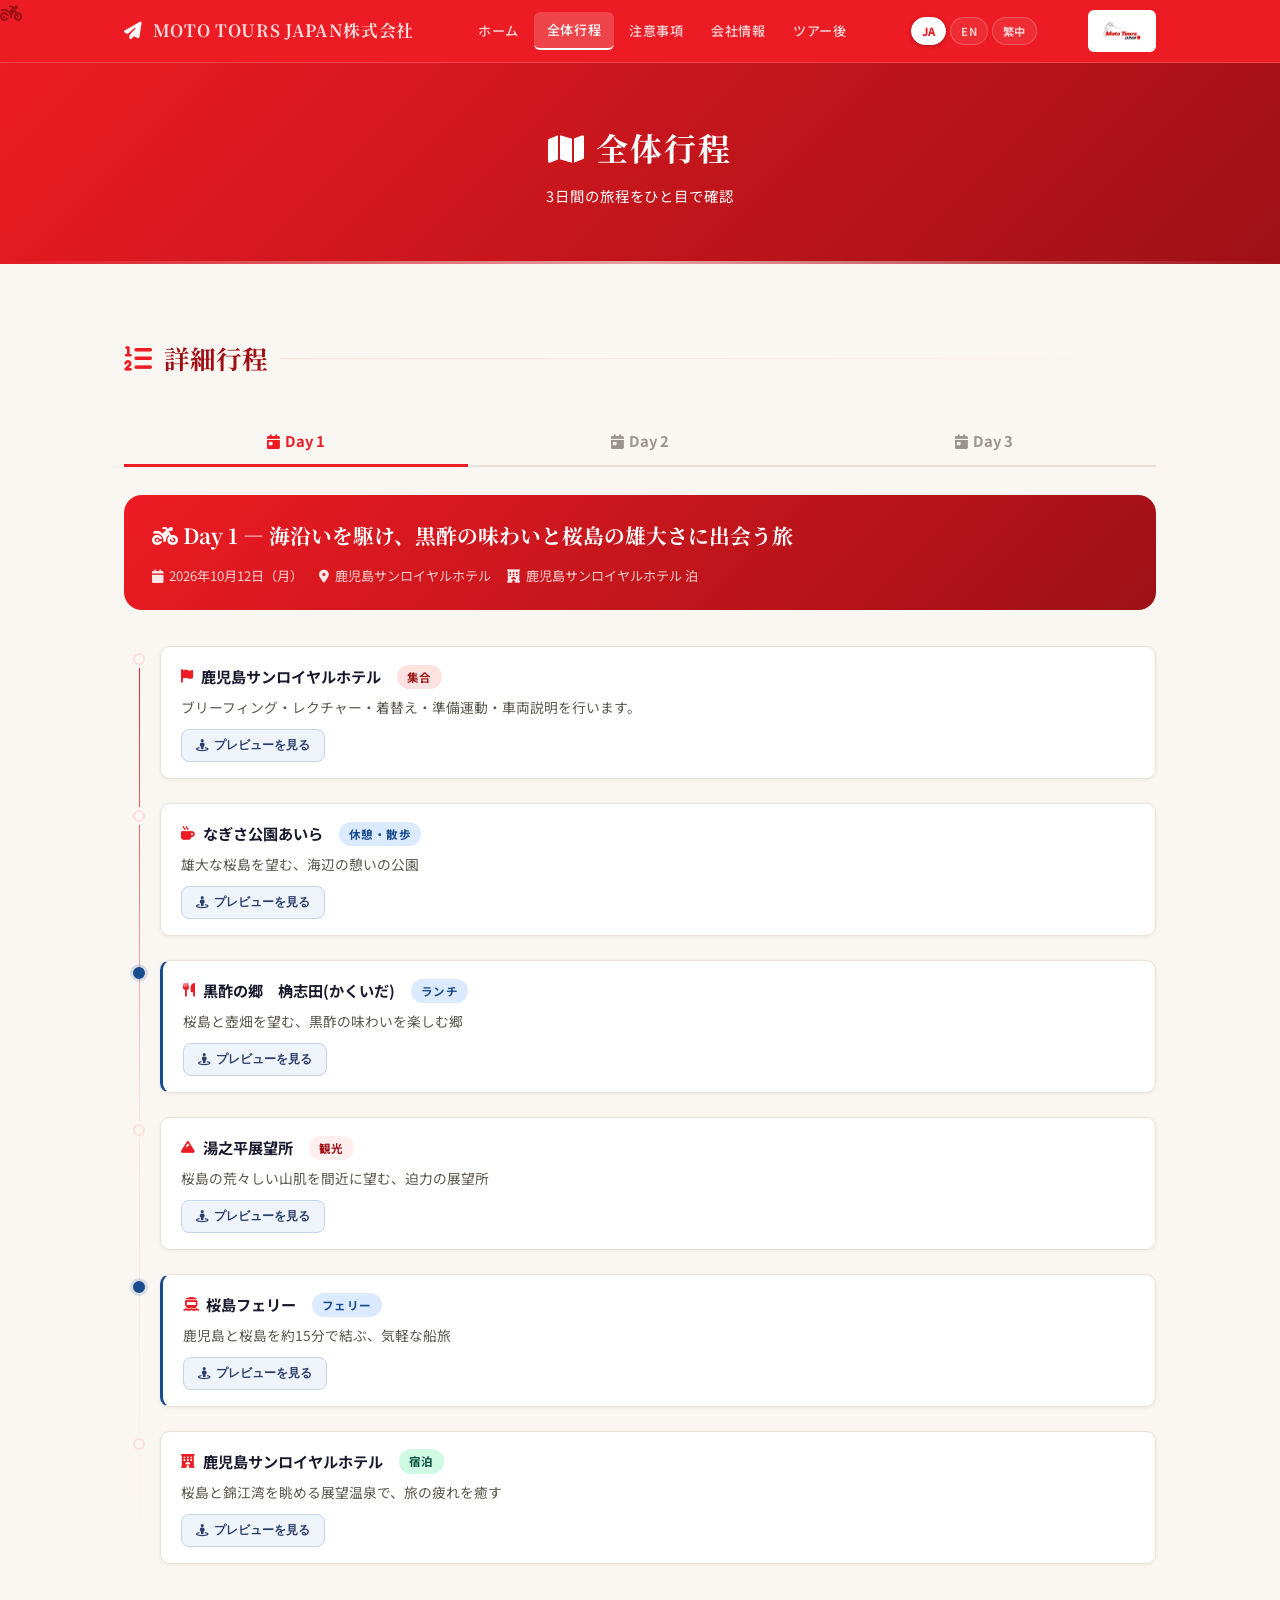
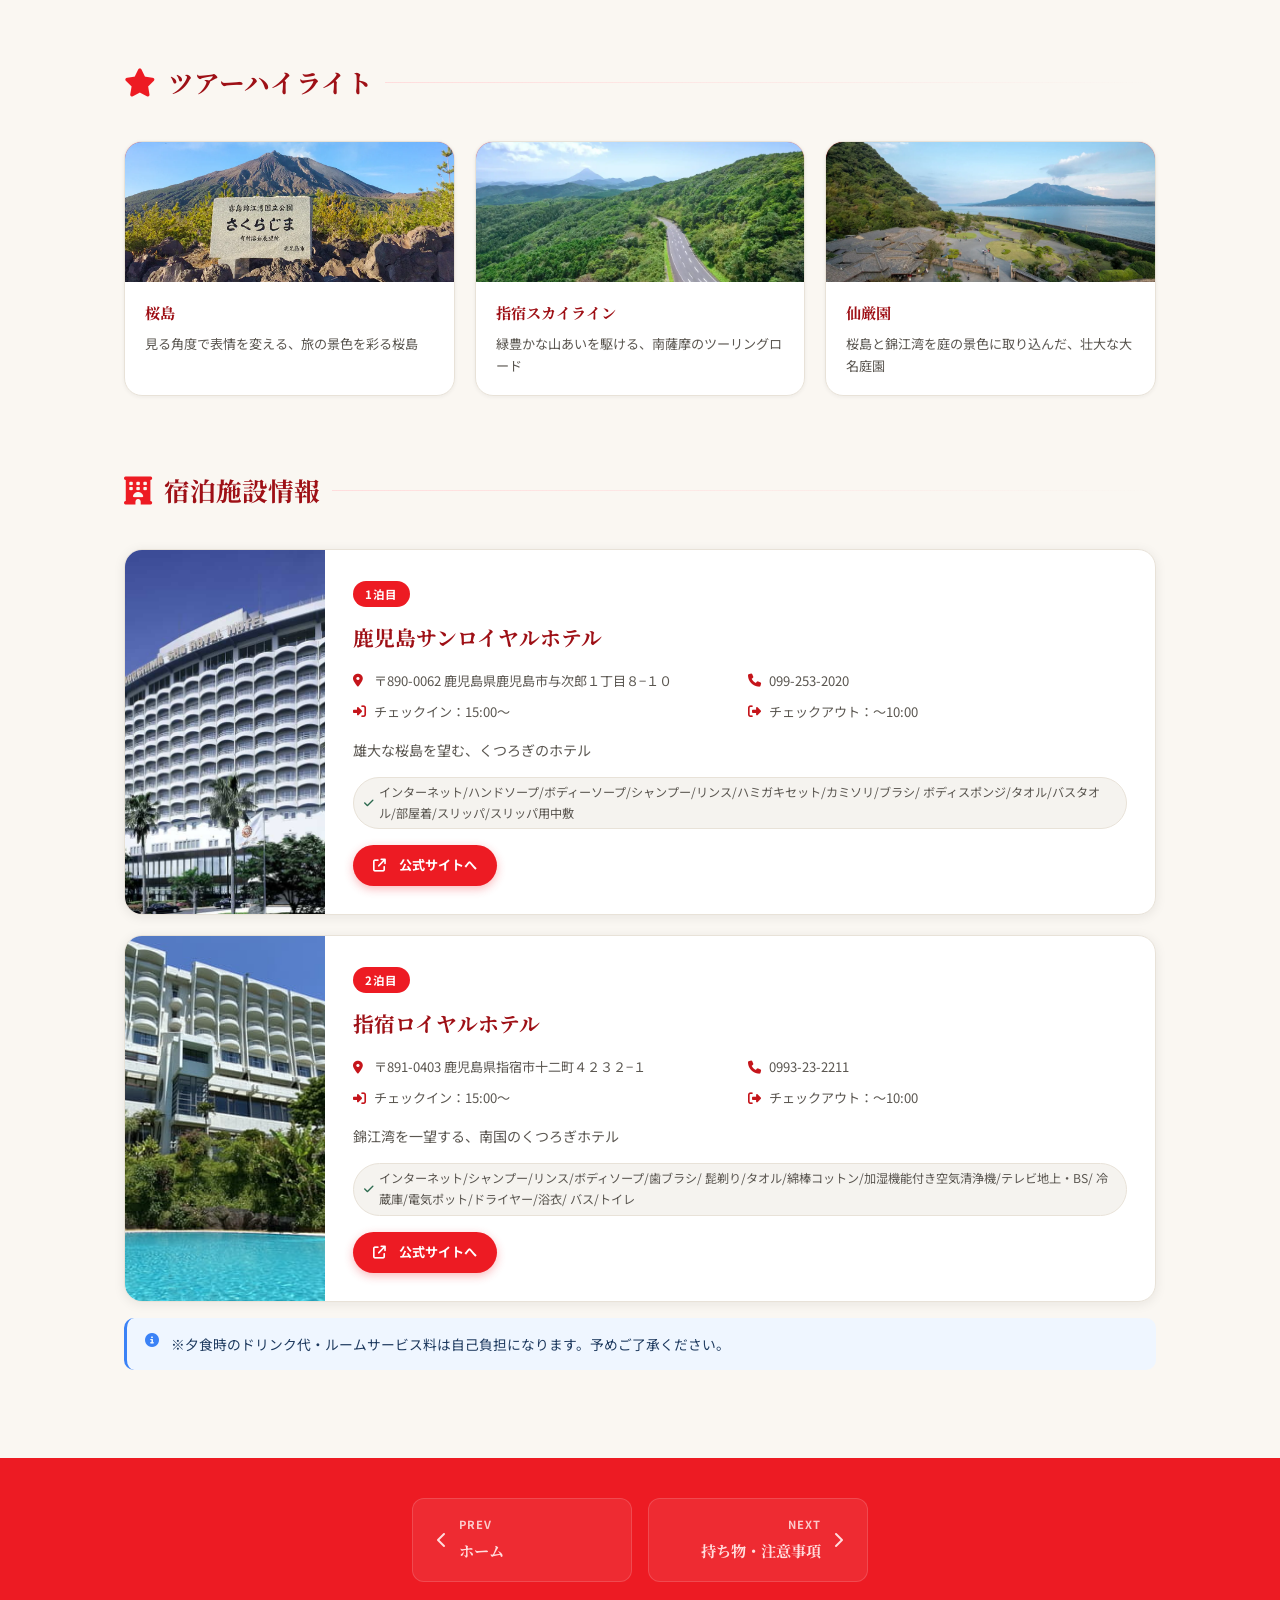
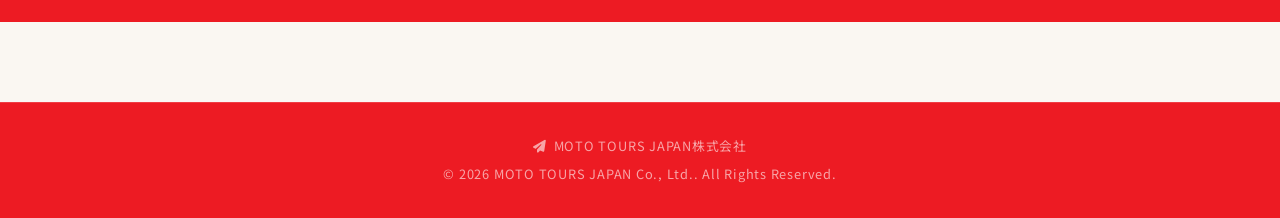
<file: itinerary_day7.html>
<!DOCTYPE html>
<html lang="ja">
<head>
<meta charset="UTF-8"><meta name="viewport" content="width=device-width,initial-scale=1.0">
<title>Day 7 詳細行程 | 旅のしおり</title>
<link rel="preconnect" href="https://fonts.googleapis.com">
<link href="https://fonts.googleapis.com/css2?family=Noto+Serif+JP:wght@400;700&family=Noto+Sans+JP:wght@300;400;500;700&display=swap" rel="stylesheet">
<link rel="stylesheet" href="https://cdnjs.cloudflare.com/ajax/libs/font-awesome/6.5.0/css/all.min.css">
<link rel="stylesheet" href="style.css">
<link rel="manifest" href="manifest.json">
<meta name="theme-color" content="#9e1016">
</head>
<body>
<header class="site-header">
  <div class="header-inner">
    <a href="index.html" class="site-logo"><i class="fa-solid fa-paper-plane"></i><span>MOTO TOURS JAPAN株式会社</span></a>
    <nav class="nav-menu">
      <a href="index.html" data-i18n="nav.home">ホーム</a>
      <a href="route.html" class="active" data-i18n="nav.route">全体行程</a>
      <a href="caution.html" data-i18n="nav.caution">注意事項</a>
      <a href="company_information.html" data-i18n="nav.company">会社情報</a>
      <a href="post_tour.html" data-i18n="nav.postTour">ツアー後</a>
    </nav>
    <div id="langSwitcherDesktop"></div>
    <img src="MTJ_logo_color_RGB.jpg" alt="MOTO TOURS JAPAN" class="header-logo-img">
    <button class="hamburger" id="hamburger"><span></span><span></span><span></span></button>
  </div>
  <nav class="mobile-nav" id="mobileNav">
    <a href="index.html"><i class="fa-solid fa-house"></i>&ensp;<span data-i18n="nav.home.mobile">ホーム</span></a>
    <a href="route.html" class="active"><i class="fa-solid fa-map"></i>&ensp;<span data-i18n="nav.route.mobile">全体行程</span></a>
    <a href="caution.html"><i class="fa-solid fa-circle-exclamation"></i>&ensp;<span data-i18n="nav.caution.mobile">注意事項</span></a>
    <a href="company_information.html"><i class="fa-solid fa-building"></i>&ensp;<span data-i18n="nav.company.mobile">会社情報</span></a>
    <a href="post_tour.html"><i class="fa-solid fa-camera-retro"></i>&ensp;<span data-i18n="nav.postTour.mobile">ツアー後</span></a>
    <div id="langSwitcherMobile"></div>
  </nav>
</header>

<div class="page-banner" style="background:linear-gradient(135deg,#ed1b23,#9e1016)">
  <h1><i id="dayHeadIcon" class="fa-solid fa-campground"></i> Day 7 <span data-i18n="route.detailTitle">詳細行程</span></h1>
  <p id="bannerSub">—</p>
</div>

<main><div class="container">
  <section class="section">
    <div class="day-strip" id="dayStrip"></div>
    <h2 class="section-title"><i class="fa-solid fa-list-ol"></i> <span data-i18n="route.detailTimeline">行程詳細</span></h2>
    <div class="timeline" id="timeline"></div>
  </section>

  <section class="section">
    <h2 class="section-title"><i class="fa-solid fa-map-location-dot"></i> Day 7 <span data-i18n="route.detailMap">訪問スポット マップ</span></h2>
    <div id="routeIllust"></div>
  </section>

  <div class="page-nav">
    <a id="navPrev" href="itinerary_day6.html" class="btn-nav btn-nav-prev"><i class="fa-solid fa-arrow-left"></i> Day 6 <span data-i18n="pagenav.dayDetail">詳細へ</span></a>
    <a id="navNext" href="caution.html" class="btn-nav btn-nav-next"><span data-i18n="pagenav.caution">注意事項へ</span> <i class="fa-solid fa-arrow-right"></i></a>
  </div>
</div></main>

<footer class="site-footer">
  <p><i class="fa-solid fa-paper-plane"></i>&ensp;<span id="footerCompany">MOTO TOURS JAPAN株式会社</span></p>
  <p id="footerCopy">&copy; 2026 MOTO TOURS JAPAN Co., Ltd. All Rights Reserved.</p>
</footer>

<script src="pwa.js"></script>
<script src="i18n.js"></script>
<script src="anim.js" defer></script>
<script src="tour-data.js"></script>
<script>
applyI18nStaticText();
mountLangSwitcher('langSwitcherDesktop');
mountLangSwitcher('langSwitcherMobile');
document.title = 'Day 7 ' + t('route.detailTitle') + ' | ' + t('title.index');
const d = getData();
// 「ツアー後」ページ：admin.htmlで公開がオンになるまでヘッダーメニューから隠す
if (!d.postTour || !d.postTour.enabled) {
  document.querySelectorAll('a[href="post_tour.html"]').forEach(function(a){
    if (a.closest('.nav-menu') || a.closest('.mobile-nav')) a.style.display = 'none';
  });
}
const DAY_NUM = 7;
// このツアーがDay7を使わない場合は全体行程ページへ戻す
if (!d.day7) { location.replace('route.html'); }
const day = d.day7 || {theme:'', date:'', items:[]};
if (day.icon) document.getElementById('dayHeadIcon').className = day.icon;
const BADGE = {red:'badge-red',blue:'badge-blue',green:'badge-green',gold:'badge-gold'};
// ツアーによって日数が異なるため、実際に存在する day1, day2... の数を数える
const TOTAL_DAYS = Object.keys(d).filter(k => /^day\d+$/.test(k) && d[k] && (d[k].date || d[k].theme || (d[k].items && d[k].items.length))).length;
function buildDayStripMeta(dayNum, totalDays){
  const hotels = d.hotels || (d.hotel ? [d.hotel] : []);
  const parts = [`<span class="day-strip-meta-item"><i class="fa-solid fa-calendar"></i>${day.date}</span>`];
  if (dayNum === 1) parts.push(`<span class="day-strip-meta-item"><i class="fa-solid fa-location-dot"></i>${d.meeting.place}</span>`);
  if (dayNum < totalDays) {
    const h = hotels[dayNum - 1];
    if (h) parts.push(`<span class="day-strip-meta-item"><i class="fa-solid fa-hotel"></i>${h.name} ${t('day.night')}</span>`);
  } else {
    const prevH = hotels[dayNum - 2];
    if (prevH) parts.push(`<span class="day-strip-meta-item"><i class="fa-solid fa-hotel"></i>${prevH.name} ${t('day.depart')}</span>`);
    parts.push(`<span class="day-strip-meta-item"><i class="fa-solid fa-flag-checkered"></i>${d.meeting.endTime} ${t('day.dismiss')}</span>`);
  }
  return parts.join('');
}

document.getElementById('bannerSub').textContent = day.date + '｜' + day.theme;
document.getElementById('dayStrip').innerHTML = `
  <h2><i class="fa-solid fa-calendar-day"></i> Day 7 — ${day.theme}</h2>
  <div class="day-strip-meta">${buildDayStripMeta(DAY_NUM, TOTAL_DAYS)}</div>`;
document.getElementById('dayStrip').style.background = 'linear-gradient(135deg,#ed1b23,#9e1016)';

// 前後ページへのリンク（ツアーの実際の日数に応じて自動計算）
(function(){
  const prevNum = DAY_NUM - 1;
  const prevNav = document.getElementById('navPrev');
  if (prevNum >= 1) { prevNav.href = 'itinerary_day' + prevNum + '.html'; prevNav.innerHTML = '<i class="fa-solid fa-arrow-left"></i> Day ' + prevNum + ' ' + t('pagenav.dayDetail'); }
  else { prevNav.href = 'route.html'; prevNav.innerHTML = '<i class="fa-solid fa-arrow-left"></i> ' + t('pagenav.toRoute'); }
  const nextNum = DAY_NUM + 1;
  const nextNav = document.getElementById('navNext');
  if (nextNum <= TOTAL_DAYS) { nextNav.href = 'itinerary_day' + nextNum + '.html'; nextNav.innerHTML = 'Day ' + nextNum + ' ' + t('pagenav.dayDetail') + ' <i class="fa-solid fa-arrow-right"></i>'; }
  else { nextNav.href = 'caution.html'; nextNav.innerHTML = t('pagenav.caution') + ' <i class="fa-solid fa-arrow-right"></i>'; }
})();

// Timeline
document.getElementById('timeline').innerHTML = (day.items||[]).map(item=>{
  const bdg = item.badge ? `<span class="badge ${BADGE[item.badgeType]||'badge-blue'}" style="margin-left:8px">${item.badge}</span>` : '';
  return `<div class="tl-item">
    <div class="tl-card">
      <div class="tl-card-header">
        <div class="tl-card-title"><i class="${item.icon||'fa-solid fa-circle'}"></i>${item.title}${bdg}</div>
      </div>
      ${item.place ? `<div class="tl-card-place"><i class="fa-solid fa-location-dot"></i>${item.place}</div>` : ''}
      <p>${item.desc||''}</p>
    </div>
  </div>`;
}).join('');

// Route Illustration
(function(){
  const items = day.items || [];
  const STOP_COLORS = ['#ed1b23','#9e1016','#c5151b','#8B3A00','#2D6A4F','#1A3A6B','#0D6A4E','#6B1A1A'];
  const el = document.getElementById('routeIllust');
  if (!el || !items.length) return;
  const stopsHtml = items.map((item, i) => {
    const color = STOP_COLORS[i % STOP_COLORS.length];
    const isLast = i === items.length - 1;
    const bdg = item.badge ? `<span class="badge badge-${item.badgeType||'blue'}" style="margin-left:6px">${item.badge}</span>` : '';
    return `<div style="display:flex;align-items:flex-start">
        <div style="display:flex;flex-direction:column;align-items:center;width:40px;flex-shrink:0">
          <div style="width:34px;height:34px;border-radius:50%;background:${color};display:flex;align-items:center;justify-content:center;box-shadow:0 2px 8px rgba(0,0,0,.2);flex-shrink:0">
            <i class="${item.icon||'fa-solid fa-map-pin'}" style="color:#fff;font-size:.8rem"></i>
          </div>
          ${!isLast ? `<div style="width:2px;flex:1;min-height:28px;background:repeating-linear-gradient(to bottom,#CBD5E1 0,#CBD5E1 5px,transparent 5px,transparent 10px);margin:4px 0"></div>` : ''}
        </div>
        <div style="padding-left:12px;padding-bottom:${isLast?'0':'22px'};padding-top:4px;flex:1;min-width:0">
          <div style="display:flex;align-items:center;flex-wrap:wrap;gap:4px;margin-bottom:2px">
            <span style="width:18px;height:18px;border-radius:50%;background:${color};color:#fff;font-size:.6rem;font-weight:700;display:inline-flex;align-items:center;justify-content:center;flex-shrink:0">${i+1}</span>
            <span style="font-weight:700;color:#1A1A2E;font-size:.93rem;line-height:1.4">${item.title}</span>${bdg}
          </div>
          ${item.place ? `<div style="font-size:.78rem;color:#7A7068;display:flex;align-items:center;gap:3px;margin-bottom:3px"><i class="fa-solid fa-location-dot" style="color:#ed1b23;font-size:.68rem;flex-shrink:0"></i>${item.place}</div>` : ''}
          ${item.desc ? `<div style="font-size:.8rem;color:#5A5650;line-height:1.55">${item.desc}</div>` : ''}
        </div>
      </div>`;
  }).join('');
  el.innerHTML = `
    <div style="background:#fff;border:1px solid #E8E2D8;border-radius:16px;overflow:hidden;box-shadow:0 2px 12px rgba(0,0,0,.06)">
      <div style="background:linear-gradient(135deg,#1A1A2E 0%,#2C3E6B 100%);padding:14px 20px;display:flex;align-items:center;gap:12px">
        <div style="width:38px;height:38px;border-radius:10px;background:rgba(255,255,255,.12);display:flex;align-items:center;justify-content:center;flex-shrink:0">
          <i class="fa-solid fa-route" style="color:#fff;font-size:1.1rem"></i>
        </div>
        <div>
          <div style="color:#fff;font-weight:700;font-size:.92rem;letter-spacing:.03em">Day 7 ${t('route.detailMap')}</div>
          <div style="color:rgba(255,255,255,.55);font-size:.73rem;margin-top:1px">${items.length} ${t('route.spots')}</div>
        </div>
        <div style="margin-left:auto;display:flex;align-items:center;gap:6px">
          <div style="width:8px;height:8px;border-radius:50%;background:#ed1b23"></div>
          <div style="width:28px;height:2px;background:rgba(255,255,255,.25);border-radius:2px"></div>
          <i class="fa-solid fa-car" style="color:rgba(255,255,255,.5);font-size:.8rem"></i>
          <div style="width:28px;height:2px;background:rgba(255,255,255,.25);border-radius:2px"></div>
          <div style="width:8px;height:8px;border-radius:50%;background:#2D6A4F"></div>
        </div>
      </div>
      <div style="padding:20px 20px 16px">
        ${stopsHtml}
      </div>
    </div>`;
})();

document.getElementById('footerCompany').textContent = d.company.name;
document.getElementById('footerCopy').innerHTML = '&copy; 2026 ' + d.company.nameEn + '. All Rights Reserved.';
document.getElementById('hamburger').addEventListener('click',function(){ this.classList.toggle('open'); document.getElementById('mobileNav').classList.toggle('open'); });
</script>
</body>
</html>
</file>
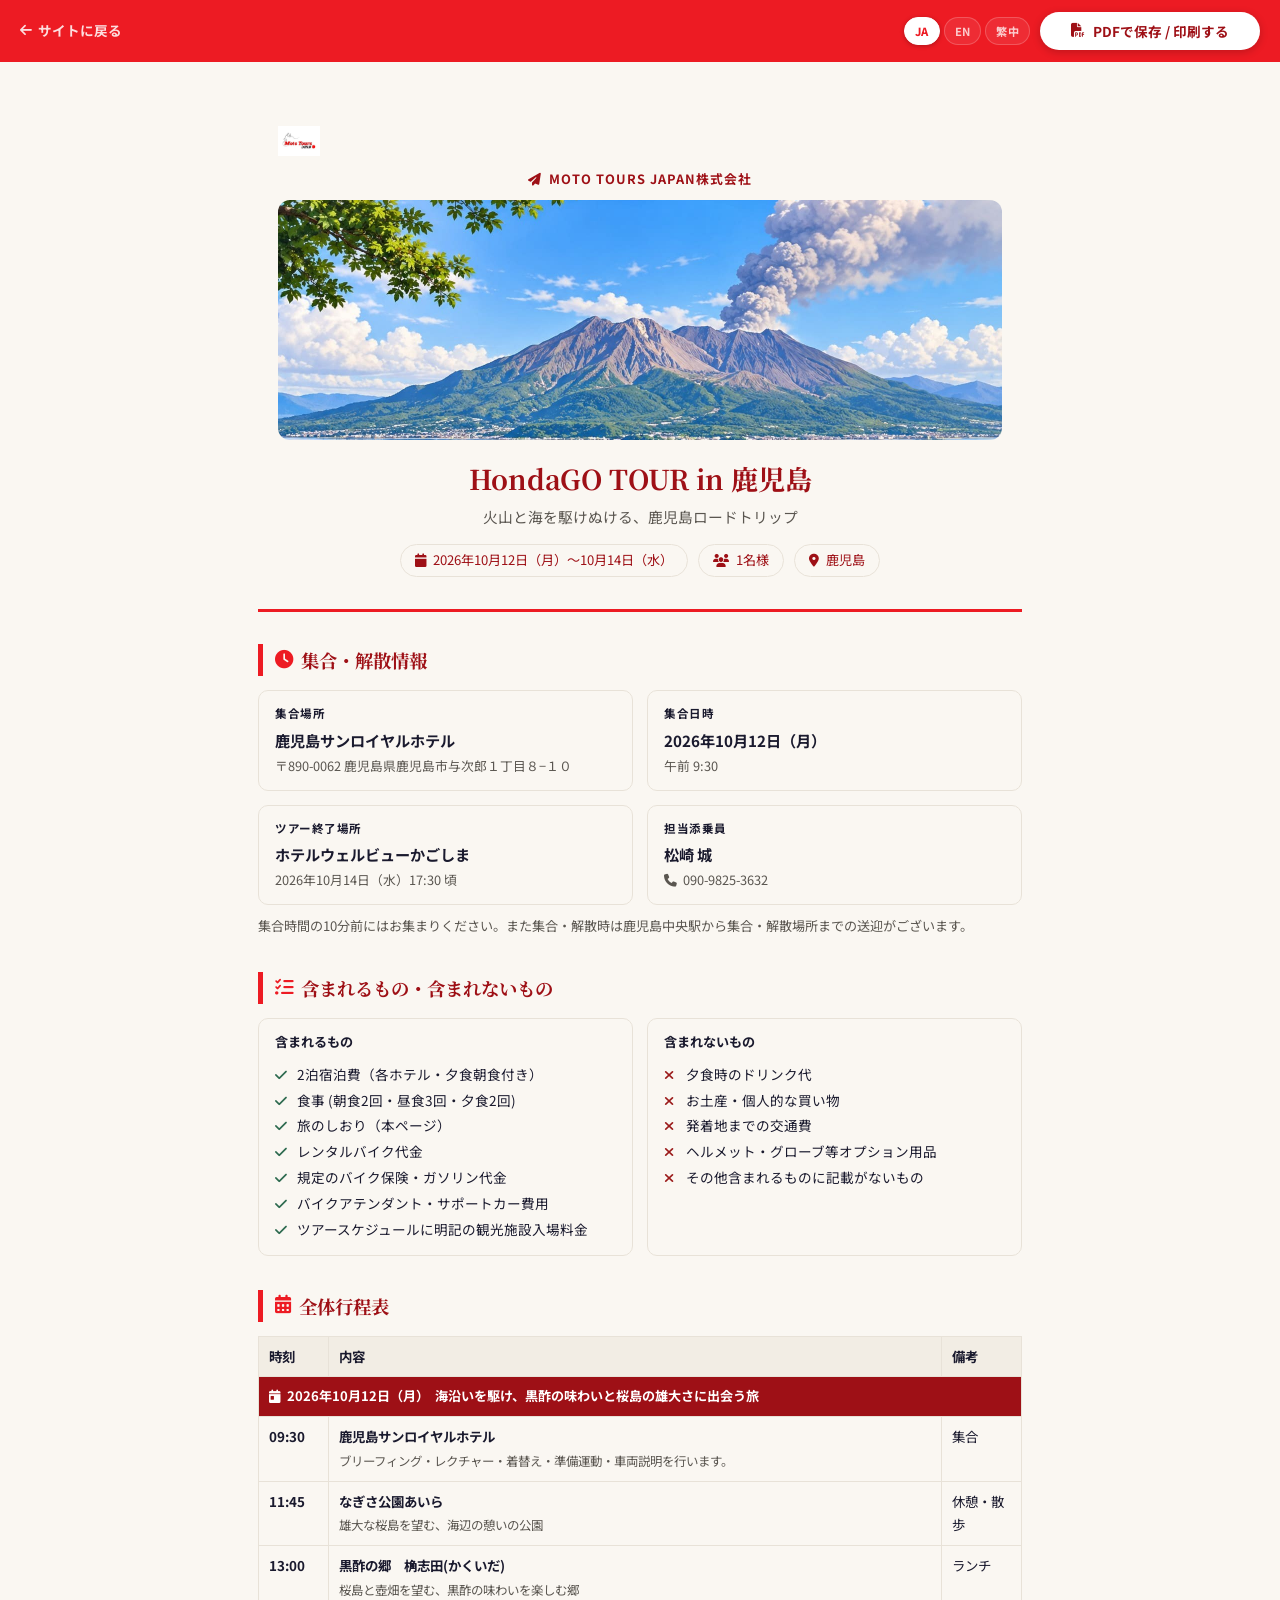
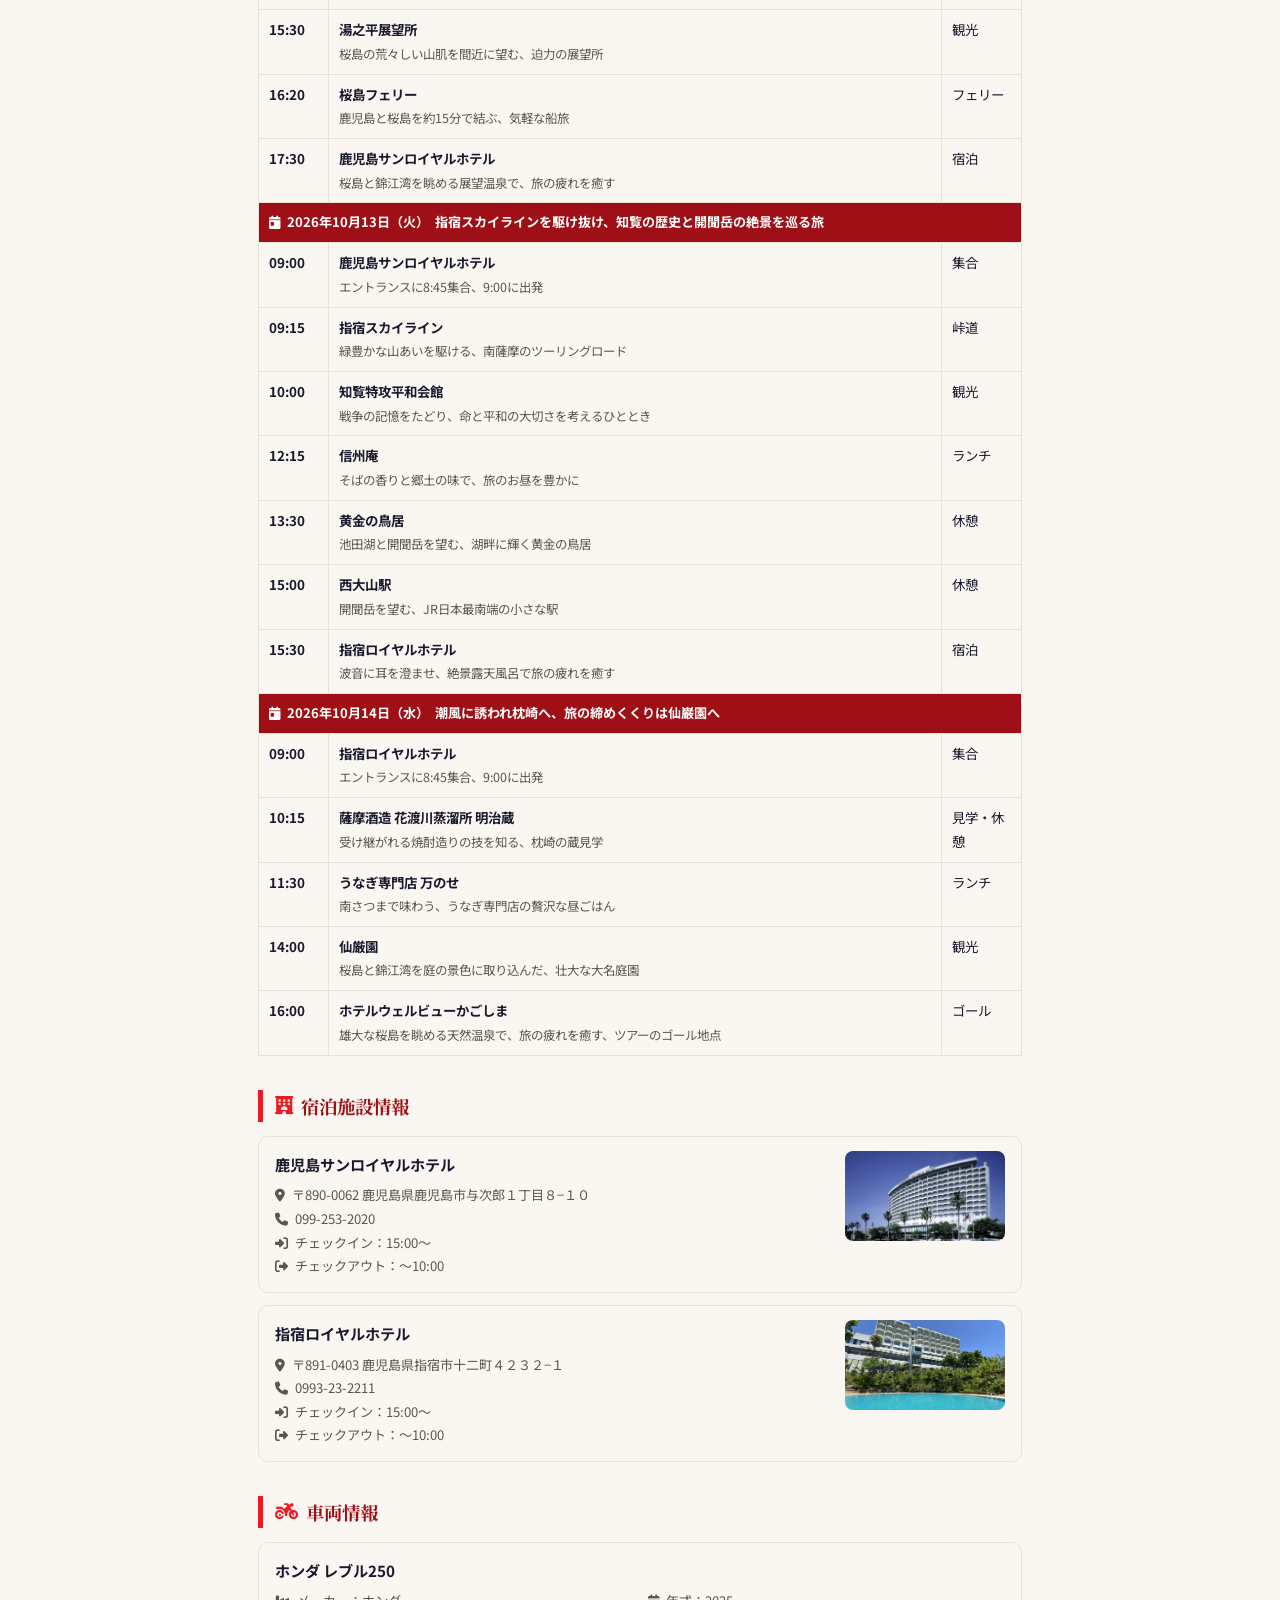
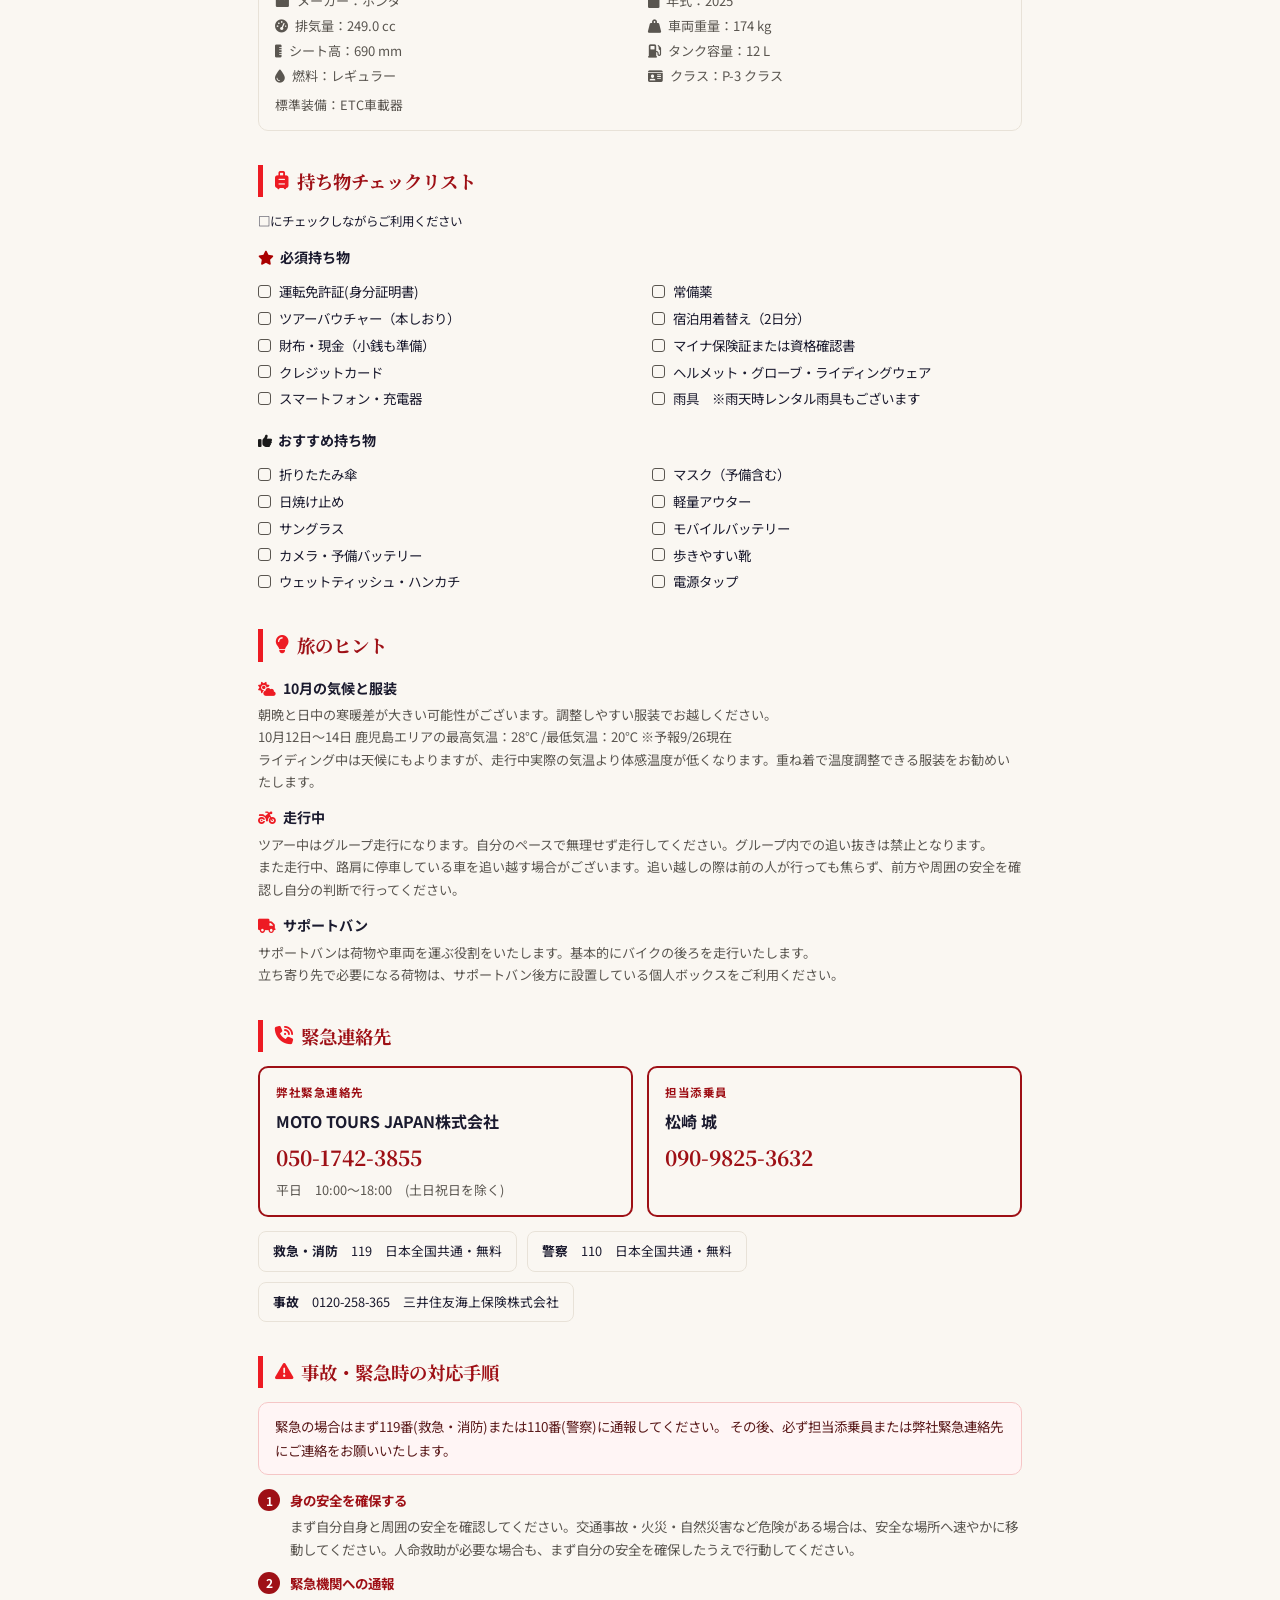
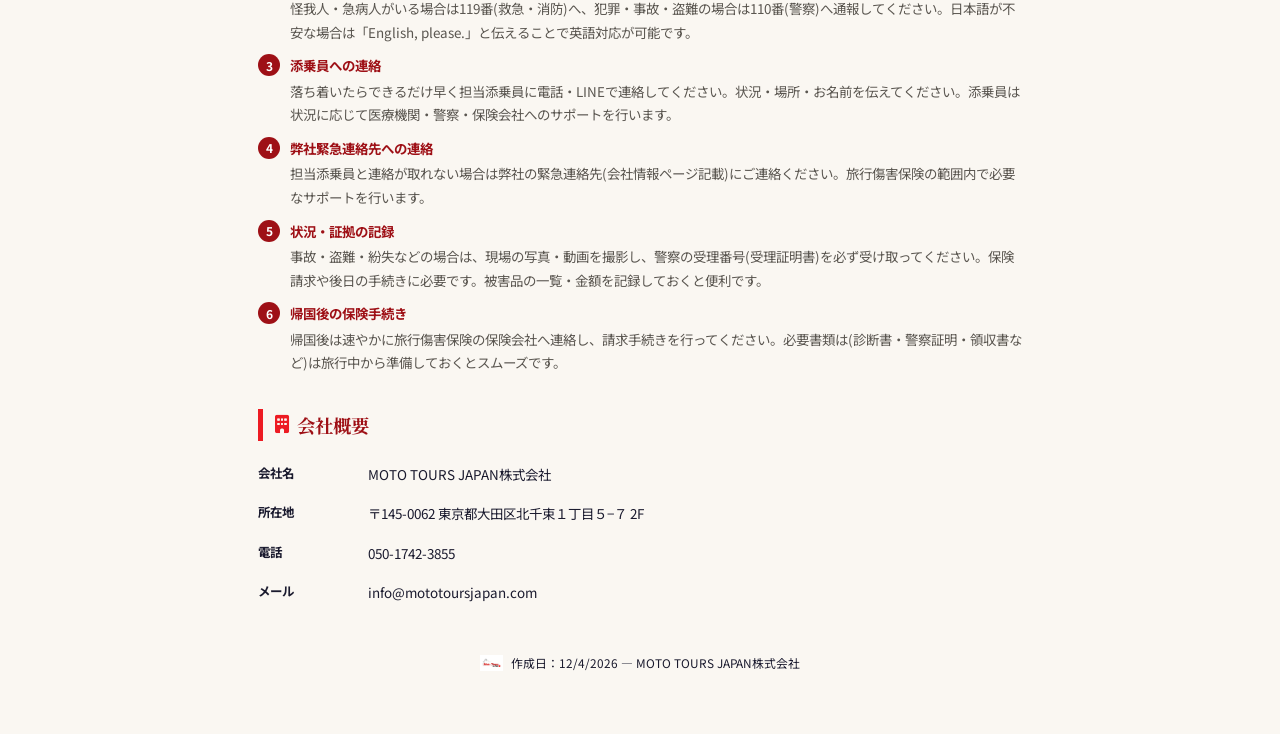
<file: print.html>
<!DOCTYPE html>
<html lang="ja">
<head>
<meta charset="UTF-8">
<meta name="viewport" content="width=device-width,initial-scale=1.0">
<title id="pageTitle">旅のしおり（印刷用）</title>
<link rel="preconnect" href="https://fonts.googleapis.com">
<link href="https://fonts.googleapis.com/css2?family=Noto+Serif+JP:wght@400;700&family=Noto+Sans+JP:wght@300;400;500;700&display=swap" rel="stylesheet">
<link rel="stylesheet" href="https://cdnjs.cloudflare.com/ajax/libs/font-awesome/6.5.0/css/all.min.css">
<link rel="stylesheet" href="style.css">
<link rel="manifest" href="manifest.json">
<meta name="theme-color" content="#9e1016">
<style>
/* このページは共通ヘッダー（.site-header）を使わないため、
   共通スタイルのbody上部余白（固定ヘッダー用）を打ち消す */
body { padding-top: 0; }

/* ── 画面表示用ツールバー（印刷時は非表示） ─────────────────── */
.print-toolbar {
  position: sticky; top: 0; z-index: 100;
  background: var(--navy-dark);
  display: flex; align-items: center; justify-content: space-between; gap: 12px;
  padding: 12px 20px;
  flex-wrap: wrap;
}
.print-toolbar a.back-link {
  color: rgba(255,255,255,.85); text-decoration: none; font-size: .85rem; font-weight: 700;
  display: flex; align-items: center; gap: 6px;
}
.print-toolbar .toolbar-actions { display: flex; align-items: center; gap: 10px; flex-wrap: wrap; }
.print-save-btn {
  display: inline-flex; align-items: center; gap: 8px;
  background: #fff; color: var(--navy); border: none;
  padding: 9px 20px; border-radius: 99px;
  font-size: .85rem; font-weight: 700; font-family: inherit; cursor: pointer;
  box-shadow: 0 2px 8px rgba(0,0,0,.2);
}
.print-save-btn:hover { background: var(--gold-pale); }

/* ── 印刷用ページ本体（画面表示でもプレビューとして概ね同じ見た目） ── */
.print-page { max-width: 820px; margin: 0 auto; padding: 32px 28px 60px; color: #1A1A2E; }
.print-cover {
  text-align: center; padding: 32px 20px; margin-bottom: 32px;
  border-bottom: 3px solid var(--gold);
}
.print-cover-logo { height: 30px; margin-bottom: 12px; }
.print-cover-img { width: 100%; max-height: 240px; object-fit: cover; border-radius: 12px; margin: 6px 0 20px; }
.print-cover .company { font-size: .8rem; font-weight: 700; color: var(--navy); letter-spacing: .08em; margin-bottom: 10px; }
.print-cover h1 { font-family: var(--font-serif); font-size: 1.7rem; color: var(--navy); margin-bottom: 6px; line-height: 1.4; }
.print-cover .sub { font-size: .92rem; color: var(--text-mid); margin-bottom: 14px; }
.print-cover .chips { display: flex; justify-content: center; gap: 10px; flex-wrap: wrap; font-size: .82rem; color: var(--navy); }
.print-cover .chips span { border: 1px solid var(--border); border-radius: 99px; padding: 4px 14px; }

.print-section { margin-bottom: 34px; page-break-inside: avoid; }
.print-section h2 {
  font-family: var(--font-serif); font-size: 1.15rem; color: var(--navy);
  border-left: 5px solid var(--gold); padding-left: 12px; margin-bottom: 14px;
  display: flex; align-items: center; gap: 8px;
}
.print-section h2 i { color: var(--gold); }

.print-grid-2 { display: grid; grid-template-columns: 1fr 1fr; gap: 14px; }
.print-kv { border: 1px solid var(--border); border-radius: 10px; padding: 12px 16px; }
.print-kv .k { font-size: .72rem; font-weight: 700; color: var(--text-muted); letter-spacing: .05em; text-transform: uppercase; margin-bottom: 3px; }
.print-kv .v { font-size: .95rem; font-weight: 700; color: #1A1A2E; }
.print-kv .sub { font-size: .8rem; color: var(--text-mid); margin-top: 2px; }

.print-incl-grid { display: grid; grid-template-columns: 1fr 1fr; gap: 14px; }
.print-incl-box { border: 1px solid var(--border); border-radius: 10px; padding: 12px 16px; }
.print-incl-box h3 { font-size: .82rem; margin-bottom: 8px; }
.print-incl-box ul { list-style: none; font-size: .85rem; line-height: 1.9; }
.print-incl-box li i { width: 16px; margin-right: 6px; }

.print-table { width: 100%; border-collapse: collapse; font-size: .84rem; }
.print-table th, .print-table td { border: 1px solid var(--border); padding: 8px 10px; text-align: left; vertical-align: top; }
.print-table thead th { background: var(--cream-mid); }
.print-table .day-row td { background: var(--navy); color: #fff; font-weight: 700; font-size: .82rem; -webkit-print-color-adjust: exact; print-color-adjust: exact; }
.print-table .desc { font-size: .78rem; color: var(--text-mid); margin-top: 2px; }

.print-hotel { border: 1px solid var(--border); border-radius: 10px; padding: 14px 16px; margin-bottom: 12px; }
.print-hotel h3 { font-size: .95rem; margin-bottom: 6px; }
.print-hotel .meta { font-size: .82rem; color: var(--text-mid); line-height: 1.8; }

.print-checklist-group { margin-bottom: 16px; }
.print-checklist-group h3 { font-size: .88rem; margin-bottom: 8px; display: flex; align-items: center; gap: 6px; }
.print-checklist-group ul { list-style: none; columns: 2; column-gap: 24px; }
.print-checklist-group li { font-size: .84rem; line-height: 2; break-inside: avoid; display: flex; align-items: center; gap: 8px; }
.print-checkbox { display: inline-block; width: 13px; height: 13px; border: 1.5px solid #5A5650; border-radius: 3px; flex-shrink: 0; }

.print-tip { margin-bottom: 12px; }
.print-tip h3 { font-size: .88rem; margin-bottom: 4px; }
.print-tip p { font-size: .82rem; color: var(--text-mid); line-height: 1.7; white-space: pre-line; }

.print-alert { background: #FFF5F5; border: 1.5px solid #F5C6C6; border-radius: 10px; padding: 12px 16px; font-size: .84rem; color: #5A1A1A; margin-bottom: 14px; }
.print-step { display: flex; gap: 10px; margin-bottom: 10px; font-size: .84rem; }
.print-step .num { flex-shrink: 0; width: 22px; height: 22px; border-radius: 50%; background: var(--navy); color: #fff; font-size: .75rem; font-weight: 700; display: flex; align-items: center; justify-content: center; -webkit-print-color-adjust: exact; print-color-adjust: exact; }
.print-step .body b { color: var(--navy); }
.print-step .body p { color: var(--text-mid); margin-top: 2px; }

.print-emg-grid { display: grid; grid-template-columns: 1fr 1fr; gap: 14px; margin-bottom: 14px; }
.print-emg-card { border: 2px solid var(--navy); border-radius: 10px; padding: 14px 16px; }
.print-emg-card .label { font-size: .72rem; font-weight: 700; color: var(--navy); letter-spacing: .05em; margin-bottom: 4px; }
.print-emg-card .name { font-weight: 700; margin-bottom: 4px; }
.print-emg-card .phone { font-family: var(--font-serif); font-size: 1.3rem; font-weight: 700; color: var(--navy); }
.print-emg-others { display: flex; flex-wrap: wrap; gap: 10px; }
.print-emg-other { border: 1px solid var(--border); border-radius: 8px; padding: 8px 14px; font-size: .8rem; }

.print-company-table { width: 100%; border-collapse: collapse; font-size: .84rem; }
.print-company-table th { width: 110px; text-align: left; padding: 8px 0; color: var(--text-muted); font-weight: 700; font-size: .78rem; vertical-align: top; }
.print-company-table td { padding: 8px 0; }

.print-footer-note { display: flex; align-items: center; justify-content: center; gap: 8px; text-align: center; font-size: .74rem; color: var(--text-muted); margin-top: 40px; }
.print-footer-logo { height: 16px; }

@media (max-width: 640px) {
  .print-grid-2, .print-incl-grid, .print-emg-grid { grid-template-columns: 1fr; }
  .print-checklist-group ul { columns: 1; }
}

/* ── 印刷時 ─────────────────────────────────────────────── */
@media print {
  .print-toolbar { display: none !important; }
  body { background: #fff; }
  .print-page { max-width: none; padding: 0; }
  .print-section { page-break-inside: avoid; }
  a[href]::after { content: ''; }
  .print-hotel, .print-kv, .print-incl-box, .print-emg-card, .print-emg-other { break-inside: avoid; }
}
@page { margin: 16mm 14mm; }
</style>
</head>
<body>

<div class="print-toolbar">
  <a href="index.html" class="back-link"><i class="fa-solid fa-arrow-left"></i> <span data-i18n="print.backToSite">サイトに戻る</span></a>
  <div class="toolbar-actions">
    <div id="langSwitcherDesktop"></div>
    <button class="print-save-btn" onclick="window.print()"><i class="fa-solid fa-file-pdf"></i> <span data-i18n="print.saveBtn">PDFで保存 / 印刷する</span></button>
  </div>
</div>

<div class="print-page" id="printPage"></div>

<script src="pwa.js"></script>
<script src="i18n.js"></script>
<script src="tour-data.js"></script>
<script>
function esc(s){ return String(s==null?'':s).replace(/&/g,'&amp;').replace(/"/g,'&quot;').replace(/</g,'&lt;').replace(/>/g,'&gt;'); }
applyI18nStaticText();
mountLangSwitcher('langSwitcherDesktop');
const d = getData();
document.getElementById('pageTitle').textContent = t('print.pageTitle') + ' | ' + d.basic.tourTitle;

function getAllDays(){
  return Object.keys(d)
    .filter(k => /^day\d+$/.test(k))
    .sort((a,b) => Number(a.slice(3)) - Number(b.slice(3)))
    .map(k => d[k])
    .filter(Boolean);
}

function buildCover(){
  const heroImg = d.basic.heroBgImage;
  return `
  <div class="print-cover">
    <img src="MTJ_logo_color_RGB.jpg" alt="" class="print-cover-logo" onerror="this.remove()">
    <div class="company"><i class="fa-solid fa-paper-plane"></i>&ensp;${esc(d.company.name)}</div>
    ${heroImg ? `<img src="${esc(heroImg)}" alt="" class="print-cover-img" onerror="this.remove()">` : ''}
    <h1>${esc(d.basic.tourTitle)}</h1>
    <div class="sub">${esc(d.basic.tourSubtitle)}</div>
    <div class="chips">
      <span><i class="fa-solid fa-calendar"></i>&ensp;${esc(d.basic.tourDates)}</span>
      <span><i class="fa-solid fa-users"></i>&ensp;${esc(d.basic.participantCount)}</span>
      <span><i class="fa-solid fa-location-dot"></i>&ensp;${esc(d.basic.area)}</span>
    </div>
  </div>`;
}

function buildMeeting(){
  const guide = (d.guides && d.guides[0]) || d.guide || {};
  return `
  <div class="print-section">
    <h2><i class="fa-solid fa-clock"></i>${esc(t('section.meetingInfo'))}</h2>
    <div class="print-grid-2">
      <div class="print-kv">
        <div class="k">${esc(t('meeting.label.place'))}</div>
        <div class="v">${esc(d.meeting.place)}</div>
        ${d.meeting.placeDetail ? `<div class="sub">${esc(d.meeting.placeDetail)}</div>` : ''}
      </div>
      <div class="print-kv">
        <div class="k">${esc(t('meeting.label.date'))}</div>
        <div class="v">${esc(d.meeting.date)}</div>
        ${d.meeting.time ? `<div class="sub">${esc(d.meeting.time)}</div>` : ''}
      </div>
      <div class="print-kv">
        <div class="k">${esc(t('meeting.label.endPlace'))}</div>
        <div class="v">${esc(d.meeting.endPlace)}</div>
        ${d.meeting.endTime ? `<div class="sub">${esc(d.meeting.endTime)}</div>` : ''}
      </div>
      <div class="print-kv">
        <div class="k">${esc(t('print.guideLabel'))}</div>
        <div class="v">${esc(guide.name || '')}</div>
        ${guide.phone ? `<div class="sub"><i class="fa-solid fa-phone"></i>&ensp;${esc(guide.phone)}</div>` : ''}
      </div>
    </div>
    ${d.meeting.note ? `<p style="font-size:.82rem;color:var(--text-mid);margin-top:10px">${esc(d.meeting.note)}</p>` : ''}
  </div>`;
}

function buildIncludes(){
  const yes = (d.includes||[]).map(i => `<li><i class="fa-solid fa-check" style="color:#2D6A4F"></i>${esc(i)}</li>`).join('');
  const no  = (d.excludes||[]).map(i => `<li><i class="fa-solid fa-xmark" style="color:#9B1B1B"></i>${esc(i)}</li>`).join('');
  return `
  <div class="print-section">
    <h2><i class="fa-solid fa-list-check"></i>${esc(t('section.includeExclude'))}</h2>
    <div class="print-incl-grid">
      <div class="print-incl-box"><h3>${esc(t('include.included'))}</h3><ul>${yes}</ul></div>
      <div class="print-incl-box"><h3>${esc(t('include.excluded'))}</h3><ul>${no}</ul></div>
    </div>
  </div>`;
}

function buildItinerary(){
  const days = getAllDays();
  let rows = '';
  days.forEach((day, idx) => {
    rows += `<tr class="day-row"><td colspan="3"><i class="fa-solid fa-calendar-day"></i>&ensp;${esc(day.date)}${day.theme ? '　' + esc(day.theme) : ''}</td></tr>`;
    (day.items||[]).forEach(item => {
      rows += `<tr>
        <td style="width:70px"><strong>${esc(item.time||'')}</strong></td>
        <td><strong>${esc(item.title||'')}</strong>${item.desc ? `<div class="desc">${esc(item.desc)}</div>` : ''}</td>
        <td style="width:80px">${esc(item.badge||'')}</td>
      </tr>`;
    });
  });
  return `
  <div class="print-section">
    <h2><i class="fa-solid fa-calendar-days"></i>${esc(t('route.tableTitle'))}</h2>
    <table class="print-table">
      <thead><tr><th>${esc(t('table.time'))}</th><th>${esc(t('table.content'))}</th><th>${esc(t('table.note'))}</th></tr></thead>
      <tbody>${rows}</tbody>
    </table>
  </div>`;
}

function buildHotels(){
  const hotels = d.hotels || (d.hotel ? [d.hotel] : []);
  if (!hotels.length) return '';
  const html = hotels.map(h => `
    <div class="print-hotel">
      ${h.image ? `<img src="${esc(h.image)}" alt="" style="max-width:160px;max-height:110px;object-fit:cover;border-radius:8px;float:right;margin:0 0 8px 12px" onerror="this.remove()">` : ''}
      <h3>${esc(h.name)}</h3>
      <div class="meta">
        ${h.address  ? `<div><i class="fa-solid fa-location-dot"></i>&ensp;${esc(h.address)}</div>` : ''}
        ${h.phone    ? `<div><i class="fa-solid fa-phone"></i>&ensp;${esc(h.phone)}</div>` : ''}
        ${h.checkin  ? `<div><i class="fa-solid fa-right-to-bracket"></i>&ensp;${esc(t('hotel.checkin'))}${esc(h.checkin)}</div>` : ''}
        ${h.checkout ? `<div><i class="fa-solid fa-right-from-bracket"></i>&ensp;${esc(t('hotel.checkout'))}${esc(h.checkout)}</div>` : ''}
      </div>
    </div>`).join('');
  return `
  <div class="print-section">
    <h2><i class="fa-solid fa-hotel"></i>${esc(t('hotels.title'))}</h2>
    ${html}
  </div>`;
}

function buildVehicles(){
  const vehicles = d.vehicles || [];
  if (!vehicles.length) return '';
  const html = vehicles.map(v => `
    <div class="print-hotel">
      ${v.image ? `<img src="${esc(v.image)}" alt="" style="max-width:160px;max-height:110px;object-fit:contain;border-radius:8px;float:right;margin:0 0 8px 12px" onerror="this.remove()">` : ''}
      <h3>${esc(v.name)}</h3>
      <div class="meta" style="display:grid;grid-template-columns:1fr 1fr;gap:4px 16px;line-height:1.6">
        ${v.maker        ? `<div><i class="fa-solid fa-industry"></i>&ensp;${esc(t('vehicle.maker'))}${esc(v.maker)}</div>` : ''}
        ${v.year         ? `<div><i class="fa-solid fa-calendar"></i>&ensp;${esc(t('vehicle.year'))}${esc(v.year)}</div>` : ''}
        ${v.displacement ? `<div><i class="fa-solid fa-gauge-high"></i>&ensp;${esc(t('vehicle.displacement'))}${esc(v.displacement)}</div>` : ''}
        ${v.weight       ? `<div><i class="fa-solid fa-weight-hanging"></i>&ensp;${esc(t('vehicle.weight'))}${esc(v.weight)}</div>` : ''}
        ${v.seatHeight   ? `<div><i class="fa-solid fa-ruler-vertical"></i>&ensp;${esc(t('vehicle.seatHeight'))}${esc(v.seatHeight)}</div>` : ''}
        ${v.tankCapacity ? `<div><i class="fa-solid fa-gas-pump"></i>&ensp;${esc(t('vehicle.tankCapacity'))}${esc(v.tankCapacity)}</div>` : ''}
        ${v.fuel         ? `<div><i class="fa-solid fa-droplet"></i>&ensp;${esc(t('vehicle.fuel'))}${esc(v.fuel)}</div>` : ''}
        ${v.class        ? `<div><i class="fa-solid fa-id-card"></i>&ensp;${esc(t('vehicle.class'))}${esc(v.class)}</div>` : ''}
      </div>
      ${v.equipment ? `<div style="font-size:.8rem;color:var(--text-mid);margin-top:8px;clear:both">${esc(t('vehicle.equipment'))}${esc(v.equipment)}</div>` : ''}
    </div>`).join('');
  return `
  <div class="print-section">
    <h2><i class="fa-solid fa-motorcycle"></i>${esc(t('vehicles.title'))}</h2>
    ${html}
  </div>`;
}

function buildChecklist(){
  if (!d.checklist || !d.checklist.length) return '';
  const groups = d.checklist.map(cat => `
    <div class="print-checklist-group">
      <h3><i class="${esc(cat.icon)}" style="color:${esc(cat.color)}"></i>${esc(cat.title)}</h3>
      <ul>${(cat.items||[]).map(it => `<li><span class="print-checkbox"></span>${esc(it)}</li>`).join('')}</ul>
    </div>`).join('');
  return `
  <div class="print-section">
    <h2><i class="fa-solid fa-suitcase-rolling"></i>${esc(t('packing.title'))}</h2>
    <p style="font-size:.78rem;color:var(--text-muted);margin-bottom:12px">${esc(t('print.checklistNote'))}</p>
    ${groups}
  </div>`;
}

function buildTips(){
  if (!d.tips || !d.tips.length) return '';
  const html = d.tips.map(tip => `
    <div class="print-tip">
      <h3><i class="${esc(tip.icon)}" style="color:${esc(tip.iconColor)}"></i>&ensp;${esc(tip.title)}</h3>
      <p>${esc(tip.content)}</p>
    </div>`).join('');
  return `
  <div class="print-section">
    <h2><i class="fa-solid fa-lightbulb"></i>${esc(t('tips.title'))}</h2>
    ${html}
  </div>`;
}

function buildEmergency(){
  const em = d.emergency || {};
  const guide = (d.guides && d.guides[0]) || d.guide || {};
  const stepsHtml = (em.steps||[]).map((s,i) => `
    <div class="print-step">
      <div class="num">${i+1}</div>
      <div class="body"><b>${esc(s.title)}</b><p>${esc(s.desc)}</p></div>
    </div>`).join('');
  const othersHtml = (em.others||[]).map(o => `
    <div class="print-emg-other"><strong>${esc(o.name)}</strong>　${esc(o.phone)}${o.note ? `　<span style="color:var(--text-muted)">${esc(o.note)}</span>` : ''}</div>`).join('');
  return `
  <div class="print-section">
    <h2><i class="fa-solid fa-phone-volume"></i>${esc(t('emergency.contacts.title')||'緊急連絡先')}</h2>
    <div class="print-emg-grid">
      <div class="print-emg-card">
        <div class="label">${esc(t('emg.label.company'))}</div>
        <div class="name">${esc(d.company.name)}</div>
        <div class="phone">${esc(em.companyPhone)}</div>
        ${em.companyHours ? `<div style="font-size:.8rem;color:var(--text-mid);margin-top:4px">${esc(em.companyHours)}</div>` : ''}
      </div>
      <div class="print-emg-card">
        <div class="label">${esc(t('emg.label.guide'))}</div>
        <div class="name">${esc(guide.name || '')}</div>
        <div class="phone">${esc(guide.phone || '')}</div>
      </div>
    </div>
    ${othersHtml ? `<div class="print-emg-others">${othersHtml}</div>` : ''}
  </div>
  <div class="print-section">
    <h2><i class="fa-solid fa-triangle-exclamation"></i>${esc(t('emergency.title'))}</h2>
    ${em.alert ? `<div class="print-alert">${esc(em.alert)}</div>` : ''}
    ${stepsHtml}
  </div>`;
}

function buildCompany(){
  const c = d.company;
  const rows = [
    [t('company.table.name'), c.name],
    [t('company.table.address'), c.address],
    [t('company.table.phone'), c.phone],
    [t('company.table.email'), c.email]
  ].filter(r => r[1]).map(r => `<tr><th>${esc(r[0])}</th><td>${esc(r[1])}</td></tr>`).join('');
  return `
  <div class="print-section">
    <h2><i class="fa-solid fa-building"></i>${esc(t('company.title'))}</h2>
    <table class="print-company-table">${rows}</table>
  </div>`;
}

document.getElementById('printPage').innerHTML =
  buildCover() +
  buildMeeting() +
  buildIncludes() +
  buildItinerary() +
  buildHotels() +
  buildVehicles() +
  buildChecklist() +
  buildTips() +
  buildEmergency() +
  buildCompany() +
  `<div class="print-footer-note"><img src="MTJ_logo_color_RGB.jpg" alt="" class="print-footer-logo" onerror="this.remove()">${esc(t('print.generatedAt'))}${new Date().toLocaleDateString()} — ${esc(d.company.name)}</div>`;
</script>
</body>
</html>
</file>
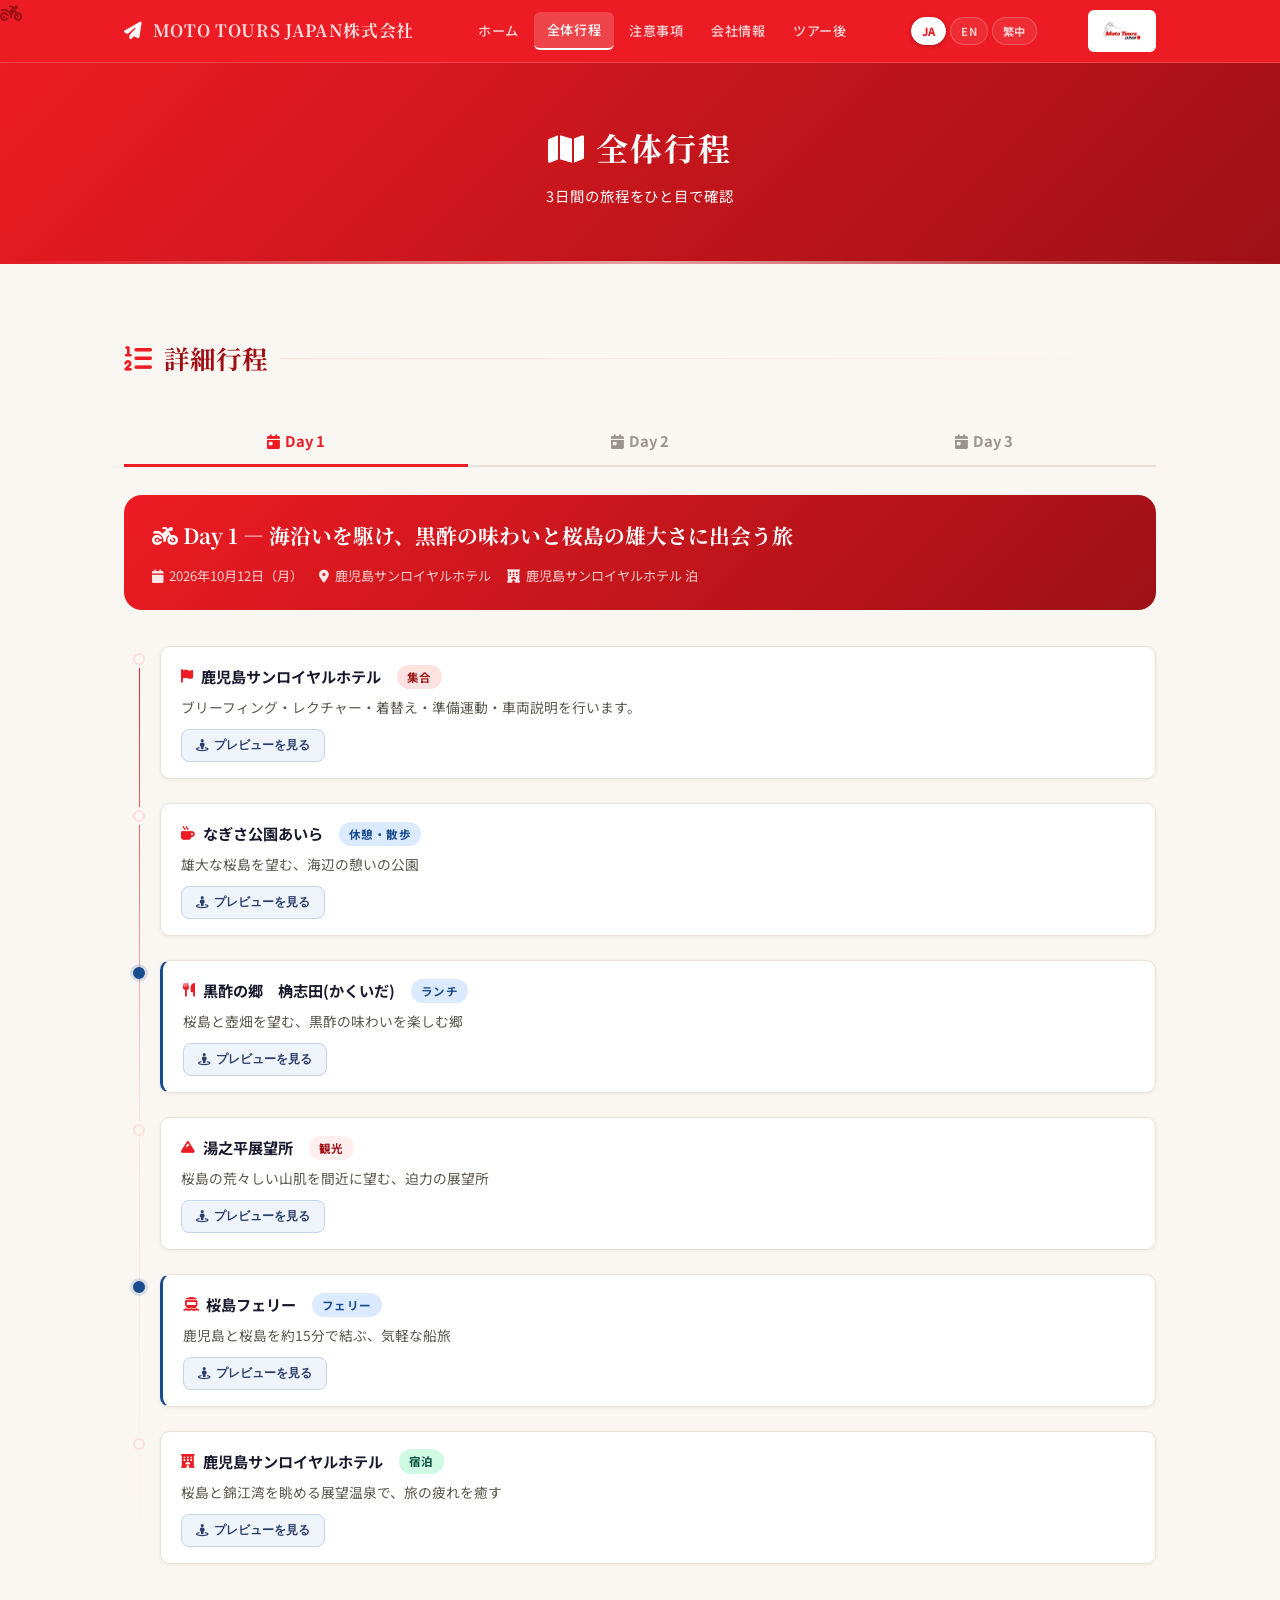
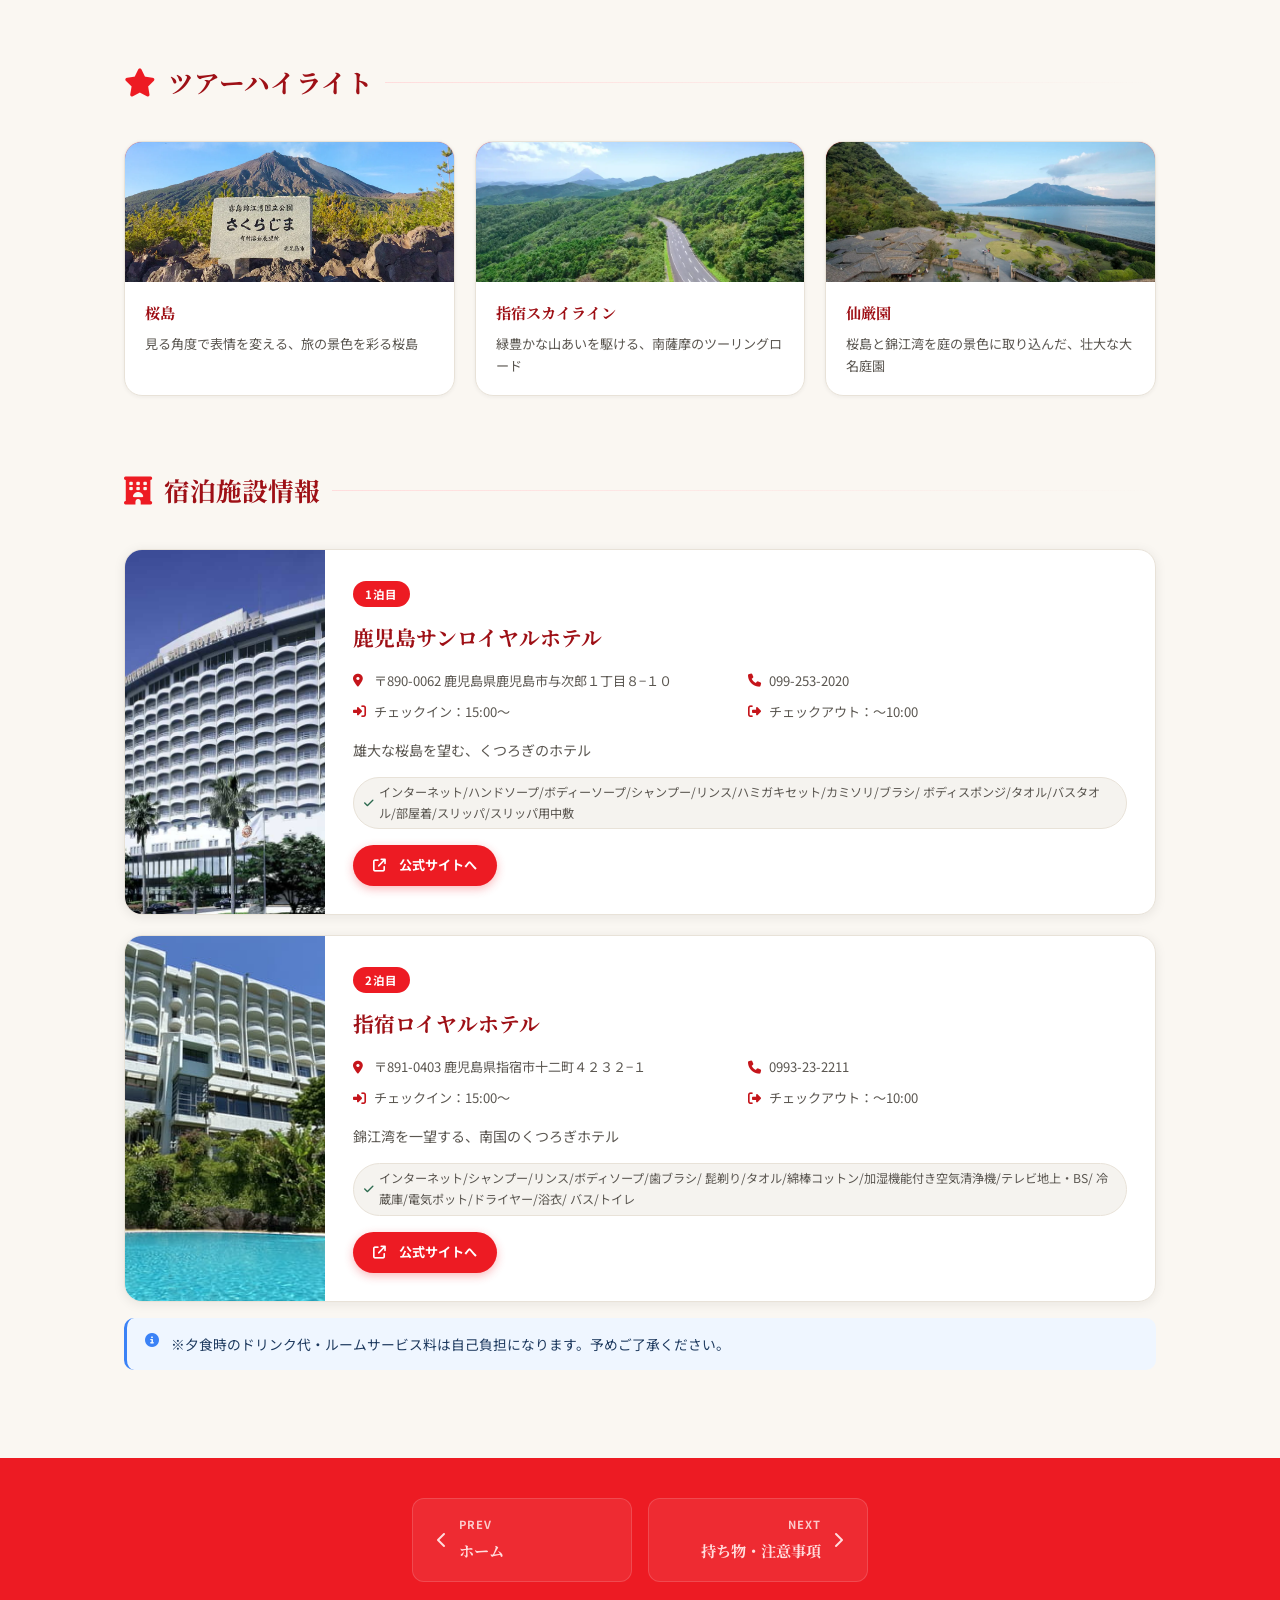
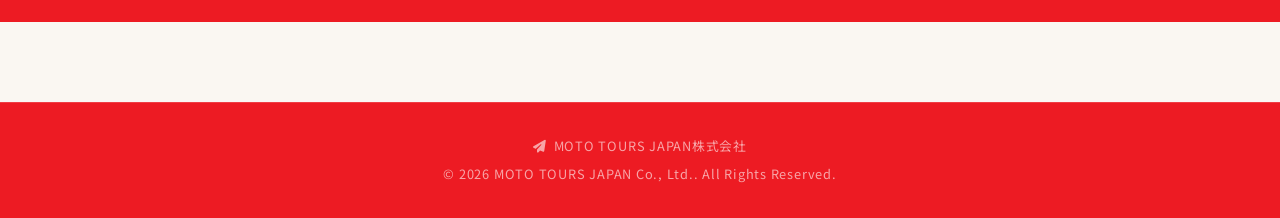
<file: route.html>
<!DOCTYPE html>
<html lang="ja">
<head>
<meta charset="UTF-8"><meta name="viewport" content="width=device-width,initial-scale=1.0">
<title>全体行程 | 旅のしおり</title>
<link rel="preconnect" href="https://fonts.googleapis.com">
<link href="https://fonts.googleapis.com/css2?family=Noto+Serif+JP:wght@400;700&family=Noto+Sans+JP:wght@300;400;500;700&display=swap" rel="stylesheet">
<link rel="stylesheet" href="https://cdnjs.cloudflare.com/ajax/libs/font-awesome/6.5.0/css/all.min.css">
<link rel="stylesheet" href="style.css">
<link rel="manifest" href="manifest.json">
<meta name="theme-color" content="#9e1016">
<style>
/* ── Page Nav ─────────────────────────────────────── */
.page-nav { background: var(--navy-dark); padding: 40px 0; }
.page-nav-inner { display: flex; justify-content: space-between; gap: 16px; flex-wrap: wrap; }
.page-nav-btn {
  display: flex;
  align-items: center;
  gap: 12px;
  background: rgba(255,255,255,.07);
  border: 1px solid rgba(255,255,255,.15);
  border-radius: 12px;
  padding: 16px 24px;
  text-decoration: none;
  color: var(--gold-light);
  transition: all .22s;
  flex: 1; min-width: 220px;
}
.page-nav-btn:hover { background: rgba(255,255,255,.15); border-color: rgba(255,255,255,.4); color: #fff; }
.page-nav-btn.next { justify-content: flex-end; text-align: right; }
.nav-label { font-size: .7rem; color: rgba(255,255,255,.75); display: block; margin-bottom: 2px; letter-spacing: .08em; font-weight: 700; }
.nav-title { font-family: var(--font-serif); font-size: .95rem; font-weight: 700; }
@media (max-width: 768px) {
  .page-nav-inner { flex-direction: column; }
  .page-nav-btn { min-width: unset; }
  .page-nav-btn.next { justify-content: flex-start; text-align: left; }
}
</style>
</head>
<body>
<header class="site-header">
  <div class="header-inner">
    <a href="index.html" class="site-logo"><i class="fa-solid fa-paper-plane"></i><span>MOTO TOURS JAPAN株式会社</span></a>
    <nav class="nav-menu">
      <a href="index.html" data-i18n="nav.home">ホーム</a>
      <a href="route.html" class="active" data-i18n="nav.route">全体行程</a>
      <a href="caution.html" data-i18n="nav.caution">注意事項</a>
      <a href="company_information.html" data-i18n="nav.company">会社情報</a>
      <a href="post_tour.html" data-i18n="nav.postTour">ツアー後</a>
    </nav>
    <div id="langSwitcherDesktop"></div>
    <img src="MTJ_logo_color_RGB.jpg" alt="MOTO TOURS JAPAN" class="header-logo-img">
    <button class="hamburger" id="hamburger"><span></span><span></span><span></span></button>
  </div>
  <nav class="mobile-nav" id="mobileNav">
    <a href="index.html"><i class="fa-solid fa-house"></i>&ensp;<span data-i18n="nav.home.mobile">ホーム</span></a>
    <a href="route.html" class="active"><i class="fa-solid fa-map"></i>&ensp;<span data-i18n="nav.route.mobile">全体行程</span></a>
    <a href="caution.html"><i class="fa-solid fa-circle-exclamation"></i>&ensp;<span data-i18n="nav.caution.mobile">注意事項</span></a>
    <a href="company_information.html"><i class="fa-solid fa-building"></i>&ensp;<span data-i18n="nav.company.mobile">会社情報</span></a>
    <a href="post_tour.html"><i class="fa-solid fa-camera-retro"></i>&ensp;<span data-i18n="nav.postTour.mobile">ツアー後</span></a>
    <div id="langSwitcherMobile"></div>
  </nav>
</header>

<div class="page-banner">
  <h1><i class="fa-solid fa-map"></i> <span data-i18n="banner.title.route">全体行程</span></h1>
  <p id="bannerSubtitleRoute" data-i18n="banner.subtitle.route">3日間の旅程をひと目で確認</p>
</div>

<main><div class="container">

  <!-- 詳細行程（Day別タブ） -->
  <section class="section">
    <h2 class="section-title"><i class="fa-solid fa-list-ol"></i> <span data-i18n="route.detailTitle">詳細行程</span></h2>

    <!-- タブバー -->
    <div id="dayTabBar" style="display:flex;gap:0;border-bottom:2px solid #E8E2D8;margin-bottom:28px"></div>

    <!-- Day パネル -->
    <div id="dayPanels"></div>
  </section>

  <!-- ツアーハイライト -->
  <section class="section">
    <h2 class="section-title"><i class="fa-solid fa-star"></i> <span data-i18n="highlights.title">ツアーハイライト</span></h2>
    <div class="grid grid-3" id="highlightsGrid"></div>
  </section>

  <!-- 宿泊施設情報 -->
  <section class="section">
    <h2 class="section-title"><i class="fa-solid fa-hotel"></i> <span data-i18n="hotels.title">宿泊施設情報</span></h2>
    <div id="hotelCards"></div>
    <div class="alert alert-info" id="hotelNoteBox" style="margin-top:16px;display:none">
      <i class="fa-solid fa-circle-info"></i>
      <span id="hotelNoteText"></span>
    </div>
  </section>

</div></main>

<!-- ▼ Page Navigation -->
<nav class="page-nav">
  <div class="container page-nav-inner">
    <a href="index.html" class="page-nav-btn prev">
      <i class="fa-solid fa-chevron-left"></i>
      <div>
        <span class="nav-label" data-i18n="pagenav.prev">PREV</span>
        <span class="nav-title" data-i18n="pagenav.home">ホーム</span>
      </div>
    </a>
    <a href="caution.html" class="page-nav-btn next">
      <div>
        <span class="nav-label" data-i18n="pagenav.next">NEXT</span>
        <span class="nav-title" data-i18n="pagenav.caution">持ち物・注意事項</span>
      </div>
      <i class="fa-solid fa-chevron-right"></i>
    </a>
  </div>
</nav>

<footer class="site-footer">
  <p><i class="fa-solid fa-paper-plane"></i>&ensp;<span id="footerCompany">MOTO TOURS JAPAN株式会社</span></p>
  <p id="footerCopy">&copy; 2026 MOTO TOURS JAPAN Co., Ltd. All Rights Reserved.</p>
</footer>

<script src="pwa.js"></script>
<script src="i18n.js"></script>
<script src="anim.js" defer></script>
<script src="tour-data.js"></script>
<script>
function esc(s){ return String(s==null?'':s).replace(/&/g,'&amp;').replace(/"/g,'&quot;').replace(/</g,'&lt;').replace(/>/g,'&gt;'); }
applyI18nStaticText();
mountLangSwitcher('langSwitcherDesktop');
mountLangSwitcher('langSwitcherMobile');
const d = getData();
// 「ツアー後」ページ：admin.htmlで公開がオンになるまでヘッダーメニューから隠す
if (!d.postTour || !d.postTour.enabled) {
  document.querySelectorAll('a[href="post_tour.html"]').forEach(function(a){
    if (a.closest('.nav-menu') || a.closest('.mobile-nav')) a.style.display = 'none';
  });
}
const BADGE = {red:'badge-red',blue:'badge-blue',green:'badge-green',gold:'badge-gold'};

const DAY_COLORS = ['#ed1b23', '#c5151b', '#9e1016'];

// ツアーの実際の日数分だけ d.day1, d.day2, ... を集める（ツアーによって日数が異なるため）
function getDayKeys(){
  return Object.keys(d)
    .filter(k => /^day\d+$/.test(k) && d[k] && (d[k].date || d[k].theme || (d[k].items && d[k].items.length)))
    .sort((a,b) => Number(a.slice(3)) - Number(b.slice(3)));
}
const DAY_KEYS = getDayKeys();
document.getElementById('bannerSubtitleRoute').textContent = t('banner.subtitle.route').replace('{n}', DAY_KEYS.length);

// ── 詳細行程：共通レンダラー ─────────────────────────────────────
let _tlStreetViewSeq = 0;
function buildTimeline(items) {
  return (items||[]).map(item=>{
    const bdg = item.badge ? `<span class="badge ${BADGE[item.badgeType]||'badge-blue'}" style="margin-left:8px">${item.badge}</span>` : '';
    const itemClass = 'tl-item' + (item.isRestStop ? ' reststop' : '');
    let svHtml = '';
    if (item.streetViewUrl) {
      const svId = 'tlSv' + (_tlStreetViewSeq++);
      svHtml = `
        <button type="button" class="tl-streetview-btn" onclick="toggleStreetView('${svId}',this)">
          <i class="fa-solid fa-street-view"></i> ${esc(t('route.streetViewPreview'))}
        </button>
        <div class="tl-streetview-frame" id="${svId}"><iframe data-src="${esc(item.streetViewUrl)}" loading="lazy" allowfullscreen referrerpolicy="no-referrer-when-downgrade"></iframe></div>`;
    }
    return `<div class="${itemClass}">
      <div class="tl-card">
        <div class="tl-card-header">
          <div class="tl-card-title"><i class="${item.icon||'fa-solid fa-circle'}"></i>${item.title}${bdg}</div>
        </div>
        ${item.place ? `<div class="tl-card-place"><i class="fa-solid fa-location-dot"></i>${item.place}</div>` : ''}
        <p>${item.desc||''}</p>
        ${svHtml}
      </div>
    </div>`;
  }).join('');
}
function toggleStreetView(id, btn){
  const frame = document.getElementById(id);
  const isOpen = frame.classList.toggle('open');
  if (isOpen) {
    const iframe = frame.querySelector('iframe');
    if (iframe && !iframe.getAttribute('src')) iframe.src = iframe.dataset.src;
    btn.innerHTML = `<i class="fa-solid fa-street-view"></i> ${esc(t('route.streetViewClose'))}`;
  } else {
    btn.innerHTML = `<i class="fa-solid fa-street-view"></i> ${esc(t('route.streetViewPreview'))}`;
  }
}

// ── 各 Day パネルを構築 ──────────────────────────────────────────
// 日数はツアーごとに異なるため、グラデーション・アイコンは配列を順に巡回して割り当てる
const DAY_GRADIENTS = [
  'linear-gradient(135deg,#ed1b23,#9e1016)',
  'linear-gradient(135deg,#c5151b,#9e1016)',
  'linear-gradient(135deg,#9e1016,#7a0d12)'
];
const DAY_ICONS = ['fa-solid fa-torii-gate', 'fa-solid fa-utensils', 'fa-solid fa-paw', 'fa-solid fa-cloud-sun', 'fa-solid fa-mountain-sun', 'fa-solid fa-water', 'fa-solid fa-campground'];

// 1日目＝集合場所、最終日＝解散時刻＋前泊ホテルの出発、それ以外＝その晩のホテル
function buildDayMeta(idx, total){
  const hotels = d.hotels || (d.hotel ? [d.hotel] : []);
  const parts = [`<span class="day-strip-meta-item"><i class="fa-solid fa-calendar"></i>${esc(d[DAY_KEYS[idx]].date)}</span>`];
  if (idx === 0) {
    parts.push(`<span class="day-strip-meta-item"><i class="fa-solid fa-location-dot"></i>${esc(d.meeting.place)}</span>`);
  }
  if (idx < total - 1) {
    const h = hotels[idx];
    if (h) parts.push(`<span class="day-strip-meta-item"><i class="fa-solid fa-hotel"></i>${esc(h.name)} ${esc(t('day.night'))}</span>`);
  } else {
    const prevH = hotels[idx - 1];
    if (prevH) parts.push(`<span class="day-strip-meta-item"><i class="fa-solid fa-hotel"></i>${esc(prevH.name)} ${esc(t('day.depart'))}</span>`);
    parts.push(`<span class="day-strip-meta-item"><i class="fa-solid fa-flag-checkered"></i>${esc(d.meeting.endTime)} ${esc(t('day.dismiss'))}</span>`);
  }
  return parts.join('');
}

// タブバー・Dayパネルを実際の日数分だけ生成
document.getElementById('dayTabBar').innerHTML = DAY_KEYS.map((key, idx) => {
  const num = idx + 1;
  return `<button id="dayTab${num}" onclick="switchDayTab(${num})"
    style="flex:1;padding:13px 8px;border:none;border-bottom:3px solid ${idx===0?'#ed1b23':'transparent'};margin-bottom:-2px;background:none;cursor:pointer;font-family:inherit;font-size:.92rem;font-weight:700;color:${idx===0?'#ed1b23':'#9A9490'};transition:color .2s,border-color .2s">
    <i class="fa-solid fa-calendar-day" style="margin-right:5px"></i>Day ${num}
  </button>`;
}).join('');

document.getElementById('dayPanels').innerHTML = DAY_KEYS.map((key, idx) => {
  const num = idx + 1;
  const day = d[key];
  const gradient = DAY_GRADIENTS[idx % DAY_GRADIENTS.length];
  const icon = day.icon || DAY_ICONS[idx % DAY_ICONS.length];
  return `<div id="dayPanel${num}" style="${idx===0?'':'display:none'}">
    <div class="day-strip" style="background:${gradient}">
      <h2><i class="${icon}"></i> Day ${num} — ${esc(day.theme)}</h2>
      <div class="day-strip-meta">${buildDayMeta(idx, DAY_KEYS.length)}</div>
    </div>
    <div class="timeline" style="margin-top:24px">${buildTimeline(day.items)}</div>
  </div>`;
}).join('');

// ── タブ切替 ───────────────────────────────────────────────────
function switchDayTab(n) {
  DAY_KEYS.forEach((key, idx) => {
    const i = idx + 1;
    const isActive = (i === n);
    const tab = document.getElementById('dayTab' + i);
    tab.style.color       = isActive ? '#ed1b23' : '#9A9490';
    tab.style.borderColor = isActive ? '#ed1b23' : 'transparent';
    document.getElementById('dayPanel' + i).style.display = isActive ? '' : 'none';
  });
  history.replaceState(null, '', '#day' + n);
}

// ページ読み込み時にハッシュで初期タブを決定
(function(){
  const m = /^#day(\d+)$/.exec(location.hash);
  const n = m ? Number(m[1]) : 1;
  if (n >= 1 && n <= DAY_KEYS.length) switchDayTab(n);
  // 該当しない場合はデフォルトの Day 1（既にアクティブ）のまま
})();

// ── ツアーハイライト ─────────────────────────────────────────────
document.getElementById('highlightsGrid').innerHTML = (d.highlights||[]).map(h => {
  const color = h.color || '#9e1016';
  const decorHtml = h.image
    ? `<img src="${esc(h.image)}" alt="" style="position:absolute;inset:0;width:100%;height:100%;object-fit:cover" onerror="this.remove()">`
    : `<div style="position:absolute;top:-24px;right:-24px;width:90px;height:90px;border-radius:50%;background:rgba(255,255,255,.08)"></div>
    <div style="position:absolute;bottom:-18px;left:-18px;width:70px;height:70px;border-radius:50%;background:rgba(255,255,255,.06)"></div>
    <div style="position:relative;z-index:1;width:64px;height:64px;border-radius:50%;background:rgba(255,255,255,.22);display:flex;align-items:center;justify-content:center;box-shadow:0 4px 20px rgba(0,0,0,.18)">
      <i class="${esc(h.icon)}" style="font-size:1.8rem;color:#fff"></i>
    </div>`;
  return `
<div class="hl-card">
  <div class="hl-card-img" style="background:linear-gradient(145deg,${esc(color)},${esc(color)}bb);position:relative;overflow:hidden">
    ${decorHtml}
  </div>
  <div class="hl-card-body"><h3>${esc(h.title)}</h3><p>${esc(h.desc)}</p></div>
</div>`;
}).join('');

// ── 宿泊施設情報 ─────────────────────────────────────────────────
const hotels = d.hotels || (d.hotel ? [d.hotel] : []);
document.getElementById('hotelCards').innerHTML = hotels.map((h,i) => {
  const nightText = (h.night || '').replace(/（[^）]*）/g,'').replace(/\([^)]*\)/g,'').trim();
  const nightLabel = nightText
    ? `<div style="display:inline-block;background:var(--gold);color:#fff;font-size:.72rem;font-weight:700;padding:3px 12px;border-radius:99px;margin-bottom:12px;letter-spacing:.06em">${esc(nightText)}</div>`
    : '';
  const imgHtml = h.image
    ? `<div class="hotel-card-img" style="padding:0;overflow:hidden"><img src="${h.image}" style="width:100%;height:100%;object-fit:cover;display:block"></div>`
    : `<div class="hotel-card-img"><i class="fa-solid fa-hotel"></i></div>`;
  const amenitiesHtml = (h.amenities && h.amenities.length)
    ? `<div style="display:flex;flex-wrap:wrap;gap:6px;margin-top:14px">
        ${h.amenities.map(a => `<span style="display:inline-flex;align-items:center;gap:5px;padding:4px 10px;background:#F5F3EF;border:1px solid #E8E2D8;border-radius:99px;font-size:.76rem;color:#5A5650"><i class="fa-solid fa-check" style="color:#2D6A4F;font-size:.68rem"></i>${esc(a)}</span>`).join('')}
      </div>`
    : '';
  return `<div class="hotel-card" style="${i > 0 ? 'margin-top:20px' : ''}">
    ${imgHtml}
    <div class="hotel-card-body">
      ${nightLabel}
      <h3>${esc(h.name)}</h3>
      <div class="hotel-meta">
        ${h.address ? `<div class="hotel-meta-item"><i class="fa-solid fa-location-dot"></i>${esc(h.address)}</div>` : ''}
        ${h.phone   ? `<div class="hotel-meta-item"><i class="fa-solid fa-phone"></i>${esc(h.phone)}</div>` : ''}
        ${h.checkin ? `<div class="hotel-meta-item"><i class="fa-solid fa-right-to-bracket"></i>${esc(t('hotel.checkin'))}${esc(h.checkin)}</div>` : ''}
        ${h.checkout? `<div class="hotel-meta-item"><i class="fa-solid fa-right-from-bracket"></i>${esc(t('hotel.checkout'))}${esc(h.checkout)}</div>` : ''}
      </div>
      ${h.desc ? `<p class="desc">${esc(h.desc)}</p>` : ''}
      ${amenitiesHtml}
      ${h.url ? `<a href="${h.url}" target="_blank" rel="noopener noreferrer" class="hotel-official-btn"><i class="fa-solid fa-arrow-up-right-from-square"></i>&ensp;${esc(t('hotel.officialSite'))}</a>` : ''}
    </div>
  </div>`;
}).join('');

// Hotel note
(function(){
  const note = d.hotelNote || '';
  const box  = document.getElementById('hotelNoteBox');
  const txt  = document.getElementById('hotelNoteText');
  if(note && box && txt){ txt.textContent = note; box.style.display = ''; }
})();

document.getElementById('footerCompany').textContent = d.company.name;
document.getElementById('footerCopy').innerHTML = '&copy; 2026 ' + d.company.nameEn + '. All Rights Reserved.';
document.getElementById('hamburger').addEventListener('click',function(){ this.classList.toggle('open'); document.getElementById('mobileNav').classList.toggle('open'); });
</script>
</body>
</html>
</file>
<file: style.css>
/* ============================================================
   Moto Tours Japan ── プレミアムデザイン  style.css
   ============================================================ */

/* ── Google Fonts / FA は各HTMLで読み込み ── */

/* ── CSS 変数 ─────────────────────────────────────────────── */
:root {
  --navy:        #9e1016;
  --navy-dark:   #ed1b23;
  --navy-mid:    #c5151b;
  --gold:        #ed1b23;
  --gold-dark:   #c5151b;
  --gold-light:  #FFDDDD;
  --gold-pale:   #FFF0F0;
  --cream:       #FAF7F2;
  --cream-mid:   #F2EDE4;
  --white:       #FFFFFF;
  --border:      #E8E2D8;
  --text:        #1A1A2E;
  --text-mid:    #5A5650;
  --text-light:  #8A8478;
  --success:     #2D6A4F;
  --danger:      #9B1B1B;
  --amber:       #B86A00;
  --info:        #0D7A8E;
  --shadow-xs:   0 1px 4px rgba(26,26,26,.06);
  --shadow-sm:   0 2px 12px rgba(26,26,26,.08);
  --shadow-md:   0 6px 24px rgba(26,26,26,.12);
  --shadow-lg:   0 12px 40px rgba(26,26,26,.16);
  --r:           10px;
  --r-lg:        18px;
  --font-serif:  'Noto Serif JP', serif;
  --font-sans:   'Noto Sans JP', sans-serif;
  --t:           .25s ease;
}

/* ── Reset ───────────────────────────────────────────────── */
*, *::before, *::after { box-sizing: border-box; margin: 0; padding: 0; }
html { scroll-behavior: smooth; font-size: 16px; }
body { font-family: var(--font-sans); background: var(--cream); color: var(--text); line-height: 1.75; padding-top: 63px; }
a { color: var(--navy); text-decoration: none; transition: color var(--t); }
a:hover { color: var(--gold); }
img { max-width: 100%; height: auto; display: block; }
ul { list-style: none; }

/* ── Layout ──────────────────────────────────────────────── */
.container { max-width: 1080px; margin: 0 auto; padding: 0 24px; }
.section { padding: 72px 0; }
.section + .section { padding-top: 0; }

/* ── Section Title ───────────────────────────────────────── */
.section-title {
  font-family: var(--font-serif);
  font-size: 1.6rem;
  font-weight: 700;
  color: var(--navy);
  margin-bottom: 36px;
  display: flex;
  align-items: center;
  gap: 12px;
}
.section-title::after {
  content: '';
  flex: 1;
  height: 1px;
  background: linear-gradient(to right, var(--gold-light), transparent);
}
.section-title i { color: var(--gold); font-size: 1.1em; }

/* ── Header / Nav ────────────────────────────────────────── */
.site-header {
  background: var(--navy-dark);
  position: fixed;
  top: 0;
  left: 0;
  right: 0;
  z-index: 1000;
  border-bottom: 1px solid rgba(255,255,255,.18);
}
.header-inner {
  display: flex;
  align-items: center;
  justify-content: space-between;
  height: 62px;
  padding: 0 24px;
  max-width: 1080px;
  margin: 0 auto;
}
.site-logo {
  display: flex;
  align-items: center;
  gap: 10px;
  color: var(--gold-light);
  text-transform: uppercase;
  font-family: var(--font-serif);
  font-size: 1.05rem;
  font-weight: 700;
  letter-spacing: .04em;
}
.site-logo i { color: var(--white); font-size: 1.1rem; }
.site-logo:hover { color: #fff; }

.nav-menu { display: flex; align-items: center; gap: 2px; }
.nav-menu a {
  color: rgba(255,255,255,.82);
  font-size: .82rem;
  font-weight: 500;
  padding: 7px 13px;
  border-radius: 6px;
  letter-spacing: .04em;
  transition: all var(--t);
  white-space: nowrap;
}
.nav-menu a:hover { color: var(--gold-light); background: rgba(255,255,255,.07); }
.nav-menu a.active {
  color: var(--white);
  background: rgba(255,255,255,.18);
  border-bottom: 2px solid var(--white);
}

/* Header Logo Image */
.header-logo-img {
  height: 42px;
  width: auto;
  object-fit: contain;
  background: #fff;
  border-radius: 6px;
  padding: 4px 10px;
  display: block;
  flex-shrink: 0;
}

/* Language Switcher */
.lang-switcher { display: flex; align-items: center; gap: 4px; flex-shrink: 0; }
.lang-switch-btn {
  background: rgba(255,255,255,.08);
  border: 1px solid rgba(255,255,255,.2);
  color: rgba(255,255,255,.75);
  font-size: .7rem;
  font-weight: 700;
  letter-spacing: .03em;
  padding: 5px 10px;
  border-radius: 99px;
  cursor: pointer;
  font-family: inherit;
  transition: all var(--t);
  white-space: nowrap;
}
.lang-switch-btn:hover { background: rgba(255,255,255,.18); color: #fff; }
.lang-switch-btn.active { background: #fff; border-color: #fff; color: var(--navy-dark); font-weight: 800; box-shadow: 0 1px 4px rgba(0,0,0,.25); }
.mobile-nav .lang-switcher { padding: 13px 24px 16px; gap: 8px; }
.mobile-nav .lang-switch-btn { font-size: .76rem; padding: 6px 14px; }

/* Hamburger */
.hamburger { display: none; flex-direction: column; gap: 5px; cursor: pointer; background: none; border: none; padding: 6px; }
.hamburger span { display: block; width: 24px; height: 2px; background: var(--gold-light); border-radius: 2px; transition: all var(--t); }
.hamburger.open span:nth-child(1) { transform: translateY(7px) rotate(45deg); }
.hamburger.open span:nth-child(2) { opacity: 0; }
.hamburger.open span:nth-child(3) { transform: translateY(-7px) rotate(-45deg); }

/* Mobile Nav */
.mobile-nav { display: none; background: var(--navy-dark); border-top: 1px solid rgba(255,255,255,.15); }
.mobile-nav.open { display: block; }
.mobile-nav a { display: block; color: rgba(255,255,255,.85); padding: 13px 24px; font-size: .9rem; border-left: 3px solid transparent; transition: all var(--t); }
.mobile-nav a:hover, .mobile-nav a.active { color: var(--white); background: rgba(255,255,255,.12); border-left-color: var(--white); }

/* ── Footer ─────────────────────────────────────────────── */
.site-footer {
  background: var(--navy-dark);
  color: rgba(255,255,255,.6);
  text-align: center;
  padding: 32px 24px;
  font-size: .8rem;
  letter-spacing: .06em;
  margin-top: 80px;
  border-top: 1px solid rgba(255,255,255,.15);
}
.site-footer p + p { margin-top: 6px; }

/* ── Hero ───────────────────────────────────────────────── */
.hero {
  background: linear-gradient(160deg, var(--navy-dark) 0%, var(--navy-mid) 50%, var(--navy) 100%);
  color: var(--white);
  padding: 96px 24px 80px;
  text-align: center;
  position: relative;
  overflow: hidden;
}
.hero::before {
  content: '';
  position: absolute;
  inset: 0;
  background: radial-gradient(ellipse at 70% 40%, rgba(255,255,255,.08) 0%, transparent 60%);
  pointer-events: none;
  z-index: 2;
}
/* 背景画像・動画レイヤー（パララックス用の外枠 + ズーム用の内側レイヤー） */
.hero-bg-parallax {
  position: absolute; inset: -8% 0; z-index: 0;
  will-change: transform;
}
.hero-bg-layer {
  position: absolute; inset: 0;
  background-size: cover; background-position: center;
  animation: heroKenBurns 24s ease-in-out infinite alternate;
  will-change: transform;
}
.hero-bg-layer video {
  position: absolute; inset: 0;
  width: 100%; height: 100%; object-fit: cover;
}
@keyframes heroKenBurns {
  0%   { transform: scale(1); }
  100% { transform: scale(1.14); }
}
.hero-bg-overlay {
  position: absolute; inset: 0; z-index: 1;
  background: linear-gradient(160deg, rgba(100,0,0,.78) 0%, rgba(136,0,0,.68) 50%, rgba(100,0,0,.75) 100%);
  display: none;
}
.hero.has-bg-img .hero-bg-overlay { display: block; }
@media (prefers-reduced-motion: reduce) {
  .hero-bg-layer { animation: none; }
}
/* 背景画像設定時：コンテンツを前面に（背景レイヤー自身は対象外にしないと、
   position:absolute が position:relative に上書きされて高さ0に潰れ、
   背景画像・オーバーレイが表示されなくなる） */
.hero.has-bg-img > *:not(.hero-bg-parallax):not(.hero-bg-overlay) { position: relative; z-index: 3; }
.hero-eyebrow {
  display: inline-flex;
  align-items: center;
  gap: 8px;
  border: 1px solid rgba(255,255,255,.35);
  color: var(--gold-light);
  font-size: .75rem;
  font-weight: 600;
  letter-spacing: .14em;
  padding: 5px 18px;
  border-radius: 20px;
  margin-bottom: 20px;
}
.hero h1 {
  font-family: var(--font-serif);
  font-size: clamp(2rem, 5vw, 3.2rem);
  font-weight: 700;
  line-height: 1.25;
  margin-bottom: 14px;
  letter-spacing: .04em;
}
.hero h1 span { color: var(--white); }
.hero-sub { font-size: 1rem; color: rgba(255,255,255,.65); letter-spacing: .08em; margin-bottom: 36px; }
.hero-chips { display: flex; justify-content: center; flex-wrap: wrap; gap: 12px; }
.hero-chip {
  display: flex;
  align-items: center;
  gap: 8px;
  background: rgba(255,255,255,.07);
  border: 1px solid rgba(255,255,255,.12);
  backdrop-filter: blur(6px);
  padding: 8px 18px;
  border-radius: 24px;
  font-size: .85rem;
  color: rgba(255,255,255,.85);
}

/* ── カウントダウンバッジ ─────────────────────────────────── */
.countdown-badge {
  display: inline-flex;
  align-items: center;
  gap: 10px;
  margin-top: 18px;
  padding: 12px 28px;
  border-radius: 99px;
  font-size: 1.05rem;
  font-weight: 700;
  background: rgba(255,255,255,.16);
  border: 1.5px solid var(--gold-light, #f5a923);
  color: #fff;
  box-shadow: 0 6px 24px rgba(0,0,0,.25);
  transition: background .3s, border-color .3s, transform .3s;
}
.countdown-badge i {
  font-size: 1.15em;
}
.countdown-badge strong {
  font-size: 1.35em;
  color: var(--gold-light, #f5a923);
  margin: 0 1px;
}
.countdown-badge.tier-week {
  background: rgba(245,169,35,.28);
  border-color: rgba(245,169,35,.8);
}
.countdown-badge.tier-week strong {
  color: #fff;
}
.countdown-badge.tier-tomorrow,
.countdown-badge.tier-today {
  font-size: 1.02rem;
  padding: 11px 26px;
  background: var(--gold-light);
  border-color: var(--gold-light);
  color: var(--navy);
  box-shadow: 0 4px 20px rgba(255,221,221,.35);
  animation: countdownPulse 1.8s ease-in-out infinite;
}
.countdown-badge.tier-ongoing {
  background: rgba(255,255,255,.16);
  border-color: rgba(255,255,255,.35);
}
.countdown-badge.tier-done {
  background: rgba(255,255,255,.08);
  border-color: rgba(255,255,255,.18);
  color: rgba(255,255,255,.6);
}
@keyframes countdownPulse {
  0%, 100% { transform: scale(1); }
  50%      { transform: scale(1.045); }
}
@media (prefers-reduced-motion: reduce) {
  .countdown-badge.tier-tomorrow,
  .countdown-badge.tier-today { animation: none; }
}
.hero-chip i { color: var(--white); }

/* ── 搭乗券風デジタルチケット ─────────────────────────────── */
.ticket-card {
  display: flex;
  margin: 18px 0 28px;
  border-radius: 16px;
  overflow: hidden;
  box-shadow: var(--shadow-md, 0 8px 28px rgba(0,0,0,.14));
  position: relative;
  cursor: pointer;
  transition: transform .15s;
}
.ticket-card:active { transform: scale(.98); }
.ticket-expand-hint {
  position: absolute;
  top: 14px;
  right: 16px;
  z-index: 2;
  color: rgba(255,255,255,.55);
  font-size: .8rem;
}
.ticket-main {
  flex: 1;
  min-width: 0;
  background: linear-gradient(160deg, var(--navy-dark) 0%, var(--navy-mid) 50%, var(--navy) 100%);
  color: var(--white);
  padding: 26px 28px;
}
.ticket-eyebrow {
  font-family: var(--font-serif);
  font-size: .78rem;
  font-weight: 700;
  letter-spacing: .12em;
  color: var(--gold-light);
  margin-bottom: 10px;
}
.ticket-eyebrow i { margin-right: 6px; }
.ticket-title {
  font-family: var(--font-serif);
  font-size: 1.3rem;
  font-weight: 700;
  margin-bottom: 20px;
  line-height: 1.4;
}
.ticket-fields {
  display: flex;
  flex-wrap: wrap;
  gap: 20px;
}
.ticket-field-label {
  font-size: .68rem;
  font-weight: 700;
  letter-spacing: .09em;
  color: rgba(255,255,255,.6);
  margin-bottom: 4px;
}
.ticket-field-value {
  font-size: .92rem;
  font-weight: 500;
}
.ticket-stub {
  flex: 0 0 190px;
  display: flex;
  flex-direction: column;
  align-items: center;
  justify-content: center;
  text-align: center;
  gap: 6px;
  padding: 26px 20px;
  background: var(--cream);
  border-left: 2px dashed rgba(158,16,22,.3);
  position: relative;
}
.ticket-stub-icon {
  font-size: 1.5rem;
  color: var(--navy);
  margin-bottom: 4px;
}
.ticket-stub .ticket-field-label { color: var(--text-mid, #8A8478); }
.ticket-stub-name {
  font-family: var(--font-serif);
  font-size: 1.1rem;
  font-weight: 700;
  color: var(--navy);
  word-break: break-word;
}
/* ── 持ち物チェック100%達成で押される「準備完了」スタンプ ─────── */
.ticket-stamp {
  position: absolute;
  top: 10px;
  right: 10px;
  border: 2px solid #2D6A4F;
  color: #2D6A4F;
  border-radius: 8px;
  padding: 3px 9px;
  font-size: .62rem;
  font-weight: 800;
  letter-spacing: .05em;
  transform: rotate(-10deg);
  opacity: .85;
  pointer-events: none;
  background: rgba(255,255,255,.5);
}
.ticket-card-lg .ticket-stamp { font-size: .74rem; padding: 4px 12px; top: 14px; right: 14px; }

/* ── デジタルチケット：全画面表示（iPhoneのウォレット風にタップで拡大） ── */
body.ticket-modal-lock { overflow: hidden; }
.ticket-modal {
  display: none;
  position: fixed;
  inset: 0;
  z-index: 2000;
  background: rgba(10,10,20,.82);
  align-items: center;
  justify-content: center;
  padding: 24px;
}
.ticket-modal.open { display: flex; animation: ticketModalFadeIn .2s ease; }
@keyframes ticketModalFadeIn { from { opacity: 0; } to { opacity: 1; } }
.ticket-modal-inner {
  position: relative;
  width: 100%;
  max-width: 460px;
  animation: ticketModalPop .25s cubic-bezier(.2,.9,.3,1.2);
}
@keyframes ticketModalPop { from { transform: scale(.9); opacity: 0; } to { transform: scale(1); opacity: 1; } }
.ticket-modal-close {
  position: absolute;
  top: -46px;
  right: 0;
  width: 36px;
  height: 36px;
  border-radius: 50%;
  border: none;
  background: rgba(255,255,255,.15);
  color: #fff;
  font-size: 1.1rem;
  cursor: pointer;
}
.ticket-modal-close:hover { background: rgba(255,255,255,.28); }
.ticket-modal .ticket-card-lg {
  flex-direction: column;
  margin: 0;
  cursor: default;
}
.ticket-modal .ticket-card-lg:active { transform: none; }
.ticket-card-lg .ticket-main { padding: 34px 30px; }
.ticket-card-lg .ticket-eyebrow { font-size: .85rem; }
.ticket-card-lg .ticket-title { font-size: 1.7rem; margin-bottom: 28px; }
.ticket-card-lg .ticket-fields { gap: 24px; }
.ticket-card-lg .ticket-field-label { font-size: .74rem; }
.ticket-card-lg .ticket-field-value { font-size: 1.05rem; }
.ticket-card-lg .ticket-stub { flex: none; border-left: none; border-top: 2px dashed rgba(158,16,22,.3); padding: 30px 20px; }
.ticket-card-lg .ticket-stub-icon { font-size: 2rem; }
.ticket-card-lg .ticket-stub-name { font-size: 1.35rem; }

/* ── Page Banner ────────────────────────────────────────── */
.page-banner {
  background: linear-gradient(135deg, var(--navy-dark), var(--navy));
  color: var(--white);
  padding: 56px 24px;
  text-align: center;
  position: relative;
  overflow: hidden;
}
.page-banner::after {
  content: '';
  position: absolute;
  bottom: 0; left: 0; right: 0;
  height: 3px;
  background: linear-gradient(90deg, transparent, rgba(255,255,255,.6), transparent);
}
.page-banner h1 {
  font-family: var(--font-serif);
  font-size: 2rem;
  font-weight: 700;
  letter-spacing: .06em;
  margin-bottom: 8px;
}
.page-banner p { opacity: .65; font-size: .9rem; letter-spacing: .06em; }

/* ── Card ───────────────────────────────────────────────── */
.card {
  background: var(--white);
  border-radius: var(--r-lg);
  box-shadow: var(--shadow-sm);
  padding: 28px;
  border: 1px solid var(--border);
  transition: box-shadow var(--t), transform var(--t);
}
.card:hover { box-shadow: var(--shadow-md); }

/* ── Grid ───────────────────────────────────────────────── */
.grid { display: grid; gap: 20px; }
.grid-2 { grid-template-columns: repeat(2, 1fr); }
.grid-3 { grid-template-columns: repeat(3, 1fr); }
.grid-4 { grid-template-columns: repeat(4, 1fr); }

/* ── Customer Banner ────────────────────────────────────── */
.customer-banner {
  display: flex;
  align-items: center;
  gap: 20px;
  background: linear-gradient(135deg, var(--gold-pale), #FFF5F5);
  border: 1px solid var(--gold-light);
  border-left: 4px solid var(--gold);
  border-radius: var(--r-lg);
  padding: 28px 32px;
  margin-bottom: 48px;
}
.customer-banner i { font-size: 2.2rem; color: var(--gold); }
.customer-banner .label { font-size: .8rem; color: var(--text-light); letter-spacing: .08em; margin-bottom: 4px; }
.customer-banner .name { font-family: var(--font-serif); font-size: 2rem; font-weight: 700; color: var(--navy); }

/* ── Info Cards (Meeting) ───────────────────────────────── */
.info-card {
  background: var(--white);
  border: 1px solid var(--border);
  border-radius: var(--r-lg);
  padding: 22px 24px;
  display: flex;
  align-items: flex-start;
  gap: 16px;
  box-shadow: var(--shadow-xs);
  transition: box-shadow var(--t);
}
.info-card:hover { box-shadow: var(--shadow-sm); }
.info-card-icon {
  width: 48px;
  height: 48px;
  border-radius: 12px;
  background: var(--navy);
  color: var(--white);
  display: flex;
  align-items: center;
  justify-content: center;
  font-size: 1.2rem;
  flex-shrink: 0;
}
.info-card-body .label { font-size: .75rem; color: var(--text-light); letter-spacing: .06em; margin-bottom: 3px; text-transform: uppercase; }
.info-card-body .value { font-size: .95rem; font-weight: 700; color: var(--text); line-height: 1.4; }
.info-card-body .sub { font-size: .8rem; color: var(--text-light); margin-top: 3px; }

/* ── Meeting Map ─────────────────────────────────────────── */
.meeting-maps { display: flex; flex-direction: column; gap: 28px; margin-top: 28px; }
.meeting-map-block {}
.meeting-map-label {
  display: flex;
  align-items: center;
  gap: 8px;
  font-size: .82rem;
  font-weight: 700;
  color: var(--navy-dark);
  letter-spacing: .06em;
  text-transform: uppercase;
  margin-bottom: 10px;
}
.meeting-map-label i { color: var(--navy-dark); }
.meeting-map-frame {
  border-radius: 14px;
  overflow: hidden;
  box-shadow: 0 2px 16px rgba(0,0,0,.10);
  border: 1px solid var(--border);
}
.meeting-map-frame iframe {
  width: 100%;
  height: 380px;
  border: 0;
  display: block;
}
@media (max-width: 768px) {
  .meeting-map-frame iframe { height: 240px; }
}

/* ── Shuttle Info ───────────────────────────────────────── */
.shuttle-block {
  margin-top: 24px;
  background: linear-gradient(135deg, #FFF8F0 0%, #FFF3E8 100%);
  border: 1.5px solid #F5C97A;
  border-radius: var(--r-lg);
  padding: 22px 26px;
}
.shuttle-header {
  display: flex; align-items: center; gap: 10px;
  font-size: 1rem; font-weight: 700; color: #7A4500;
  margin-bottom: 14px;
}
.shuttle-header i { font-size: 1.2rem; color: #B86A00; }
.shuttle-note {
  font-size: .88rem; color: #5A4020; line-height: 1.8;
  margin-bottom: 16px;
}
.shuttle-pickup-list {
  display: flex; flex-direction: column; gap: 8px;
  margin-bottom: 14px;
}
.shuttle-pickup-item {
  display: flex; align-items: flex-start; gap: 12px;
  background: #fff; border: 1px solid #F0D89A;
  border-radius: 10px; padding: 12px 16px;
}
.shuttle-pickup-icon {
  width: 36px; height: 36px; border-radius: 8px;
  background: #B86A00; color: #fff;
  display: flex; align-items: center; justify-content: center;
  font-size: .9rem; flex-shrink: 0;
}
.shuttle-pickup-body { flex: 1; }
.shuttle-pickup-place { font-size: .9rem; font-weight: 700; color: #1A1A2E; }
.shuttle-pickup-time  { font-size: .82rem; color: #B86A00; font-weight: 700; margin-top: 2px; }
.shuttle-pickup-note  { font-size: .78rem; color: #5A5650; margin-top: 3px; }
.shuttle-meta {
  display: flex; flex-wrap: wrap; gap: 10px; margin-top: 4px;
}
.shuttle-meta-item {
  display: flex; align-items: center; gap: 7px;
  font-size: .8rem; color: #7A4500;
  background: #FEF3DC; border: 1px solid #F5C97A;
  border-radius: 99px; padding: 5px 14px;
}
.shuttle-meta-item i { color: #B86A00; font-size: .85em; }
.shuttle-pickup-map {
  margin-top: 10px; border-radius: 10px; overflow: hidden;
  border: 1px solid #F0D89A; width: 100%;
}
.shuttle-pickup-map iframe {
  width: 100%; height: 200px; border: 0; display: block;
}
@media (max-width: 640px) {
  .shuttle-block { padding: 16px 18px; }
  .shuttle-meta { flex-direction: column; }
  .shuttle-pickup-item { flex-direction: column; }
  .shuttle-pickup-map iframe { height: 180px; }
}

/* ── Greeting Box ───────────────────────────────────────── */
.greeting-box {
  background: var(--white);
  border: 1px solid var(--border);
  border-left: 4px solid var(--gold);
  border-radius: 0 var(--r-lg) var(--r-lg) 0;
  padding: 36px 40px;
  box-shadow: var(--shadow-sm);
}
.greeting-from { display: flex; flex-wrap: wrap; align-items: center; gap: 16px 28px; margin-bottom: 24px; padding-bottom: 20px; border-bottom: 1px solid var(--border); }
.greeting-from-item { display: flex; align-items: center; gap: 12px; }
.greeting-avatar {
  width: 52px; height: 52px;
  background: linear-gradient(135deg, var(--navy), var(--navy-mid));
  border-radius: 50%;
  display: flex; align-items: center; justify-content: center;
  color: var(--white); font-size: 1.4rem;
  flex-shrink: 0;
}
.greeting-from-name { font-weight: 700; color: var(--navy); }
.greeting-from-title { font-size: .8rem; color: var(--text-light); }
.greeting-text { color: var(--text-mid); line-height: 2; white-space: pre-line; }
.greeting-sign { text-align: right; color: var(--navy); font-weight: 700; margin-top: 20px; font-family: var(--font-serif); }

/* ── Guide contact cards (複数担当者) ─────────────────────── */
.guide-cards { display: grid; grid-template-columns: repeat(auto-fit, minmax(260px, 1fr)); gap: 14px; margin-top: 20px; }
.guide-contact-card { background: var(--white); border: 1px solid var(--border); border-radius: var(--r-lg); padding: 20px 22px; display: flex; gap: 16px; align-items: flex-start; box-shadow: var(--shadow-xs); }
.guide-contact-avatar { width: 46px; height: 46px; border-radius: 50%; background: linear-gradient(135deg, var(--navy-dark), var(--navy)); display: flex; align-items: center; justify-content: center; color: #fff; font-size: 1.3rem; flex-shrink: 0; }
.guide-contact-name  { font-weight: 700; font-size: .95rem; color: var(--navy); margin-bottom: 2px; }
.guide-contact-role  { font-size: .75rem; color: var(--text-light); margin-bottom: 10px; line-height: 1.5; }
.guide-contact-row   { display: flex; align-items: center; gap: 8px; font-size: .82rem; color: var(--text-mid); margin-bottom: 5px; }
.guide-contact-row i { color: var(--navy-dark); width: 14px; text-align: center; flex-shrink: 0; }
.guide-contact-row a { color: var(--navy-dark); text-decoration: none; }
.guide-contact-row a:hover { text-decoration: underline; }

/* ── Include/Exclude ────────────────────────────────────── */
.include-grid { display: grid; grid-template-columns: 1fr 1fr; gap: 20px; }
.include-box { background: var(--white); border: 1px solid var(--border); border-radius: var(--r-lg); padding: 24px; box-shadow: var(--shadow-xs); }
.include-box-header { display: flex; align-items: center; gap: 8px; margin-bottom: 16px; font-weight: 700; font-size: .95rem; }
.include-box.yes .include-box-header { color: var(--success); }
.include-box.no  .include-box-header { color: var(--danger); }
.include-item { display: flex; align-items: flex-start; gap: 10px; padding: 9px 0; border-bottom: 1px solid var(--cream-mid); font-size: .88rem; }
.include-item:last-child { border-bottom: none; }
.include-item i { margin-top: 3px; flex-shrink: 0; }
.include-box.yes .include-item i { color: var(--success); }
.include-box.no  .include-item i { color: var(--danger); }

/* ── Timeline ───────────────────────────────────────────── */
.timeline { position: relative; padding-left: 36px; }
.timeline::before { content: ''; position: absolute; left: 15px; top: 6px; bottom: 6px; width: 1px; background: linear-gradient(to bottom, var(--gold), var(--gold-light), transparent); }
.tl-item { position: relative; margin-bottom: 24px; }
.tl-item::before {
  content: ''; position: absolute; left: -27px; top: 7px;
  width: 12px; height: 12px; border-radius: 50%;
  background: var(--cream); border: 2px solid var(--gold-light);
  box-shadow: 0 0 0 3px var(--cream);
}
.tl-item.highlight::before { background: var(--gold); border-color: var(--gold); box-shadow: 0 0 0 3px rgba(204,0,0,.15); }
.tl-time { font-size: .75rem; font-weight: 700; color: var(--gold-dark); letter-spacing: .06em; margin-bottom: 4px; }
.tl-card {
  background: var(--white);
  border: 1px solid var(--border);
  border-radius: var(--r);
  padding: 16px 20px;
  box-shadow: var(--shadow-xs);
  transition: box-shadow var(--t);
}
.tl-item.highlight .tl-card { border-left: 3px solid var(--gold); }
.tl-card:hover { box-shadow: var(--shadow-sm); }
.tl-card-header { display: flex; align-items: flex-start; justify-content: space-between; gap: 12px; margin-bottom: 6px; }
.tl-card-title { font-weight: 700; font-size: .95rem; display: flex; align-items: center; gap: 8px; }
.tl-card-title i { color: var(--gold); font-size: .9em; }
.tl-card-place { font-size: .78rem; color: var(--text-light); margin-bottom: 6px; }
.tl-card-place i { color: var(--gold-dark); margin-right: 4px; }
.tl-card p { font-size: .86rem; color: var(--text-mid); line-height: 1.7; }
/* ── 休憩ポイント（isRestStop） ─────────────────────────────── */
.tl-item.reststop::before { background: #1B4B8F; border-color: #1B4B8F; box-shadow: 0 0 0 3px rgba(27,75,143,.15); }
.tl-item.reststop .tl-card { border-left: 3px solid #1B4B8F; }
/* ── ストリートビュー プレビュー ─────────────────────────────── */
.tl-streetview-btn { display: inline-flex; align-items: center; gap: 6px; margin-top: 10px; padding: 7px 14px; background: #EFF3FA; color: #2C3E6B; border: 1px solid #C7D3E8; border-radius: 8px; font-size: .78rem; font-weight: 700; cursor: pointer; transition: background var(--t); }
.tl-streetview-btn:hover { background: #E1E9F7; }
.tl-streetview-frame { display: none; margin-top: 10px; border-radius: 10px; overflow: hidden; height: 220px; }
.tl-streetview-frame.open { display: block; }
.tl-streetview-frame iframe { width: 100%; height: 100%; border: 0; }

/* ── Badges ──────────────────────────────────────────────── */
.badge { display: inline-block; padding: 2px 10px; border-radius: 12px; font-size: .72rem; font-weight: 700; letter-spacing: .04em; white-space: nowrap; }
.badge-red   { background: #FEE2E2; color: #9B1B1B; }
.badge-blue  { background: #DBEAFE; color: #1B4B8F; }
.badge-green { background: #D1FAE5; color: #064E3B; }
.badge-gold  { background: #FFEEEE; color: #9e1016; }

/* ── Highlight Cards ─────────────────────────────────────── */
.hl-card {
  background: var(--white);
  border: 1px solid var(--border);
  border-radius: var(--r-lg);
  overflow: hidden;
  box-shadow: var(--shadow-xs);
  transition: transform var(--t), box-shadow var(--t);
}
.hl-card:hover { transform: translateY(-4px); box-shadow: var(--shadow-md); }
.hl-card-img {
  height: 140px;
  display: flex; align-items: center; justify-content: center;
  font-size: 3rem; color: rgba(255,255,255,.6);
}
.hl-card-body { padding: 18px 20px; }
.hl-card-body h3 { font-family: var(--font-serif); font-size: .95rem; font-weight: 700; color: var(--navy); margin-bottom: 6px; }
.hl-card-body p { font-size: .82rem; color: var(--text-mid); line-height: 1.7; }

/* ── Hotel Card ──────────────────────────────────────────── */
.hotel-card { display: flex; background: var(--white); border: 1px solid var(--border); border-radius: var(--r-lg); overflow: hidden; box-shadow: var(--shadow-sm); }
.hotel-card-img { width: 200px; flex-shrink: 0; background: linear-gradient(135deg, var(--navy), var(--navy-mid)); display: flex; align-items: center; justify-content: center; font-size: 3.5rem; color: rgba(255,255,255,.45); }
/* 車両カード用：本文（スペック表）が長く縦に伸びても、写真の枠が引き伸ばされて見切れないよう高さを固定する */
.vehicle-card-img { height: 200px; }
.hotel-card-body { padding: 28px; flex: 1; }
.hotel-stars { color: var(--gold); font-size: .85rem; margin-bottom: 10px; }
.hotel-card-body h3 { font-family: var(--font-serif); font-size: 1.3rem; font-weight: 700; color: var(--navy); margin-bottom: 14px; }
.hotel-meta { display: grid; grid-template-columns: 1fr 1fr; gap: 8px 16px; margin-bottom: 14px; }
.hotel-meta-item { display: flex; align-items: center; gap: 7px; font-size: .82rem; color: var(--text-mid); }
.hotel-meta-item i { color: var(--gold-dark); width: 14px; }
.hotel-card-body .desc { font-size: .88rem; color: var(--text-mid); line-height: 1.8; }
.hotel-official-btn { display: inline-flex; align-items: center; gap: 6px; margin-top: 16px; padding: 9px 20px; background: var(--navy-dark); color: #fff; font-size: .82rem; font-weight: 700; border-radius: 99px; text-decoration: none; box-shadow: 0 3px 10px rgba(237,27,35,.3); transition: background var(--t), transform var(--t), box-shadow var(--t); }
.hotel-official-btn:hover { background: var(--navy-mid); transform: translateY(-2px); box-shadow: 0 6px 18px rgba(237,27,35,.35); }

/* ── Print Save Button（トップページ「しおりをPDFで保存する」）───── */
.print-save-btn {
  flex: 1; min-width: 220px;
  display: flex; align-items: center; justify-content: center; gap: 10px;
  background: #fff; color: var(--navy-dark);
  border: 1.5px solid var(--navy-dark);
  text-decoration: none;
  padding: 14px 20px;
  border-radius: 12px;
  font-weight: 700; font-size: .92rem;
  transition: background var(--t), color var(--t), transform var(--t), box-shadow var(--t);
}
.print-save-btn:hover { background: var(--navy-dark); color: #fff; transform: translateY(-2px); box-shadow: var(--shadow-md); }

/* ── Day Strip ───────────────────────────────────────────── */
.day-strip { border-radius: var(--r-lg); padding: 22px 28px; display: flex; align-items: center; justify-content: space-between; flex-wrap: wrap; gap: 12px; margin-bottom: 36px; }
.day-strip h2 { font-family: var(--font-serif); font-size: 1.3rem; font-weight: 700; color: var(--white); }
.day-strip-meta { display: flex; flex-wrap: wrap; gap: 16px; }
.day-strip-meta-item { display: flex; align-items: center; gap: 6px; font-size: .82rem; color: rgba(255,255,255,.8); }
.day-strip-meta-item i { color: rgba(255,255,255,.9); }

/* ── Map ─────────────────────────────────────────────────── */
.map-wrap { border-radius: var(--r-lg); overflow: hidden; box-shadow: var(--shadow-md); border: 1px solid var(--border); }
.map-wrap iframe { width: 100%; height: 440px; border: none; display: block; }

/* ── Progress Ring ───────────────────────────────────────── */
.progress-panel {
  background: var(--white);
  border: 1px solid var(--border);
  border-radius: var(--r-lg);
  padding: 36px;
  box-shadow: var(--shadow-sm);
  display: flex;
  gap: 40px;
  align-items: center;
  margin-bottom: 40px;
}
.ring-wrap { position: relative; width: 180px; height: 180px; flex-shrink: 0; }
.ring-svg { width: 180px; height: 180px; transform: rotate(-90deg); }
.ring-bg { fill: none; stroke: var(--cream-mid); stroke-width: 14; }
.ring-fill {
  fill: none;
  stroke: var(--gold);
  stroke-width: 14;
  stroke-linecap: round;
  stroke-dasharray: 439.82;   /* 2π × 70 */
  stroke-dashoffset: 439.82;
  transition: stroke-dashoffset .7s cubic-bezier(.4,0,.2,1), stroke .4s ease;
}
.ring-inner {
  position: absolute; inset: 0;
  display: flex; flex-direction: column; align-items: center; justify-content: center;
  gap: 2px;
}
.ring-percent { font-family: var(--font-serif); font-size: 2.4rem; font-weight: 700; color: var(--navy); line-height: 1; }
.ring-label   { font-size: .72rem; color: var(--text-light); letter-spacing: .08em; }
.ring-count   { font-size: .8rem; color: var(--text-mid); font-weight: 600; margin-top: 2px; }

.progress-cats { flex: 1; display: flex; flex-direction: column; gap: 16px; }
.cat-bar-wrap { }
.cat-bar-header { display: flex; justify-content: space-between; align-items: center; margin-bottom: 5px; }
.cat-bar-title { font-size: .82rem; font-weight: 600; color: var(--text); display: flex; align-items: center; gap: 7px; }
.cat-bar-count { font-size: .75rem; color: var(--text-light); }
.cat-bar-bg { height: 7px; background: var(--cream-mid); border-radius: 4px; overflow: hidden; }
.cat-bar-fill { height: 100%; border-radius: 4px; background: var(--gold); transition: width .6s cubic-bezier(.4,0,.2,1); }

/* ── Checklist ───────────────────────────────────────────── */
.checklist-grid { display: grid; grid-template-columns: repeat(2, 1fr); gap: 20px; }
.checklist-box { background: var(--white); border: 1px solid var(--border); border-radius: var(--r-lg); padding: 24px; box-shadow: var(--shadow-xs); }
.checklist-box h3 { font-size: .9rem; font-weight: 700; color: var(--navy); margin-bottom: 14px; display: flex; align-items: center; gap: 8px; padding-bottom: 12px; border-bottom: 1px solid var(--border); }
.checklist-box h3 i { font-size: .95em; }
.cl-item { display: flex; align-items: center; gap: 10px; padding: 9px 0; border-bottom: 1px solid var(--cream-mid); cursor: pointer; }
.cl-item:last-child { border-bottom: none; }
.cl-item input[type="checkbox"] { width: 17px; height: 17px; accent-color: var(--gold); cursor: pointer; flex-shrink: 0; }
.cl-item label { cursor: pointer; font-size: .87rem; color: var(--text); transition: all var(--t); }
.cl-item input:checked + label { text-decoration: line-through; color: var(--text-light); }

/* ── Accordion ───────────────────────────────────────────── */
.accordion { display: flex; flex-direction: column; gap: 10px; }
.acc-item { background: var(--white); border: 1px solid var(--border); border-radius: var(--r); overflow: hidden; box-shadow: var(--shadow-xs); }
.acc-btn {
  width: 100%; background: none; border: none; padding: 16px 22px;
  display: flex; align-items: center; justify-content: space-between;
  font-family: var(--font-sans); font-size: .9rem; font-weight: 600;
  color: var(--text); cursor: pointer; transition: background var(--t); text-align: left;
}
.acc-btn:hover { background: var(--cream); }
.acc-btn i.acc-icon { color: var(--gold); transition: transform var(--t); flex-shrink: 0; }
.acc-btn.open i.acc-icon { transform: rotate(180deg); }
.acc-body { display: none; padding: 0 22px 18px; font-size: .86rem; color: var(--text-mid); line-height: 1.85; border-top: 1px solid var(--border); }
.acc-body.open { display: block; padding-top: 16px; }

/* ── Step List ───────────────────────────────────────────── */
.step-list { display: flex; flex-direction: column; gap: 16px; }
.step-item { display: flex; gap: 16px; align-items: flex-start; }
.step-num {
  width: 38px; height: 38px; border-radius: 50%; flex-shrink: 0;
  background: var(--navy); color: var(--white);
  display: flex; align-items: center; justify-content: center;
  font-family: var(--font-serif); font-size: .95rem; font-weight: 700;
}
.step-content { background: var(--white); border: 1px solid var(--border); border-radius: var(--r); padding: 16px 20px; flex: 1; box-shadow: var(--shadow-xs); }
.step-content h3 { font-size: .9rem; font-weight: 700; color: var(--navy); margin-bottom: 5px; }
.step-content p { font-size: .84rem; color: var(--text-mid); line-height: 1.7; }

/* ── Alert ───────────────────────────────────────────────── */
.alert { display: flex; gap: 12px; padding: 14px 18px; border-radius: var(--r); font-size: .86rem; align-items: flex-start; margin-bottom: 16px; }
.alert i { flex-shrink: 0; margin-top: 2px; }
.alert-danger  { background: #FEF2F2; border-left: 3px solid #EF4444; color: #7F1D1D; }
.alert-warning { background: #FFFBEB; border-left: 3px solid #F59E0B; color: #78350F; }
.alert-info    { background: #EFF6FF; border-left: 3px solid #3B82F6; color: #1E3A5F; }
.alert-danger i  { color: #EF4444; }
.alert-warning i { color: #F59E0B; }
.alert-info i    { color: #3B82F6; }

/* ── SNS Cards ───────────────────────────────────────────── */
.sns-grid { display: grid; grid-template-columns: repeat(4, 1fr); gap: 16px; }
.sns-card {
  background: var(--white);
  border: 1px solid var(--border);
  border-radius: var(--r-lg);
  padding: 24px 16px;
  text-align: center;
  box-shadow: var(--shadow-xs);
  transition: transform var(--t), box-shadow var(--t);
  display: block; color: var(--text);
}
.sns-card:hover { transform: translateY(-4px); box-shadow: var(--shadow-md); color: var(--text); }
.sns-icon { font-size: 2.2rem; margin-bottom: 10px; }
.sns-card h3 { font-size: .88rem; font-weight: 700; margin-bottom: 3px; }
.sns-card p  { font-size: .75rem; color: var(--text-light); }

/* ── Emergency Cards ─────────────────────────────────────── */
.emergency-grid { display: grid; grid-template-columns: 1fr 1fr; gap: 20px; }
.emg-card { border-radius: var(--r-lg); padding: 32px 28px; text-align: center; color: var(--white); }
.emg-card.company { background: linear-gradient(135deg, var(--navy), var(--navy-mid)); }
.emg-card.guide   { background: linear-gradient(135deg, var(--success), #1A4D2E); }
.emg-card > i     { font-size: 2rem; opacity: .8; margin-bottom: 10px; display: block; color: var(--gold-light); }
.emg-card h3      { font-size: .85rem; opacity: .75; margin-bottom: 8px; }
.emg-card .phone  { font-family: var(--font-serif); font-size: 1.9rem; font-weight: 700; letter-spacing: .04em; margin-bottom: 6px; }
.emg-card .hours  { font-size: .8rem; opacity: .65; }
.emg-card .details{ font-size: .78rem; opacity: .65; margin-top: 12px; display: flex; flex-direction: column; gap: 3px; }

/* ── Goods Cards ─────────────────────────────────────────── */
.goods-grid { display: grid; grid-template-columns: repeat(3, 1fr); gap: 20px; }
.goods-card { background: var(--white); border: 1px solid var(--border); border-radius: var(--r-lg); overflow: hidden; box-shadow: var(--shadow-xs); transition: transform var(--t), box-shadow var(--t); }
.goods-card:hover { transform: translateY(-3px); box-shadow: var(--shadow-md); }
.goods-img { height: 130px; display: flex; align-items: center; justify-content: center; font-size: 3rem; color: rgba(255,255,255,.65); }
.goods-body { padding: 18px 20px; }
.goods-body h3 { font-family: var(--font-serif); font-size: .92rem; font-weight: 700; color: var(--navy); margin-bottom: 4px; }
.goods-body .price { font-size: 1.2rem; font-weight: 900; color: var(--gold-dark); margin-bottom: 8px; font-family: var(--font-serif); }
.goods-body p { font-size: .8rem; color: var(--text-mid); line-height: 1.65; }
.goods-badge { margin-top: 10px; }

/* ── Company Table ───────────────────────────────────────── */
.company-table { width: 100%; background: var(--white); border-radius: var(--r-lg); overflow: hidden; box-shadow: var(--shadow-sm); border: 1px solid var(--border); }
.company-table tr { border-bottom: 1px solid var(--border); }
.company-table tr:last-child { border-bottom: none; }
.company-table td { padding: 14px 20px; font-size: .87rem; vertical-align: top; }
.company-table td:first-child { width: 160px; font-weight: 700; color: var(--navy); background: var(--cream); white-space: nowrap; }

/* ── Quick Links (index) ─────────────────────────────────── */
.quick-link-card {
  background: var(--white);
  border: 1px solid var(--border);
  border-radius: var(--r-lg);
  overflow: hidden;
  text-decoration: none;
  color: var(--text);
  box-shadow: var(--shadow-xs);
  transition: transform var(--t), box-shadow var(--t);
  display: block;
}
.quick-link-card:hover { transform: translateY(-4px); box-shadow: var(--shadow-md); color: var(--text); }
.quick-link-img { height: 120px; display: flex; align-items: center; justify-content: center; font-size: 2.5rem; color: rgba(255,255,255,.6); }
.quick-link-body { padding: 16px 18px; }
.quick-link-body h3 { font-family: var(--font-serif); font-size: .92rem; font-weight: 700; color: var(--navy); margin-bottom: 5px; }
.quick-link-body p  { font-size: .8rem; color: var(--text-mid); line-height: 1.65; }

/* ── Coupon Highlight ────────────────────────────────────── */
.coupon-box {
  display: inline-flex; align-items: center; gap: 12px;
  background: var(--gold-pale); border: 2px dashed var(--gold);
  border-radius: var(--r); padding: 10px 20px;
  font-weight: 700; color: var(--gold-dark);
  font-size: .95rem; letter-spacing: .06em;
}
.coupon-box i { color: var(--gold); }

/* ── Page Nav Buttons ────────────────────────────────────── */
.page-nav { display: flex; justify-content: space-between; padding: 0 0 48px; flex-wrap: wrap; gap: 12px; }
.btn-nav {
  display: inline-flex; align-items: center; gap: 8px;
  padding: 11px 22px; border-radius: var(--r); font-weight: 600;
  font-size: .88rem; transition: opacity var(--t), transform var(--t);
  text-decoration: none;
}
.btn-nav:hover { opacity: .88; transform: translateY(-1px); }
.btn-nav-prev { background: var(--white); color: var(--navy); border: 1.5px solid var(--navy); }
.btn-nav-next { background: var(--white); color: var(--gold); border: 1.5px solid var(--gold); }

/* ── Spot Grid (itinerary) ───────────────────────────────── */
.spot-grid { display: grid; grid-template-columns: repeat(3, 1fr); gap: 14px; margin-top: 20px; }
.spot-card { background: var(--white); border: 1px solid var(--border); border-radius: var(--r); padding: 14px 16px; display: flex; align-items: flex-start; gap: 12px; box-shadow: var(--shadow-xs); }
.spot-num { width: 32px; height: 32px; border-radius: 8px; display: flex; align-items: center; justify-content: center; font-weight: 700; font-size: .82rem; color: var(--white); flex-shrink: 0; }
.spot-info .name { font-size: .86rem; font-weight: 700; color: var(--navy); }
.spot-info .addr { font-size: .75rem; color: var(--text-light); }
.spot-info .time { font-size: .75rem; color: var(--gold-dark); font-weight: 600; }

/* ── Admin link (hidden from view but accessible) ─────────── */
/* Admin page styles are inline in admin.html */

/* =============================================================
   Responsive
   ============================================================= */
@media (max-width: 900px) {
  .grid-3 { grid-template-columns: repeat(2, 1fr); }
  .grid-4 { grid-template-columns: repeat(2, 1fr); }
  .sns-grid { grid-template-columns: repeat(2, 1fr); }
  .goods-grid { grid-template-columns: repeat(2, 1fr); }
  .spot-grid { grid-template-columns: repeat(2, 1fr); }
  .progress-panel { flex-direction: column; align-items: stretch; text-align: center; }
  .ring-wrap { margin: 0 auto; }
}

@media (max-width: 768px) {
  .nav-menu { display: none; }
  .hamburger { display: flex; }
  .header-logo-img { height: 32px; padding: 3px 7px; }
  .header-inner .lang-switcher { display: none; }
  .hero { padding: 72px 20px 60px; }
  .hero h1 { font-size: 1.8rem; }
  .section { padding: 48px 0; }
  .section-title { font-size: 1.25rem; }
  .grid-2 { grid-template-columns: 1fr; }
  .grid-3 { grid-template-columns: 1fr; }
  .include-grid  { grid-template-columns: 1fr; }
  .checklist-grid{ grid-template-columns: 1fr; }
  .emergency-grid{ grid-template-columns: 1fr; }
  .hotel-card { flex-direction: column; }
  .hotel-card-img { width: 100%; height: 120px; }
  .vehicle-card-img { height: 120px; }
  /* しおりのコンテンツ（クイックリンク）：モバイルではスクロールが多くならないよう帯を小さくする */
  .quick-link-img { height: 60px; font-size: 1.5rem; }
  .quick-link-body { padding: 12px 16px; }
  .quick-link-body h3 { font-size: .85rem; margin-bottom: 3px; }
  .quick-link-body p { font-size: .75rem; }
  /* ツアーハイライト：しおりのコンテンツと同様、モバイルでは帯を小さくする */
  .hl-card-img { height: 64px; font-size: 1.6rem; }
  .hl-card-body { padding: 12px 16px; }
  .hl-card-body h3 { font-size: .85rem; margin-bottom: 3px; }
  .hl-card-body p { font-size: .75rem; }
  .hotel-meta { grid-template-columns: 1fr; }
  .map-wrap iframe { height: 280px; }
  .day-strip { flex-direction: column; align-items: flex-start; }
  .customer-banner { flex-direction: column; text-align: center; }
  .customer-banner .name { font-size: 1.5rem; }
  .page-banner h1 { font-size: 1.5rem; }
  .hero-chips { flex-direction: column; align-items: center; }
  .greeting-box { padding: 22px 20px; }
  .ticket-card { flex-direction: column; }
  .ticket-stub { flex: none; border-left: none; border-top: 2px dashed rgba(158,16,22,.3); }
}
@media (max-width: 480px) {
  .grid-4 { grid-template-columns: 1fr; }
  .sns-grid { grid-template-columns: 1fr; }
  .goods-grid { grid-template-columns: 1fr; }
  .spot-grid { grid-template-columns: 1fr; }
  .emg-card .phone { font-size: 1.5rem; }
}

/* ════════════════════════════════════════════════
   楽しいアニメーション（anim.js と連動）
   ・reveal は translate/scale 個別プロパティを使い、hover の transform と衝突しないようにする
   ・動きを減らす設定の端末では全て無効化
═════════════════════════════════════════════════ */
@keyframes animFadeUp   { from { opacity: 0; translate: 0 26px; } to { opacity: 1; translate: 0 0; } }
@keyframes animPopIn    { 0% { opacity: 0; scale: .6; } 70% { opacity: 1; scale: 1.08; } 100% { opacity: 1; scale: 1; } }
@keyframes animFloat    { 0%,100% { translate: 0 0; } 50% { translate: 0 -6px; } }
@keyframes animWiggle   { 0%,100% { rotate: 0deg; } 20% { rotate: -14deg; } 40% { rotate: 12deg; } 60% { rotate: -8deg; } 80% { rotate: 6deg; } }
@keyframes animShine    { from { background-position: -200% 0; } to { background-position: 200% 0; } }
@keyframes animRipple   { to { transform: scale(4); opacity: 0; } }
@keyframes animSpark    { to { transform: translate(var(--sx), var(--sy)) scale(0); opacity: 0; } }
@keyframes animConfetti { 0% { transform: translate3d(0,0,0) rotate(0); opacity: 1; } 100% { transform: translate3d(var(--cx), 105vh, 0) rotate(var(--cr)); opacity: .9; } }
@keyframes animRide     { 0%,100% { transform: translateX(-50%) translateY(0) rotate(-3deg); } 50% { transform: translateX(-50%) translateY(-2px) rotate(3deg); } }
@keyframes animDotPulse { 0% { box-shadow: 0 0 0 0 rgba(237,27,35,.45); } 100% { box-shadow: 0 0 0 12px rgba(237,27,35,0); } }
@keyframes animPageIn   { from { opacity: 0; } to { opacity: 1; } }

/* ページ表示時のふわっと登場 */
body { animation: animPageIn .5s ease both; }

/* スクロール進捗バー（バイクが進む） */
.anim-progress { position: fixed; top: 0; left: 0; height: 4px; width: 100%; z-index: 9999; pointer-events: none; }
.anim-progress-bar { height: 100%; width: 0; background: linear-gradient(90deg, #ed1b23, #ff8a3d, #ffd23f); border-radius: 0 4px 4px 0; transition: width .08s linear; }
.anim-progress-rider { position: absolute; top: 5px; left: 0; font-size: 18px; color: #9e1016; animation: animRide .5s ease-in-out infinite; transition: left .08s linear; }

/* スクロール連動の登場 */
.anim-pre { opacity: 0; translate: 0 34px; transition: opacity .7s ease, translate .7s cubic-bezier(.2,.8,.2,1), scale .7s cubic-bezier(.2,.8,.2,1); transition-delay: var(--anim-delay, 0ms); }
.anim-pre.anim-left  { translate: -40px 0; }
.anim-pre.anim-right { translate: 40px 0; }
.anim-pre.anim-zoom  { translate: 0 0; scale: .85; }
.anim-pre.anim-in { opacity: 1; translate: 0 0; scale: 1; }

/* ヒーローの段階的な登場 */
.hero.anim-hero > .hero-eyebrow,
.hero.anim-hero > .hero-sub,
.hero.anim-hero > .hero-chips,
.hero.anim-hero > #countdownBadge { animation: animFadeUp .8s cubic-bezier(.2,.8,.2,1) both; }
.hero.anim-hero > .hero-eyebrow { animation-delay: .1s; }
.hero.anim-hero > .hero-sub { animation-delay: .45s; }
.hero.anim-hero > .hero-chips { animation-delay: .65s; }
.hero.anim-hero > #countdownBadge { animation-delay: .85s; }
.hero-chip { animation: animFloat 4s ease-in-out infinite; }
.hero-chip:nth-child(2) { animation-delay: .6s; }
.hero-chip:nth-child(3) { animation-delay: 1.2s; }
.hero-eyebrow i { display: inline-block; animation: animWiggle 3.5s ease-in-out infinite; }
.hero.anim-hero > h1 { animation: animFadeUp .8s cubic-bezier(.2,.8,.2,1) .25s both; }

/* ホバーで楽しく反応 */
.card, .hl-card, .hotel-card, .goods-card, .quick-link-card, .info-card, .sns-card, .spot-card,
.emg-card, .guide-contact-card, .pt-photo-card, .pt-video-card, .pt-nexttour-card {
  transition: transform .3s cubic-bezier(.2,.8,.2,1), box-shadow .3s ease;
}
@media (hover: hover) {
  .card:hover, .hl-card:hover, .hotel-card:hover, .goods-card:hover, .quick-link-card:hover, .info-card:hover,
  .sns-card:hover, .spot-card:hover, .emg-card:hover, .guide-contact-card:hover, .pt-photo-card:hover,
  .pt-video-card:hover, .pt-nexttour-card:hover { transform: translateY(-6px) scale(1.015); box-shadow: 0 16px 34px rgba(158,16,22,.18); }
  .info-card:hover .info-card-icon, .sns-card:hover .sns-icon, .emg-card:hover i,
  .quick-link-card:hover i, .spot-card:hover .spot-num { animation: animWiggle .7s ease; }
  .btn-nav:hover, .pt-album-btn:hover, .hotel-official-btn:hover, .tl-streetview-btn:hover, .pt-nexttour-btn:hover { transform: translateY(-3px); box-shadow: 0 8px 18px rgba(0,0,0,.18); }
  .tl-item:hover .tl-time { transform: scale(1.08); }
  .tl-item:hover .tl-card { transform: translateX(6px); box-shadow: 0 10px 24px rgba(0,0,0,.1); }
  .cl-item:hover { transform: translateX(5px); }
  .site-logo:hover, .header-logo-img:hover { transform: rotate(-4deg) scale(1.06); }
}
.goods-img, .hl-card-img, .quick-link-img, .hotel-card-img { transition: transform .5s ease; }
.goods-card:hover .goods-img, .hl-card:hover .hl-card-img, .quick-link-card:hover .quick-link-img,
.hotel-card:hover .hotel-card-img { transform: scale(1.06); }
.nav-menu a { position: relative; }
.nav-menu a::after { content: ''; position: absolute; left: 50%; bottom: 2px; width: 0; height: 2px; background: currentColor; transition: width .25s ease, left .25s ease; }
.nav-menu a:hover::after { width: 70%; left: 15%; }
.site-logo, .header-logo-img { transition: transform .4s cubic-bezier(.2,.8,.2,1); }

/* ボタン：押し込み＋波紋 */
.btn-nav, .pt-album-btn, .hotel-official-btn, .tl-streetview-btn, .lang-switch-btn, .pt-nexttour-btn, .print-save-btn {
  position: relative; overflow: hidden; transition: transform .2s cubic-bezier(.2,.8,.2,1), box-shadow .2s ease, background .2s ease;
}
.btn-nav:active, .pt-album-btn:active, .hotel-official-btn:active, .tl-streetview-btn:active, .lang-switch-btn:active { transform: scale(.94); }
.anim-ripple { position: absolute; border-radius: 50%; width: 40px; height: 40px; margin: -20px 0 0 -20px; background: rgba(255,255,255,.55); pointer-events: none; animation: animRipple .6s ease-out forwards; }

/* タイムライン：到着した点がポンと弾む */
.tl-item.anim-in::before { animation: animDotPulse 1.6s ease-out .6s 2; }
.tl-time { transition: transform .3s ease; }
.tl-item .tl-card { transition: transform .3s ease, box-shadow .3s ease; }

/* チケット・チェックリスト */
.ticket-stamp { animation: animPopIn .7s cubic-bezier(.2,.8,.2,1) .4s both; }
.cl-item { transition: transform .2s ease, background .2s ease; }
.ring-fill { transition: stroke-dashoffset 1.2s cubic-bezier(.2,.8,.2,1); }

/* クリック時の火花・紙吹雪・トップへ戻る */
.anim-spark { position: fixed; width: 8px; height: 8px; margin: -4px 0 0 -4px; border-radius: 50%; pointer-events: none; z-index: 9998; animation: animSpark .65s ease-out forwards; }
.anim-confetti { position: fixed; top: -14px; width: 10px; height: 16px; z-index: 9998; pointer-events: none; animation: animConfetti var(--cd, 2.8s) ease-in forwards; }
.anim-top { position: fixed; right: 18px; bottom: 22px; width: 48px; height: 48px; border: none; border-radius: 50%; background: linear-gradient(135deg, #ed1b23, #9e1016); color: #fff; font-size: 1.1rem; cursor: pointer; z-index: 900; box-shadow: 0 8px 20px rgba(158,16,22,.4); opacity: 0; translate: 0 30px; pointer-events: none; transition: opacity .3s ease, translate .3s cubic-bezier(.2,.8,.2,1), transform .2s ease; }
.anim-top.show { opacity: 1; translate: 0 0; pointer-events: auto; }
.anim-top:hover { transform: scale(1.12); }
.anim-top:active { transform: scale(.92); }

@media (prefers-reduced-motion: reduce) {
  body, .hero.anim-hero > *, .hero-chip, .hero-eyebrow i, .tl-item.anim-in::before, .ticket-stamp { animation: none !important; }
  .anim-pre { opacity: 1 !important; translate: 0 0 !important; scale: 1 !important; transition: none !important; }
  .anim-progress-rider { animation: none; }
}

/* ════════════ アニメーション第2弾 ════════════ */
@keyframes animCharBounce { 0% { opacity: 0; translate: 0 40px; rotate: -12deg; scale: .5; } 55% { opacity: 1; translate: 0 -12px; rotate: 4deg; scale: 1.12; } 100% { opacity: 1; translate: 0 0; rotate: 0deg; scale: 1; } }
@keyframes animRidePass { 0% { left: -20%; opacity: 0; } 10% { opacity: 1; } 90% { opacity: 1; } 100% { left: 115%; opacity: 0; } }
@keyframes animDecoRise { 0% { translate: 0 20px; opacity: 0; } 15% { opacity: var(--do, .5); } 85% { opacity: var(--do, .5); } 100% { translate: var(--dx, 30px) -420px; opacity: 0; rotate: 360deg; } }
@keyframes animCheckPop { 0% { scale: 1; } 40% { scale: 1.5; rotate: -10deg; } 70% { scale: .9; } 100% { scale: 1; rotate: 0deg; } }
@keyframes animCheckDraw { from { scale: 0; rotate: -90deg; } to { scale: 1; rotate: 0deg; } }
@keyframes animLangIn { from { opacity: 0; filter: blur(8px); translate: 0 10px; } to { opacity: 1; filter: blur(0); translate: 0 0; } }
@keyframes animPageOut { to { opacity: 0; translate: 0 -14px; filter: blur(4px); } }
@keyframes animAccOpen { from { opacity: 0; translate: 0 -10px; } to { opacity: 1; translate: 0 0; } }
@keyframes animStarFly { to { transform: translate(var(--sx), var(--sy)) rotate(260deg) scale(.2); opacity: 0; } }

/* 1. バイクが走り抜ける */
.anim-rider-pass { position: absolute; left: -20%; bottom: 14%; z-index: 3; pointer-events: none; font-size: 2.2rem; color: rgba(255,255,255,.95); animation: animRidePass 3.2s cubic-bezier(.5,.1,.5,.9) 1.2s both; filter: drop-shadow(0 4px 6px rgba(0,0,0,.3)); }
.anim-rider-pass::before { content: ''; position: absolute; right: 100%; top: 50%; width: 140px; height: 4px; margin-right: 6px; border-radius: 4px; background: linear-gradient(to left, rgba(255,255,255,.7), rgba(255,255,255,0)); }

/* 3. タイトルの文字跳ね */
.anim-word { display: inline-block; white-space: nowrap; }
.anim-char { display: inline-block; white-space: pre; animation: animCharBounce .8s cubic-bezier(.2,.9,.3,1.2) both; animation-delay: calc(var(--ci, 0) * 60ms + .3s); }
.hero.anim-hero > h1.anim-split { animation: none; }

/* 4. ふわふわ装飾 */
.anim-deco { position: absolute; inset: 0; z-index: 2; pointer-events: none; overflow: hidden; }
.anim-deco i { position: absolute; bottom: -30px; color: #fff; opacity: 0; animation: animDecoRise var(--dd, 12s) linear var(--dl, 0s) infinite; font-size: var(--ds, 16px); }

/* 5. タイムラインの線が伸びる */
.timeline.anim-line::before { transform: scaleY(0); transform-origin: top; transition: transform 1.6s cubic-bezier(.3,.7,.2,1); }
.timeline.anim-line.anim-line-in::before { transform: scaleY(1); }

/* 6. チェックの演出 */
.cl-item.anim-just-checked .cl-check { animation: animCheckPop .5s cubic-bezier(.2,.9,.3,1.3); }
.cl-item.anim-just-checked .cl-check i { animation: animCheckDraw .4s cubic-bezier(.2,.9,.3,1.3) .08s both; }
.anim-star { position: fixed; z-index: 9998; pointer-events: none; color: #ffb703; font-size: 14px; margin: -7px 0 0 -7px; animation: animStarFly .8s ease-out forwards; }

/* 7. ページ移動 */
body.anim-leave { animation: animPageOut .28s ease-in forwards; pointer-events: none; }

/* 8. アコーディオン */
.acc-body.open { animation: animAccOpen .35s ease; }
.faq-chev { transition: transform .45s cubic-bezier(.2,.9,.3,1.4) !important; }

/* 9. 言語切替 */
body.anim-lang-out main, body.anim-lang-out .hero, body.anim-lang-out .page-banner { transition: opacity .2s ease, filter .2s ease; opacity: 0; filter: blur(6px); }
body.anim-lang-in main > *, body.anim-lang-in .hero > *:not(.hero-bg-parallax):not(.hero-bg-overlay), body.anim-lang-in .page-banner > * { animation: animLangIn .5s ease both; }

@media (prefers-reduced-motion: reduce) {
  .anim-rider-pass, .anim-deco, .anim-char, .cl-item.anim-just-checked .cl-check, .cl-item.anim-just-checked .cl-check i, .acc-body.open, body.anim-lang-in main > *, body.anim-leave { animation: none !important; }
  .timeline.anim-line::before { transform: none; transition: none; }
}
</file>
